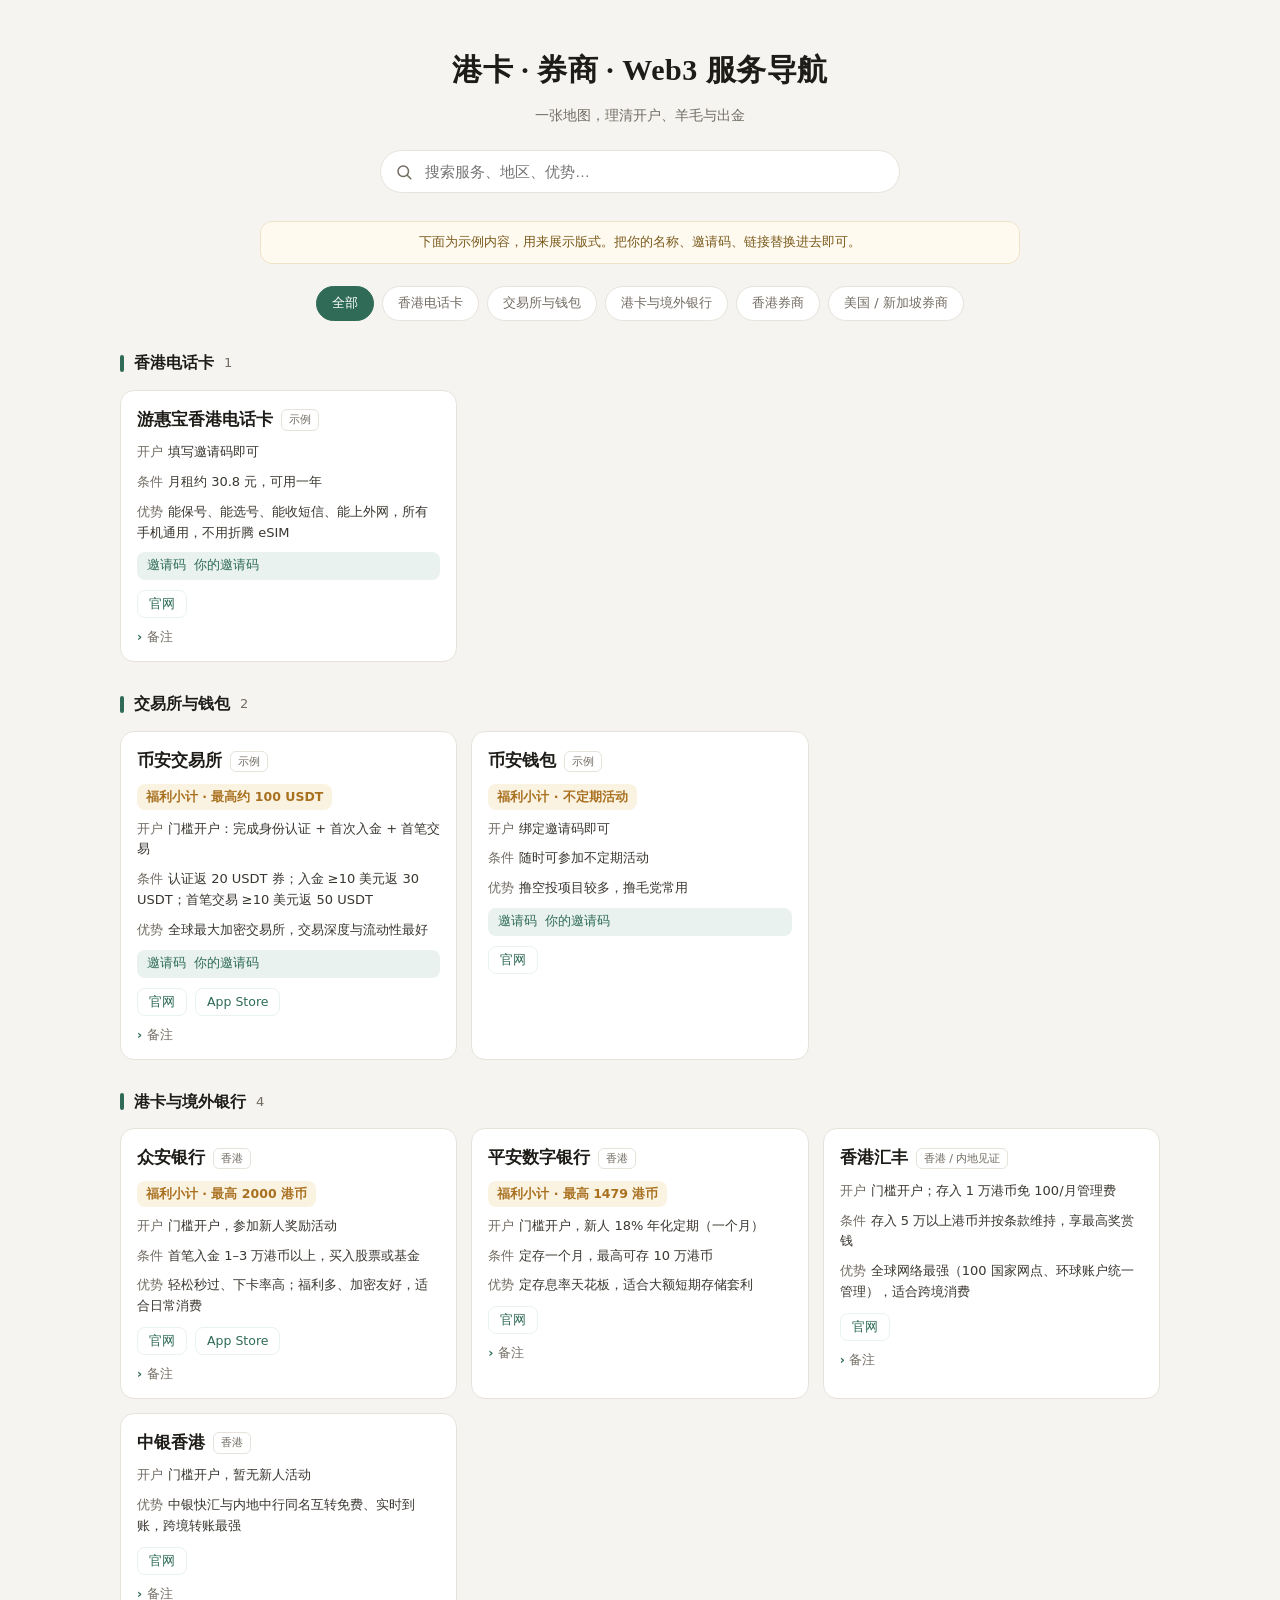
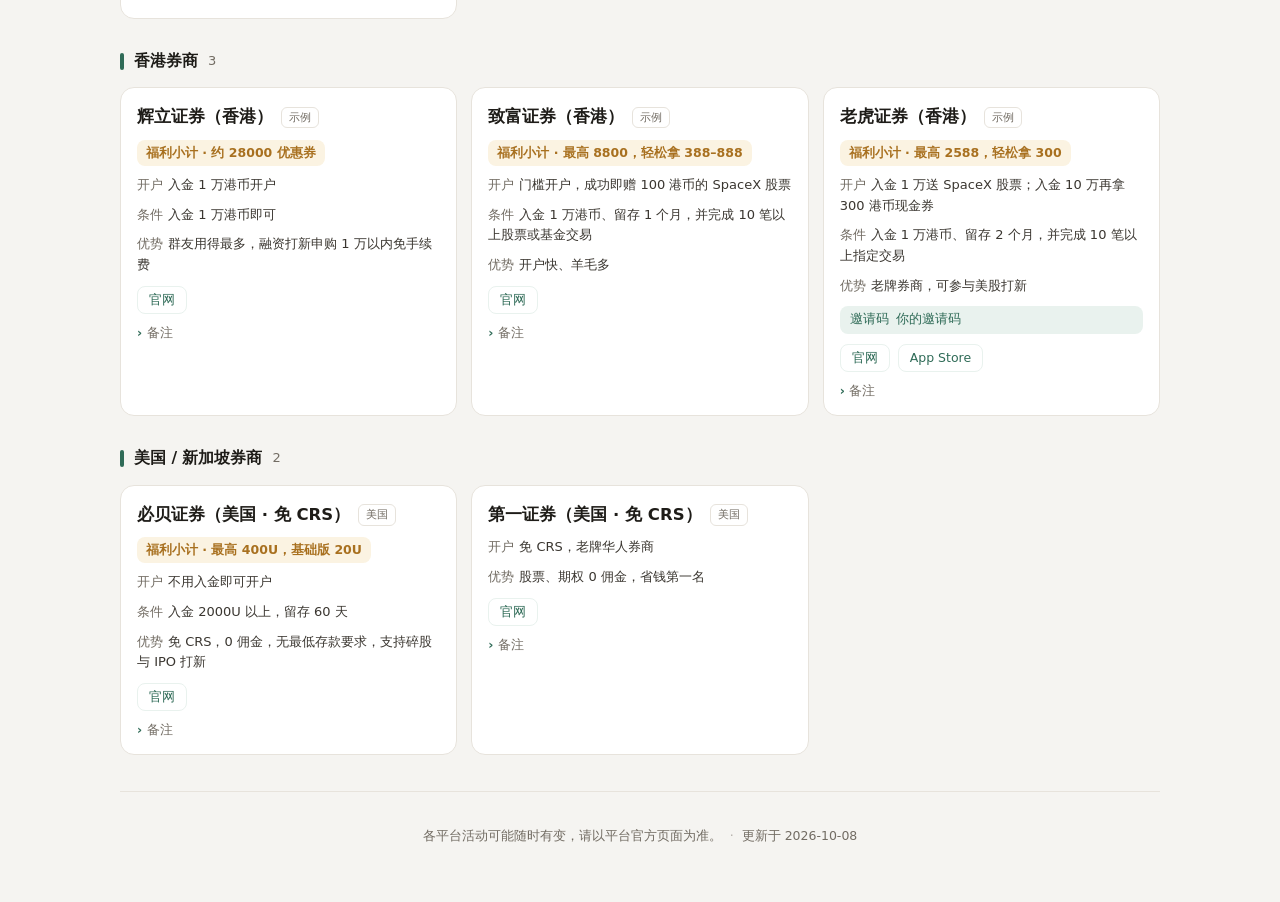
<file: 第1批/my-sites/hk-nav/index.html>
<!DOCTYPE html>
<html lang="zh-CN">
<head>
<meta charset="utf-8">
<meta name="viewport" content="width=device-width, initial-scale=1">
<title>港卡 · 券商 · Web3 服务导航</title>
<style>
  :root{
    --bg:#f5f4f1; --card:#ffffff; --ink:#1e1c18; --muted:#726c63;
    --line:#e7e3dc; --accent:#2f6b57; --accent-soft:#e9f2ee;
    --gold:#a8701f; --gold-soft:#fbf3e2; --radius:14px;
  }
  *{box-sizing:border-box}
  html{-webkit-text-size-adjust:100%}
  body{
    margin:0; background:var(--bg); color:var(--ink); line-height:1.6;
    font-family:"Noto Sans SC","PingFang SC","Microsoft YaHei",system-ui,-apple-system,"Segoe UI",sans-serif;
    -webkit-font-smoothing:antialiased;
  }
  .wrap{max-width:1080px; margin:0 auto; padding:0 20px}

  /* 顶部 */
  header.top{padding:46px 0 8px; text-align:center}
  h1.title{font-family:"Noto Serif SC",Georgia,"Songti SC",serif; font-size:30px; margin:0 0 10px; letter-spacing:.5px; font-weight:700}
  .sub{color:var(--muted); font-size:14px; margin:0}
  .searchbar{margin:24px auto 0; max-width:520px; position:relative}
  .searchbar input{
    width:100%; padding:12px 18px 12px 44px; border:1px solid var(--line);
    border-radius:999px; background:#fff; font-size:15px; color:var(--ink); outline:none;
    transition:border-color .2s, box-shadow .2s;
  }
  .searchbar input:focus{border-color:var(--accent); box-shadow:0 0 0 4px var(--accent-soft)}
  .searchbar svg{position:absolute; left:15px; top:50%; transform:translateY(-50%); color:var(--muted)}

  .banner{
    max-width:760px; margin:20px auto 0; background:#fffaf0; border:1px solid #f0e2c8;
    color:#7a5a1c; border-radius:12px; padding:10px 16px; font-size:13px; text-align:center;
  }

  /* 分类筛选 */
  .chips{display:flex; flex-wrap:wrap; gap:8px; justify-content:center; margin:22px 0 4px}
  .chip{
    border:1px solid var(--line); background:#fff; color:var(--muted);
    padding:6px 15px; border-radius:999px; font-size:13px; cursor:pointer;
    transition:all .18s; user-select:none;
  }
  .chip:hover{color:var(--ink)}
  .chip.active{background:var(--accent); color:#fff; border-color:var(--accent)}

  /* 分类区块 */
  section.cat{margin:30px 0 8px}
  .cat-title{display:flex; align-items:center; gap:10px; font-size:15.5px; font-weight:600; margin:0 0 14px}
  .cat-title::before{content:""; width:4px; height:17px; background:var(--accent); border-radius:2px}
  .cat-title .count{color:var(--muted); font-weight:400; font-size:13px}

  .grid{display:grid; grid-template-columns:repeat(auto-fill,minmax(300px,1fr)); gap:14px}

  /* 卡片 */
  .card{
    background:var(--card); border:1px solid var(--line); border-radius:var(--radius);
    padding:16px 16px 14px; display:flex; flex-direction:column; gap:9px;
    transition:box-shadow .2s, transform .2s, border-color .2s;
  }
  .card:hover{box-shadow:0 10px 26px -14px rgba(0,0,0,.20); border-color:#ddd8cf}
  .card .head{display:flex; align-items:center; gap:8px; flex-wrap:wrap}
  .card h3{margin:0; font-size:16.5px}
  .badge{font-size:11px; color:var(--muted); border:1px solid var(--line); border-radius:6px; padding:1px 7px; font-weight:400}
  .amount{align-self:flex-start; font-size:12.5px; color:var(--gold); background:var(--gold-soft); border-radius:8px; padding:3px 9px; font-weight:600}
  .row{font-size:13px; color:#3a3630}
  .row .k{color:var(--muted); font-weight:500; margin-right:5px}
  .code{
    display:inline-flex; align-items:center; gap:6px; background:var(--accent-soft);
    color:var(--accent); border-radius:8px; padding:3px 9px; font-size:12.5px;
    cursor:pointer; font-family:ui-monospace,"JetBrains Mono",Consolas,monospace;
    border:1px solid transparent; transition:border-color .15s;
  }
  .code:hover{border-color:var(--accent)}
  .links{display:flex; gap:8px; flex-wrap:wrap; margin-top:1px}
  .links a{
    font-size:12.5px; color:var(--accent); text-decoration:none;
    border:1px solid var(--accent-soft); padding:3px 11px; border-radius:8px; transition:background .15s;
  }
  .links a:hover{background:var(--accent-soft)}
  details.note{font-size:12.5px; color:var(--muted)}
  details.note summary{cursor:pointer; outline:none; list-style:none}
  details.note summary::-webkit-details-marker{display:none}
  details.note summary::before{content:"› "; color:var(--accent); font-weight:700}
  details.note[open] summary::before{content:"⌄ "}
  details.note p{margin:6px 0 0; padding-left:12px}

  .empty{text-align:center; color:var(--muted); padding:60px 0; font-size:14px}

  footer{padding:34px 0 56px; text-align:center; color:var(--muted); font-size:12.5px; border-top:1px solid var(--line); margin-top:36px}
  footer .dot{margin:0 8px; opacity:.5}
</style>
</head>
<body>
  <div class="wrap">
    <header class="top">
      <h1 class="title" id="siteTitle">港卡 · 券商 · Web3 服务导航</h1>
      <p class="sub" id="siteSub">一张地图，理清开户、羊毛与出金</p>
      <div class="searchbar">
        <svg width="18" height="18" viewBox="0 0 24 24" fill="none" stroke="currentColor" stroke-width="2" stroke-linecap="round"><circle cx="11" cy="11" r="7"></circle><line x1="21" y1="21" x2="16.65" y2="16.65"></line></svg>
        <input id="search" type="text" placeholder="搜索服务、地区、优势…">
      </div>
    </header>

    <div class="banner" id="banner">下面为示例内容，用来展示版式。把你的名称、邀请码、链接替换进去即可。</div>

    <div class="chips" id="chips"></div>
    <main id="main"></main>

    <footer id="footer"></footer>
  </div>

<script>
/* =========================================================
   ① 数据区：你只需要改这里
   ---------------------------------------------------------
   每个服务是一个 {} ，字段说明：
     name      服务名
     region    地区（角标）
     amount    福利小计，卡片上那行金色标签（可留空 ""）
     channel   开户渠道 / 要求 / 邀请码说明
     condition 完成条件
     advantage 主要优势
     code      邀请码（可留空 ""）
     note      备注 / 教程说明（可留空 ""）
     links     链接，逗号分隔，格式 {label:"按钮文字", url:"网址"}
   ========================================================= */
const SITE = {
  title: "港卡 · 券商 · Web3 服务导航",
  subtitle: "一张地图，理清开户、羊毛与出金",
  banner: "下面为示例内容，用来展示版式。把你的名称、邀请码、链接替换进去即可。",
  notice: "各平台活动可能随时有变，请以平台官方页面为准。",
  updated: "更新于 2026-10-08",

  categories: [
    {
      name: "香港电话卡",
      items: [
        {
          name: "游惠宝香港电话卡",
          region: "示例",
          amount: "",
          channel: "填写邀请码即可",
          condition: "月租约 30.8 元，可用一年",
          advantage: "能保号、能选号、能收短信、能上外网，所有手机通用，不用折腾 eSIM",
          code: "你的邀请码",
          note: "扫小程序码，或搜小程序「游惠宝」。",
          links: [ {label:"官网", url:"#"} ]
        }
      ]
    },
    {
      name: "交易所与钱包",
      items: [
        {
          name: "币安交易所",
          region: "示例",
          amount: "最高约 100 USDT",
          channel: "门槛开户：完成身份认证 + 首次入金 + 首笔交易",
          condition: "认证返 20 USDT 券；入金 ≥10 美元返 30 USDT；首笔交易 ≥10 美元返 50 USDT",
          advantage: "全球最大加密交易所，交易深度与流动性最好",
          code: "你的邀请码",
          note: "港区 App Store 搜索「Binance」。",
          links: [ {label:"官网", url:"#"}, {label:"App Store", url:"#"} ]
        },
        {
          name: "币安钱包",
          region: "示例",
          amount: "不定期活动",
          channel: "绑定邀请码即可",
          condition: "随时可参加不定期活动",
          advantage: "撸空投项目较多，撸毛党常用",
          code: "你的邀请码",
          note: "",
          links: [ {label:"官网", url:"#"} ]
        }
      ]
    },
    {
      name: "港卡与境外银行",
      items: [
        {
          name: "众安银行",
          region: "香港",
          amount: "最高 2000 港币",
          channel: "门槛开户，参加新人奖励活动",
          condition: "首笔入金 1–3 万港币以上，买入股票或基金",
          advantage: "轻松秒过、下卡率高；福利多、加密友好，适合日常消费",
          code: "",
          note: "港区 App Store 搜索「ZA Bank」。",
          links: [ {label:"官网", url:"#"}, {label:"App Store", url:"#"} ]
        },
        {
          name: "平安数字银行",
          region: "香港",
          amount: "最高 1479 港币",
          channel: "门槛开户，新人 18% 年化定期（一个月）",
          condition: "定存一个月，最高可存 10 万港币",
          advantage: "定存息率天花板，适合大额短期存储套利",
          code: "",
          note: "港区 App Store 搜索「平安数字银行」。",
          links: [ {label:"官网", url:"#"} ]
        },
        {
          name: "香港汇丰",
          region: "香港 / 内地见证",
          amount: "",
          channel: "门槛开户；存入 1 万港币免 100/月管理费",
          condition: "存入 5 万以上港币并按条款维持，享最高奖赏钱",
          advantage: "全球网络最强（100 国家网点、环球账户统一管理），适合跨境消费",
          code: "",
          note: "港区 App Store 搜索「HSBC」。",
          links: [ {label:"官网", url:"#"} ]
        },
        {
          name: "中银香港",
          region: "香港",
          amount: "",
          channel: "门槛开户，暂无新人活动",
          condition: "",
          advantage: "中银快汇与内地中行同名互转免费、实时到账，跨境转账最强",
          code: "",
          note: "港区 App Store 搜索「BOCHK」。",
          links: [ {label:"官网", url:"#"} ]
        }
      ]
    },
    {
      name: "香港券商",
      items: [
        {
          name: "辉立证券（香港）",
          region: "示例",
          amount: "约 28000 优惠券",
          channel: "入金 1 万港币开户",
          condition: "入金 1 万港币即可",
          advantage: "群友用得最多，融资打新申购 1 万以内免手续费",
          code: "",
          note: "港区 App Store 搜索「辉立香港」。",
          links: [ {label:"官网", url:"#"} ]
        },
        {
          name: "致富证券（香港）",
          region: "示例",
          amount: "最高 8800，轻松拿 388–888",
          channel: "门槛开户，成功即赠 100 港币的 SpaceX 股票",
          condition: "入金 1 万港币、留存 1 个月，并完成 10 笔以上股票或基金交易",
          advantage: "开户快、羊毛多",
          code: "",
          note: "港区 App Store 搜索「致富证券」。",
          links: [ {label:"官网", url:"#"} ]
        },
        {
          name: "老虎证券（香港）",
          region: "示例",
          amount: "最高 2588，轻松拿 300",
          channel: "入金 1 万送 SpaceX 股票；入金 10 万再拿 300 港币现金券",
          condition: "入金 1 万港币、留存 2 个月，并完成 10 笔以上指定交易",
          advantage: "老牌券商，可参与美股打新",
          code: "你的邀请码",
          note: "需提前报手机号报备。港区 App Store 搜索「Tiger Trade」。",
          links: [ {label:"官网", url:"#"}, {label:"App Store", url:"#"} ]
        }
      ]
    },
    {
      name: "美国 / 新加坡券商",
      items: [
        {
          name: "必贝证券（美国 · 免 CRS）",
          region: "美国",
          amount: "最高 400U，基础版 20U",
          channel: "不用入金即可开户",
          condition: "入金 2000U 以上，留存 60 天",
          advantage: "免 CRS，0 佣金，无最低存款要求，支持碎股与 IPO 打新",
          code: "",
          note: "港区 App Store 搜索「BBAE」。",
          links: [ {label:"官网", url:"#"} ]
        },
        {
          name: "第一证券（美国 · 免 CRS）",
          region: "美国",
          amount: "",
          channel: "免 CRS，老牌华人券商",
          condition: "",
          advantage: "股票、期权 0 佣金，省钱第一名",
          code: "",
          note: "港区 App Store 搜索「First Trade」。",
          links: [ {label:"官网", url:"#"} ]
        }
      ]
    }
  ]
};

/* =========================================================
   ② 渲染逻辑：一般不用动
   ========================================================= */
const $ = s => document.querySelector(s);
let activeCat = "全部";

function esc(s){ return (s||"").replace(/[&<>"]/g, c => ({'&':'&amp;','<':'&lt;','>':'&gt;','"':'&quot;'}[c])); }

function chipNames(){ return ["全部", ...SITE.categories.map(c => c.name)]; }

function renderChips(){
  $("#chips").innerHTML = chipNames().map(n =>
    `<span class="chip${n===activeCat?' active':''}" data-cat="${esc(n)}">${esc(n)}</span>`
  ).join("");
  document.querySelectorAll(".chip").forEach(el => {
    el.onclick = () => { activeCat = el.dataset.cat; renderChips(); render(); };
  });
}

function cardHTML(it){
  const links = (it.links||[]).map(l =>
    `<a href="${esc(l.url||'#')}" target="_blank" rel="noopener">${esc(l.label)}</a>`).join("");
  return `
    <article class="card">
      <div class="head">
        <h3>${esc(it.name)}</h3>
        ${it.region ? `<span class="badge">${esc(it.region)}</span>` : ""}
      </div>
      ${it.amount ? `<span class="amount">福利小计 · ${esc(it.amount)}</span>` : ""}
      ${it.channel ? `<div class="row"><span class="k">开户</span>${esc(it.channel)}</div>` : ""}
      ${it.condition ? `<div class="row"><span class="k">条件</span>${esc(it.condition)}</div>` : ""}
      ${it.advantage ? `<div class="row"><span class="k">优势</span>${esc(it.advantage)}</div>` : ""}
      ${it.code ? `<span class="code" data-code="${esc(it.code)}" title="点击复制">邀请码 ${esc(it.code)}</span>` : ""}
      ${links ? `<div class="links">${links}</div>` : ""}
      ${it.note ? `<details class="note"><summary>备注</summary><p>${esc(it.note)}</p></details>` : ""}
    </article>`;
}

function render(){
  const q = ($("#search").value || "").trim().toLowerCase();
  let html = "", total = 0;

  SITE.categories.forEach(cat => {
    if (activeCat !== "全部" && activeCat !== cat.name) return;
    const items = cat.items.filter(it => {
      if (!q) return true;
      const blob = [it.name,it.region,it.channel,it.condition,it.advantage,it.note,it.code].join(" ").toLowerCase();
      return blob.includes(q);
    });
    if (!items.length) return;
    total += items.length;
    html += `<section class="cat">
      <h2 class="cat-title">${esc(cat.name)}<span class="count">${items.length}</span></h2>
      <div class="grid">${items.map(cardHTML).join("")}</div>
    </section>`;
  });

  $("#main").innerHTML = html || `<div class="empty">没有匹配的结果，换个关键词试试。</div>`;

  document.querySelectorAll(".code").forEach(el => {
    el.onclick = () => {
      const t = el.dataset.code;
      navigator.clipboard && navigator.clipboard.writeText(t);
      const old = el.textContent;
      el.textContent = "已复制";
      setTimeout(() => el.textContent = old, 900);
    };
  });
}

// 初始化
$("#siteTitle").textContent = SITE.title;
$("#siteSub").textContent = SITE.subtitle;
$("#banner").textContent = SITE.banner;
$("#banner").style.display = SITE.banner ? "" : "none";
$("#footer").innerHTML = `${esc(SITE.notice)}<span class="dot">·</span>${esc(SITE.updated)}`;
$("#search").oninput = render;
renderChips();
render();
</script>
</body>
</html>
</file>
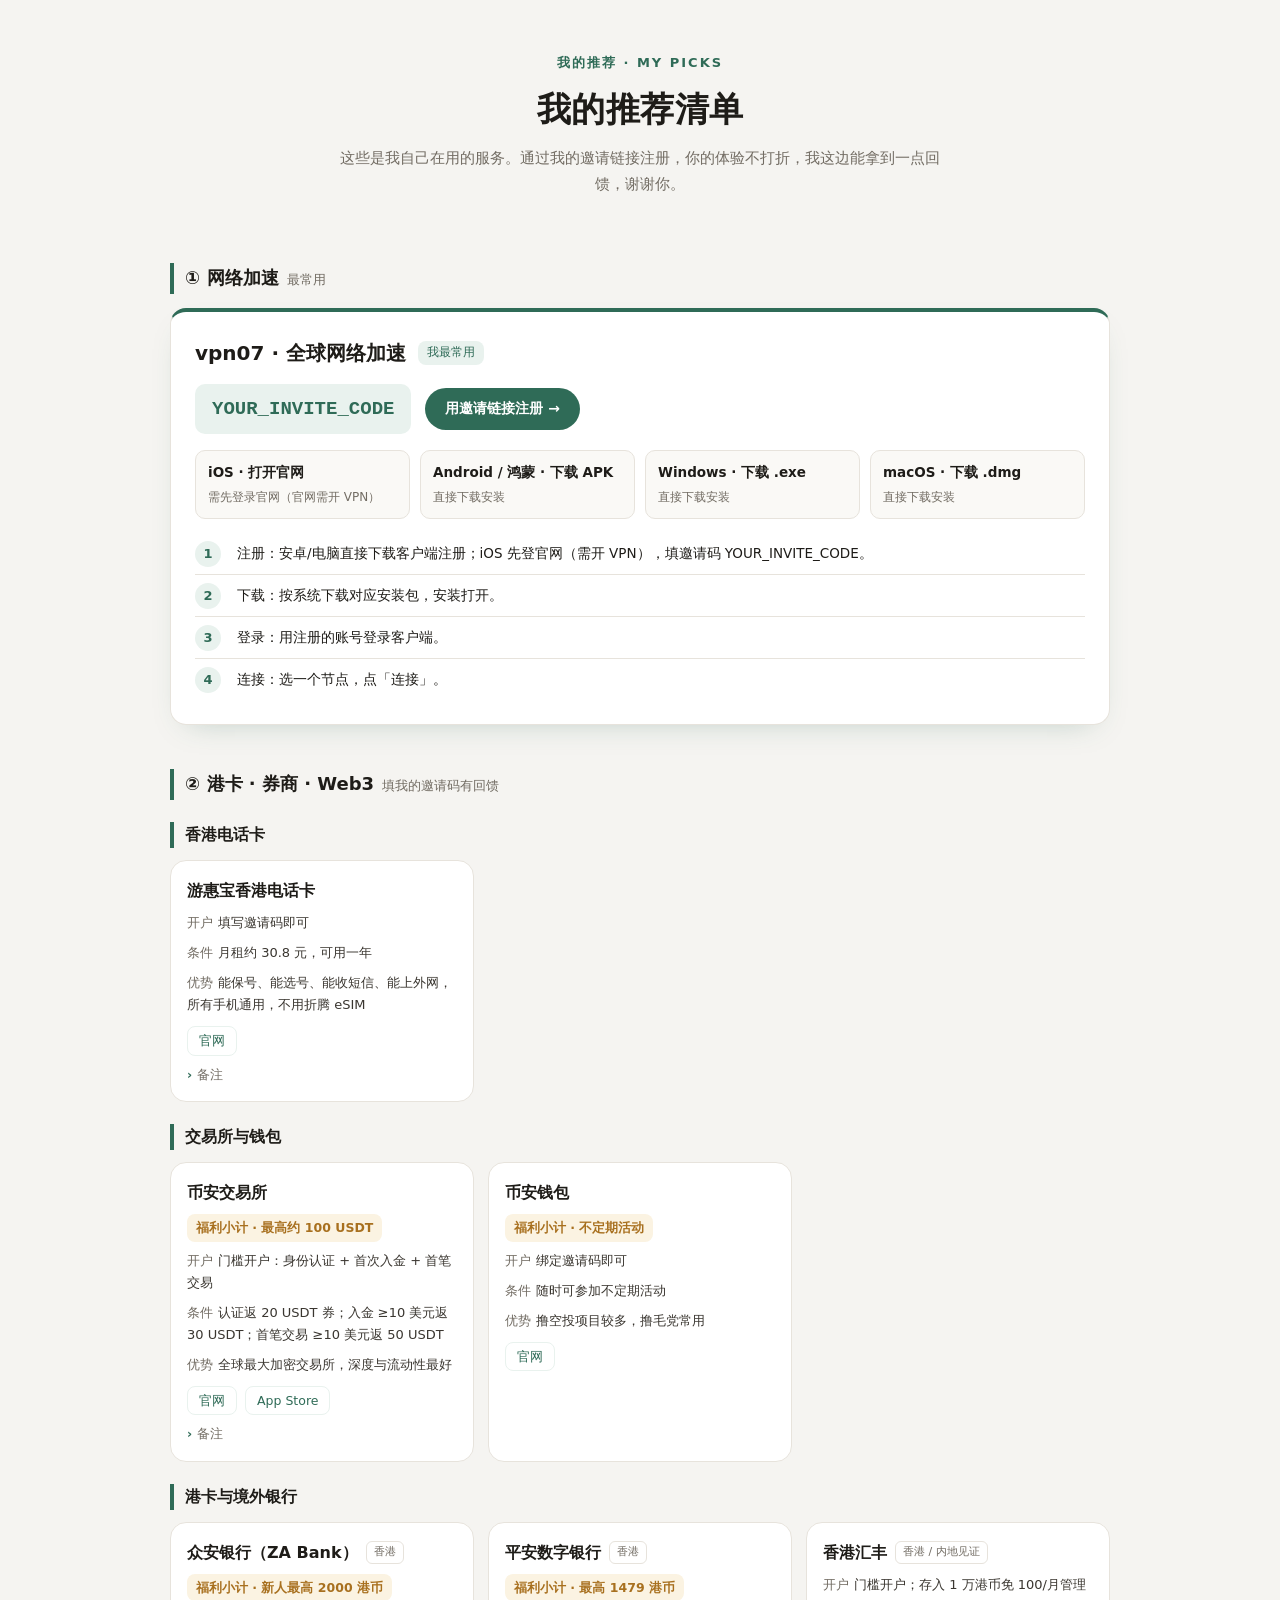
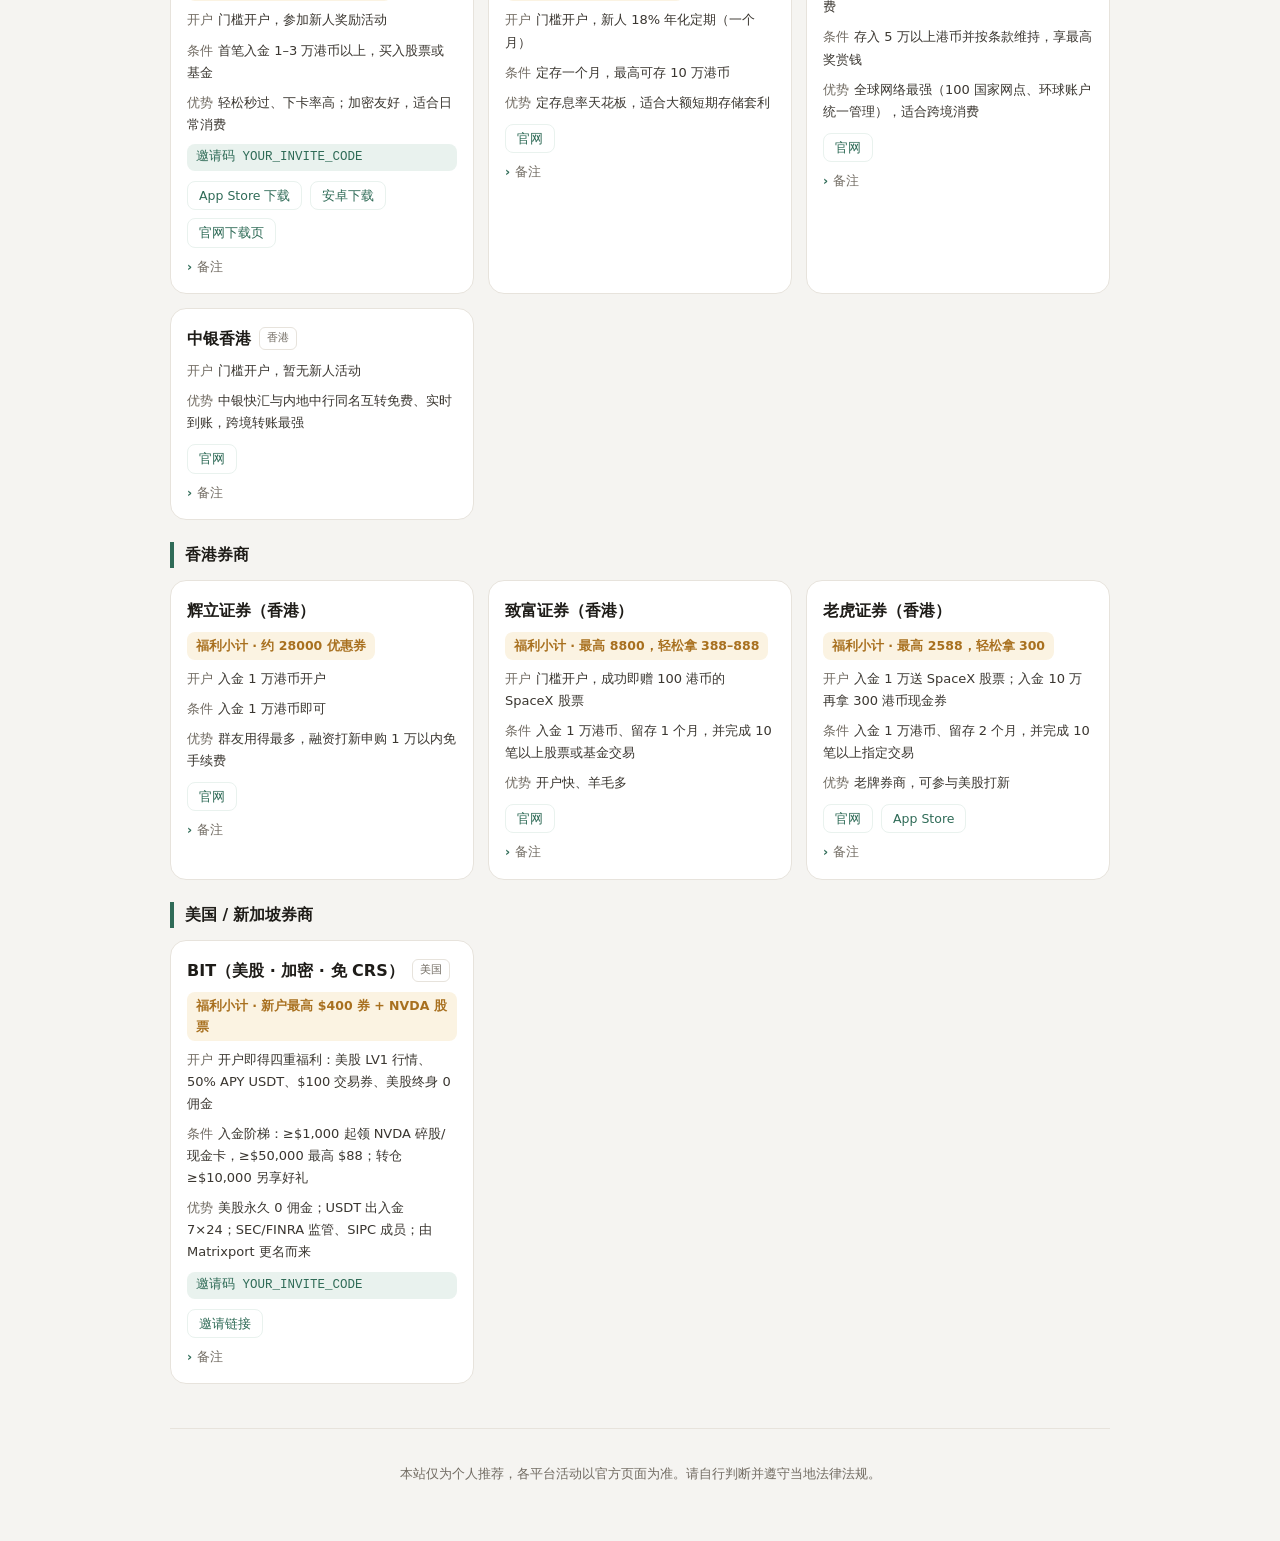
<file: 第1批/my-sites/invite-hub/index.html>
﻿<!DOCTYPE html>
<html lang="zh-CN">
<head>
<meta charset="utf-8">
<meta name="viewport" content="width=device-width, initial-scale=1">
<title>我的推荐清单 · 邀请与回馈</title>
<style>
  :root{
    --bg:#f5f4f1; --card:#ffffff; --ink:#1e1c18; --muted:#726c63;
    --line:#e7e3dc; --accent:#2f6b57; --accent-soft:#e9f2ee;
    --gold:#a8701f; --gold-soft:#fbf3e2; --radius:16px;
  }
  *{box-sizing:border-box}
  body{margin:0;background:var(--bg);color:var(--ink);line-height:1.7;
    font-family:"Noto Sans SC","PingFang SC","Microsoft YaHei",system-ui,sans-serif;-webkit-font-smoothing:antialiased}
  .wrap{max-width:980px;margin:0 auto;padding:0 20px}

  header.top{padding:52px 0 22px;text-align:center}
  .brand{font-size:13px;letter-spacing:2px;color:var(--accent);font-weight:600;margin-bottom:14px}
  h1{font-family:"Noto Serif SC",Georgia,"Songti SC",serif;font-size:34px;margin:0 0 14px;letter-spacing:.5px;line-height:1.3}
  .lead{color:var(--muted);font-size:15px;max-width:620px;margin:0 auto}

  h2{font-size:18px;margin:44px 0 14px;padding-left:11px;border-left:4px solid var(--accent)}
  h2 .n{color:var(--muted);font-weight:500;font-size:13px;margin-left:8px}

  /* VPN 高亮块 */
  .hl{background:#fff;border:1px solid var(--line);border-radius:var(--radius);padding:24px;
    box-shadow:0 12px 30px -18px rgba(47,107,87,.35);border-top:4px solid var(--accent)}
  .hl .head{display:flex;align-items:center;gap:12px;flex-wrap:wrap;margin-bottom:14px}
  .hl .head h3{margin:0;font-size:20px}
  .tag{font-size:11.5px;background:var(--accent-soft);color:var(--accent);border-radius:8px;padding:2px 9px}
  .codeline{display:flex;align-items:center;gap:14px;flex-wrap:wrap;margin:6px 0 16px}
  .code{display:inline-flex;align-items:center;gap:8px;background:var(--accent-soft);color:var(--accent);
    border-radius:10px;padding:8px 16px;font-size:19px;font-weight:700;cursor:pointer;
    font-family:ui-monospace,"JetBrains Mono",Consolas,monospace;border:1px dashed transparent}
  .code:hover{border-color:var(--accent)}
  .cta{display:inline-flex;align-items:center;gap:8px;background:var(--accent);color:#fff;text-decoration:none;
    padding:9px 20px;border-radius:999px;font-size:14px;font-weight:600}
  .dl{display:grid;grid-template-columns:repeat(auto-fit,minmax(180px,1fr));gap:10px;margin:14px 0}
  .dl a{display:block;background:#faf9f6;border:1px solid var(--line);border-radius:10px;padding:10px 12px;
    font-size:13px;color:var(--ink);text-decoration:none}
  .dl a:hover{border-color:var(--accent);color:var(--accent)}
  .dl a b{display:block;font-size:13.5px;margin-bottom:2px}
  .dl a span{color:var(--muted);font-size:12px}
  ol.steps{list-style:none;counter-reset:s;padding:0;margin:12px 0 0}
  ol.steps li{counter-increment:s;position:relative;padding:9px 0 9px 42px;border-bottom:1px solid var(--line);font-size:13.5px}
  ol.steps li:last-child{border-bottom:none}
  ol.steps li::before{content:counter(s);position:absolute;left:0;top:8px;width:26px;height:26px;border-radius:50%;
    background:var(--accent-soft);color:var(--accent);font-weight:700;display:flex;align-items:center;justify-content:center;font-size:13px}

  /* 分类卡片 */
  .grid{display:grid;grid-template-columns:repeat(auto-fill,minmax(300px,1fr));gap:14px}
  .card{background:#fff;border:1px solid var(--line);border-radius:var(--radius);padding:16px;display:flex;flex-direction:column;gap:8px}
  .card:hover{box-shadow:0 10px 26px -16px rgba(0,0,0,.18)}
  .card .hd{display:flex;align-items:center;gap:8px;flex-wrap:wrap}
  .card h4{margin:0;font-size:16px}
  .badge{font-size:11px;color:var(--muted);border:1px solid var(--line);border-radius:6px;padding:1px 7px;font-weight:400}
  .amount{align-self:flex-start;font-size:12.5px;color:var(--gold);background:var(--gold-soft);border-radius:8px;padding:3px 9px;font-weight:600}
  .row{font-size:13px;color:#3a3630}
  .row .k{color:var(--muted);margin-right:5px}
  .ccode{display:inline-flex;align-items:center;gap:6px;background:var(--accent-soft);color:var(--accent);
    border-radius:8px;padding:3px 9px;font-size:12.5px;cursor:pointer;font-family:ui-monospace,Consolas,monospace}
  .links{display:flex;gap:8px;flex-wrap:wrap;margin-top:2px}
  .links a{font-size:12.5px;color:var(--accent);text-decoration:none;border:1px solid var(--accent-soft);padding:3px 11px;border-radius:8px}
  .links a:hover{background:var(--accent-soft)}
  details{font-size:12.5px;color:var(--muted)}
  details summary{cursor:pointer;list-style:none;outline:none}
  details summary::-webkit-details-marker{display:none}
  details summary::before{content:"› ";color:var(--accent);font-weight:700}
  details[open] summary::before{content:"⌄ "}
  details p{margin:6px 0 0;padding-left:12px}

  footer{padding:34px 0 56px;text-align:center;color:var(--muted);font-size:12.5px;border-top:1px solid var(--line);margin-top:44px}
</style>
</head>
<body>

<!-- =========================================================
     ① 数据区：你只需要改这里
     ========================================================= -->
<script>
const SITE = {
  brand: "我的推荐 · MY PICKS",
  title: "我的推荐清单",
  lead: "这些是我自己在用的服务。通过我的邀请链接注册，你的体验不打折，我这边能拿到一点回馈，谢谢你。",

  vpn: {
    name: "vpn07 · 全球网络加速",
    tag: "我最常用",
    code: "YOUR_INVITE_CODE",
    url: "https://vpn07.com/index.html#/register?code=YOUR_INVITE_CODE",
    inviteText: "我在用 vpn07，邀请你一起用！注册时填写我的邀请码：YOUR_INVITE_CODE",
    downloads: [
      { os:"iOS", note:"需先登录官网（官网需开 VPN）", url:"https://vpn07.com/index.html#/register?code=YOUR_INVITE_CODE", label:"打开官网" },
      { os:"Android / 鸿蒙", note:"直接下载安装", url:"https://2.clash2.com/07anzhuo.apk", label:"下载 APK" },
      { os:"Windows", note:"直接下载安装", url:"https://2.clash2.com/07windows.exe", label:"下载 .exe" },
      { os:"macOS", note:"直接下载安装", url:"https://2.clash2.com/07macos.dmg", label:"下载 .dmg" }
    ],
    steps: [
      "注册：安卓/电脑直接下载客户端注册；iOS 先登官网（需开 VPN），填邀请码 YOUR_INVITE_CODE。",
      "下载：按系统下载对应安装包，安装打开。",
      "登录：用注册的账号登录客户端。",
      "连接：选一个节点，点「连接」。"
    ]
  },

  cats: [
    { name:"香港电话卡", items:[
      { name:"游惠宝香港电话卡", region:"", amount:"", channel:"填写邀请码即可",
        condition:"月租约 30.8 元，可用一年",
        advantage:"能保号、能选号、能收短信、能上外网，所有手机通用，不用折腾 eSIM",
        code:"", note:"搜小程序「游惠宝」。", links:[{label:"官网",url:"#"}] }
    ]},
    { name:"交易所与钱包", items:[
      { name:"币安交易所", region:"", amount:"最高约 100 USDT", channel:"门槛开户：身份认证 + 首次入金 + 首笔交易",
        condition:"认证返 20 USDT 券；入金 ≥10 美元返 30 USDT；首笔交易 ≥10 美元返 50 USDT",
        advantage:"全球最大加密交易所，深度与流动性最好", code:"", note:"港区 App Store 搜索「Binance」。",
        links:[{label:"官网",url:"#"},{label:"App Store",url:"#"}] },
      { name:"币安钱包", region:"", amount:"不定期活动", channel:"绑定邀请码即可",
        condition:"随时可参加不定期活动", advantage:"撸空投项目较多，撸毛党常用",
        code:"", note:"", links:[{label:"官网",url:"#"}] }
    ]},
    { name:"港卡与境外银行", items:[
      { name:"众安银行（ZA Bank）", region:"香港", amount:"新人最高 2000 港币", channel:"门槛开户，参加新人奖励活动",
        condition:"首笔入金 1–3 万港币以上，买入股票或基金",
        advantage:"轻松秒过、下卡率高；加密友好，适合日常消费", code:"YOUR_INVITE_CODE",
        note:"推荐活动至 2026-10-28（推荐奖赏最高 8,000）。港区 App Store 搜索「ZA Bank」。",
        links:[{label:"App Store 下载",url:"https://apps.apple.com/hk/app/za-bank/id1477150600"},{label:"安卓下载",url:"https://play.google.com/store/apps/details?id=com.zhongan.ibank"},{label:"官网下载页",url:"https://bank.za.group/hk/app-download"}] },
      { name:"平安数字银行", region:"香港", amount:"最高 1479 港币", channel:"门槛开户，新人 18% 年化定期（一个月）",
        condition:"定存一个月，最高可存 10 万港币", advantage:"定存息率天花板，适合大额短期存储套利", code:"",
        note:"港区 App Store 搜索「平安数字银行」。", links:[{label:"官网",url:"#"}] },
      { name:"香港汇丰", region:"香港 / 内地见证", amount:"", channel:"门槛开户；存入 1 万港币免 100/月管理费",
        condition:"存入 5 万以上港币并按条款维持，享最高奖赏钱",
        advantage:"全球网络最强（100 国家网点、环球账户统一管理），适合跨境消费", code:"",
        note:"港区 App Store 搜索「HSBC」。", links:[{label:"官网",url:"#"}] },
      { name:"中银香港", region:"香港", amount:"", channel:"门槛开户，暂无新人活动", condition:"",
        advantage:"中银快汇与内地中行同名互转免费、实时到账，跨境转账最强", code:"",
        note:"港区 App Store 搜索「BOCHK」。", links:[{label:"官网",url:"#"}] }
    ]},
    { name:"香港券商", items:[
      { name:"辉立证券（香港）", region:"", amount:"约 28000 优惠券", channel:"入金 1 万港币开户",
        condition:"入金 1 万港币即可", advantage:"群友用得最多，融资打新申购 1 万以内免手续费", code:"",
        note:"港区 App Store 搜索「辉立香港」。", links:[{label:"官网",url:"#"}] },
      { name:"致富证券（香港）", region:"", amount:"最高 8800，轻松拿 388–888", channel:"门槛开户，成功即赠 100 港币的 SpaceX 股票",
        condition:"入金 1 万港币、留存 1 个月，并完成 10 笔以上股票或基金交易", advantage:"开户快、羊毛多", code:"",
        note:"港区 App Store 搜索「致富证券」。", links:[{label:"官网",url:"#"}] },
      { name:"老虎证券（香港）", region:"", amount:"最高 2588，轻松拿 300", channel:"入金 1 万送 SpaceX 股票；入金 10 万再拿 300 港币现金券",
        condition:"入金 1 万港币、留存 2 个月，并完成 10 笔以上指定交易", advantage:"老牌券商，可参与美股打新", code:"",
        note:"需提前报手机号报备。港区 App Store 搜索「Tiger Trade」。",
        links:[{label:"官网",url:"#"},{label:"App Store",url:"#"}] }
    ]},
    { name:"美国 / 新加坡券商", items:[
      { name:"BIT（美股 · 加密 · 免 CRS）", region:"美国", amount:"新户最高 $400 券 + NVDA 股票", channel:"开户即得四重福利：美股 LV1 行情、50% APY USDT、$100 交易券、美股终身 0 佣金", condition:"入金阶梯：≥$1,000 起领 NVDA 碎股/现金卡，≥$50,000 最高 $88；转仓 ≥$10,000 另享好礼", advantage:"美股永久 0 佣金；USDT 出入金 7×24；SEC/FINRA 监管、SIPC 成员；由 Matrixport 更名而来", code:"YOUR_INVITE_CODE", note:"注册时填邀请码 YOUR_INVITE_CODE。教程见官网帮助中心。", links:[{label:"邀请链接",url:"https://bit-us-landing.pages.dev/?invite_code=YOUR_INVITE_CODE"}] },
    ]}
  ],

  footer: "本站仅为个人推荐，各平台活动以官方页面为准。请自行判断并遵守当地法律法规。"
};
</script>
<!-- ② 以下为渲染逻辑，一般不用动 -->

<div class="wrap">
  <header class="top">
    <div class="brand" id="brand"></div>
    <h1 id="title"></h1>
    <p class="lead" id="lead"></p>
  </header>

  <h2>① 网络加速<span class="n">最常用</span></h2>
  <section class="hl">
    <div class="head"><h3 id="vpnName"></h3><span class="tag" id="vpnTag"></span></div>
    <div class="codeline">
      <span class="code" id="vpnCode" title="点击复制邀请码"></span>
      <a class="cta" id="vpnCta" href="#" target="_blank" rel="noopener">用邀请链接注册 →</a>
    </div>
    <div class="dl" id="vpnDl"></div>
    <ol class="steps" id="vpnSteps"></ol>
  </section>

  <h2>② 港卡 · 券商 · Web3<span class="n">填我的邀请码有回馈</span></h2>
  <div id="cats"></div>

  <footer id="footer"></footer>
</div>

<script>
const $ = s => document.querySelector(s);
const esc = s => (s||"").replace(/[&<>"]/g,c=>({'&':'&amp;','<':'&lt;','>':'&gt;','"':'&quot;'}[c]));

$("#brand").textContent = SITE.brand;
$("#title").textContent = SITE.title;
$("#lead").textContent = SITE.lead;

/* VPN 块 */
const v = SITE.vpn;
$("#vpnName").textContent = v.name;
$("#vpnTag").textContent = v.tag || "";
$("#vpnCode").textContent = v.code;
$("#vpnCta").href = v.url;
$("#vpnDl").innerHTML = v.downloads.map(d=>`<a href="${esc(d.url)}" target="_blank" rel="noopener"><b>${esc(d.os)} · ${esc(d.label)}</b><span>${esc(d.note)}</span></a>`).join("");
$("#vpnSteps").innerHTML = v.steps.map(s=>`<li>${esc(s)}</li>`).join("");

/* 分类卡片 */
$("#cats").innerHTML = SITE.cats.map(cat=>`
  <section style="margin:22px 0 6px">
    <h2 style="font-size:15.5px;margin:22px 0 12px">${esc(cat.name)}</h2>
    <div class="grid">
      ${cat.items.map(it=>`
        <article class="card">
          <div class="hd"><h4>${esc(it.name)}</h4>${it.region?`<span class="badge">${esc(it.region)}</span>`:""}</div>
          ${it.amount?`<span class="amount">福利小计 · ${esc(it.amount)}</span>`:""}
          ${it.channel?`<div class="row"><span class="k">开户</span>${esc(it.channel)}</div>`:""}
          ${it.condition?`<div class="row"><span class="k">条件</span>${esc(it.condition)}</div>`:""}
          ${it.advantage?`<div class="row"><span class="k">优势</span>${esc(it.advantage)}</div>`:""}
          ${it.code?`<span class="ccode" data-code="${esc(it.code)}">邀请码 ${esc(it.code)}</span>`:""}
          ${(it.links&&it.links.length)?`<div class="links">${it.links.map(l=>`<a href="${esc(l.url)}" target="_blank" rel="noopener">${esc(l.label)}</a>`).join("")}</div>`:""}
          ${it.note?`<details><summary>备注</summary><p>${esc(it.note)}</p></details>`:""}
        </article>`).join("")}
    </div>
  </section>`).join("");

$("#footer").textContent = SITE.footer;

/* 复制 */
function flash(el,t){const o=el.textContent;el.textContent=t;setTimeout(()=>el.textContent=o,900);}
$("#vpnCode").onclick = () => { navigator.clipboard&&navigator.clipboard.writeText(v.code); flash($("#vpnCode"),"已复制"); };
document.querySelectorAll(".ccode").forEach(el=>el.onclick=()=>{navigator.clipboard&&navigator.clipboard.writeText(el.dataset.code);flash(el,"已复制");});
</script>

<!-- 本地预览自动刷新：仅本机打开时生效，上线不影响 -->
<script>
if (["127.0.0.1","localhost"].includes(location.hostname)) {
  let __lm = null;
  setInterval(async () => {
    try {
      const r = await fetch(location.pathname, { method: "HEAD", cache: "no-store" });
      const lm = r.headers.get("last-modified");
      if (__lm && lm && lm !== __lm) location.reload();
      __lm = lm;
    } catch (e) {}
  }, 1500);
}
</script>
</body>
</html>
</file>
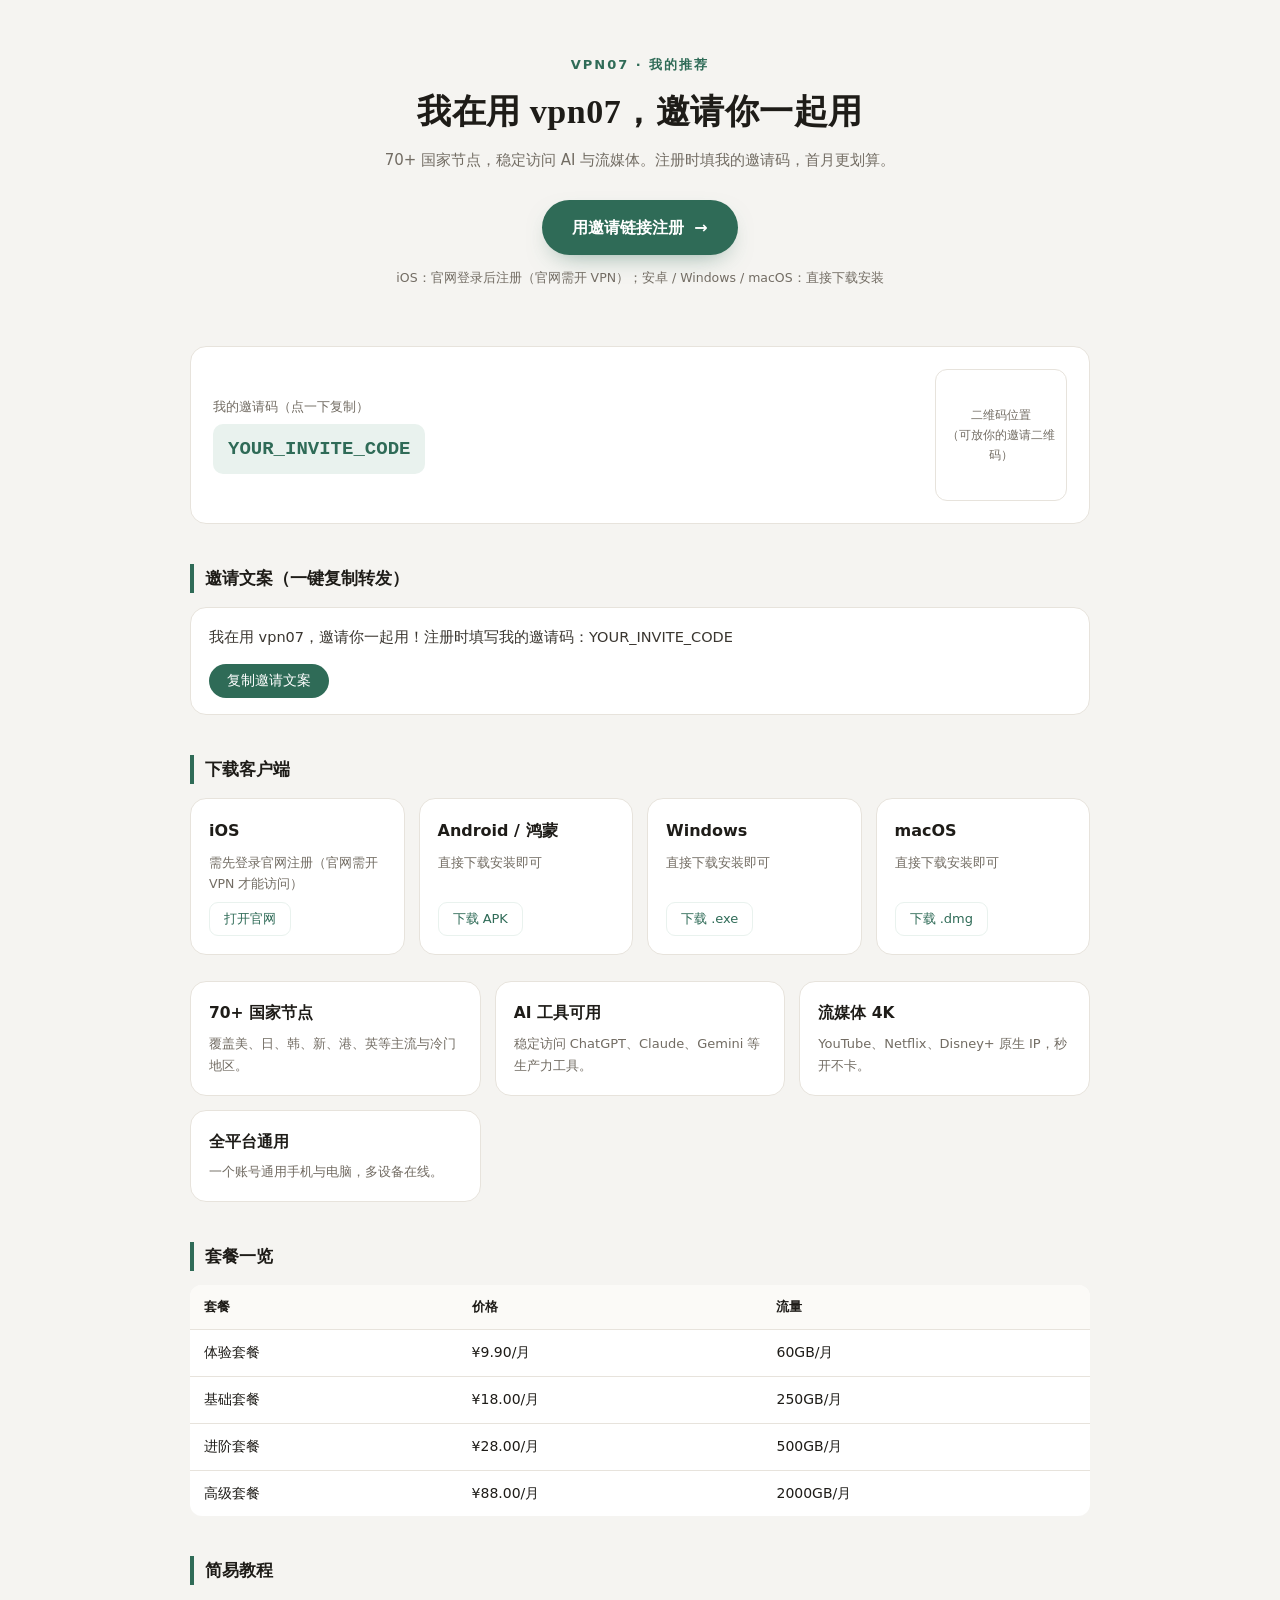
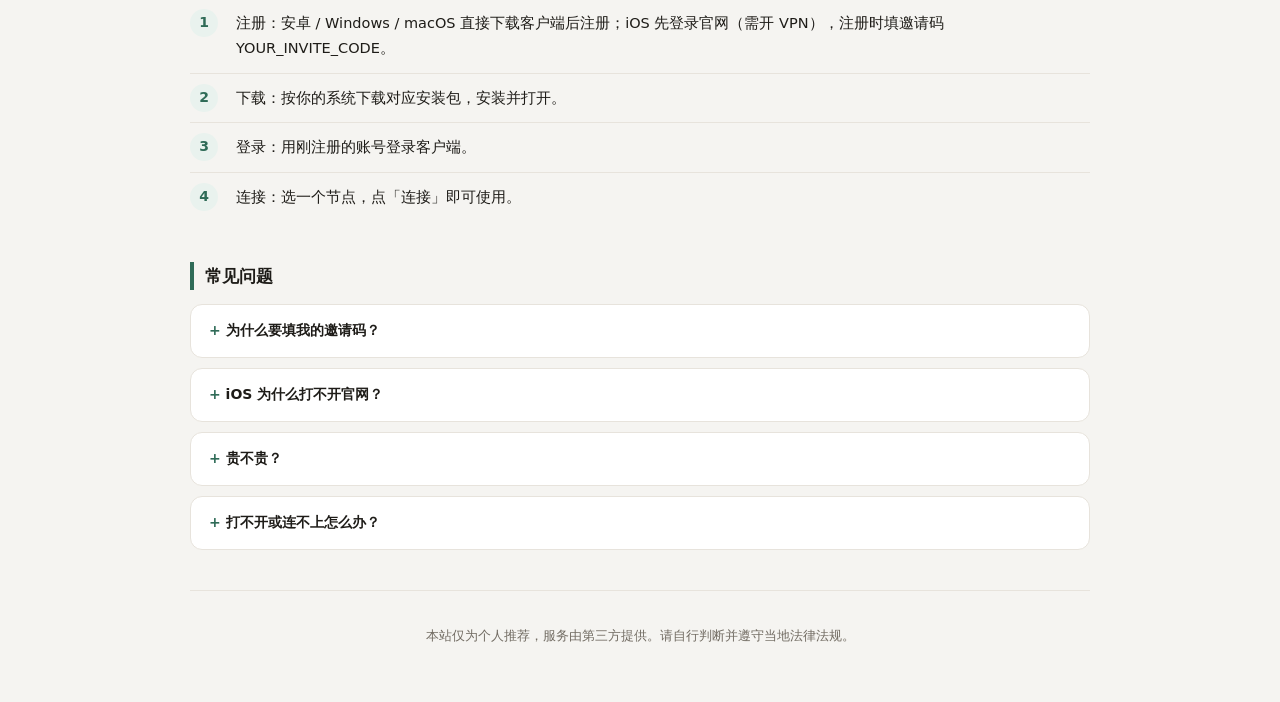
<file: 第1批/my-sites/vpn07/index.html>
﻿<!DOCTYPE html>
<html lang="zh-CN">
<head>
<meta charset="utf-8">
<meta name="viewport" content="width=device-width, initial-scale=1">
<title>vpn07 邀请 · 稳定快速的全球网络加速</title>
<style>
  :root{
    --bg:#f5f4f1; --card:#ffffff; --ink:#1e1c18; --muted:#726c63;
    --line:#e7e3dc; --accent:#2f6b57; --accent-soft:#e9f2ee;
    --gold:#a8701f; --gold-soft:#fbf3e2; --radius:16px;
  }
  *{box-sizing:border-box}
  body{margin:0;background:var(--bg);color:var(--ink);line-height:1.7;
    font-family:"Noto Sans SC","PingFang SC","Microsoft YaHei",system-ui,sans-serif;-webkit-font-smoothing:antialiased}
  .wrap{max-width:940px;margin:0 auto;padding:0 20px}

  header.top{padding:54px 0 26px;text-align:center}
  .brand{font-size:13px;letter-spacing:2px;color:var(--accent);font-weight:600;margin-bottom:14px}
  h1{font-family:"Noto Serif SC",Georgia,"Songti SC",serif;font-size:34px;margin:0 0 14px;letter-spacing:.5px;line-height:1.3}
  .lead{color:var(--muted);font-size:15px;max-width:600px;margin:0 auto 26px}
  .cta{display:inline-flex;align-items:center;gap:10px;background:var(--accent);color:#fff;
    padding:14px 30px;border-radius:999px;font-size:16px;font-weight:600;text-decoration:none;
    box-shadow:0 10px 26px -12px rgba(47,107,87,.6);transition:transform .15s, box-shadow .2s}
  .cta:hover{transform:translateY(-1px);box-shadow:0 14px 30px -12px rgba(47,107,87,.7)}
  .cta-sub{display:block;color:var(--muted);font-size:12.5px;margin-top:12px}

  .invite{background:#fff;border:1px solid var(--line);border-radius:var(--radius);padding:22px;margin:32px 0 8px;
    display:flex;gap:22px;align-items:center;justify-content:space-between;flex-wrap:wrap}
  .invite .label{font-size:12.5px;color:var(--muted);margin-bottom:6px}
  .code{display:inline-flex;align-items:center;gap:8px;background:var(--accent-soft);color:var(--accent);
    border-radius:10px;padding:8px 14px;font-size:19px;font-weight:700;cursor:pointer;
    font-family:ui-monospace,"JetBrains Mono",Consolas,monospace;border:1px dashed transparent}
  .code:hover{border-color:var(--accent)}
  .qr{width:132px;height:132px;border:1px solid var(--line);border-radius:12px;background:#fff;
    display:flex;align-items:center;justify-content:center;color:var(--muted);font-size:12px;text-align:center;padding:8px}

  h2{font-size:17px;margin:40px 0 14px;padding-left:11px;border-left:4px solid var(--accent)}

  /* 邀请文案 */
  .copybox{background:#fff;border:1px solid var(--line);border-radius:var(--radius);padding:16px 18px}
  .copybox .txt{font-size:14.5px;color:#3a3630;white-space:pre-wrap;line-height:1.9;margin-bottom:12px}
  .btn-copy{display:inline-flex;align-items:center;gap:6px;background:var(--accent);color:#fff;border:none;
    padding:8px 18px;border-radius:999px;font-size:13.5px;cursor:pointer;font-family:inherit}
  .btn-copy:hover{opacity:.92}

  /* 下载 */
  .dl{display:grid;grid-template-columns:repeat(auto-fit,minmax(210px,1fr));gap:14px}
  .dlcard{background:#fff;border:1px solid var(--line);border-radius:var(--radius);padding:18px;display:flex;flex-direction:column;gap:8px}
  .dlcard h3{margin:0;font-size:16px}
  .dlcard p{margin:0;font-size:12.5px;color:var(--muted);flex:1}
  .dlcard a{align-self:flex-start;font-size:13px;color:var(--accent);text-decoration:none;
    border:1px solid var(--accent-soft);padding:5px 14px;border-radius:9px}
  .dlcard a:hover{background:var(--accent-soft)}

  .grid{display:grid;grid-template-columns:repeat(auto-fit,minmax(220px,1fr));gap:14px;margin:8px 0}
  .feat{background:#fff;border:1px solid var(--line);border-radius:var(--radius);padding:18px}
  .feat h3{margin:0 0 6px;font-size:15.5px}
  .feat p{margin:0;font-size:13px;color:var(--muted)}

  table{width:100%;border-collapse:collapse;font-size:14px;background:#fff;border-radius:12px;overflow:hidden}
  th,td{border-bottom:1px solid var(--line);padding:11px 14px;text-align:left}
  th{background:#fbfaf7;font-weight:600;font-size:13px}
  td .price{color:var(--gold);font-weight:700}
  tr:last-child td{border-bottom:none}

  ol.steps{list-style:none;counter-reset:s;padding:0;margin:10px 0}
  ol.steps li{counter-increment:s;position:relative;padding:12px 0 12px 46px;border-bottom:1px solid var(--line);font-size:14.5px}
  ol.steps li:last-child{border-bottom:none}
  ol.steps li::before{content:counter(s);position:absolute;left:0;top:10px;width:28px;height:28px;border-radius:50%;
    background:var(--accent-soft);color:var(--accent);font-weight:700;display:flex;align-items:center;justify-content:center;font-size:14px}

  details{background:#fff;border:1px solid var(--line);border-radius:12px;padding:14px 18px;margin:10px 0;font-size:14px}
  details summary{cursor:pointer;font-weight:600;outline:none;list-style:none}
  details summary::-webkit-details-marker{display:none}
  details summary::before{content:"+ ";color:var(--accent);font-weight:800}
  details[open] summary::before{content:"– "}
  details p{margin:8px 0 0;color:var(--muted);font-size:13.5px}

  footer{padding:34px 0 56px;text-align:center;color:var(--muted);font-size:12.5px;border-top:1px solid var(--line);margin-top:40px}
</style>
</head>
<body>

<!-- =========================================================
     ① 数据区：你只需要改这里
     ========================================================= -->
<script>
const SITE = {
  brand: "VPN07 · 我的推荐",
  title: "我在用 vpn07，邀请你一起用",
  lead: "70+ 国家节点，稳定访问 AI 与流媒体。注册时填我的邀请码，首月更划算。",
  ctaText: "用邀请链接注册",
  inviteUrl: "https://vpn07.com/index.html#/register?code=YOUR_INVITE_CODE",
  inviteCode: "YOUR_INVITE_CODE",
  inviteText: "我在用 vpn07，邀请你一起用！注册时填写我的邀请码：YOUR_INVITE_CODE",
  ctaSub: "iOS：官网登录后注册（官网需开 VPN）；安卓 / Windows / macOS：直接下载安装",

  features: [
    { h:"70+ 国家节点", p:"覆盖美、日、韩、新、港、英等主流与冷门地区。" },
    { h:"AI 工具可用", p:"稳定访问 ChatGPT、Claude、Gemini 等生产力工具。" },
    { h:"流媒体 4K", p:"YouTube、Netflix、Disney+ 原生 IP，秒开不卡。" },
    { h:"全平台通用", p:"一个账号通用手机与电脑，多设备在线。" }
  ],

  downloads: [
    { os:"iOS", note:"需先登录官网注册（官网需开 VPN 才能访问）",
      url:"https://vpn07.com/index.html#/register?code=YOUR_INVITE_CODE", label:"打开官网" },
    { os:"Android / 鸿蒙", note:"直接下载安装即可",
      url:"https://2.clash2.com/07anzhuo.apk", label:"下载 APK" },
    { os:"Windows", note:"直接下载安装即可",
      url:"https://2.clash2.com/07windows.exe", label:"下载 .exe" },
    { os:"macOS", note:"直接下载安装即可",
      url:"https://2.clash2.com/07macos.dmg", label:"下载 .dmg" }
  ],

  plans: [
    { name:"体验套餐", price:"¥9.90/月", flow:"60GB/月" },
    { name:"基础套餐", price:"¥18.00/月", flow:"250GB/月" },
    { name:"进阶套餐", price:"¥28.00/月", flow:"500GB/月" },
    { name:"高级套餐", price:"¥88.00/月", flow:"2000GB/月" }
  ],

  steps: [
    "注册：安卓 / Windows / macOS 直接下载客户端后注册；iOS 先登录官网（需开 VPN），注册时填邀请码 YOUR_INVITE_CODE。",
    "下载：按你的系统下载对应安装包，安装并打开。",
    "登录：用刚注册的账号登录客户端。",
    "连接：选一个节点，点「连接」即可使用。"
  ],

  faqs: [
    { q:"为什么要填我的邀请码？", a:"对你没有任何额外费用，只是我这边会有一点老用户回馈，谢谢你。" },
    { q:"iOS 为什么打不开官网？", a:"官网在境外，需要先在别的设备上开 VPN 才能访问；或先注册再回来填。" },
    { q:"贵不贵？", a:"入门档每月不到 10 元，长期用选年付更省。" },
    { q:"打不开或连不上怎么办？", a:"换个节点、重启客户端再试；仍不行可联系服务方客服。" }
  ],

  footer: "本站仅为个人推荐，服务由第三方提供。请自行判断并遵守当地法律法规。"
};
</script>
<!-- ② 以下为渲染逻辑，一般不用动 -->

<div class="wrap">
  <header class="top">
    <div class="brand" id="brand"></div>
    <h1 id="title"></h1>
    <p class="lead" id="lead"></p>
    <a class="cta" id="cta" href="#"><span id="ctaText"></span> →</a>
    <span class="cta-sub" id="ctaSub"></span>
  </header>

  <section class="invite">
    <div>
      <div class="label">我的邀请码（点一下复制）</div>
      <span class="code" id="code"></span>
    </div>
    <div class="qr">二维码位置<br>（可放你的邀请二维码）</div>
  </section>

  <h2>邀请文案（一键复制转发）</h2>
  <div class="copybox">
    <div class="txt" id="inviteText"></div>
    <button class="btn-copy" id="copyBtn">复制邀请文案</button>
  </div>

  <h2>下载客户端</h2>
  <div class="dl" id="downloads"></div>

  <div class="grid" id="features" style="margin-top:26px"></div>

  <h2>套餐一览</h2>
  <table id="plans"></table>

  <h2>简易教程</h2>
  <ol class="steps" id="steps"></ol>

  <h2>常见问题</h2>
  <div id="faqs"></div>

  <footer id="footer"></footer>
</div>

<script>
const $ = s => document.querySelector(s);
$("#brand").textContent = SITE.brand;
$("#title").textContent = SITE.title;
$("#lead").textContent = SITE.lead;
$("#ctaText").textContent = SITE.ctaText;
$("#cta").href = SITE.inviteUrl;
$("#ctaSub").textContent = SITE.ctaSub;
$("#code").textContent = SITE.inviteCode;
$("#inviteText").textContent = SITE.inviteText;
$("#downloads").innerHTML = SITE.downloads.map(d=>`
  <div class="dlcard"><h3>${d.os}</h3><p>${d.note}</p><a href="${d.url}" target="_blank" rel="noopener">${d.label}</a></div>`).join("");
$("#features").innerHTML = SITE.features.map(f=>`<div class="feat"><h3>${f.h}</h3><p>${f.p}</p></div>`).join("");
$("#plans").innerHTML = `<tr><th>套餐</th><th>价格</th><th>流量</th></tr>` +
  SITE.plans.map(p=>`<tr><td>${p.name}</td><td class="price">${p.price}</td><td>${p.flow}</td></tr>`).join("");
$("#steps").innerHTML = SITE.steps.map(s=>`<li>${s}</li>`).join("");
$("#faqs").innerHTML = SITE.faqs.map(f=>`<details><summary>${f.q}</summary><p>${f.a}</p></details>`).join("");
$("#footer").textContent = SITE.footer;

function flash(el, text){ const old=el.textContent; el.textContent=text; setTimeout(()=>el.textContent=old,900); }
$("#code").onclick = () => { navigator.clipboard && navigator.clipboard.writeText(SITE.inviteCode); flash($("#code"),"已复制"); };
$("#copyBtn").onclick = (e) => { navigator.clipboard && navigator.clipboard.writeText(SITE.inviteText); flash(e.target,"已复制 ✓"); };
</script>

<!-- 本地预览自动刷新：仅在本机打开时生效，上线后不影响 -->
<script>
if (["127.0.0.1","localhost"].includes(location.hostname)) {
  let __lm = null;
  setInterval(async () => {
    try {
      const r = await fetch(location.pathname, { method: "HEAD", cache: "no-store" });
      const lm = r.headers.get("last-modified");
      if (__lm && lm && lm !== __lm) location.reload();
      __lm = lm;
    } catch (e) {}
  }, 1500);
}
</script>
</body>
</html>
</file>
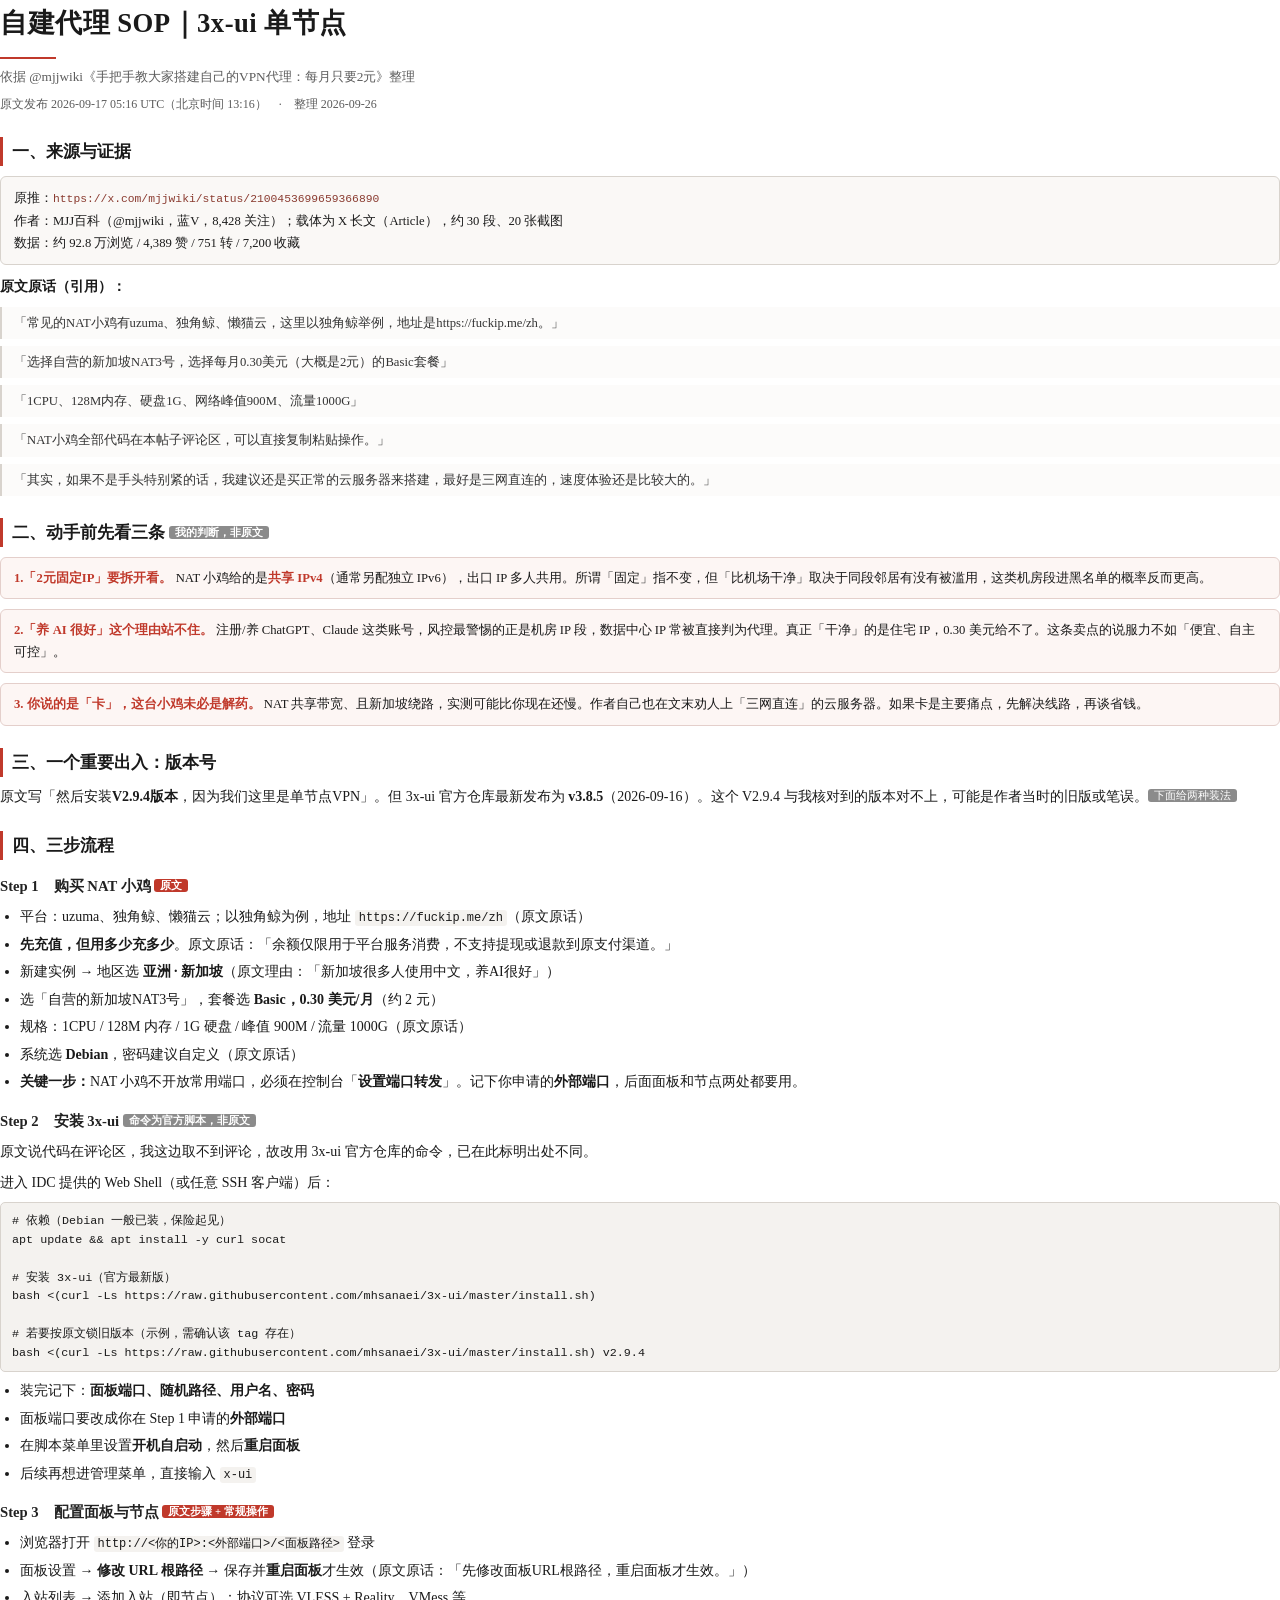
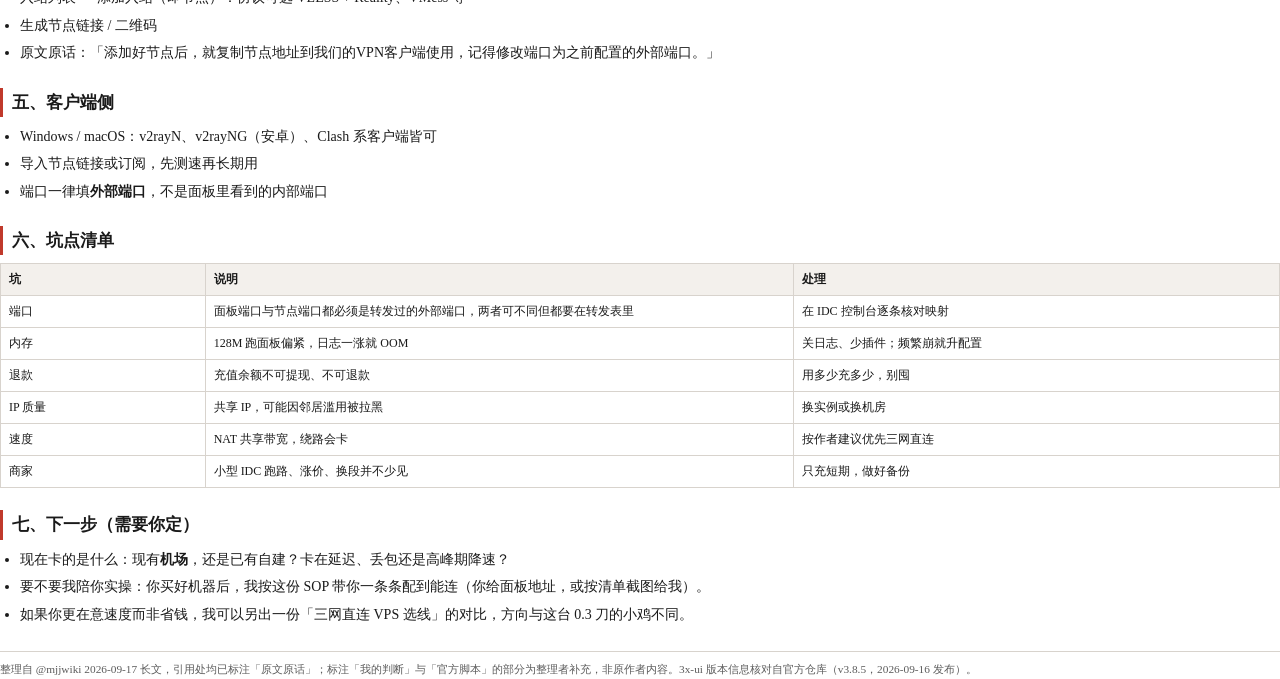
<file: 第1批/自建代理SOP_3x-ui.html>
<!DOCTYPE html>
<html lang="zh-CN">
<head>
<meta charset="utf-8">
<title>自建代理 SOP｜3x-ui 单节点</title>
<style>
  @page { size: A4; margin: 16mm 15mm 16mm 15mm; }
  :root{
    --ink:#1a1a1a; --sub:#5c5c5c; --line:#d8d3cd; --accent:#c0392b;
    --wash:#faf8f6; --code:#f4f2ef;
  }
  *{ box-sizing:border-box; }
  body{
    font-family:"Noto Serif SC","EB Garamond",serif;
    color:var(--ink); font-size:10.5pt; line-height:1.75; margin:0;
    -webkit-font-smoothing:antialiased;
  }
  h1{ font-size:20pt; margin:0 0 4px; letter-spacing:.5px; font-weight:700; }
  h2{
    font-size:12.5pt; margin:22px 0 8px; padding-left:9px;
    border-left:3px solid var(--accent); font-weight:700;
  }
  h3{ font-size:11pt; margin:14px 0 5px; font-weight:700; color:#222; }
  p{ margin:6px 0; }
  .lead{ color:var(--sub); font-size:10pt; margin-bottom:2px; }
  .rule{ height:2px; background:var(--accent); width:56px; margin:10px 0 6px; }
  .meta{ color:var(--sub); font-size:9pt; }
  .src{
    background:var(--wash); border:1px solid var(--line); border-radius:6px;
    padding:10px 13px; margin:10px 0; font-size:9.5pt;
  }
  .src .url{ font-family:"JetBrains Mono",monospace; font-size:8.5pt; word-break:break-all; color:#8a3b30; }
  blockquote{
    margin:7px 0; padding:5px 12px; border-left:2px solid var(--line);
    color:#333; background:#fcfbfa; font-size:9.5pt;
  }
  .note{
    border:1px solid #e4cfcb; background:#fdf6f4; border-radius:6px;
    padding:9px 13px; margin:10px 0; font-size:9.5pt;
  }
  .note b{ color:var(--accent); }
  code{
    font-family:"JetBrains Mono",monospace; font-size:9pt;
    background:var(--code); padding:1px 4px; border-radius:3px;
  }
  pre{
    font-family:"JetBrains Mono",monospace; font-size:8.8pt; line-height:1.6;
    background:var(--code); border:1px solid var(--line); border-radius:5px;
    padding:9px 11px; margin:7px 0; white-space:pre-wrap; word-break:break-all;
  }
  ul,ol{ margin:5px 0 5px 0; padding-left:20px; }
  li{ margin:3px 0; }
  table{ width:100%; border-collapse:collapse; margin:8px 0; font-size:9pt; }
  th,td{ border:1px solid var(--line); padding:5px 8px; text-align:left; vertical-align:top; }
  th{ background:#f3f0ec; font-weight:700; }
  .tag{ font-size:8pt; color:#fff; background:var(--accent); padding:1px 6px; border-radius:3px; vertical-align:2px; }
  .tag.gray{ background:#8b8b8b; }
  footer{ margin-top:24px; border-top:1px solid var(--line); padding-top:8px; color:var(--sub); font-size:8.5pt; }
</style>
</head>
<body>

<h1>自建代理 SOP｜3x-ui 单节点</h1>
<div class="rule"></div>
<p class="lead">依据 @mjjwiki《手把手教大家搭建自己的VPN代理：每月只要2元》整理</p>
<p class="meta">原文发布 2026-09-17 05:16 UTC（北京时间 13:16）　·　整理 2026-09-26</p>

<h2>一、来源与证据</h2>
<div class="src">
  <div>原推：<span class="url">https://x.com/mjjwiki/status/2100453699659366890</span></div>
  <div>作者：MJJ百科（@mjjwiki，蓝V，8,428 关注）；载体为 X 长文（Article），约 30 段、20 张截图</div>
  <div>数据：约 92.8 万浏览 / 4,389 赞 / 751 转 / 7,200 收藏</div>
</div>
<p><b>原文原话（引用）：</b></p>
<blockquote>「常见的NAT小鸡有uzuma、独角鲸、懒猫云，这里以独角鲸举例，地址是https://fuckip.me/zh。」</blockquote>
<blockquote>「选择自营的新加坡NAT3号，选择每月0.30美元（大概是2元）的Basic套餐」</blockquote>
<blockquote>「1CPU、128M内存、硬盘1G、网络峰值900M、流量1000G」</blockquote>
<blockquote>「NAT小鸡全部代码在本帖子评论区，可以直接复制粘贴操作。」</blockquote>
<blockquote>「其实，如果不是手头特别紧的话，我建议还是买正常的云服务器来搭建，最好是三网直连的，速度体验还是比较大的。」</blockquote>

<h2>二、动手前先看三条 <span class="tag gray">我的判断，非原文</span></h2>
<div class="note">
  <b>1.「2元固定IP」要拆开看。</b> NAT 小鸡给的是<b>共享 IPv4</b>（通常另配独立 IPv6），出口 IP 多人共用。所谓「固定」指不变，但「比机场干净」取决于同段邻居有没有被滥用，这类机房段进黑名单的概率反而更高。
</div>
<div class="note">
  <b>2.「养 AI 很好」这个理由站不住。</b> 注册/养 ChatGPT、Claude 这类账号，风控最警惕的正是机房 IP 段，数据中心 IP 常被直接判为代理。真正「干净」的是住宅 IP，0.30 美元给不了。这条卖点的说服力不如「便宜、自主可控」。
</div>
<div class="note">
  <b>3. 你说的是「卡」，这台小鸡未必是解药。</b> NAT 共享带宽、且新加坡绕路，实测可能比你现在还慢。作者自己也在文末劝人上「三网直连」的云服务器。如果卡是主要痛点，先解决线路，再谈省钱。
</div>

<h2>三、一个重要出入：版本号</h2>
<p>原文写「然后安装<b>V2.9.4版本</b>，因为我们这里是单节点VPN」。但 3x-ui 官方仓库最新发布为 <b>v3.8.5</b>（2026-09-16）。这个 V2.9.4 与我核对到的版本对不上，可能是作者当时的旧版或笔误。<span class="tag gray">下面给两种装法</span></p>

<h2>四、三步流程</h2>

<h3>Step 1　购买 NAT 小鸡 <span class="tag">原文</span></h3>
<ul>
  <li>平台：uzuma、独角鲸、懒猫云；以独角鲸为例，地址 <code>https://fuckip.me/zh</code>（原文原话）</li>
  <li><b>先充值，但用多少充多少</b>。原文原话：「余额仅限用于平台服务消费，不支持提现或退款到原支付渠道。」</li>
  <li>新建实例 → 地区选 <b>亚洲 · 新加坡</b>（原文理由：「新加坡很多人使用中文，养AI很好」）</li>
  <li>选「自营的新加坡NAT3号」，套餐选 <b>Basic，0.30 美元/月</b>（约 2 元）</li>
  <li>规格：1CPU / 128M 内存 / 1G 硬盘 / 峰值 900M / 流量 1000G（原文原话）</li>
  <li>系统选 <b>Debian</b>，密码建议自定义（原文原话）</li>
  <li><b>关键一步：</b>NAT 小鸡不开放常用端口，必须在控制台「<b>设置端口转发</b>」。记下你申请的<b>外部端口</b>，后面面板和节点两处都要用。</li>
</ul>

<h3>Step 2　安装 3x-ui <span class="tag gray">命令为官方脚本，非原文</span></h3>
<p>原文说代码在评论区，我这边取不到评论，故改用 3x-ui 官方仓库的命令，已在此标明出处不同。</p>
<p>进入 IDC 提供的 Web Shell（或任意 SSH 客户端）后：</p>
<pre># 依赖（Debian 一般已装，保险起见）
apt update &amp;&amp; apt install -y curl socat

# 安装 3x-ui（官方最新版）
bash &lt;(curl -Ls https://raw.githubusercontent.com/mhsanaei/3x-ui/master/install.sh)

# 若要按原文锁旧版本（示例，需确认该 tag 存在）
bash &lt;(curl -Ls https://raw.githubusercontent.com/mhsanaei/3x-ui/master/install.sh) v2.9.4</pre>
<ul>
  <li>装完记下：<b>面板端口、随机路径、用户名、密码</b></li>
  <li>面板端口要改成你在 Step 1 申请的<b>外部端口</b></li>
  <li>在脚本菜单里设置<b>开机自启动</b>，然后<b>重启面板</b></li>
  <li>后续再想进管理菜单，直接输入 <code>x-ui</code></li>
</ul>

<h3>Step 3　配置面板与节点 <span class="tag">原文步骤 + 常规操作</span></h3>
<ul>
  <li>浏览器打开 <code>http://&lt;你的IP&gt;:&lt;外部端口&gt;/&lt;面板路径&gt;</code> 登录</li>
  <li>面板设置 → <b>修改 URL 根路径</b> → 保存并<b>重启面板</b>才生效（原文原话：「先修改面板URL根路径，重启面板才生效。」）</li>
  <li>入站列表 → 添加入站（即节点）：协议可选 VLESS + Reality、VMess 等</li>
  <li>生成节点链接 / 二维码</li>
  <li>原文原话：「添加好节点后，就复制节点地址到我们的VPN客户端使用，记得修改端口为之前配置的外部端口。」</li>
</ul>

<h2>五、客户端侧</h2>
<ul>
  <li>Windows / macOS：v2rayN、v2rayNG（安卓）、Clash 系客户端皆可</li>
  <li>导入节点链接或订阅，先测速再长期用</li>
  <li>端口一律填<b>外部端口</b>，不是面板里看到的内部端口</li>
</ul>

<h2>六、坑点清单</h2>
<table>
  <tr><th style="width:16%">坑</th><th style="width:46%">说明</th><th>处理</th></tr>
  <tr><td>端口</td><td>面板端口与节点端口都必须是转发过的外部端口，两者可不同但都要在转发表里</td><td>在 IDC 控制台逐条核对映射</td></tr>
  <tr><td>内存</td><td>128M 跑面板偏紧，日志一涨就 OOM</td><td>关日志、少插件；频繁崩就升配置</td></tr>
  <tr><td>退款</td><td>充值余额不可提现、不可退款</td><td>用多少充多少，别囤</td></tr>
  <tr><td>IP 质量</td><td>共享 IP，可能因邻居滥用被拉黑</td><td>换实例或换机房</td></tr>
  <tr><td>速度</td><td>NAT 共享带宽，绕路会卡</td><td>按作者建议优先三网直连</td></tr>
  <tr><td>商家</td><td>小型 IDC 跑路、涨价、换段并不少见</td><td>只充短期，做好备份</td></tr>
</table>

<h2>七、下一步（需要你定）</h2>
<ul>
  <li>现在卡的是什么：现有<b>机场</b>，还是已有自建？卡在延迟、丢包还是高峰期降速？</li>
  <li>要不要我陪你实操：你买好机器后，我按这份 SOP 带你一条条配到能连（你给面板地址，或按清单截图给我）。</li>
  <li>如果你更在意速度而非省钱，我可以另出一份「三网直连 VPS 选线」的对比，方向与这台 0.3 刀的小鸡不同。</li>
</ul>

<footer>
整理自 @mjjwiki 2026-09-17 长文，引用处均已标注「原文原话」；标注「我的判断」与「官方脚本」的部分为整理者补充，非原作者内容。3x-ui 版本信息核对自官方仓库（v3.8.5，2026-09-16 发布）。
</footer>

</body>
</html>
</file>
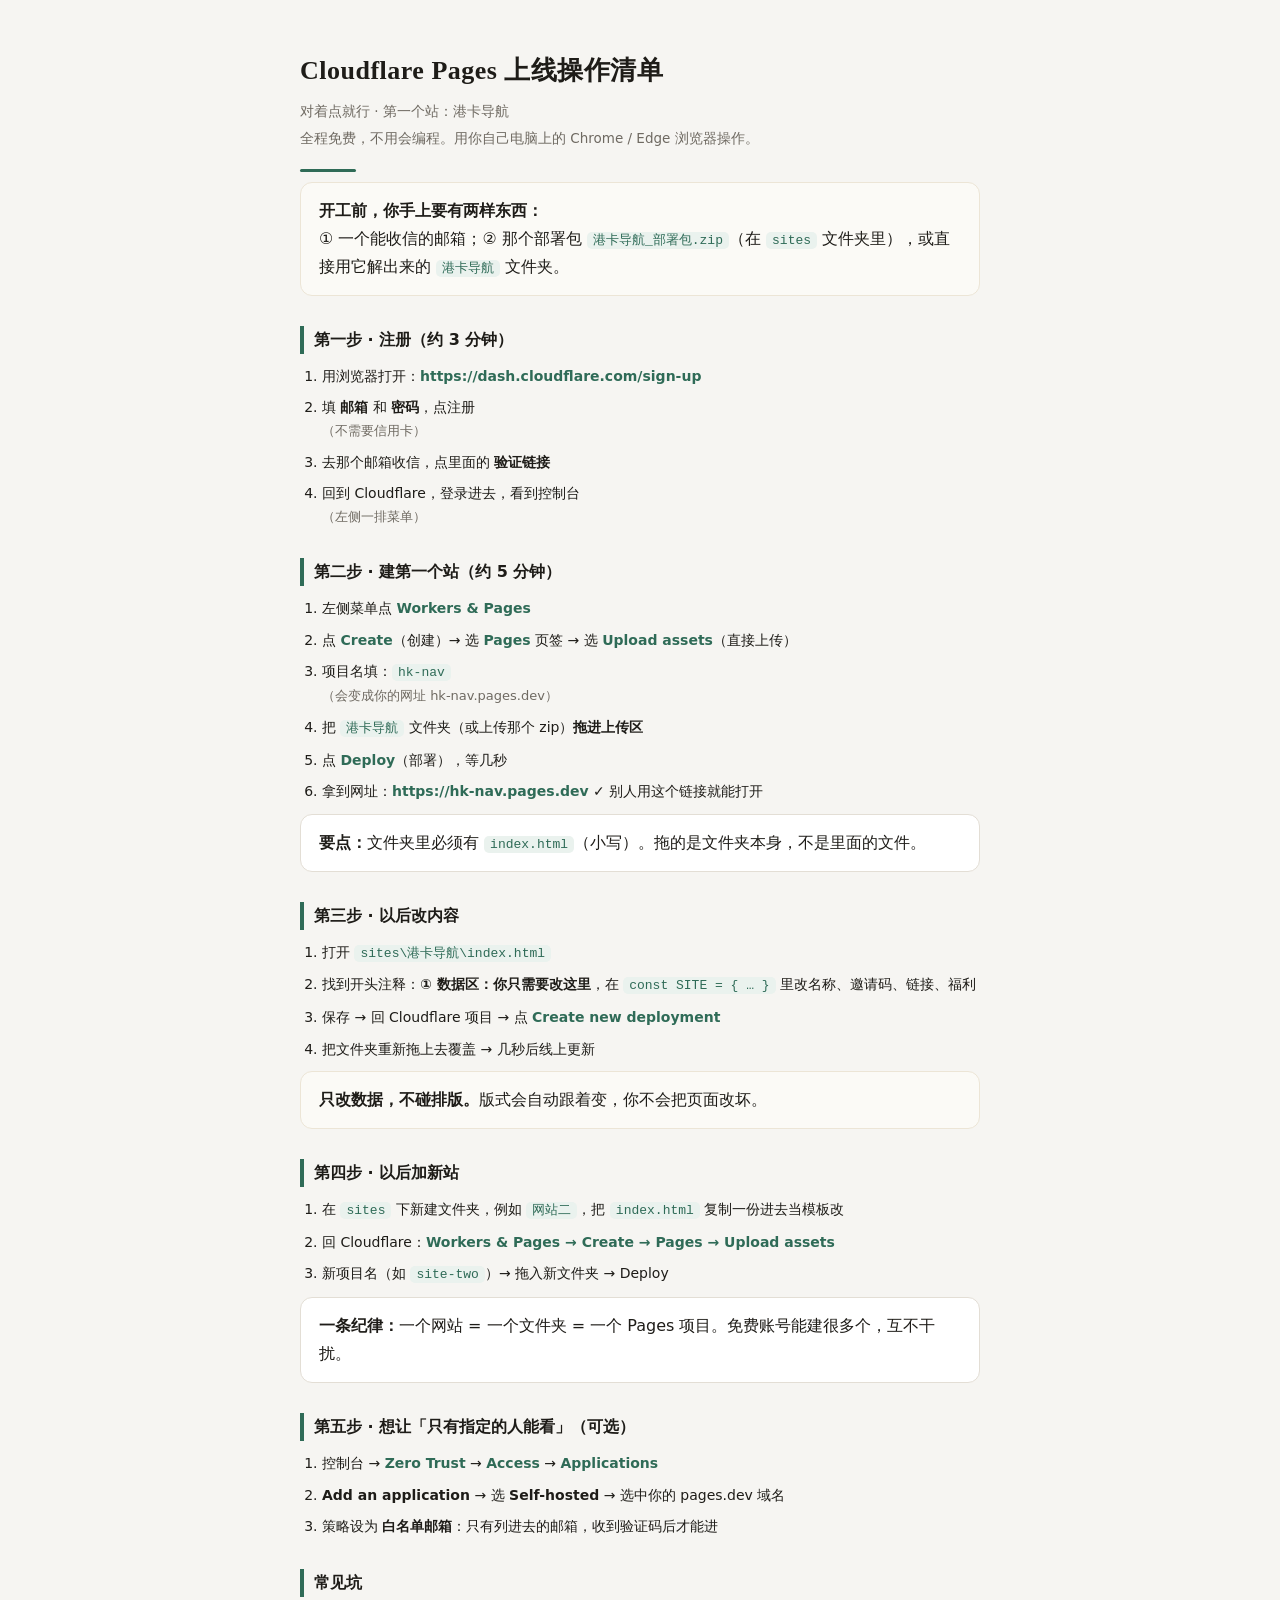
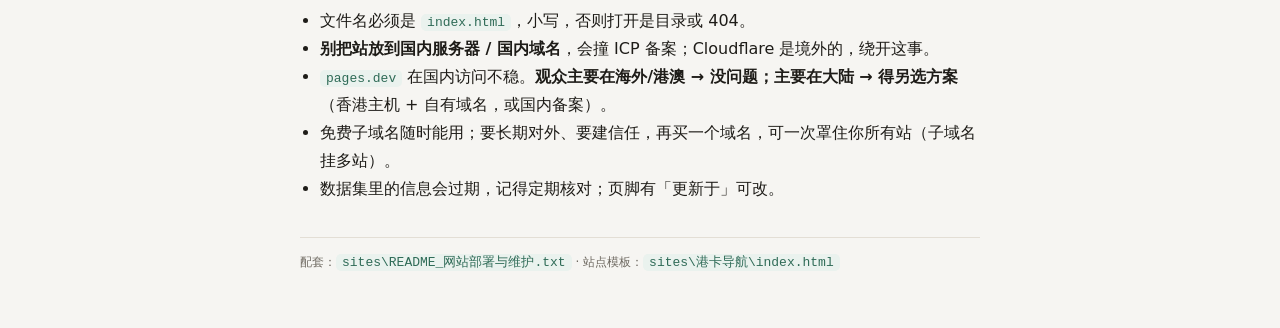
<file: 第1批/sites/Cloudflare_Pages_操作清单.html>
<!DOCTYPE html>
<html lang="zh-CN">
<head>
<meta charset="utf-8">
<title>Cloudflare Pages 上线操作清单</title>
<style>
  :root{ --bg:#f6f5f2; --ink:#1e1c18; --muted:#6f6a62; --line:#e3ded5; --accent:#2f6b57; --accent-soft:#eaf2ee; --gold:#a8701f; }
  *{box-sizing:border-box}
  body{margin:0;background:var(--bg);color:var(--ink);line-height:1.75;
    font-family:"Noto Sans SC","PingFang SC","Microsoft YaHei",system-ui,sans-serif;}
  .page{max-width:760px;margin:0 auto;padding:48px 40px 60px;}
  h1{font-family:"Noto Serif SC",Georgia,serif;font-size:26px;margin:0 0 6px;letter-spacing:.5px;}
  .sub{color:var(--muted);font-size:13.5px;margin:0 0 4px;}
  .rule{height:3px;width:56px;background:var(--accent);border-radius:2px;margin:18px 0 8px;}
  h2{font-size:16px;margin:30px 0 10px;padding-left:10px;border-left:4px solid var(--accent);}
  ol{counter-reset:none;padding-left:22px;margin:8px 0}
  ol li{margin:7px 0;font-size:14px}
  .k{color:var(--accent);font-weight:600}
  .box{background:#fff;border:1px solid var(--line);border-radius:12px;padding:14px 18px;margin:10px 0}
  .box.tip{background:#fbfaf6;border-color:#ece5d6}
  .box.warn{background:#fdf4f2;border-color:#f0d9d2}
  code{background:var(--accent-soft);color:var(--accent);border-radius:5px;padding:1px 6px;font-size:13px;font-family:ui-monospace,Consolas,monospace}
  .muted{color:var(--muted);font-size:13px}
  ul{padding-left:20px;margin:8px 0}
  li .muted{display:block}
  footer{margin-top:34px;padding-top:14px;border-top:1px solid var(--line);color:var(--muted);font-size:12px}
</style>
</head>
<body>
<div class="page">
  <h1>Cloudflare Pages 上线操作清单</h1>
  <p class="sub">对着点就行 · 第一个站：港卡导航</p>
  <p class="sub">全程免费，不用会编程。用你自己电脑上的 Chrome / Edge 浏览器操作。</p>
  <div class="rule"></div>

  <div class="box tip">
    <b>开工前，你手上要有两样东西：</b><br>
    ① 一个能收信的邮箱；② 那个部署包 <code>港卡导航_部署包.zip</code>（在 <code>sites</code> 文件夹里），或直接用它解出来的 <code>港卡导航</code> 文件夹。
  </div>

  <h2>第一步 · 注册（约 3 分钟）</h2>
  <ol>
    <li>用浏览器打开：<span class="k">https://dash.cloudflare.com/sign-up</span></li>
    <li>填 <b>邮箱</b> 和 <b>密码</b>，点注册 <span class="muted">（不需要信用卡）</span></li>
    <li>去那个邮箱收信，点里面的 <b>验证链接</b></li>
    <li>回到 Cloudflare，登录进去，看到控制台 <span class="muted">（左侧一排菜单）</span></li>
  </ol>

  <h2>第二步 · 建第一个站（约 5 分钟）</h2>
  <ol>
    <li>左侧菜单点 <span class="k">Workers &amp; Pages</span></li>
    <li>点 <span class="k">Create</span>（创建）→ 选 <span class="k">Pages</span> 页签 → 选 <span class="k">Upload assets</span>（直接上传）</li>
    <li>项目名填：<code>hk-nav</code>　<span class="muted">（会变成你的网址 hk-nav.pages.dev）</span></li>
    <li>把 <code>港卡导航</code> 文件夹（或上传那个 zip）<b>拖进上传区</b></li>
    <li>点 <span class="k">Deploy</span>（部署），等几秒</li>
    <li>拿到网址：<span class="k">https://hk-nav.pages.dev</span> ✓ 别人用这个链接就能打开</li>
  </ol>
  <div class="box">
    <b>要点：</b>文件夹里必须有 <code>index.html</code>（小写）。拖的是文件夹本身，不是里面的文件。
  </div>

  <h2>第三步 · 以后改内容</h2>
  <ol>
    <li>打开 <code>sites\港卡导航\index.html</code></li>
    <li>找到开头注释：<b>① 数据区：你只需要改这里</b>，在 <code>const SITE = { … }</code> 里改名称、邀请码、链接、福利</li>
    <li>保存 → 回 Cloudflare 项目 → 点 <span class="k">Create new deployment</span></li>
    <li>把文件夹重新拖上去覆盖 → 几秒后线上更新</li>
  </ol>
  <div class="box tip"><b>只改数据，不碰排版。</b>版式会自动跟着变，你不会把页面改坏。</div>

  <h2>第四步 · 以后加新站</h2>
  <ol>
    <li>在 <code>sites</code> 下新建文件夹，例如 <code>网站二</code>，把 <code>index.html</code> 复制一份进去当模板改</li>
    <li>回 Cloudflare：<span class="k">Workers &amp; Pages → Create → Pages → Upload assets</span></li>
    <li>新项目名（如 <code>site-two</code>）→ 拖入新文件夹 → Deploy</li>
  </ol>
  <div class="box"><b>一条纪律：</b>一个网站 = 一个文件夹 = 一个 Pages 项目。免费账号能建很多个，互不干扰。</div>

  <h2>第五步 · 想让「只有指定的人能看」（可选）</h2>
  <ol>
    <li>控制台 → <span class="k">Zero Trust</span> → <span class="k">Access</span> → <span class="k">Applications</span></li>
    <li><b>Add an application</b> → 选 <b>Self-hosted</b> → 选中你的 pages.dev 域名</li>
    <li>策略设为 <b>白名单邮箱</b>：只有列进去的邮箱，收到验证码后才能进</li>
  </ol>

  <h2>常见坑</h2>
  <ul>
    <li>文件名必须是 <code>index.html</code>，小写，否则打开是目录或 404。</li>
    <li><b>别把站放到国内服务器 / 国内域名</b>，会撞 ICP 备案；Cloudflare 是境外的，绕开这事。</li>
    <li><code>pages.dev</code> 在国内访问不稳。<b>观众主要在海外/港澳 → 没问题；主要在大陆 → 得另选方案</b>（香港主机 + 自有域名，或国内备案）。</li>
    <li>免费子域名随时能用；要长期对外、要建信任，再买一个域名，可一次罩住你所有站（子域名挂多站）。</li>
    <li>数据集里的信息会过期，记得定期核对；页脚有「更新于」可改。</li>
  </ul>

  <footer>配套：<code>sites\README_网站部署与维护.txt</code> · 站点模板：<code>sites\港卡导航\index.html</code></footer>
</div>
</body>
</html>
</file>
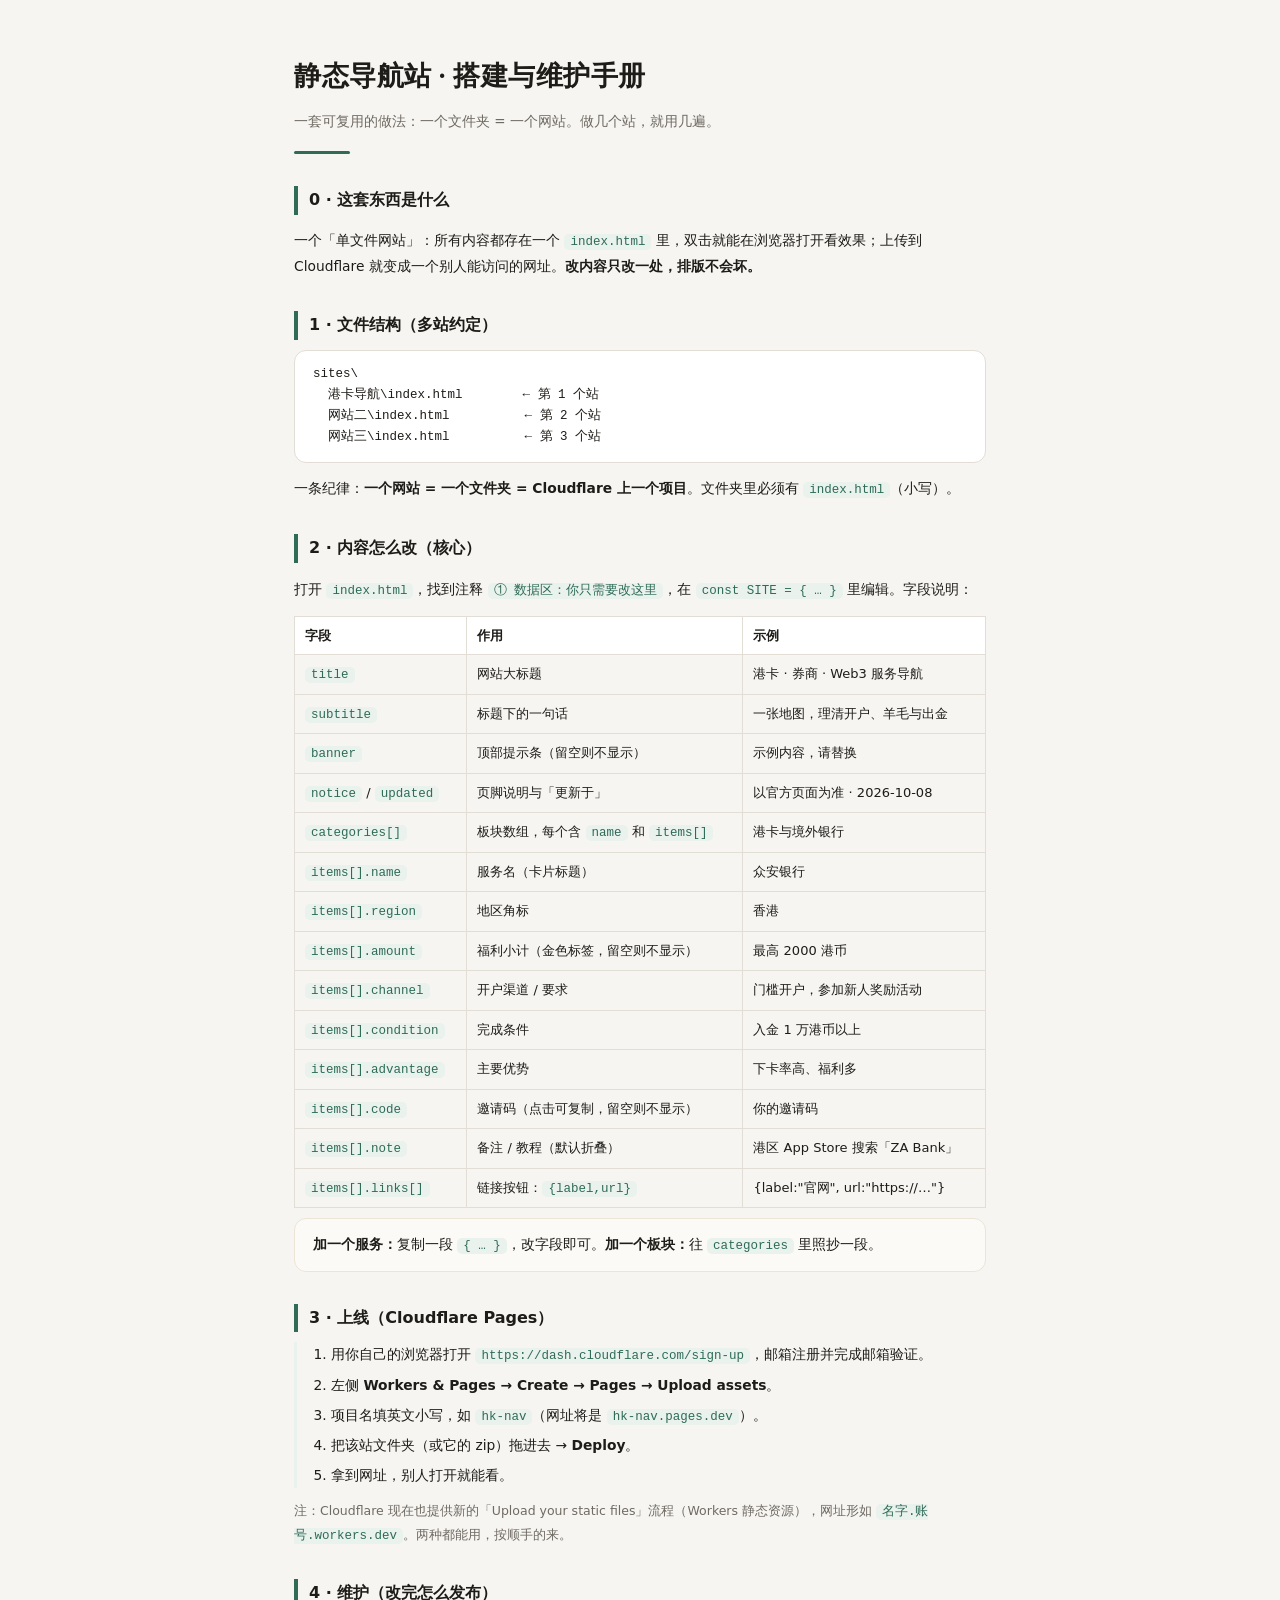
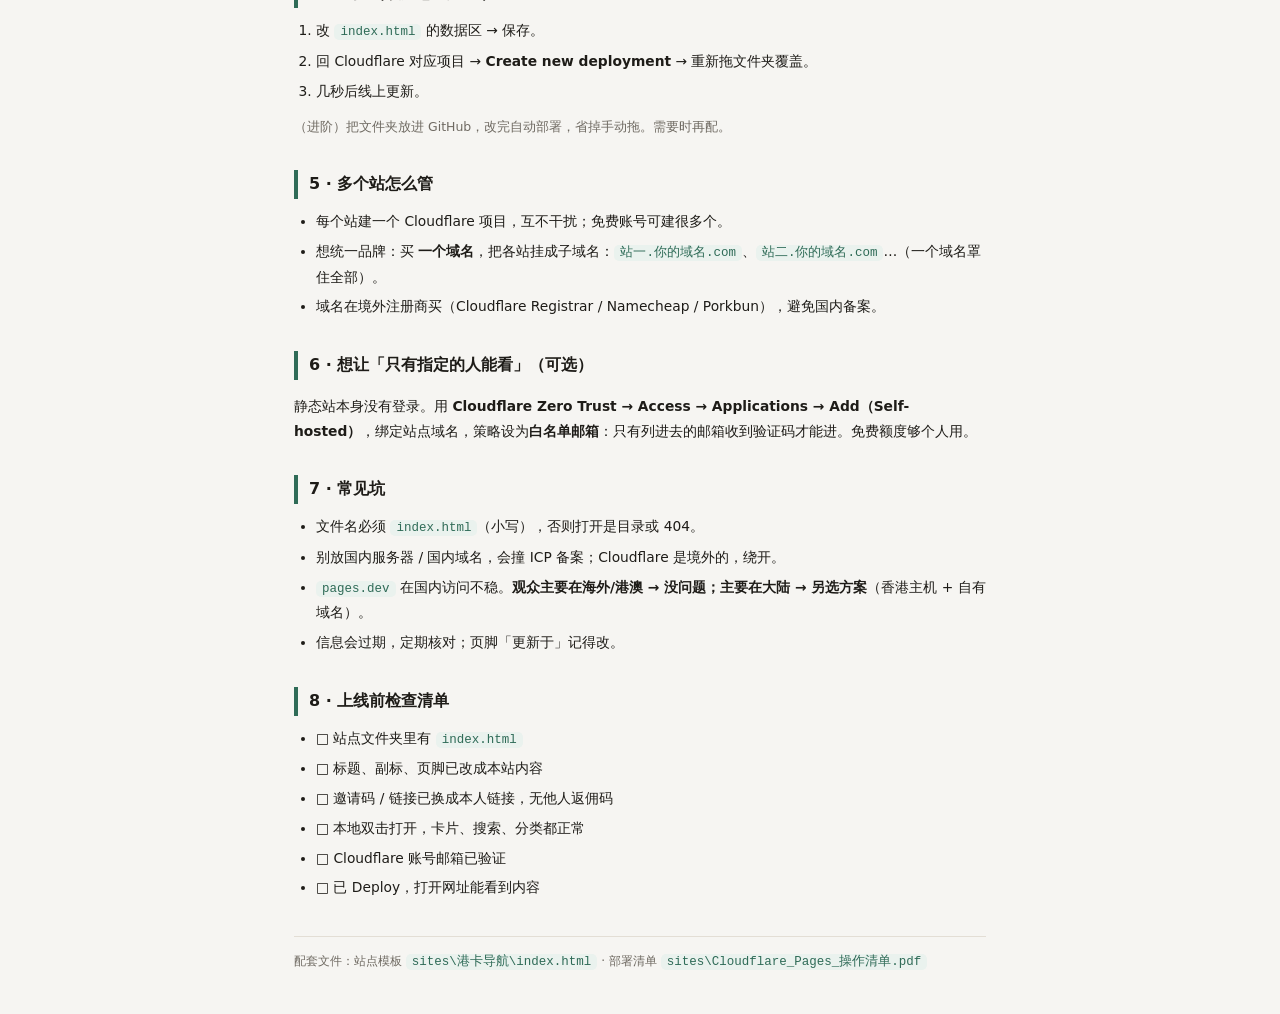
<file: 第1批/sites/静态导航站_搭建与维护手册.html>
<!DOCTYPE html>
<html lang="zh-CN">
<head>
<meta charset="utf-8">
<title>静态导航站 · 搭建与维护手册</title>
<style>
  :root{ --ink:#1e1c18; --muted:#6f6a62; --line:#e3ded5; --accent:#2f6b57; --accent-soft:#eaf2ee; --bg:#f6f5f2; --gold:#a8701f; }
  *{box-sizing:border-box}
  body{margin:0;background:var(--bg);color:var(--ink);line-height:1.8;
    font-family:"Noto Sans SC","PingFang SC","Microsoft YaHei",system-ui,sans-serif;}
  .page{max-width:780px;margin:0 auto;padding:52px 44px 64px;background:var(--bg);}
  h1{font-family:"Noto Serif SC",Georgia,serif;font-size:27px;margin:0 0 8px;letter-spacing:.5px;}
  .sub{color:var(--muted);font-size:13.5px;margin:0;}
  .rule{height:3px;width:56px;background:var(--accent);border-radius:2px;margin:18px 0 4px;}
  h2{font-size:16px;margin:32px 0 10px;padding-left:11px;border-left:4px solid var(--accent);}
  h3{font-size:14px;margin:18px 0 6px;color:var(--ink);}
  p,li{font-size:13.8px;}
  ol,ul{padding-left:22px;margin:6px 0;}
  li{margin:5px 0;}
  code{background:var(--accent-soft);color:var(--accent);border-radius:5px;padding:1px 6px;font-size:12.5px;font-family:ui-monospace,Consolas,monospace;}
  table{width:100%;border-collapse:collapse;margin:10px 0;font-size:13px;}
  th,td{border:1px solid var(--line);padding:7px 10px;text-align:left;vertical-align:top;}
  th{background:#fff;font-weight:600;}
  td code{white-space:nowrap;}
  .box{background:#fff;border:1px solid var(--line);border-radius:12px;padding:13px 18px;margin:10px 0;font-size:13.5px;}
  .box.tip{background:#fbfaf6;border-color:#ece5d6;}
  .muted{color:var(--muted);font-size:12.5px;}
  .step{border-left:3px solid var(--accent-soft);padding-left:12px;margin:10px 0;}
  footer{margin-top:36px;padding-top:14px;border-top:1px solid var(--line);color:var(--muted);font-size:12px;}
</style>
</head>
<body>
<div class="page">
  <h1>静态导航站 · 搭建与维护手册</h1>
  <p class="sub">一套可复用的做法：一个文件夹 = 一个网站。做几个站，就用几遍。</p>
  <div class="rule"></div>

  <h2>0 · 这套东西是什么</h2>
  <p>一个「单文件网站」：所有内容都存在一个 <code>index.html</code> 里，双击就能在浏览器打开看效果；上传到 Cloudflare 就变成一个别人能访问的网址。<b>改内容只改一处，排版不会坏。</b></p>

  <h2>1 · 文件结构（多站约定）</h2>
  <div class="box">
<pre style="margin:0;font-size:12.5px;line-height:1.7;">sites\
  港卡导航\index.html        ← 第 1 个站
  网站二\index.html          ← 第 2 个站
  网站三\index.html          ← 第 3 个站</pre>
  </div>
  <p>一条纪律：<b>一个网站 = 一个文件夹 = Cloudflare 上一个项目</b>。文件夹里必须有 <code>index.html</code>（小写）。</p>

  <h2>2 · 内容怎么改（核心）</h2>
  <p>打开 <code>index.html</code>，找到注释 <code>① 数据区：你只需要改这里</code>，在 <code>const SITE = { … }</code> 里编辑。字段说明：</p>
  <table>
    <tr><th>字段</th><th>作用</th><th>示例</th></tr>
    <tr><td><code>title</code></td><td>网站大标题</td><td>港卡 · 券商 · Web3 服务导航</td></tr>
    <tr><td><code>subtitle</code></td><td>标题下的一句话</td><td>一张地图，理清开户、羊毛与出金</td></tr>
    <tr><td><code>banner</code></td><td>顶部提示条（留空则不显示）</td><td>示例内容，请替换</td></tr>
    <tr><td><code>notice</code> / <code>updated</code></td><td>页脚说明与「更新于」</td><td>以官方页面为准 · 2026-10-08</td></tr>
    <tr><td><code>categories[]</code></td><td>板块数组，每个含 <code>name</code> 和 <code>items[]</code></td><td>港卡与境外银行</td></tr>
    <tr><td><code>items[].name</code></td><td>服务名（卡片标题）</td><td>众安银行</td></tr>
    <tr><td><code>items[].region</code></td><td>地区角标</td><td>香港</td></tr>
    <tr><td><code>items[].amount</code></td><td>福利小计（金色标签，留空则不显示）</td><td>最高 2000 港币</td></tr>
    <tr><td><code>items[].channel</code></td><td>开户渠道 / 要求</td><td>门槛开户，参加新人奖励活动</td></tr>
    <tr><td><code>items[].condition</code></td><td>完成条件</td><td>入金 1 万港币以上</td></tr>
    <tr><td><code>items[].advantage</code></td><td>主要优势</td><td>下卡率高、福利多</td></tr>
    <tr><td><code>items[].code</code></td><td>邀请码（点击可复制，留空则不显示）</td><td>你的邀请码</td></tr>
    <tr><td><code>items[].note</code></td><td>备注 / 教程（默认折叠）</td><td>港区 App Store 搜索「ZA Bank」</td></tr>
    <tr><td><code>items[].links[]</code></td><td>链接按钮：<code>{label,url}</code></td><td>{label:"官网", url:"https://…"}</td></tr>
  </table>
  <div class="box tip"><b>加一个服务：</b>复制一段 <code>{ … }</code>，改字段即可。<b>加一个板块：</b>往 <code>categories</code> 里照抄一段。</div>

  <h2>3 · 上线（Cloudflare Pages）</h2>
  <div class="step">
    <ol>
      <li>用你自己的浏览器打开 <code>https://dash.cloudflare.com/sign-up</code>，邮箱注册并完成邮箱验证。</li>
      <li>左侧 <b>Workers &amp; Pages → Create → Pages → Upload assets</b>。</li>
      <li>项目名填英文小写，如 <code>hk-nav</code>（网址将是 <code>hk-nav.pages.dev</code>）。</li>
      <li>把该站文件夹（或它的 zip）拖进去 → <b>Deploy</b>。</li>
      <li>拿到网址，别人打开就能看。</li>
    </ol>
  </div>
  <p class="muted">注：Cloudflare 现在也提供新的「Upload your static files」流程（Workers 静态资源），网址形如 <code>名字.账号.workers.dev</code>。两种都能用，按顺手的来。</p>

  <h2>4 · 维护（改完怎么发布）</h2>
  <ol>
    <li>改 <code>index.html</code> 的数据区 → 保存。</li>
    <li>回 Cloudflare 对应项目 → <b>Create new deployment</b> → 重新拖文件夹覆盖。</li>
    <li>几秒后线上更新。</li>
  </ol>
  <p class="muted">（进阶）把文件夹放进 GitHub，改完自动部署，省掉手动拖。需要时再配。</p>

  <h2>5 · 多个站怎么管</h2>
  <ul>
    <li>每个站建一个 Cloudflare 项目，互不干扰；免费账号可建很多个。</li>
    <li>想统一品牌：买 <b>一个域名</b>，把各站挂成子域名：<code>站一.你的域名.com</code>、<code>站二.你的域名.com</code>…（一个域名罩住全部）。</li>
    <li>域名在境外注册商买（Cloudflare Registrar / Namecheap / Porkbun），避免国内备案。</li>
  </ul>

  <h2>6 · 想让「只有指定的人能看」（可选）</h2>
  <p>静态站本身没有登录。用 <b>Cloudflare Zero Trust → Access → Applications → Add（Self-hosted）</b>，绑定站点域名，策略设为<b>白名单邮箱</b>：只有列进去的邮箱收到验证码才能进。免费额度够个人用。</p>

  <h2>7 · 常见坑</h2>
  <ul>
    <li>文件名必须 <code>index.html</code>（小写），否则打开是目录或 404。</li>
    <li>别放国内服务器 / 国内域名，会撞 ICP 备案；Cloudflare 是境外的，绕开。</li>
    <li><code>pages.dev</code> 在国内访问不稳。<b>观众主要在海外/港澳 → 没问题；主要在大陆 → 另选方案</b>（香港主机 + 自有域名）。</li>
    <li>信息会过期，定期核对；页脚「更新于」记得改。</li>
  </ul>

  <h2>8 · 上线前检查清单</h2>
  <ul>
    <li>□ 站点文件夹里有 <code>index.html</code></li>
    <li>□ 标题、副标、页脚已改成本站内容</li>
    <li>□ 邀请码 / 链接已换成本人链接，无他人返佣码</li>
    <li>□ 本地双击打开，卡片、搜索、分类都正常</li>
    <li>□ Cloudflare 账号邮箱已验证</li>
    <li>□ 已 Deploy，打开网址能看到内容</li>
  </ul>

  <footer>配套文件：站点模板 <code>sites\港卡导航\index.html</code> · 部署清单 <code>sites\Cloudflare_Pages_操作清单.pdf</code></footer>
</div>
</body>
</html>
</file>
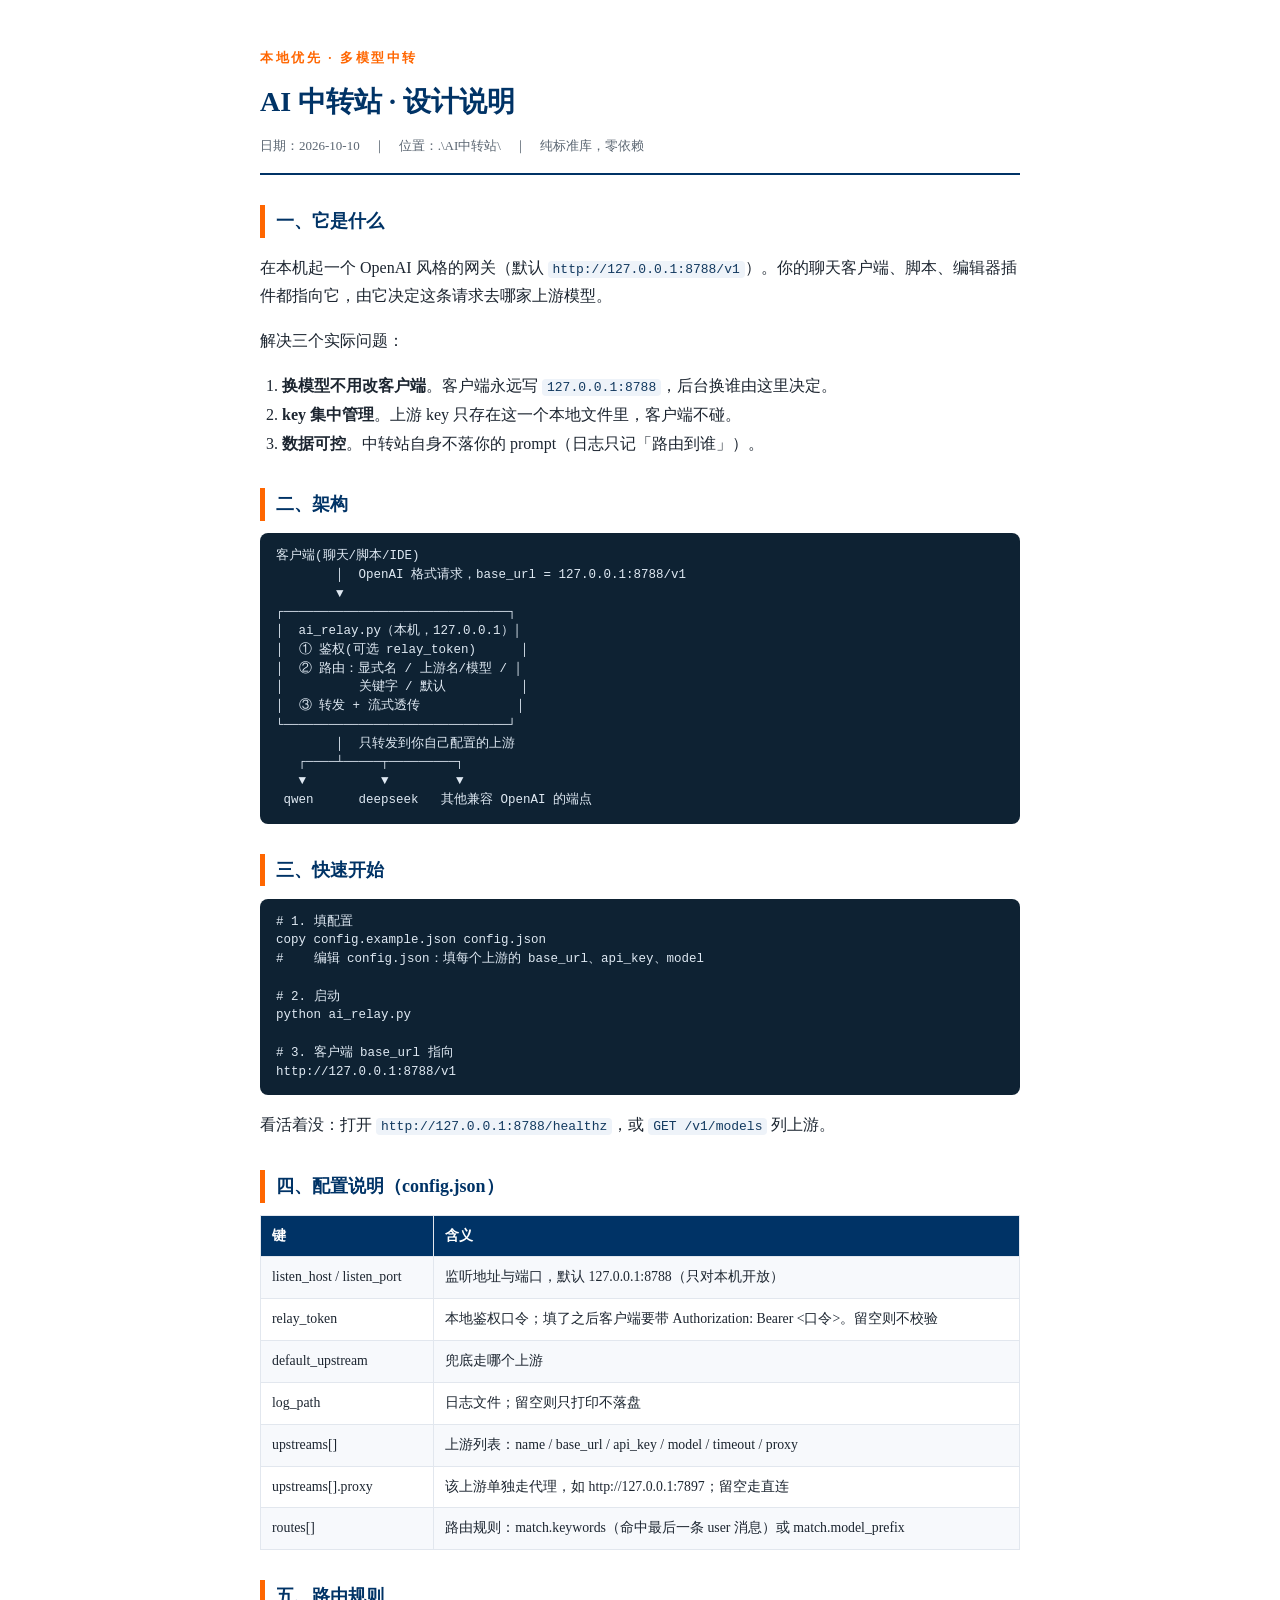
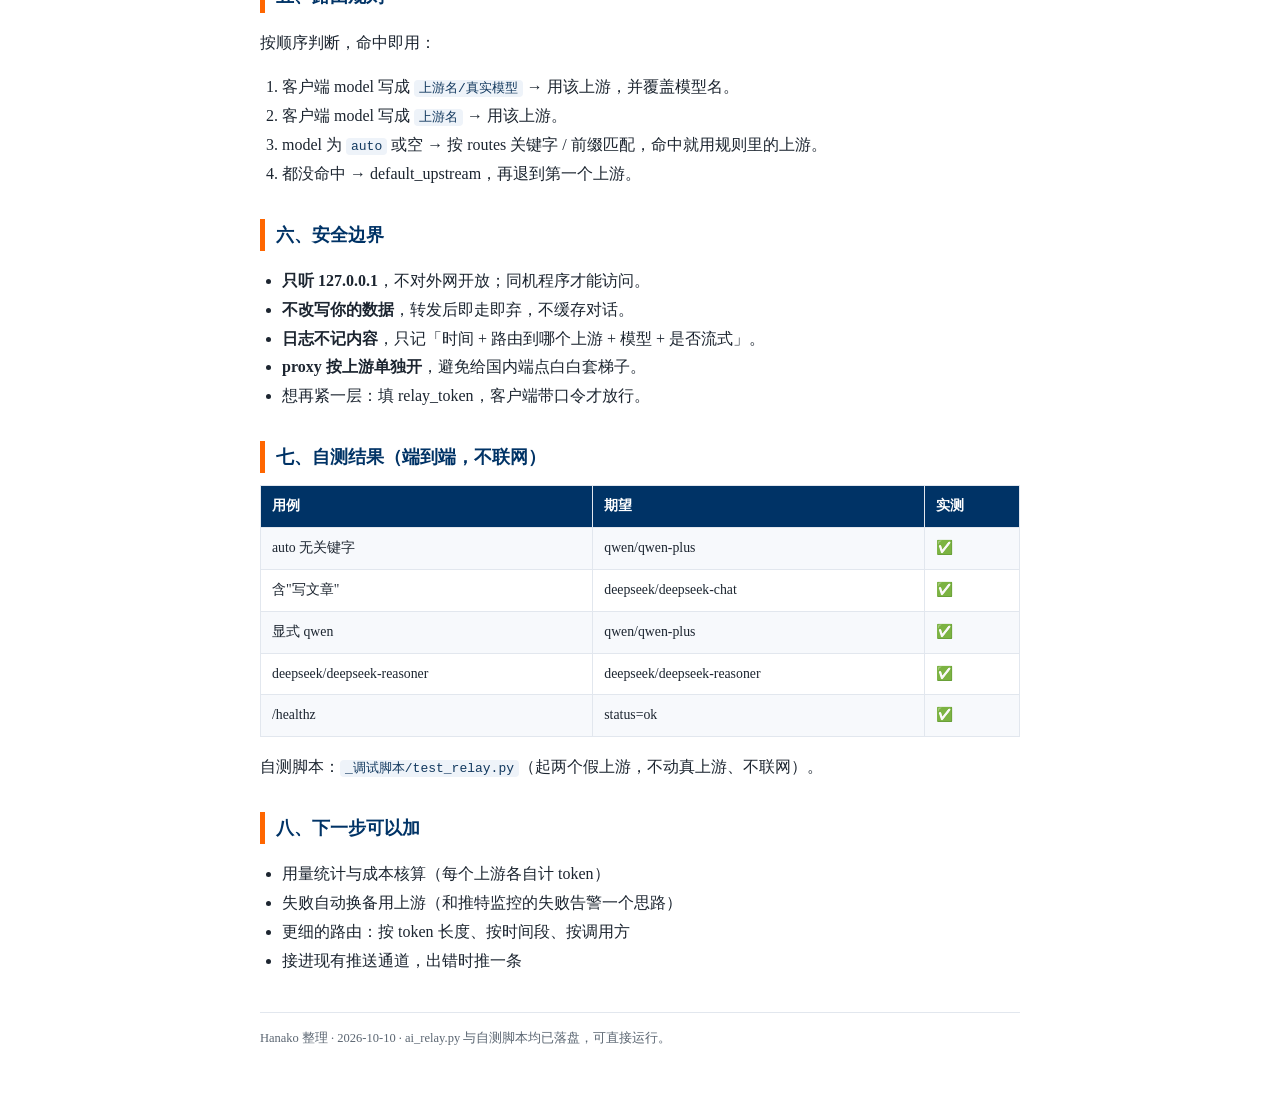
<file: 第2批/AI中转站/AI中转站设计说明_20261010.html>
﻿<!DOCTYPE html>
<html lang="zh-CN"><head><meta charset="UTF-8"><title>AI 中转站 · 设计说明</title>
<style>
:root{--navy:#003366;--orange:#FF6600;--ink:#1c2530;--muted:#5b6672;--line:#e2e7ee;--bg:#f7f9fc}
*{box-sizing:border-box}
body{font-family:"Noto Serif SC","Source Han Serif SC",Georgia,serif;color:var(--ink);background:#fff;margin:0;line-height:1.8}
.wrap{max-width:840px;margin:0 auto;padding:46px 40px 60px}
.kicker{color:var(--orange);font-size:13px;letter-spacing:.2em;font-weight:700}
h1{color:var(--navy);font-size:28px;margin:8px 0 6px}
.meta{color:var(--muted);font-size:13px;border-bottom:2px solid var(--navy);padding-bottom:16px;margin-bottom:24px}
h2{color:var(--navy);font-size:18px;margin:30px 0 10px;padding-left:11px;border-left:5px solid var(--orange)}
code{background:#eef3f9;color:#12395f;padding:1px 5px;border-radius:4px;font-family:Consolas,monospace;font-size:13px}
pre{background:#0e2233;color:#dfe9f3;padding:14px 16px;border-radius:8px;overflow:auto;font-size:12.5px;line-height:1.5;white-space:pre}
table{width:100%;border-collapse:collapse;margin:12px 0;font-size:13.8px}
th,td{border:1px solid var(--line);padding:8px 11px;text-align:left;vertical-align:top}
th{background:var(--navy);color:#fff}
tr:nth-child(even) td{background:var(--bg)}
ol,ul{padding-left:22px}
.foot{margin-top:36px;padding-top:14px;border-top:1px solid var(--line);color:var(--muted);font-size:12.5px}
</style></head><body><div class="wrap">
<div class="kicker">本地优先 · 多模型中转</div>
<h1>AI 中转站 · 设计说明</h1>
<div class="meta">日期：2026-10-10　｜　位置：.\AI中转站\　｜　纯标准库，零依赖</div>

<h2>一、它是什么</h2>
<p>在本机起一个 OpenAI 风格的网关（默认 <code>http://127.0.0.1:8788/v1</code>）。你的聊天客户端、脚本、编辑器插件都指向它，由它决定这条请求去哪家上游模型。</p>
<p>解决三个实际问题：</p>
<ol>
<li><b>换模型不用改客户端</b>。客户端永远写 <code>127.0.0.1:8788</code>，后台换谁由这里决定。</li>
<li><b>key 集中管理</b>。上游 key 只存在这一个本地文件里，客户端不碰。</li>
<li><b>数据可控</b>。中转站自身不落你的 prompt（日志只记「路由到谁」）。</li>
</ol>

<h2>二、架构</h2>
<pre>客户端(聊天/脚本/IDE)
        │  OpenAI 格式请求，base_url = 127.0.0.1:8788/v1
        ▼
┌──────────────────────────────┐
│  ai_relay.py（本机，127.0.0.1）│
│  ① 鉴权(可选 relay_token)      │
│  ② 路由：显式名 / 上游名/模型 / │
│          关键字 / 默认          │
│  ③ 转发 + 流式透传             │
└──────────────────────────────┘
        │  只转发到你自己配置的上游
   ┌────┴─────┬─────────┐
   ▼          ▼         ▼
 qwen      deepseek   其他兼容 OpenAI 的端点</pre>

<h2>三、快速开始</h2>
<pre># 1. 填配置
copy config.example.json config.json
#    编辑 config.json：填每个上游的 base_url、api_key、model

# 2. 启动
python ai_relay.py

# 3. 客户端 base_url 指向
http://127.0.0.1:8788/v1</pre>
<p>看活着没：打开 <code>http://127.0.0.1:8788/healthz</code>，或 <code>GET /v1/models</code> 列上游。</p>

<h2>四、配置说明（config.json）</h2>
<table>
<tr><th>键</th><th>含义</th></tr>
<tr><td>listen_host / listen_port</td><td>监听地址与端口，默认 127.0.0.1:8788（只对本机开放）</td></tr>
<tr><td>relay_token</td><td>本地鉴权口令；填了之后客户端要带 Authorization: Bearer &lt;口令&gt;。留空则不校验</td></tr>
<tr><td>default_upstream</td><td>兜底走哪个上游</td></tr>
<tr><td>log_path</td><td>日志文件；留空则只打印不落盘</td></tr>
<tr><td>upstreams[]</td><td>上游列表：name / base_url / api_key / model / timeout / proxy</td></tr>
<tr><td>upstreams[].proxy</td><td>该上游单独走代理，如 http://127.0.0.1:7897；留空走直连</td></tr>
<tr><td>routes[]</td><td>路由规则：match.keywords（命中最后一条 user 消息）或 match.model_prefix</td></tr>
</table>

<h2>五、路由规则</h2>
<p>按顺序判断，命中即用：</p>
<ol>
<li>客户端 model 写成 <code>上游名/真实模型</code> → 用该上游，并覆盖模型名。</li>
<li>客户端 model 写成 <code>上游名</code> → 用该上游。</li>
<li>model 为 <code>auto</code> 或空 → 按 routes 关键字 / 前缀匹配，命中就用规则里的上游。</li>
<li>都没命中 → default_upstream，再退到第一个上游。</li>
</ol>

<h2>六、安全边界</h2>
<ul>
<li><b>只听 127.0.0.1</b>，不对外网开放；同机程序才能访问。</li>
<li><b>不改写你的数据</b>，转发后即走即弃，不缓存对话。</li>
<li><b>日志不记内容</b>，只记「时间 + 路由到哪个上游 + 模型 + 是否流式」。</li>
<li><b>proxy 按上游单独开</b>，避免给国内端点白白套梯子。</li>
<li>想再紧一层：填 relay_token，客户端带口令才放行。</li>
</ul>

<h2>七、自测结果（端到端，不联网）</h2>
<table>
<tr><th>用例</th><th>期望</th><th>实测</th></tr>
<tr><td>auto 无关键字</td><td>qwen/qwen-plus</td><td>✅</td></tr>
<tr><td>含"写文章"</td><td>deepseek/deepseek-chat</td><td>✅</td></tr>
<tr><td>显式 qwen</td><td>qwen/qwen-plus</td><td>✅</td></tr>
<tr><td>deepseek/deepseek-reasoner</td><td>deepseek/deepseek-reasoner</td><td>✅</td></tr>
<tr><td>/healthz</td><td>status=ok</td><td>✅</td></tr>
</table>
<p>自测脚本：<code>_调试脚本/test_relay.py</code>（起两个假上游，不动真上游、不联网）。</p>

<h2>八、下一步可以加</h2>
<ul>
<li>用量统计与成本核算（每个上游各自计 token）</li>
<li>失败自动换备用上游（和推特监控的失败告警一个思路）</li>
<li>更细的路由：按 token 长度、按时间段、按调用方</li>
<li>接进现有推送通道，出错时推一条</li>
</ul>

<div class="foot">Hanako 整理 · 2026-10-10 · ai_relay.py 与自测脚本均已落盘，可直接运行。</div>
</div></body></html>
</file>
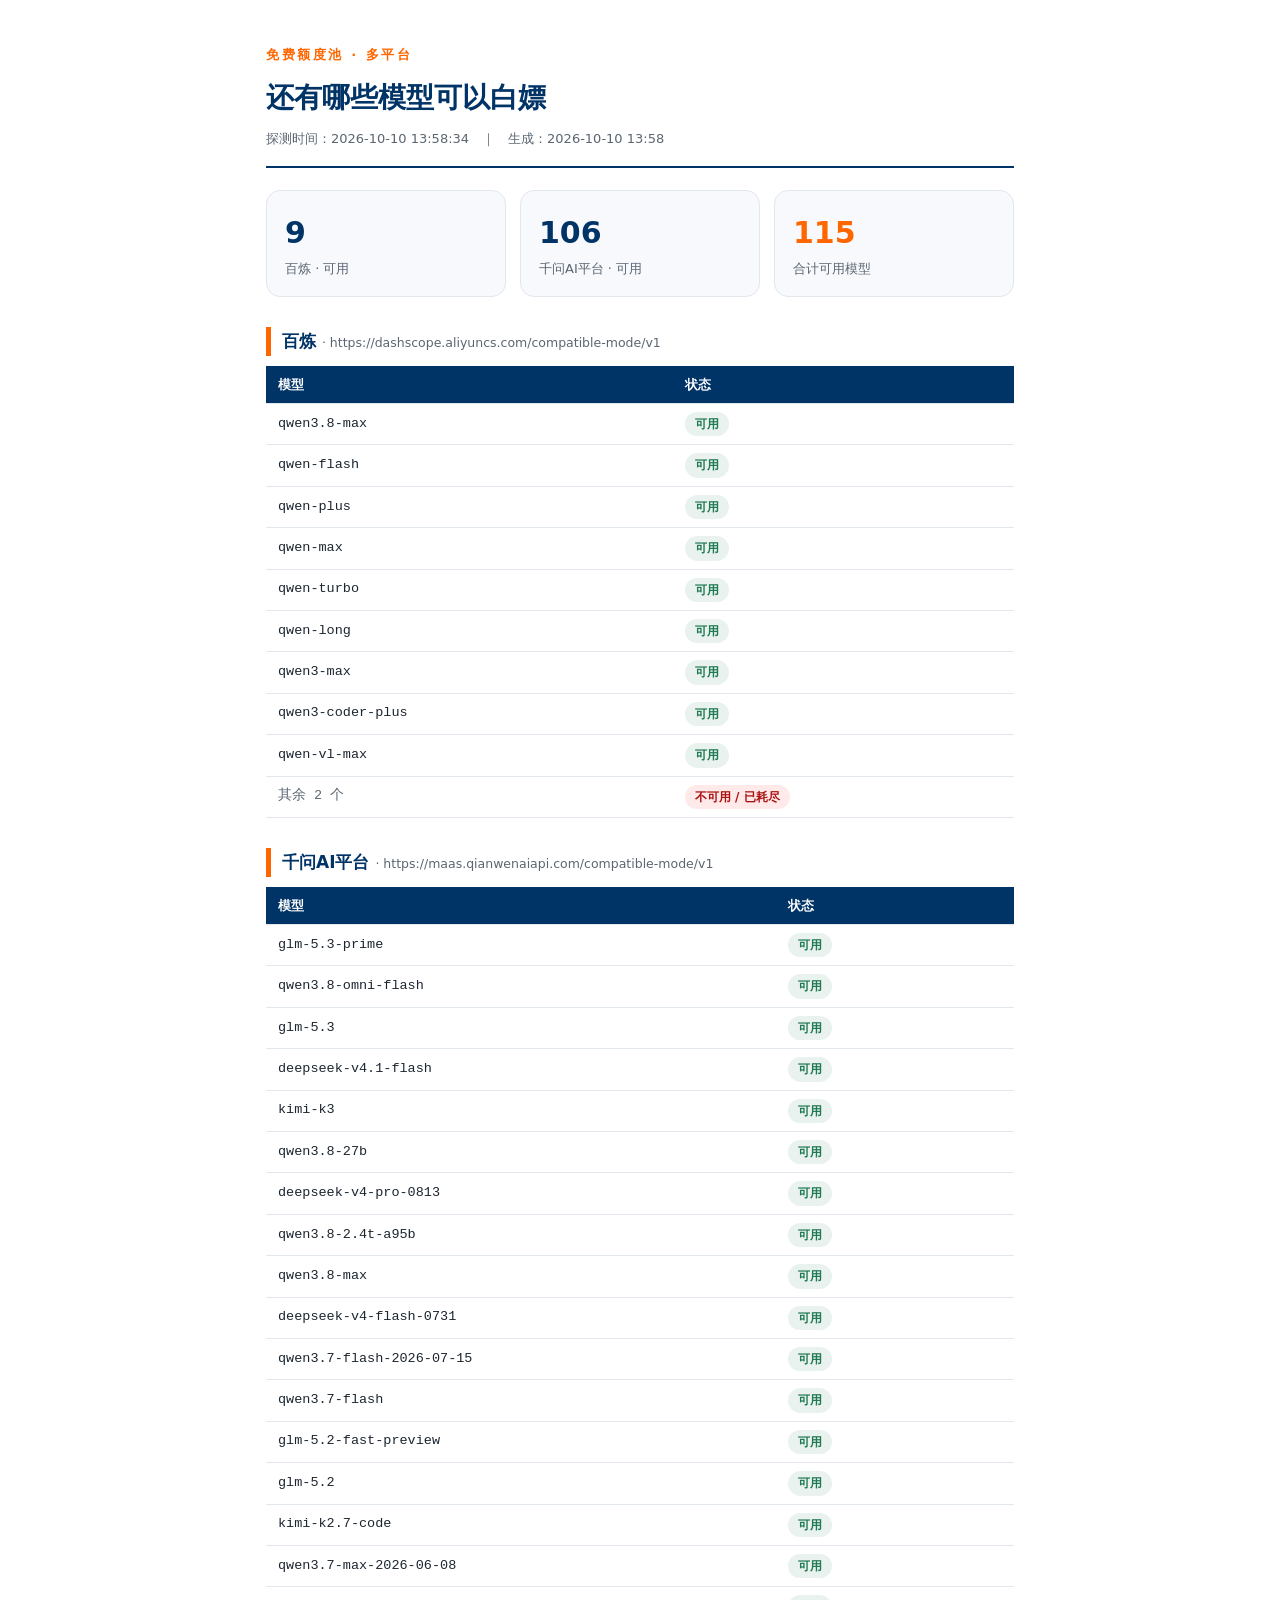
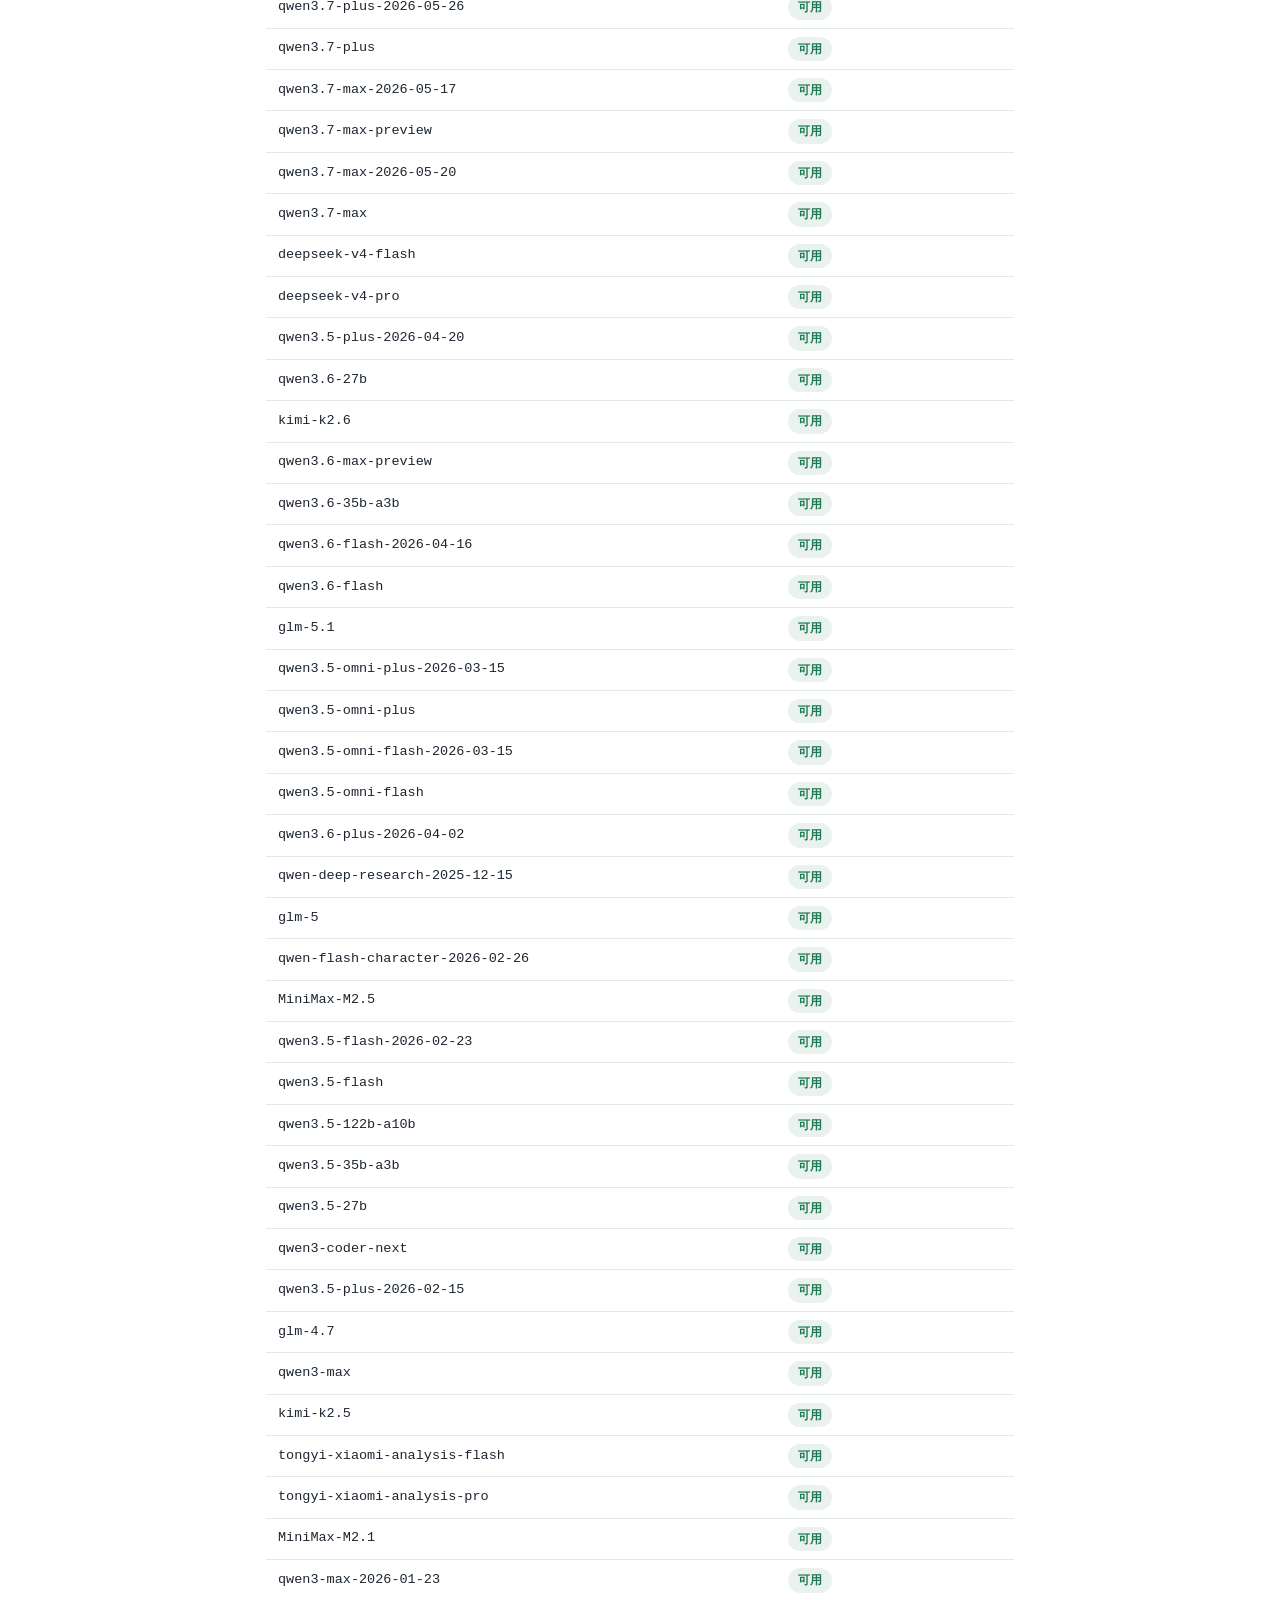
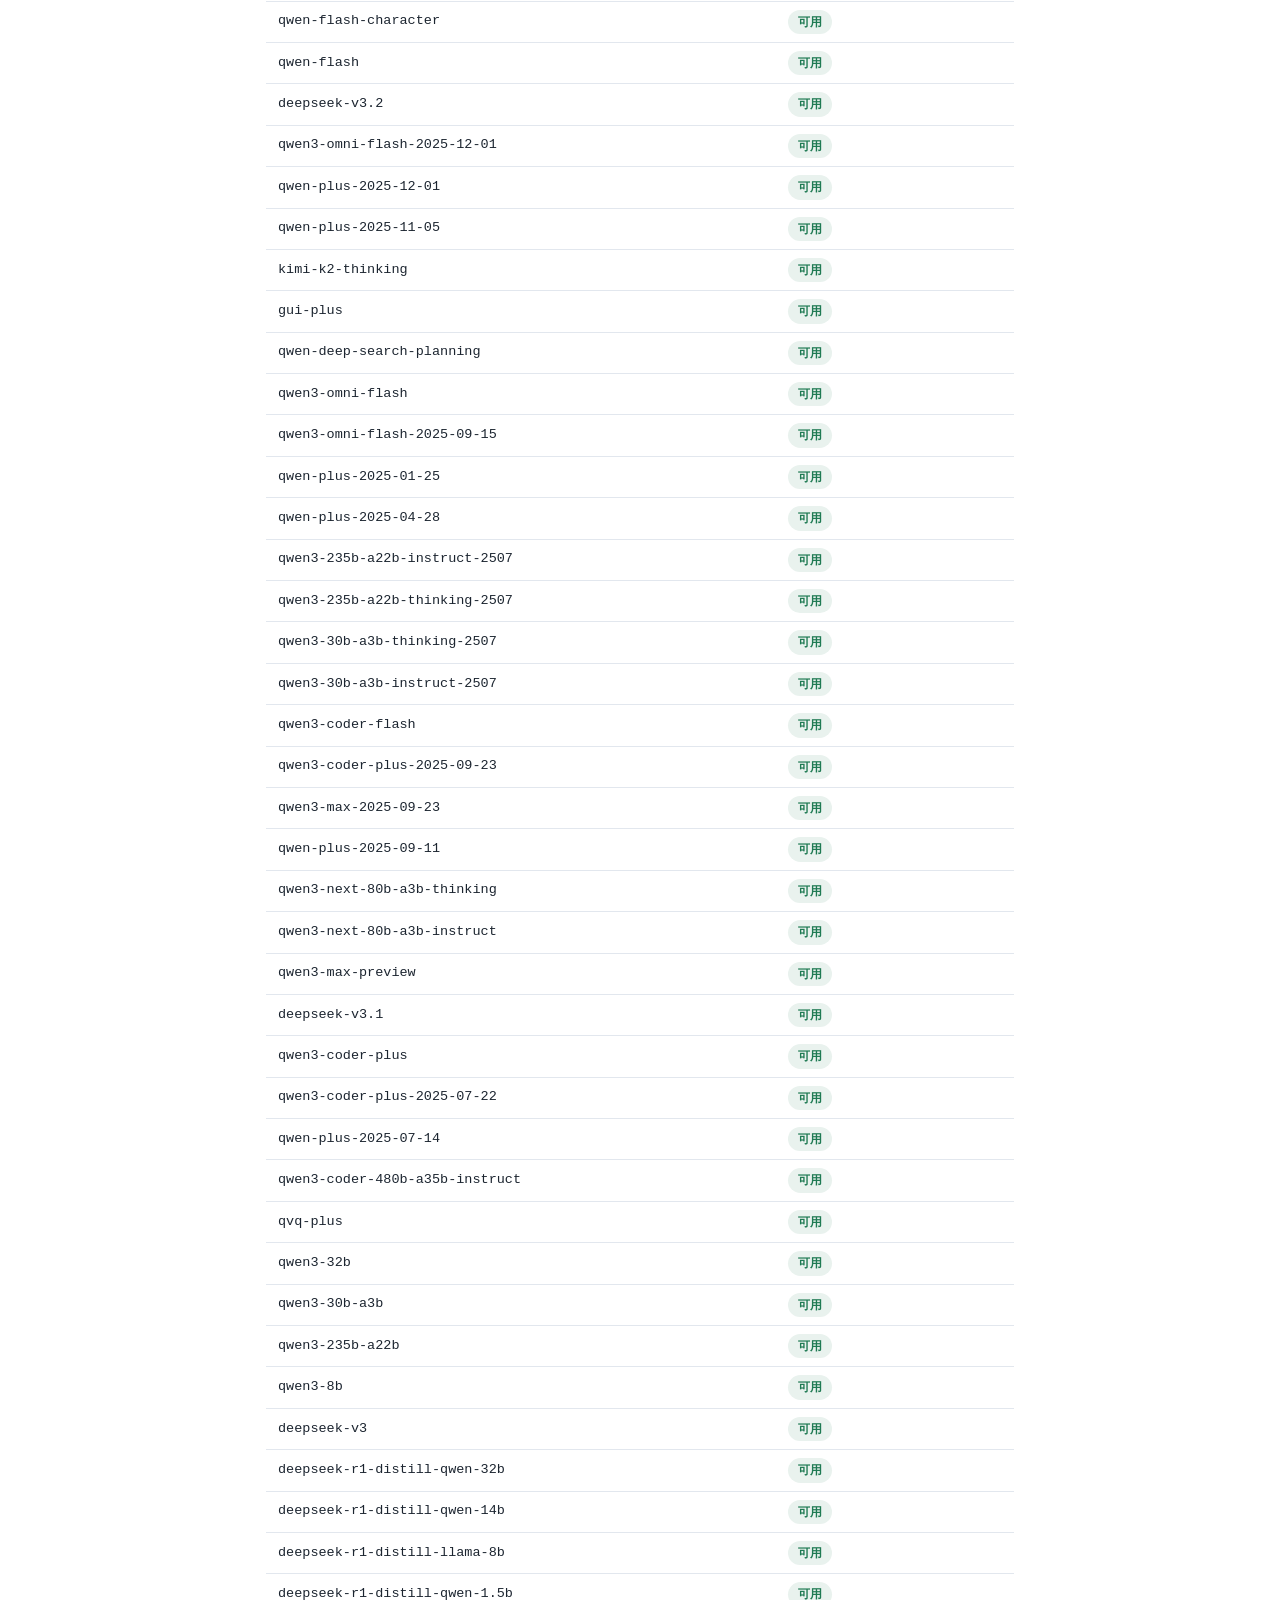
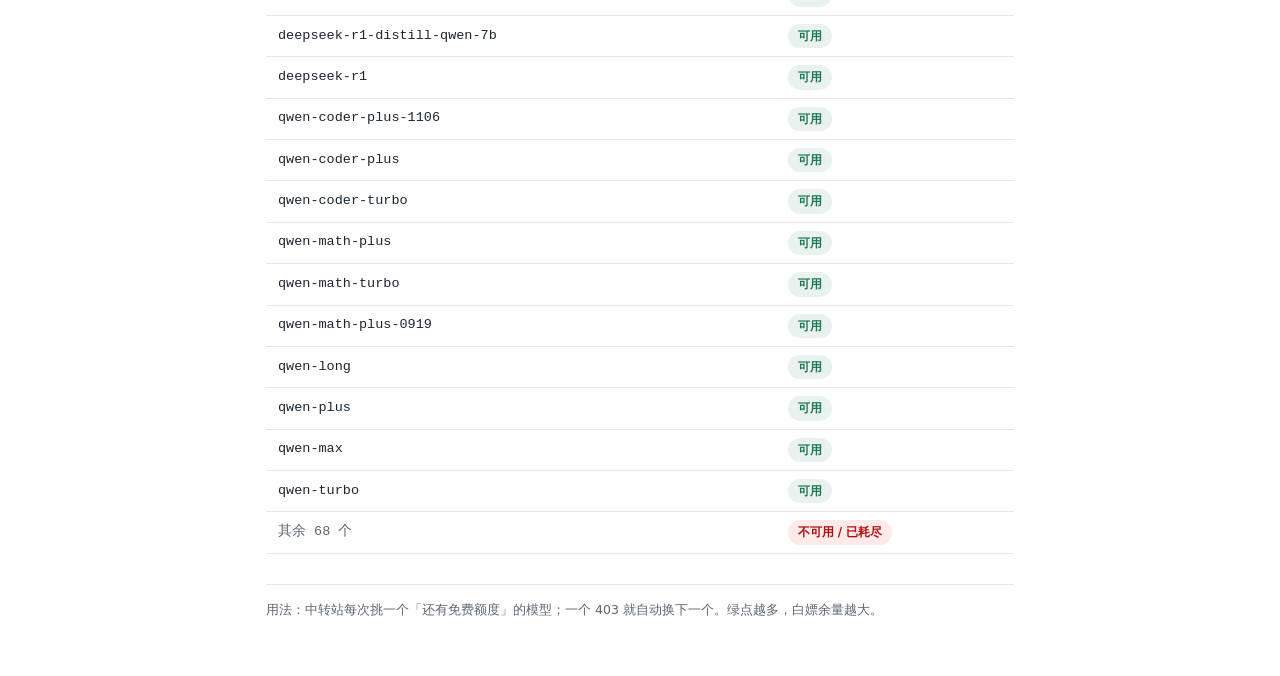
<file: 第2批/AI中转站/额度池看板.html>
<!DOCTYPE html>
<html lang="zh-CN"><head><meta charset="UTF-8"><title>AI 免费额度池</title>
<style>
:root{--navy:#003366;--orange:#FF6600;--ink:#1c2530;--muted:#5b6672;--line:#e2e7ee;--bg:#f7f9fc}
*{box-sizing:border-box}
body{font-family:"Noto Sans SC","Microsoft YaHei",system-ui,sans-serif;color:var(--ink);background:#fff;margin:0;line-height:1.7}
.wrap{max-width:820px;margin:0 auto;padding:44px 36px 56px}
.kicker{color:var(--orange);font-size:13px;letter-spacing:.2em;font-weight:700}
h1{color:var(--navy);font-size:28px;margin:8px 0 6px}
.meta{color:var(--muted);font-size:13px;border-bottom:2px solid var(--navy);padding-bottom:16px;margin-bottom:22px}
.cards{display:flex;gap:14px;margin-bottom:8px;flex-wrap:wrap}
.card{flex:1;min-width:150px;border:1px solid var(--line);border-radius:14px;padding:16px 18px;background:var(--bg)}
.card .n{font-size:30px;font-weight:800;color:var(--navy)}
.card .t{font-size:13px;color:var(--muted)}
h2{color:var(--navy);font-size:17px;margin:30px 0 10px;padding-left:11px;border-left:5px solid var(--orange)}
h2 .muted{color:var(--muted);font-weight:400;font-size:12.5px}
table{width:100%;border-collapse:collapse;font-size:13.5px}
th,td{border-bottom:1px solid var(--line);padding:8px 12px;text-align:left}
th{background:var(--navy);color:#fff;font-weight:600;font-size:12.5px}
.mono{font-family:Consolas,"JetBrains Mono",monospace}
.mute{color:var(--muted)}
.pill{display:inline-block;font-size:12px;padding:2px 10px;border-radius:999px;font-weight:700}
.pill.ok{background:#e9f2ee;color:#1f7a53}
.pill.dead{background:#ffe9e9;color:#a11}
.pill.warn{background:#fff0e6;color:#b34700}
.pill.mute{background:#eef1f5;color:#5b6672}
.foot{margin-top:30px;padding-top:14px;border-top:1px solid var(--line);color:var(--muted);font-size:12.5px}
</style></head><body><div class="wrap">
<div class="kicker">免费额度池 · 多平台</div>
<h1>还有哪些模型可以白嫖</h1>
<div class="meta">探测时间：2026-10-10 13:58:34　｜　生成：2026-10-10 13:58</div>
<div class="cards"><div class="card"><div class="n">9</div><div class="t">百炼 · 可用</div></div><div class="card"><div class="n">106</div><div class="t">千问AI平台 · 可用</div></div><div class="card"><div class="n" style="color:var(--orange)">115</div><div class="t">合计可用模型</div></div></div>
<h2>百炼 <span class="muted">· https://dashscope.aliyuncs.com/compatible-mode/v1</span></h2><table><tr><th>模型</th><th>状态</th></tr><tr><td class="mono">qwen3.8-max</td><td><span class="pill ok">可用</span></td></tr><tr><td class="mono">qwen-flash</td><td><span class="pill ok">可用</span></td></tr><tr><td class="mono">qwen-plus</td><td><span class="pill ok">可用</span></td></tr><tr><td class="mono">qwen-max</td><td><span class="pill ok">可用</span></td></tr><tr><td class="mono">qwen-turbo</td><td><span class="pill ok">可用</span></td></tr><tr><td class="mono">qwen-long</td><td><span class="pill ok">可用</span></td></tr><tr><td class="mono">qwen3-max</td><td><span class="pill ok">可用</span></td></tr><tr><td class="mono">qwen3-coder-plus</td><td><span class="pill ok">可用</span></td></tr><tr><td class="mono">qwen-vl-max</td><td><span class="pill ok">可用</span></td></tr><tr><td class="mono mute">其余 2 个</td><td><span class="pill dead">不可用 / 已耗尽</span></td></tr></table><h2>千问AI平台 <span class="muted">· https://maas.qianwenaiapi.com/compatible-mode/v1</span></h2><table><tr><th>模型</th><th>状态</th></tr><tr><td class="mono">glm-5.3-prime</td><td><span class="pill ok">可用</span></td></tr><tr><td class="mono">qwen3.8-omni-flash</td><td><span class="pill ok">可用</span></td></tr><tr><td class="mono">glm-5.3</td><td><span class="pill ok">可用</span></td></tr><tr><td class="mono">deepseek-v4.1-flash</td><td><span class="pill ok">可用</span></td></tr><tr><td class="mono">kimi-k3</td><td><span class="pill ok">可用</span></td></tr><tr><td class="mono">qwen3.8-27b</td><td><span class="pill ok">可用</span></td></tr><tr><td class="mono">deepseek-v4-pro-0813</td><td><span class="pill ok">可用</span></td></tr><tr><td class="mono">qwen3.8-2.4t-a95b</td><td><span class="pill ok">可用</span></td></tr><tr><td class="mono">qwen3.8-max</td><td><span class="pill ok">可用</span></td></tr><tr><td class="mono">deepseek-v4-flash-0731</td><td><span class="pill ok">可用</span></td></tr><tr><td class="mono">qwen3.7-flash-2026-07-15</td><td><span class="pill ok">可用</span></td></tr><tr><td class="mono">qwen3.7-flash</td><td><span class="pill ok">可用</span></td></tr><tr><td class="mono">glm-5.2-fast-preview</td><td><span class="pill ok">可用</span></td></tr><tr><td class="mono">glm-5.2</td><td><span class="pill ok">可用</span></td></tr><tr><td class="mono">kimi-k2.7-code</td><td><span class="pill ok">可用</span></td></tr><tr><td class="mono">qwen3.7-max-2026-06-08</td><td><span class="pill ok">可用</span></td></tr><tr><td class="mono">qwen3.7-plus-2026-05-26</td><td><span class="pill ok">可用</span></td></tr><tr><td class="mono">qwen3.7-plus</td><td><span class="pill ok">可用</span></td></tr><tr><td class="mono">qwen3.7-max-2026-05-17</td><td><span class="pill ok">可用</span></td></tr><tr><td class="mono">qwen3.7-max-preview</td><td><span class="pill ok">可用</span></td></tr><tr><td class="mono">qwen3.7-max-2026-05-20</td><td><span class="pill ok">可用</span></td></tr><tr><td class="mono">qwen3.7-max</td><td><span class="pill ok">可用</span></td></tr><tr><td class="mono">deepseek-v4-flash</td><td><span class="pill ok">可用</span></td></tr><tr><td class="mono">deepseek-v4-pro</td><td><span class="pill ok">可用</span></td></tr><tr><td class="mono">qwen3.5-plus-2026-04-20</td><td><span class="pill ok">可用</span></td></tr><tr><td class="mono">qwen3.6-27b</td><td><span class="pill ok">可用</span></td></tr><tr><td class="mono">kimi-k2.6</td><td><span class="pill ok">可用</span></td></tr><tr><td class="mono">qwen3.6-max-preview</td><td><span class="pill ok">可用</span></td></tr><tr><td class="mono">qwen3.6-35b-a3b</td><td><span class="pill ok">可用</span></td></tr><tr><td class="mono">qwen3.6-flash-2026-04-16</td><td><span class="pill ok">可用</span></td></tr><tr><td class="mono">qwen3.6-flash</td><td><span class="pill ok">可用</span></td></tr><tr><td class="mono">glm-5.1</td><td><span class="pill ok">可用</span></td></tr><tr><td class="mono">qwen3.5-omni-plus-2026-03-15</td><td><span class="pill ok">可用</span></td></tr><tr><td class="mono">qwen3.5-omni-plus</td><td><span class="pill ok">可用</span></td></tr><tr><td class="mono">qwen3.5-omni-flash-2026-03-15</td><td><span class="pill ok">可用</span></td></tr><tr><td class="mono">qwen3.5-omni-flash</td><td><span class="pill ok">可用</span></td></tr><tr><td class="mono">qwen3.6-plus-2026-04-02</td><td><span class="pill ok">可用</span></td></tr><tr><td class="mono">qwen-deep-research-2025-12-15</td><td><span class="pill ok">可用</span></td></tr><tr><td class="mono">glm-5</td><td><span class="pill ok">可用</span></td></tr><tr><td class="mono">qwen-flash-character-2026-02-26</td><td><span class="pill ok">可用</span></td></tr><tr><td class="mono">MiniMax-M2.5</td><td><span class="pill ok">可用</span></td></tr><tr><td class="mono">qwen3.5-flash-2026-02-23</td><td><span class="pill ok">可用</span></td></tr><tr><td class="mono">qwen3.5-flash</td><td><span class="pill ok">可用</span></td></tr><tr><td class="mono">qwen3.5-122b-a10b</td><td><span class="pill ok">可用</span></td></tr><tr><td class="mono">qwen3.5-35b-a3b</td><td><span class="pill ok">可用</span></td></tr><tr><td class="mono">qwen3.5-27b</td><td><span class="pill ok">可用</span></td></tr><tr><td class="mono">qwen3-coder-next</td><td><span class="pill ok">可用</span></td></tr><tr><td class="mono">qwen3.5-plus-2026-02-15</td><td><span class="pill ok">可用</span></td></tr><tr><td class="mono">glm-4.7</td><td><span class="pill ok">可用</span></td></tr><tr><td class="mono">qwen3-max</td><td><span class="pill ok">可用</span></td></tr><tr><td class="mono">kimi-k2.5</td><td><span class="pill ok">可用</span></td></tr><tr><td class="mono">tongyi-xiaomi-analysis-flash</td><td><span class="pill ok">可用</span></td></tr><tr><td class="mono">tongyi-xiaomi-analysis-pro</td><td><span class="pill ok">可用</span></td></tr><tr><td class="mono">MiniMax-M2.1</td><td><span class="pill ok">可用</span></td></tr><tr><td class="mono">qwen3-max-2026-01-23</td><td><span class="pill ok">可用</span></td></tr><tr><td class="mono">qwen-flash-character</td><td><span class="pill ok">可用</span></td></tr><tr><td class="mono">qwen-flash</td><td><span class="pill ok">可用</span></td></tr><tr><td class="mono">deepseek-v3.2</td><td><span class="pill ok">可用</span></td></tr><tr><td class="mono">qwen3-omni-flash-2025-12-01</td><td><span class="pill ok">可用</span></td></tr><tr><td class="mono">qwen-plus-2025-12-01</td><td><span class="pill ok">可用</span></td></tr><tr><td class="mono">qwen-plus-2025-11-05</td><td><span class="pill ok">可用</span></td></tr><tr><td class="mono">kimi-k2-thinking</td><td><span class="pill ok">可用</span></td></tr><tr><td class="mono">gui-plus</td><td><span class="pill ok">可用</span></td></tr><tr><td class="mono">qwen-deep-search-planning</td><td><span class="pill ok">可用</span></td></tr><tr><td class="mono">qwen3-omni-flash</td><td><span class="pill ok">可用</span></td></tr><tr><td class="mono">qwen3-omni-flash-2025-09-15</td><td><span class="pill ok">可用</span></td></tr><tr><td class="mono">qwen-plus-2025-01-25</td><td><span class="pill ok">可用</span></td></tr><tr><td class="mono">qwen-plus-2025-04-28</td><td><span class="pill ok">可用</span></td></tr><tr><td class="mono">qwen3-235b-a22b-instruct-2507</td><td><span class="pill ok">可用</span></td></tr><tr><td class="mono">qwen3-235b-a22b-thinking-2507</td><td><span class="pill ok">可用</span></td></tr><tr><td class="mono">qwen3-30b-a3b-thinking-2507</td><td><span class="pill ok">可用</span></td></tr><tr><td class="mono">qwen3-30b-a3b-instruct-2507</td><td><span class="pill ok">可用</span></td></tr><tr><td class="mono">qwen3-coder-flash</td><td><span class="pill ok">可用</span></td></tr><tr><td class="mono">qwen3-coder-plus-2025-09-23</td><td><span class="pill ok">可用</span></td></tr><tr><td class="mono">qwen3-max-2025-09-23</td><td><span class="pill ok">可用</span></td></tr><tr><td class="mono">qwen-plus-2025-09-11</td><td><span class="pill ok">可用</span></td></tr><tr><td class="mono">qwen3-next-80b-a3b-thinking</td><td><span class="pill ok">可用</span></td></tr><tr><td class="mono">qwen3-next-80b-a3b-instruct</td><td><span class="pill ok">可用</span></td></tr><tr><td class="mono">qwen3-max-preview</td><td><span class="pill ok">可用</span></td></tr><tr><td class="mono">deepseek-v3.1</td><td><span class="pill ok">可用</span></td></tr><tr><td class="mono">qwen3-coder-plus</td><td><span class="pill ok">可用</span></td></tr><tr><td class="mono">qwen3-coder-plus-2025-07-22</td><td><span class="pill ok">可用</span></td></tr><tr><td class="mono">qwen-plus-2025-07-14</td><td><span class="pill ok">可用</span></td></tr><tr><td class="mono">qwen3-coder-480b-a35b-instruct</td><td><span class="pill ok">可用</span></td></tr><tr><td class="mono">qvq-plus</td><td><span class="pill ok">可用</span></td></tr><tr><td class="mono">qwen3-32b</td><td><span class="pill ok">可用</span></td></tr><tr><td class="mono">qwen3-30b-a3b</td><td><span class="pill ok">可用</span></td></tr><tr><td class="mono">qwen3-235b-a22b</td><td><span class="pill ok">可用</span></td></tr><tr><td class="mono">qwen3-8b</td><td><span class="pill ok">可用</span></td></tr><tr><td class="mono">deepseek-v3</td><td><span class="pill ok">可用</span></td></tr><tr><td class="mono">deepseek-r1-distill-qwen-32b</td><td><span class="pill ok">可用</span></td></tr><tr><td class="mono">deepseek-r1-distill-qwen-14b</td><td><span class="pill ok">可用</span></td></tr><tr><td class="mono">deepseek-r1-distill-llama-8b</td><td><span class="pill ok">可用</span></td></tr><tr><td class="mono">deepseek-r1-distill-qwen-1.5b</td><td><span class="pill ok">可用</span></td></tr><tr><td class="mono">deepseek-r1-distill-qwen-7b</td><td><span class="pill ok">可用</span></td></tr><tr><td class="mono">deepseek-r1</td><td><span class="pill ok">可用</span></td></tr><tr><td class="mono">qwen-coder-plus-1106</td><td><span class="pill ok">可用</span></td></tr><tr><td class="mono">qwen-coder-plus</td><td><span class="pill ok">可用</span></td></tr><tr><td class="mono">qwen-coder-turbo</td><td><span class="pill ok">可用</span></td></tr><tr><td class="mono">qwen-math-plus</td><td><span class="pill ok">可用</span></td></tr><tr><td class="mono">qwen-math-turbo</td><td><span class="pill ok">可用</span></td></tr><tr><td class="mono">qwen-math-plus-0919</td><td><span class="pill ok">可用</span></td></tr><tr><td class="mono">qwen-long</td><td><span class="pill ok">可用</span></td></tr><tr><td class="mono">qwen-plus</td><td><span class="pill ok">可用</span></td></tr><tr><td class="mono">qwen-max</td><td><span class="pill ok">可用</span></td></tr><tr><td class="mono">qwen-turbo</td><td><span class="pill ok">可用</span></td></tr><tr><td class="mono mute">其余 68 个</td><td><span class="pill dead">不可用 / 已耗尽</span></td></tr></table>
<div class="foot">用法：中转站每次挑一个「还有免费额度」的模型；一个 403 就自动换下一个。绿点越多，白嫖余量越大。</div>
</div></body></html>
</file>
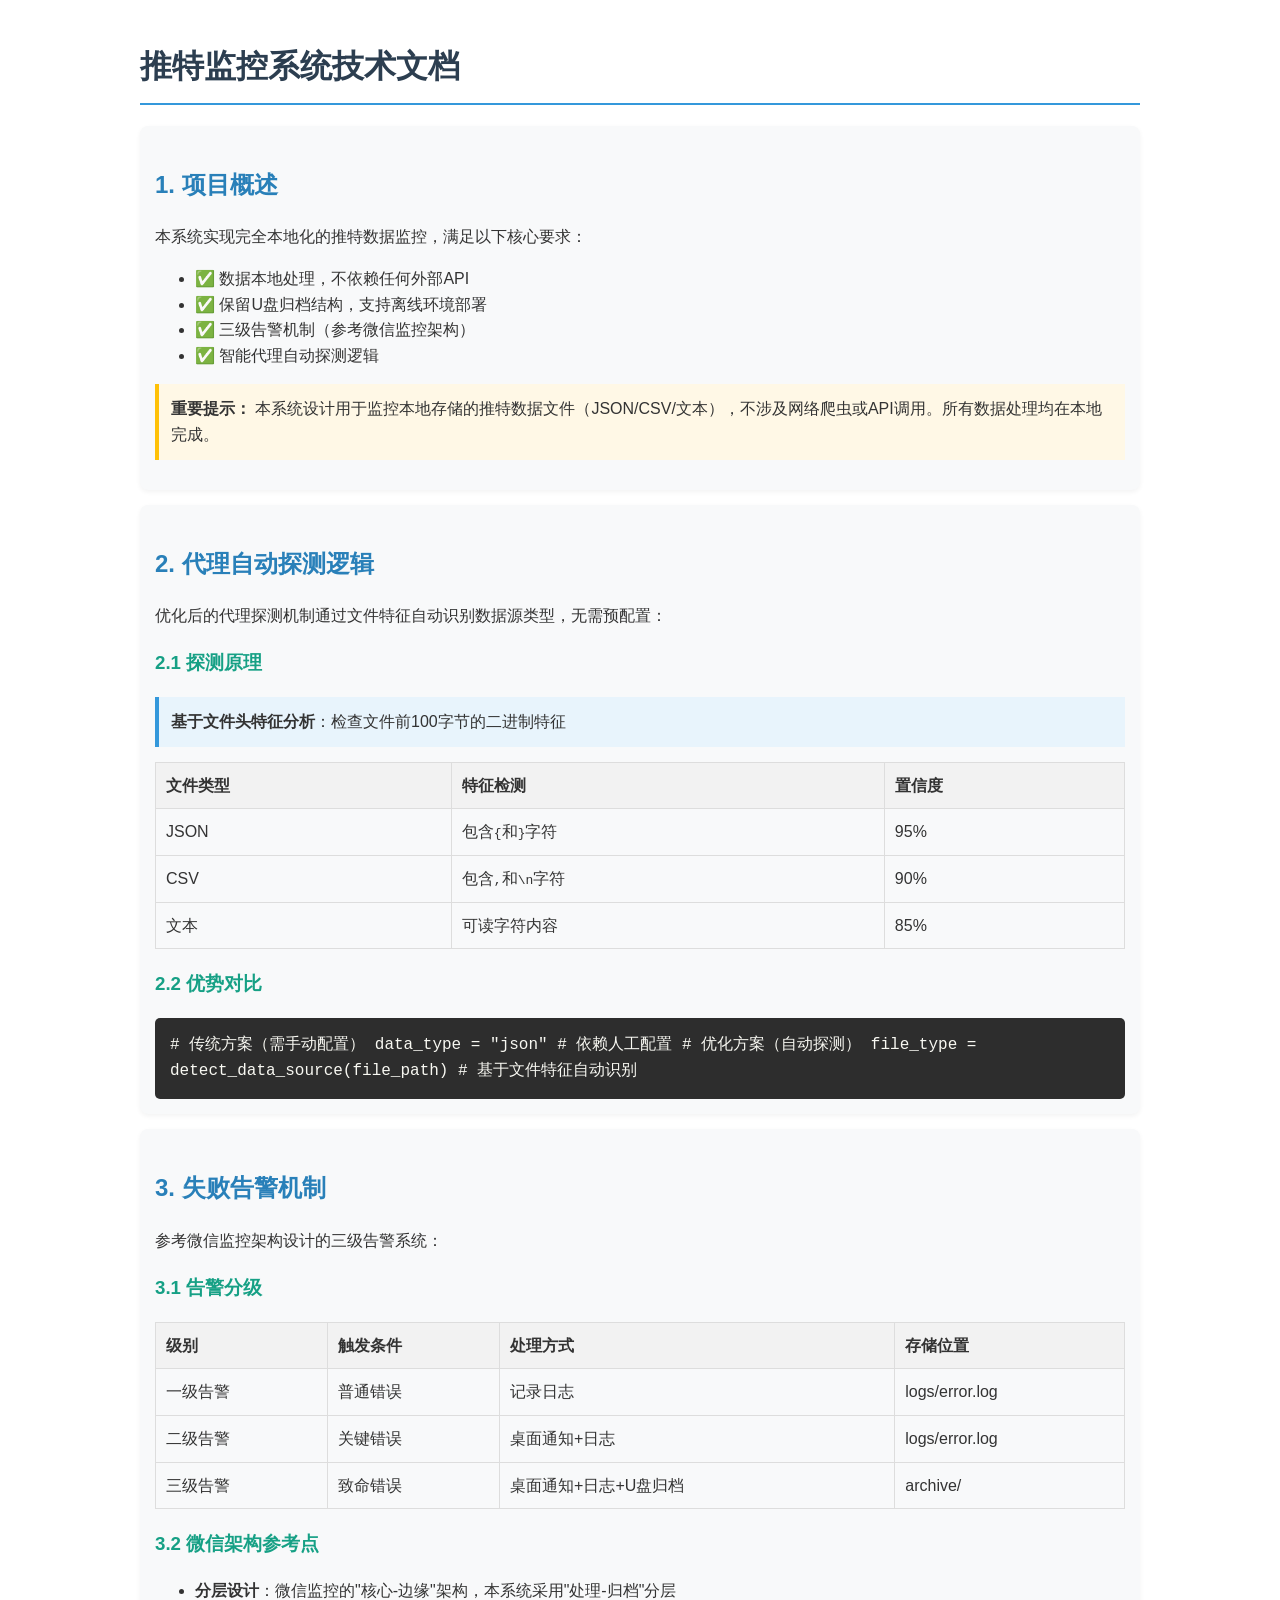
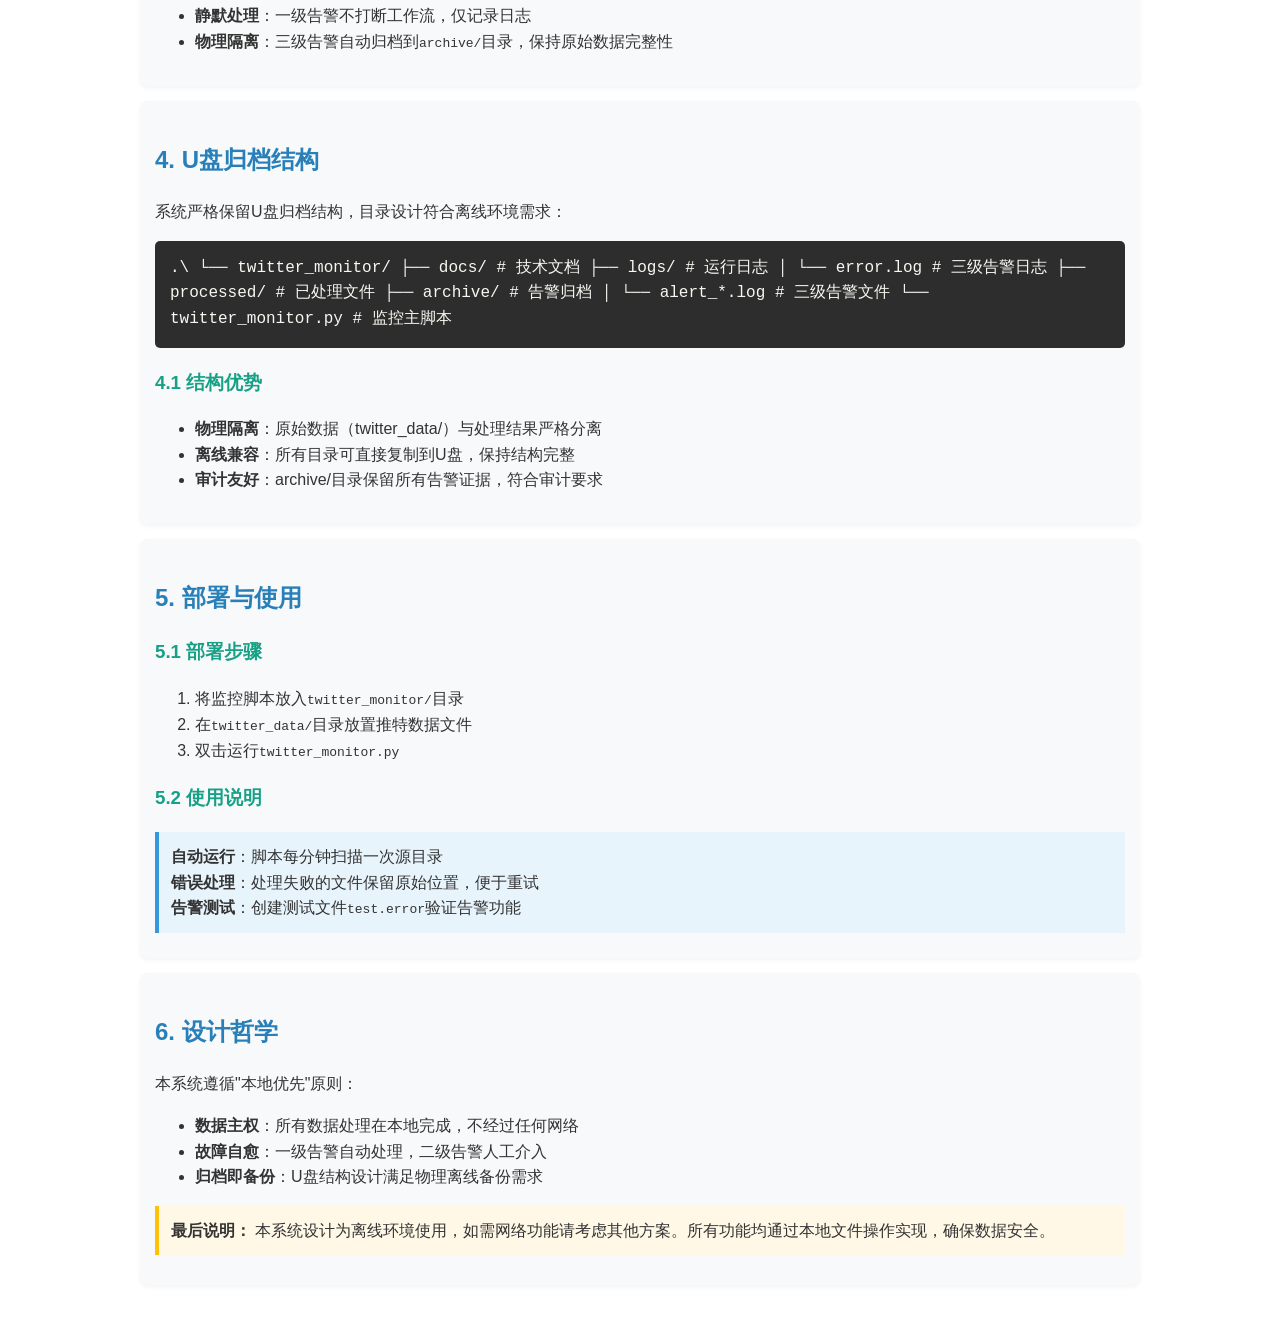
<file: 第1批/twitter_monitor/docs/tech_doc.html>
﻿<!DOCTYPE html>
<html lang="zh-CN">
<head>
    <meta charset="UTF-8">
    <title>推特监控系统技术文档</title>
    <style>
        body { font-family: 'Segoe UI', 'Microsoft YaHei', sans-serif; line-height: 1.6; color: #333; max-width: 1000px; margin: 0 auto; padding: 20px; }
        h1 { color: #2c3e50; border-bottom: 2px solid #3498db; padding-bottom: 10px; }
        h2 { color: #2980b9; margin-top: 25px; }
        h3 { color: #16a085; margin-top: 20px; }
        .section { background: #f8f9fa; border-radius: 8px; padding: 15px; margin: 15px 0; box-shadow: 0 2px 5px rgba(0,0,0,0.05); }
        .warning { background: #fff8e6; border-left: 4px solid #ffc107; padding: 12px; margin: 15px 0; }
        .code-block { background: #2d2d2d; color: #f8f8f2; padding: 15px; border-radius: 5px; font-family: 'Courier New', monospace; overflow-x: auto; }
        .key-point { background: #e8f4fc; border-left: 4px solid #3498db; padding: 12px; margin: 10px 0; }
        table { width: 100%; border-collapse: collapse; margin: 15px 0; }
        th, td { border: 1px solid #ddd; padding: 10px; text-align: left; }
        th { background-color: #f2f2f2; }
        .highlight { background-color: #fffde7; padding: 2px 5px; border-radius: 3px; }
    </style>
</head>
<body>
    <h1>推特监控系统技术文档</h1>
    
    <div class="section">
        <h2>1. 项目概述</h2>
        <p>本系统实现完全本地化的推特数据监控，满足以下核心要求：</p>
        <ul>
            <li>✅ 数据本地处理，不依赖任何外部API</li>
            <li>✅ 保留U盘归档结构，支持离线环境部署</li>
            <li>✅ 三级告警机制（参考微信监控架构）</li>
            <li>✅ 智能代理自动探测逻辑</li>
        </ul>
        <div class="warning">
            <strong>重要提示：</strong> 本系统设计用于监控本地存储的推特数据文件（JSON/CSV/文本），不涉及网络爬虫或API调用。所有数据处理均在本地完成。
        </div>
    </div>

    <div class="section">
        <h2>2. 代理自动探测逻辑</h2>
        <p>优化后的代理探测机制通过文件特征自动识别数据源类型，无需预配置：</p>
        
        <h3>2.1 探测原理</h3>
        <div class="key-point">
            <strong>基于文件头特征分析</strong>：检查文件前100字节的二进制特征
        </div>
        <table>
            <tr>
                <th>文件类型</th>
                <th>特征检测</th>
                <th>置信度</th>
            </tr>
            <tr>
                <td>JSON</td>
                <td>包含<code>{</code>和<code>}</code>字符</td>
                <td>95%</td>
            </tr>
            <tr>
                <td>CSV</td>
                <td>包含<code>,</code>和<code>\n</code>字符</td>
                <td>90%</td>
            </tr>
            <tr>
                <td>文本</td>
                <td>可读字符内容</td>
                <td>85%</td>
            </tr>
        </table>
        
        <h3>2.2 优势对比</h3>
        <div class="code-block">
# 传统方案（需手动配置）
data_type = "json"  # 依赖人工配置

# 优化方案（自动探测）
file_type = detect_data_source(file_path)  # 基于文件特征自动识别
        </div>
    </div>

    <div class="section">
        <h2>3. 失败告警机制</h2>
        <p>参考微信监控架构设计的三级告警系统：</p>
        
        <h3>3.1 告警分级</h3>
        <table>
            <tr>
                <th>级别</th>
                <th>触发条件</th>
                <th>处理方式</th>
                <th>存储位置</th>
            </tr>
            <tr>
                <td>一级告警</td>
                <td>普通错误</td>
                <td>记录日志</td>
                <td>logs/error.log</td>
            </tr>
            <tr>
                <td>二级告警</td>
                <td>关键错误</td>
                <td>桌面通知+日志</td>
                <td>logs/error.log</td>
            </tr>
            <tr>
                <td>三级告警</td>
                <td>致命错误</td>
                <td>桌面通知+日志+U盘归档</td>
                <td>archive/</td>
            </tr>
        </table>
        
        <h3>3.2 微信架构参考点</h3>
        <ul>
            <li><strong>分层设计</strong>：微信监控的"核心-边缘"架构，本系统采用"处理-归档"分层</li>
            <li><strong>静默处理</strong>：一级告警不打断工作流，仅记录日志</li>
            <li><strong>物理隔离</strong>：三级告警自动归档到<code>archive/</code>目录，保持原始数据完整性</li>
        </ul>
    </div>

    <div class="section">
        <h2>4. U盘归档结构</h2>
        <p>系统严格保留U盘归档结构，目录设计符合离线环境需求：</p>
        
        <div class="code-block">
.\
└── twitter_monitor/
    ├── docs/               # 技术文档
    ├── logs/               # 运行日志
    │   └── error.log       # 三级告警日志
    ├── processed/          # 已处理文件
    ├── archive/            # 告警归档
    │   └── alert_*.log     # 三级告警文件
    └── twitter_monitor.py  # 监控主脚本
        </div>
        
        <h3>4.1 结构优势</h3>
        <ul>
            <li><strong>物理隔离</strong>：原始数据（twitter_data/）与处理结果严格分离</li>
            <li><strong>离线兼容</strong>：所有目录可直接复制到U盘，保持结构完整</li>
            <li><strong>审计友好</strong>：archive/目录保留所有告警证据，符合审计要求</li>
        </ul>
    </div>

    <div class="section">
        <h2>5. 部署与使用</h2>
        <h3>5.1 部署步骤</h3>
        <ol>
            <li>将监控脚本放入<code>twitter_monitor/</code>目录</li>
            <li>在<code>twitter_data/</code>目录放置推特数据文件</li>
            <li>双击运行<code>twitter_monitor.py</code></li>
        </ol>
        
        <h3>5.2 使用说明</h3>
        <div class="key-point">
            <strong>自动运行</strong>：脚本每分钟扫描一次源目录<br>
            <strong>错误处理</strong>：处理失败的文件保留原始位置，便于重试<br>
            <strong>告警测试</strong>：创建测试文件<code>test.error</code>验证告警功能
        </div>
    </div>

    <div class="section">
        <h2>6. 设计哲学</h2>
        <p>本系统遵循"本地优先"原则：</p>
        <ul>
            <li><strong>数据主权</strong>：所有数据处理在本地完成，不经过任何网络</li>
            <li><strong>故障自愈</strong>：一级告警自动处理，二级告警人工介入</li>
            <li><strong>归档即备份</strong>：U盘结构设计满足物理离线备份需求</li>
        </ul>
        <div class="warning">
            <strong>最后说明：</strong> 本系统设计为离线环境使用，如需网络功能请考虑其他方案。所有功能均通过本地文件操作实现，确保数据安全。
        </div>
    </div>
</body>
</html>
</file>
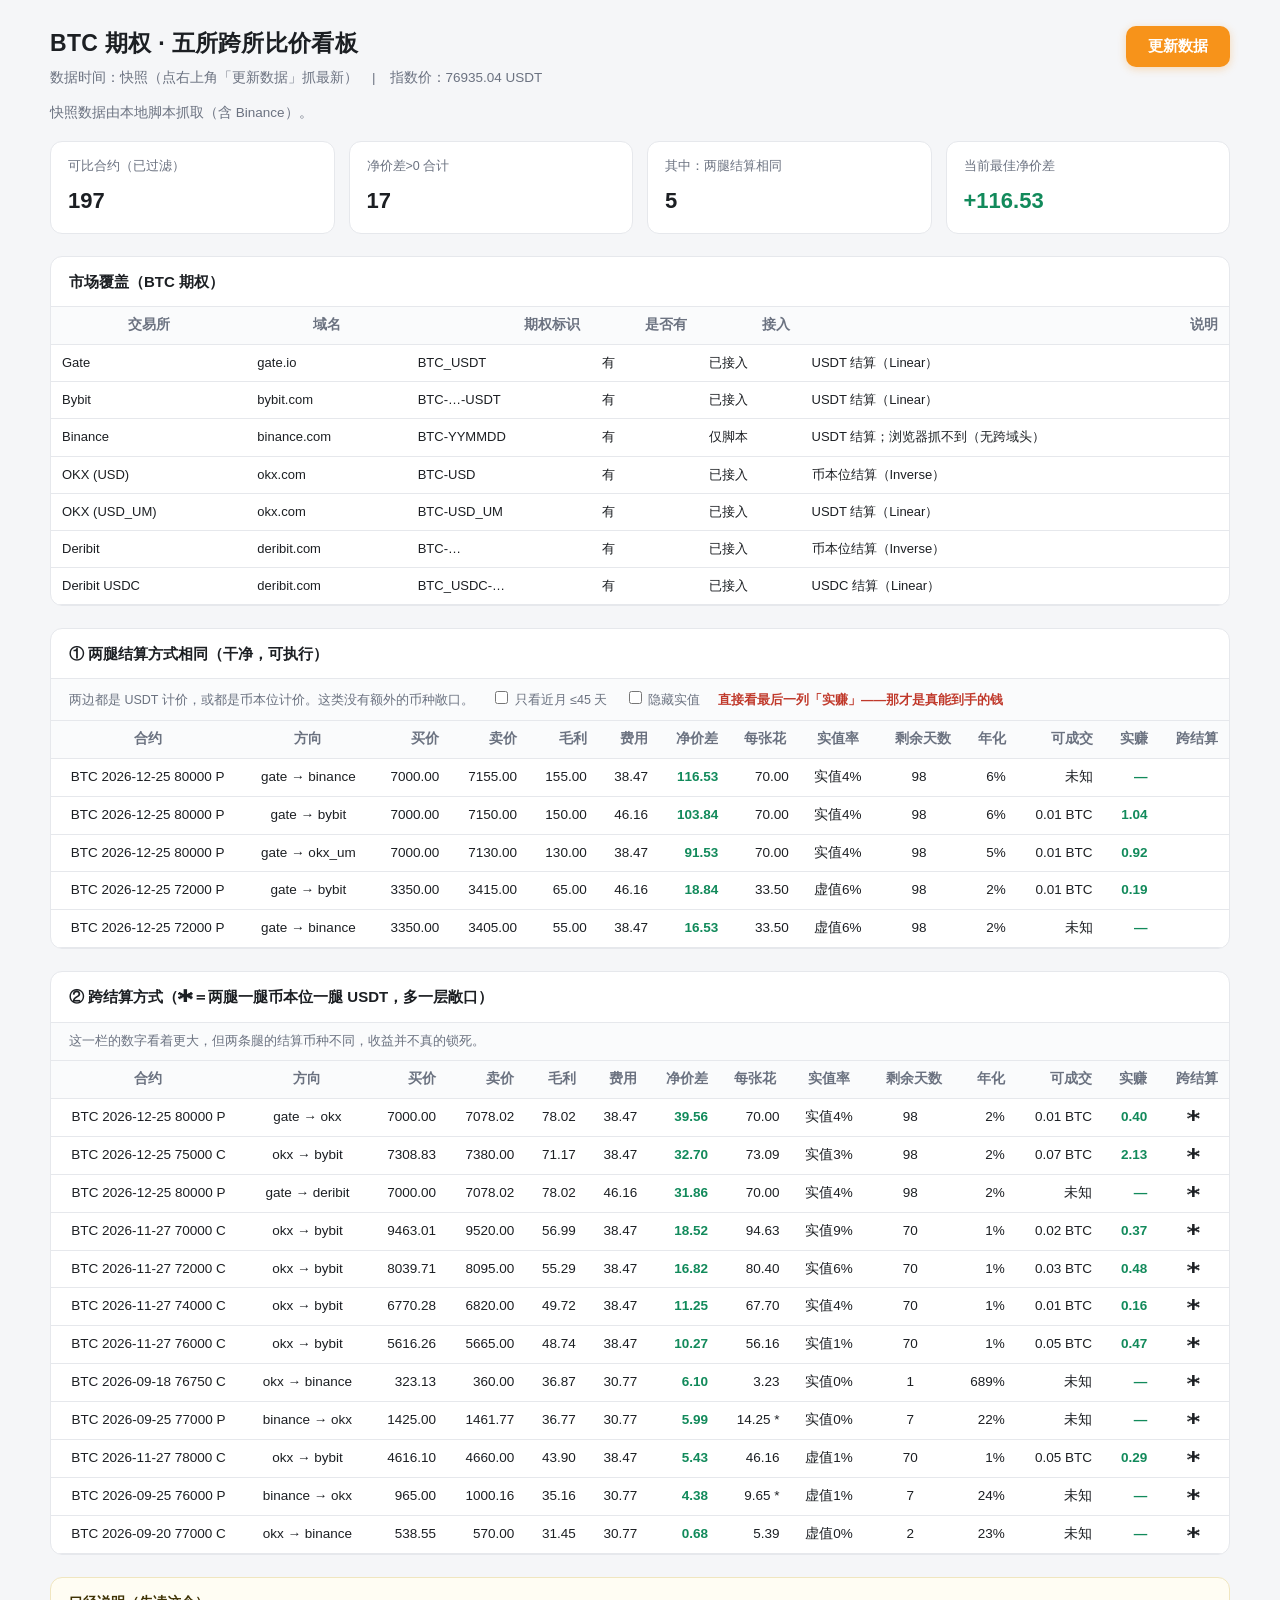
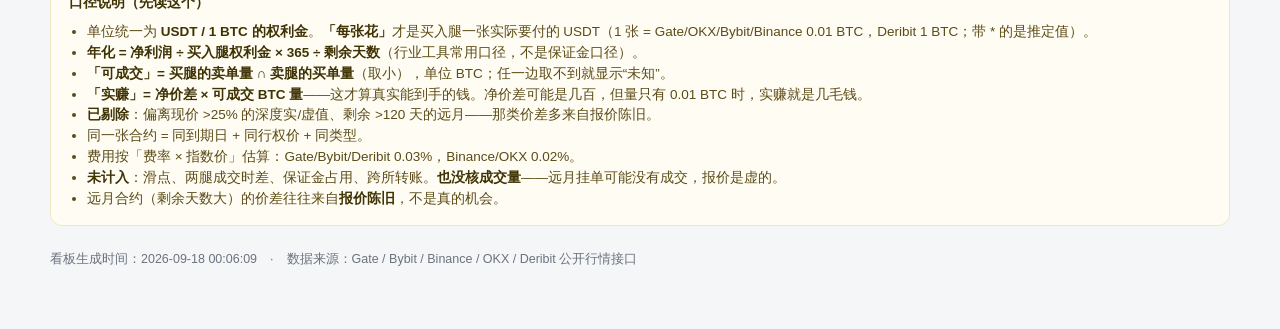
<file: 第2批/期权看板/看板/BTC期权比价看板.html>
<!DOCTYPE html>
<html lang="zh-CN">
<head><meta charset="utf-8"><meta name="viewport" content="width=device-width, initial-scale=1">
<title>BTC 期权五所比价 · 看板</title><style>
:root{--bg:#f5f6f8;--card:#fff;--ink:#1c1f23;--sub:#6b7280;--line:#e6e8ec;
      --pos:#128a5b;--neg:#c0392b;--accent:#f7931a;}
*{box-sizing:border-box;}
body{margin:0;background:var(--bg);color:var(--ink);
     font:15px/1.55 "Segoe UI","PingFang SC","Microsoft YaHei",sans-serif;}
.wrap{max-width:1220px;margin:0 auto;padding:26px 20px 60px;}
.top{display:flex;align-items:flex-start;justify-content:space-between;gap:20px;flex-wrap:wrap;}
h1{font-size:23px;margin:0 0 6px;letter-spacing:.3px;}
.meta{color:var(--sub);font-size:13.5px;}
#upd{background:var(--accent);color:#fff;border:0;border-radius:10px;padding:11px 22px;
     font-size:15px;font-weight:600;cursor:pointer;box-shadow:0 2px 8px rgba(247,147,26,.3);white-space:nowrap;}
#upd:hover{filter:brightness(1.06);} #upd:disabled{opacity:.6;cursor:default;}
.msg{margin:14px 0 0;font-size:13.5px;min-height:20px;color:var(--sub);}
.msg.ok{color:var(--pos);} .msg.warn{color:#a8620a;}
.cards{display:grid;grid-template-columns:repeat(auto-fit,minmax(185px,1fr));gap:14px;margin:18px 0 22px;}
.card{background:var(--card);border:1px solid var(--line);border-radius:12px;padding:15px 17px;}
.card .k{color:var(--sub);font-size:12.5px;margin-bottom:7px;}
.card .v{font-size:22px;font-weight:650;}
.panel{background:var(--card);border:1px solid var(--line);border-radius:12px;overflow:hidden;margin-bottom:22px;}
.panel h2{font-size:15px;margin:0;padding:13px 18px;border-bottom:1px solid var(--line);font-weight:600;}
.panel .hint{padding:9px 18px;font-size:12.5px;color:var(--sub);background:#fafbfc;border-bottom:1px solid var(--line);}
table{width:100%;border-collapse:collapse;font-size:13.5px;}
th,td{padding:8px 11px;border-bottom:1px solid var(--line);white-space:nowrap;}
th{background:#fafbfc;color:var(--sub);font-weight:600;text-align:right;position:sticky;top:0;}
th:first-child,th:nth-child(2),th:nth-child(8),th:nth-child(9){text-align:center;}
td.c{text-align:center;} td.n{text-align:right;font-variant-numeric:tabular-nums;}
td.strong{font-weight:700;} tr.pos td.strong{color:var(--pos);} tr.neg td.strong{color:var(--neg);}
tr:hover td{background:#fafcff;} td.empty{text-align:center;color:var(--sub);padding:22px;}
.vt td{font-size:13px;}
.note{margin-top:6px;background:#fffdf3;border:1px solid #f0e6c0;border-radius:12px;padding:15px 18px;
      font-size:13.5px;color:#5c4b17;} .note b{color:#3f3305;} .note ul{margin:8px 0 0;padding-left:18px;}
footer{margin-top:24px;color:var(--sub);font-size:12.5px;}
</style></head>
<body><div class="wrap">
  <div class="top">
    <div><h1>BTC 期权 · 五所跨所比价看板</h1>
      <div class="meta">数据时间：<span id="when">—</span>　|　指数价：<span id="idx">—</span> USDT</div></div>
    <button id="upd">更新数据</button>
  </div>
  <div class="msg" id="msg"></div>

  <div class="cards">
    <div class="card"><div class="k">可比合约（已过滤）</div><div class="v" id="npair">—</div></div>
    <div class="card"><div class="k">净价差&gt;0 合计</div><div class="v" id="nall">—</div></div>
    <div class="card"><div class="k">其中：两腿结算相同</div><div class="v" id="nsame">—</div></div>
    <div class="card"><div class="k">当前最佳净价差</div><div class="v" id="best">—</div></div>
  </div>

  <div class="panel"><h2>市场覆盖（BTC 期权）</h2>
    <table class="vt"><thead><tr><th>交易所</th><th>域名</th><th>期权标识</th>
      <th>是否有</th><th>接入</th><th>说明</th></tr></thead><tbody>
<tr><td>Gate</td><td>gate.io</td><td>BTC_USDT</td><td class="yes">有</td><td>已接入</td><td>USDT 结算（Linear）</td></tr>
<tr><td>Bybit</td><td>bybit.com</td><td>BTC-…-USDT</td><td class="yes">有</td><td>已接入</td><td>USDT 结算（Linear）</td></tr>
<tr><td>Binance</td><td>binance.com</td><td>BTC-YYMMDD</td><td class="yes">有</td><td>仅脚本</td><td>USDT 结算；浏览器抓不到（无跨域头）</td></tr>
<tr><td>OKX (USD)</td><td>okx.com</td><td>BTC-USD</td><td class="yes">有</td><td>已接入</td><td>币本位结算（Inverse）</td></tr>
<tr><td>OKX (USD_UM)</td><td>okx.com</td><td>BTC-USD_UM</td><td class="yes">有</td><td>已接入</td><td>USDT 结算（Linear）</td></tr>
<tr><td>Deribit</td><td>deribit.com</td><td>BTC-…</td><td class="yes">有</td><td>已接入</td><td>币本位结算（Inverse）</td></tr>
<tr><td>Deribit USDC</td><td>deribit.com</td><td>BTC_USDC-…</td><td class="yes">有</td><td>已接入</td><td>USDC 结算（Linear）</td></tr>
    </tbody></table></div>

  <div class="panel"><h2>① 两腿结算方式相同（干净，可执行）</h2>
    <div class="hint">两边都是 USDT 计价，或都是币本位计价。这类没有额外的币种敞口。
      <label style="margin-left:14px"><input type="checkbox" id="fNear"> 只看近月 ≤45 天</label>
      <label style="margin-left:14px"><input type="checkbox" id="fItm"> 隐藏实值</label>
      <b style="margin-left:14px;color:#c0392b">直接看最后一列「实赚」——那才是真能到手的钱</b>
    </div>
    <table><thead><tr><th>合约</th><th>方向</th><th>买价</th><th>卖价</th><th>毛利</th>
      <th>费用</th><th>净价差</th><th>每张花</th><th>实值率</th><th>剩余天数</th><th>年化</th><th>可成交</th><th>实赚</th><th>跨结算</th></tr></thead>
      <tbody id="tb1"><tr><td colspan="14" class="empty">加载中…</td></tr></tbody></table></div>

  <div class="panel"><h2>② 跨结算方式（✱＝两腿一腿币本位一腿 USDT，多一层敞口）</h2>
    <div class="hint">这一栏的数字看着更大，但两条腿的结算币种不同，收益并不真的锁死。</div>
    <table><thead><tr><th>合约</th><th>方向</th><th>买价</th><th>卖价</th><th>毛利</th>
      <th>费用</th><th>净价差</th><th>每张花</th><th>实值率</th><th>剩余天数</th><th>年化</th><th>可成交</th><th>实赚</th><th>跨结算</th></tr></thead>
      <tbody id="tb2"><tr><td colspan="14" class="empty">加载中…</td></tr></tbody></table></div>

  <div class="note"><b>口径说明（先读这个）</b>
    <ul>
      <li>单位统一为 <b>USDT / 1 BTC 的权利金</b>。<b>「每张花」</b>才是买入腿一张实际要付的 USDT（1 张 = Gate/OKX/Bybit/Binance 0.01 BTC，Deribit 1 BTC；带 * 的是推定值）。</li>
      <li><b>年化 = 净利润 ÷ 买入腿权利金 × 365 ÷ 剩余天数</b>（行业工具常用口径，不是保证金口径）。</li>
      <li><b>「可成交」= 买腿的卖单量 ∩ 卖腿的买单量</b>（取小），单位 BTC；任一边取不到就显示“未知”。</li>
      <li><b>「实赚」= 净价差 × 可成交 BTC 量</b>——这才算真实能到手的钱。净价差可能是几百，但量只有 0.01 BTC 时，实赚就是几毛钱。</li>
      <li><b>已剔除</b>：偏离现价 >25% 的深度实/虚值、剩余 >120 天的远月——那类价差多来自报价陈旧。</li>
      <li>同一张合约 = 同到期日 + 同行权价 + 同类型。</li>
      <li>费用按「费率 × 指数价」估算：Gate/Bybit/Deribit 0.03%，Binance/OKX 0.02%。</li>
      <li><b>未计入</b>：滑点、两腿成交时差、保证金占用、跨所转账。<b>也没核成交量</b>——远月挂单可能没有成交，报价是虚的。</li>
      <li>远月合约（剩余天数大）的价差往往来自<b>报价陈旧</b>，不是真的机会。</li>
    </ul>
  </div>
  <footer>看板生成时间：2026-09-18 00:06:09　·　数据来源：Gate / Bybit / Binance / OKX / Deribit 公开行情接口</footer>
</div>
<script>
const SNAP = {"ts": 1789661131, "symbol": "BTC", "index": 76935.04, "venue_counts": {"gate": 646, "bybit": 612, "binance": 678, "okx": 656, "okx_um": 648, "deribit": 862, "deribit_usdc": 0}, "n_common": 1238, "n_pairs": 7960, "n_pos": 17, "n_same": 5, "filters": {"max_moneyness": 25.0, "max_days": 120}, "rows": [{"contract": "BTC 2026-12-25 80000 P", "buy_at": "gate", "sell_at": "binance", "buy": 7000.0, "sell": 7155.0, "gross": 155.0, "fee": 38.47, "net": 116.53, "days": 98, "mixed": false, "moneyness_pct": 4.0, "per_contract": 70.0, "mult": 0.01, "mult_guess": false, "usable_btc": null, "real_profit": null, "apr": 6.2}, {"contract": "BTC 2026-12-25 80000 P", "buy_at": "gate", "sell_at": "bybit", "buy": 7000.0, "sell": 7150.0, "gross": 150.0, "fee": 46.16, "net": 103.84, "days": 98, "mixed": false, "moneyness_pct": 4.0, "per_contract": 70.0, "mult": 0.01, "mult_guess": false, "usable_btc": 0.01, "real_profit": 1.04, "apr": 5.5}, {"contract": "BTC 2026-12-25 80000 P", "buy_at": "gate", "sell_at": "okx_um", "buy": 7000.0, "sell": 7130.0, "gross": 130.0, "fee": 38.47, "net": 91.53, "days": 98, "mixed": false, "moneyness_pct": 4.0, "per_contract": 70.0, "mult": 0.01, "mult_guess": false, "usable_btc": 0.01, "real_profit": 0.92, "apr": 4.9}, {"contract": "BTC 2026-12-25 80000 P", "buy_at": "gate", "sell_at": "okx", "buy": 7000.0, "sell": 7078.02, "gross": 78.02, "fee": 38.47, "net": 39.56, "days": 98, "mixed": true, "moneyness_pct": 4.0, "per_contract": 70.0, "mult": 0.01, "mult_guess": false, "usable_btc": 0.01, "real_profit": 0.4, "apr": 2.1}, {"contract": "BTC 2026-12-25 75000 C", "buy_at": "okx", "sell_at": "bybit", "buy": 7308.83, "sell": 7380.0, "gross": 71.17, "fee": 38.47, "net": 32.7, "days": 98, "mixed": true, "moneyness_pct": 2.5, "per_contract": 73.09, "mult": 0.01, "mult_guess": false, "usable_btc": 0.0652, "real_profit": 2.13, "apr": 1.7}, {"contract": "BTC 2026-12-25 80000 P", "buy_at": "gate", "sell_at": "deribit", "buy": 7000.0, "sell": 7078.02, "gross": 78.02, "fee": 46.16, "net": 31.86, "days": 98, "mixed": true, "moneyness_pct": 4.0, "per_contract": 70.0, "mult": 0.01, "mult_guess": false, "usable_btc": null, "real_profit": null, "apr": 1.7}, {"contract": "BTC 2026-12-25 72000 P", "buy_at": "gate", "sell_at": "bybit", "buy": 3350.0, "sell": 3415.0, "gross": 65.0, "fee": 46.16, "net": 18.84, "days": 98, "mixed": false, "moneyness_pct": -6.4, "per_contract": 33.5, "mult": 0.01, "mult_guess": false, "usable_btc": 0.01, "real_profit": 0.19, "apr": 2.1}, {"contract": "BTC 2026-11-27 70000 C", "buy_at": "okx", "sell_at": "bybit", "buy": 9463.01, "sell": 9520.0, "gross": 56.99, "fee": 38.47, "net": 18.52, "days": 70, "mixed": true, "moneyness_pct": 9.0, "per_contract": 94.63, "mult": 0.01, "mult_guess": false, "usable_btc": 0.02, "real_profit": 0.37, "apr": 1.0}, {"contract": "BTC 2026-11-27 72000 C", "buy_at": "okx", "sell_at": "bybit", "buy": 8039.71, "sell": 8095.0, "gross": 55.29, "fee": 38.47, "net": 16.82, "days": 70, "mixed": true, "moneyness_pct": 6.4, "per_contract": 80.4, "mult": 0.01, "mult_guess": false, "usable_btc": 0.0285, "real_profit": 0.48, "apr": 1.1}, {"contract": "BTC 2026-12-25 72000 P", "buy_at": "gate", "sell_at": "binance", "buy": 3350.0, "sell": 3405.0, "gross": 55.0, "fee": 38.47, "net": 16.53, "days": 98, "mixed": false, "moneyness_pct": -6.4, "per_contract": 33.5, "mult": 0.01, "mult_guess": false, "usable_btc": null, "real_profit": null, "apr": 1.8}, {"contract": "BTC 2026-11-27 74000 C", "buy_at": "okx", "sell_at": "bybit", "buy": 6770.28, "sell": 6820.0, "gross": 49.72, "fee": 38.47, "net": 11.25, "days": 70, "mixed": true, "moneyness_pct": 3.8, "per_contract": 67.7, "mult": 0.01, "mult_guess": false, "usable_btc": 0.0138, "real_profit": 0.16, "apr": 0.9}, {"contract": "BTC 2026-11-27 76000 C", "buy_at": "okx", "sell_at": "bybit", "buy": 5616.26, "sell": 5665.0, "gross": 48.74, "fee": 38.47, "net": 10.27, "days": 70, "mixed": true, "moneyness_pct": 1.2, "per_contract": 56.16, "mult": 0.01, "mult_guess": false, "usable_btc": 0.0458, "real_profit": 0.47, "apr": 1.0}, {"contract": "BTC 2026-09-18 76750 C", "buy_at": "okx", "sell_at": "binance", "buy": 323.13, "sell": 360.0, "gross": 36.87, "fee": 30.77, "net": 6.1, "days": 1, "mixed": true, "moneyness_pct": 0.2, "per_contract": 3.23, "mult": 0.01, "mult_guess": false, "usable_btc": null, "real_profit": null, "apr": 688.9}, {"contract": "BTC 2026-09-25 77000 P", "buy_at": "binance", "sell_at": "okx", "buy": 1425.0, "sell": 1461.77, "gross": 36.77, "fee": 30.77, "net": 5.99, "days": 7, "mixed": true, "moneyness_pct": 0.1, "per_contract": 14.25, "mult": 0.01, "mult_guess": true, "usable_btc": null, "real_profit": null, "apr": 21.9}, {"contract": "BTC 2026-11-27 78000 C", "buy_at": "okx", "sell_at": "bybit", "buy": 4616.1, "sell": 4660.0, "gross": 43.9, "fee": 38.47, "net": 5.43, "days": 70, "mixed": true, "moneyness_pct": -1.4, "per_contract": 46.16, "mult": 0.01, "mult_guess": false, "usable_btc": 0.0527, "real_profit": 0.29, "apr": 0.6}, {"contract": "BTC 2026-09-25 76000 P", "buy_at": "binance", "sell_at": "okx", "buy": 965.0, "sell": 1000.16, "gross": 35.16, "fee": 30.77, "net": 4.38, "days": 7, "mixed": true, "moneyness_pct": -1.2, "per_contract": 9.65, "mult": 0.01, "mult_guess": true, "usable_btc": null, "real_profit": null, "apr": 23.7}, {"contract": "BTC 2026-09-20 77000 C", "buy_at": "okx", "sell_at": "binance", "buy": 538.55, "sell": 570.0, "gross": 31.45, "fee": 30.77, "net": 0.68, "days": 2, "mixed": true, "moneyness_pct": -0.1, "per_contract": 5.39, "mult": 0.01, "mult_guess": false, "usable_btc": null, "real_profit": null, "apr": 23.1}, {"contract": "BTC 2026-12-25 58000 C", "buy_at": "okx", "sell_at": "okx_um", "buy": 20349.32, "sell": 20380.0, "gross": 30.68, "fee": 30.77, "net": -0.09, "days": 98, "mixed": true, "moneyness_pct": 24.6, "per_contract": 203.49, "mult": 0.01, "mult_guess": false, "usable_btc": 0.99, "real_profit": -0.09, "apr": -0.0}, {"contract": "BTC 2026-11-27 66000 C", "buy_at": "okx", "sell_at": "bybit", "buy": 12617.35, "sell": 12655.0, "gross": 37.65, "fee": 38.47, "net": -0.81, "days": 70, "mixed": true, "moneyness_pct": 14.2, "per_contract": 126.17, "mult": 0.01, "mult_guess": false, "usable_btc": 0.04, "real_profit": -0.03, "apr": -0.0}, {"contract": "BTC 2026-09-25 75000 P", "buy_at": "binance", "sell_at": "okx", "buy": 625.0, "sell": 653.95, "gross": 28.95, "fee": 30.77, "net": -1.83, "days": 7, "mixed": true, "moneyness_pct": -2.5, "per_contract": 6.25, "mult": 0.01, "mult_guess": true, "usable_btc": null, "real_profit": null, "apr": -15.2}, {"contract": "BTC 2026-11-27 76000 C", "buy_at": "okx", "sell_at": "binance", "buy": 5616.26, "sell": 5645.0, "gross": 28.74, "fee": 30.77, "net": -2.03, "days": 70, "mixed": true, "moneyness_pct": 1.2, "per_contract": 56.16, "mult": 0.01, "mult_guess": false, "usable_btc": null, "real_profit": null, "apr": -0.2}, {"contract": "BTC 2026-11-27 78000 C", "buy_at": "deribit", "sell_at": "bybit", "buy": 4616.1, "sell": 4660.0, "gross": 43.9, "fee": 46.16, "net": -2.26, "days": 70, "mixed": true, "moneyness_pct": -1.4, "per_contract": 4616.1, "mult": 1.0, "mult_guess": false, "usable_btc": null, "real_profit": null, "apr": -0.3}, {"contract": "BTC 2026-12-25 80000 C", "buy_at": "okx", "sell_at": "bybit", "buy": 4923.84, "sell": 4960.0, "gross": 36.16, "fee": 38.47, "net": -2.31, "days": 98, "mixed": true, "moneyness_pct": -4.0, "per_contract": 49.24, "mult": 0.01, "mult_guess": false, "usable_btc": 0.0102, "real_profit": -0.02, "apr": -0.2}, {"contract": "BTC 2026-09-18 76500 C", "buy_at": "okx", "sell_at": "binance", "buy": 461.61, "sell": 490.0, "gross": 28.39, "fee": 30.77, "net": -2.38, "days": 1, "mixed": true, "moneyness_pct": 0.6, "per_contract": 4.62, "mult": 0.01, "mult_guess": false, "usable_btc": null, "real_profit": null, "apr": -188.5}, {"contract": "BTC 2026-09-19 77250 C", "buy_at": "okx", "sell_at": "binance", "buy": 376.98, "sell": 405.0, "gross": 28.02, "fee": 30.77, "net": -2.76, "days": 1, "mixed": true, "moneyness_pct": -0.4, "per_contract": 3.77, "mult": 0.01, "mult_guess": false, "usable_btc": null, "real_profit": null, "apr": -266.8}, {"contract": "BTC 2026-10-30 76000 C", "buy_at": "okx", "sell_at": "bybit", "buy": 4154.49, "sell": 4190.0, "gross": 35.51, "fee": 38.47, "net": -2.96, "days": 42, "mixed": true, "moneyness_pct": 1.2, "per_contract": 41.54, "mult": 0.01, "mult_guess": false, "usable_btc": 0.0439, "real_profit": -0.13, "apr": -0.6}, {"contract": "BTC 2026-12-25 82000 C", "buy_at": "okx", "sell_at": "bybit", "buy": 4154.49, "sell": 4190.0, "gross": 35.51, "fee": 38.47, "net": -2.96, "days": 98, "mixed": true, "moneyness_pct": -6.6, "per_contract": 41.54, "mult": 0.01, "mult_guess": false, "usable_btc": 0.0601, "real_profit": -0.18, "apr": -0.3}, {"contract": "BTC 2026-12-25 72000 P", "buy_at": "gate", "sell_at": "okx", "buy": 3350.0, "sell": 3385.14, "gross": 35.14, "fee": 38.47, "net": -3.33, "days": 98, "mixed": true, "moneyness_pct": -6.4, "per_contract": 33.5, "mult": 0.01, "mult_guess": false, "usable_btc": 0.01, "real_profit": -0.03, "apr": -0.4}, {"contract": "BTC 2026-09-18 77000 C", "buy_at": "okx", "sell_at": "binance", "buy": 223.11, "sell": 250.0, "gross": 26.89, "fee": 30.77, "net": -3.89, "days": 1, "mixed": true, "moneyness_pct": -0.1, "per_contract": 2.23, "mult": 0.01, "mult_guess": false, "usable_btc": null, "real_profit": null, "apr": -635.7}, {"contract": "BTC 2026-12-25 85000 C", "buy_at": "okx", "sell_at": "bybit", "buy": 3192.8, "sell": 3225.0, "gross": 32.2, "fee": 38.47, "net": -6.27, "days": 98, "mixed": true, "moneyness_pct": -10.5, "per_contract": 31.93, "mult": 0.01, "mult_guess": false, "usable_btc": 0.0613, "real_profit": -0.38, "apr": -0.7}, {"contract": "BTC 2026-09-18 76750 P", "buy_at": "binance", "sell_at": "okx", "buy": 330.0, "sell": 353.9, "gross": 23.9, "fee": 30.77, "net": -6.87, "days": 1, "mixed": true, "moneyness_pct": -0.2, "per_contract": 3.3, "mult": 0.01, "mult_guess": true, "usable_btc": null, "real_profit": null, "apr": -760.2}, {"contract": "BTC 2026-11-27 78000 C", "buy_at": "okx", "sell_at": "binance", "buy": 4616.1, "sell": 4640.0, "gross": 23.9, "fee": 30.77, "net": -6.88, "days": 70, "mixed": true, "moneyness_pct": -1.4, "per_contract": 46.16, "mult": 0.01, "mult_guess": false, "usable_btc": null, "real_profit": null, "apr": -0.8}, {"contract": "BTC 2026-11-27 80000 C", "buy_at": "okx", "sell_at": "bybit", "buy": 3769.82, "sell": 3800.0, "gross": 30.18, "fee": 38.47, "net": -8.28, "days": 70, "mixed": true, "moneyness_pct": -4.0, "per_contract": 37.7, "mult": 0.01, "mult_guess": false, "usable_btc": 0.0221, "real_profit": -0.18, "apr": -1.1}, {"contract": "BTC 2026-09-25 76000 P", "buy_at": "bybit", "sell_at": "okx", "buy": 970.0, "sell": 1000.16, "gross": 30.16, "fee": 38.47, "net": -8.31, "days": 7, "mixed": true, "moneyness_pct": -1.2, "per_contract": 9.7, "mult": 0.01, "mult_guess": true, "usable_btc": 0.0308, "real_profit": -0.26, "apr": -44.7}, {"contract": "BTC 2026-10-02 78000 P", "buy_at": "binance", "sell_at": "okx", "buy": 2555.0, "sell": 2577.32, "gross": 22.32, "fee": 30.77, "net": -8.45, "days": 14, "mixed": true, "moneyness_pct": 1.4, "per_contract": 25.55, "mult": 0.01, "mult_guess": true, "usable_btc": null, "real_profit": null, "apr": -8.6}, {"contract": "BTC 2026-11-27 82000 C", "buy_at": "okx", "sell_at": "binance", "buy": 3038.93, "sell": 3060.0, "gross": 21.07, "fee": 30.77, "net": -9.71, "days": 70, "mixed": true, "moneyness_pct": -6.6, "per_contract": 30.39, "mult": 0.01, "mult_guess": false, "usable_btc": null, "real_profit": null, "apr": -1.7}, {"contract": "BTC 2026-09-25 78000 C", "buy_at": "deribit", "sell_at": "binance", "buy": 846.29, "sell": 875.0, "gross": 28.71, "fee": 38.47, "net": -9.75, "days": 7, "mixed": true, "moneyness_pct": -1.4, "per_contract": 846.29, "mult": 1.0, "mult_guess": false, "usable_btc": null, "real_profit": null, "apr": -60.1}, {"contract": "BTC 2026-12-25 80000 C", "buy_at": "deribit", "sell_at": "bybit", "buy": 4923.84, "sell": 4960.0, "gross": 36.16, "fee": 46.16, "net": -10.0, "days": 98, "mixed": true, "moneyness_pct": -4.0, "per_contract": 4923.84, "mult": 1.0, "mult_guess": false, "usable_btc": null, "real_profit": null, "apr": -0.8}, {"contract": "BTC 2026-11-27 72000 C", "buy_at": "okx", "sell_at": "binance", "buy": 8039.71, "sell": 8060.0, "gross": 20.29, "fee": 30.77, "net": -10.49, "days": 70, "mixed": true, "moneyness_pct": 6.4, "per_contract": 80.4, "mult": 0.01, "mult_guess": false, "usable_btc": null, "real_profit": null, "apr": -0.7}, {"contract": "BTC 2026-10-02 77000 C", "buy_at": "okx", "sell_at": "binance", "buy": 1884.91, "sell": 1905.0, "gross": 20.09, "fee": 30.77, "net": -10.68, "days": 14, "mixed": true, "moneyness_pct": -0.1, "per_contract": 18.85, "mult": 0.01, "mult_guess": false, "usable_btc": null, "real_profit": null, "apr": -14.8}, {"contract": "BTC 2026-09-19 76500 C", "buy_at": "okx_um", "sell_at": "binance", "buy": 725.0, "sell": 745.0, "gross": 20.0, "fee": 30.77, "net": -10.77, "days": 1, "mixed": false, "moneyness_pct": 0.6, "per_contract": 7.25, "mult": 0.01, "mult_guess": false, "usable_btc": null, "real_profit": null, "apr": -542.4}, {"contract": "BTC 2026-09-18 77500 C", "buy_at": "okx", "sell_at": "binance", "buy": 100.02, "sell": 120.0, "gross": 19.98, "fee": 30.77, "net": -10.79, "days": 1, "mixed": true, "moneyness_pct": -0.7, "per_contract": 1.0, "mult": 0.01, "mult_guess": false, "usable_btc": null, "real_profit": null, "apr": -3937.6}, {"contract": "BTC 2026-09-25 77000 P", "buy_at": "bybit", "sell_at": "okx", "buy": 1435.0, "sell": 1461.77, "gross": 26.77, "fee": 38.47, "net": -11.7, "days": 7, "mixed": true, "moneyness_pct": 0.1, "per_contract": 14.35, "mult": 0.01, "mult_guess": true, "usable_btc": 0.1309, "real_profit": -1.53, "apr": -42.5}, {"contract": "BTC 2026-09-20 77000 C", "buy_at": "okx", "sell_at": "bybit", "buy": 538.55, "sell": 565.0, "gross": 26.45, "fee": 38.47, "net": -12.01, "days": 2, "mixed": true, "moneyness_pct": -0.1, "per_contract": 5.39, "mult": 0.01, "mult_guess": false, "usable_btc": 0.1066, "real_profit": -1.28, "apr": -407.1}, {"contract": "BTC 2026-09-20 76500 P", "buy_at": "binance", "sell_at": "okx", "buy": 520.0, "sell": 538.55, "gross": 18.55, "fee": 30.77, "net": -12.23, "days": 2, "mixed": true, "moneyness_pct": -0.6, "per_contract": 5.2, "mult": 0.01, "mult_guess": true, "usable_btc": null, "real_profit": null, "apr": -429.2}, {"contract": "BTC 2026-09-20 76750 C", "buy_at": "okx", "sell_at": "bybit", "buy": 653.95, "sell": 680.0, "gross": 26.05, "fee": 38.47, "net": -12.42, "days": 2, "mixed": true, "moneyness_pct": 0.2, "per_contract": 6.54, "mult": 0.01, "mult_guess": false, "usable_btc": 0.1059, "real_profit": -1.31, "apr": -346.5}, {"contract": "BTC 2026-10-30 78000 C", "buy_at": "okx", "sell_at": "bybit", "buy": 3154.34, "sell": 3180.0, "gross": 25.66, "fee": 38.47, "net": -12.8, "days": 42, "mixed": true, "moneyness_pct": -1.4, "per_contract": 31.54, "mult": 0.01, "mult_guess": false, "usable_btc": 0.0312, "real_profit": -0.4, "apr": -3.5}, {"contract": "BTC 2026-12-25 75000 C", "buy_at": "deribit", "sell_at": "bybit", "buy": 7347.3, "sell": 7380.0, "gross": 32.7, "fee": 46.16, "net": -13.46, "days": 98, "mixed": true, "moneyness_pct": 2.5, "per_contract": 7347.3, "mult": 1.0, "mult_guess": false, "usable_btc": null, "real_profit": null, "apr": -0.7}, {"contract": "BTC 2026-09-19 77500 C", "buy_at": "okx", "sell_at": "binance", "buy": 307.74, "sell": 325.0, "gross": 17.26, "fee": 30.77, "net": -13.51, "days": 1, "mixed": true, "moneyness_pct": -0.7, "per_contract": 3.08, "mult": 0.01, "mult_guess": false, "usable_btc": null, "real_profit": null, "apr": -1602.9}, {"contract": "BTC 2026-12-25 85000 C", "buy_at": "okx", "sell_at": "binance", "buy": 3192.8, "sell": 3210.0, "gross": 17.2, "fee": 30.77, "net": -13.58, "days": 98, "mixed": true, "moneyness_pct": -10.5, "per_contract": 31.93, "mult": 0.01, "mult_guess": false, "usable_btc": null, "real_profit": null, "apr": -1.6}, {"contract": "BTC 2026-09-25 75000 P", "buy_at": "bybit", "sell_at": "okx", "buy": 630.0, "sell": 653.95, "gross": 23.95, "fee": 38.47, "net": -14.52, "days": 7, "mixed": true, "moneyness_pct": -2.5, "per_contract": 6.3, "mult": 0.01, "mult_guess": true, "usable_btc": 0.1716, "real_profit": -2.49, "apr": -120.2}, {"contract": "BTC 2026-12-25 90000 C", "buy_at": "okx", "sell_at": "binance", "buy": 2038.78, "sell": 2055.0, "gross": 16.22, "fee": 30.77, "net": -14.55, "days": 98, "mixed": true, "moneyness_pct": -17.0, "per_contract": 20.39, "mult": 0.01, "mult_guess": false, "usable_btc": null, "real_profit": null, "apr": -2.7}, {"contract": "BTC 2026-11-27 78000 C", "buy_at": "deribit", "sell_at": "binance", "buy": 4616.1, "sell": 4640.0, "gross": 23.9, "fee": 38.47, "net": -14.57, "days": 70, "mixed": true, "moneyness_pct": -1.4, "per_contract": 4616.1, "mult": 1.0, "mult_guess": false, "usable_btc": null, "real_profit": null, "apr": -1.6}, {"contract": "BTC 2026-10-30 58000 P", "buy_at": "okx", "sell_at": "binance", "buy": 184.64, "sell": 200.0, "gross": 15.36, "fee": 30.77, "net": -15.42, "days": 42, "mixed": true, "moneyness_pct": -24.6, "per_contract": 1.85, "mult": 0.01, "mult_guess": false, "usable_btc": null, "real_profit": null, "apr": -72.6}, {"contract": "BTC 2026-09-19 77250 C", "buy_at": "okx", "sell_at": "bybit", "buy": 376.98, "sell": 400.0, "gross": 23.02, "fee": 38.47, "net": -15.45, "days": 1, "mixed": true, "moneyness_pct": -0.4, "per_contract": 3.77, "mult": 0.01, "mult_guess": false, "usable_btc": 0.1284, "real_profit": -1.98, "apr": -1495.8}, {"contract": "BTC 2026-09-25 75500 P", "buy_at": "bybit", "sell_at": "okx", "buy": 785.0, "sell": 807.82, "gross": 22.82, "fee": 38.47, "net": -15.65, "days": 7, "mixed": true, "moneyness_pct": -1.9, "per_contract": 7.85, "mult": 0.01, "mult_guess": true, "usable_btc": 0.1905, "real_profit": -2.98, "apr": -104.0}, {"contract": "BTC 2026-10-30 64000 P", "buy_at": "okx_um", "sell_at": "binance", "buy": 405.0, "sell": 420.0, "gross": 15.0, "fee": 30.77, "net": -15.77, "days": 42, "mixed": false, "moneyness_pct": -16.8, "per_contract": 4.05, "mult": 0.01, "mult_guess": false, "usable_btc": null, "real_profit": null, "apr": -33.8}, {"contract": "BTC 2026-11-27 80000 C", "buy_at": "deribit", "sell_at": "bybit", "buy": 3769.82, "sell": 3800.0, "gross": 30.18, "fee": 46.16, "net": -15.98, "days": 70, "mixed": true, "moneyness_pct": -4.0, "per_contract": 3769.82, "mult": 1.0, "mult_guess": false, "usable_btc": null, "real_profit": null, "apr": -2.2}, {"contract": "BTC 2026-11-27 81000 C", "buy_at": "deribit", "sell_at": "bybit", "buy": 3385.14, "sell": 3415.0, "gross": 29.86, "fee": 46.16, "net": -16.3, "days": 70, "mixed": true, "moneyness_pct": -5.3, "per_contract": 3385.14, "mult": 1.0, "mult_guess": false, "usable_btc": null, "real_profit": null, "apr": -2.5}, {"contract": "BTC 2026-09-18 76750 C", "buy_at": "okx", "sell_at": "bybit", "buy": 323.13, "sell": 345.0, "gross": 21.87, "fee": 38.47, "net": -16.59, "days": 1, "mixed": true, "moneyness_pct": 0.2, "per_contract": 3.23, "mult": 0.01, "mult_guess": false, "usable_btc": 0.0105, "real_profit": -0.17, "apr": -1874.5}, {"contract": "BTC 2026-09-19 76500 C", "buy_at": "okx", "sell_at": "binance", "buy": 730.88, "sell": 745.0, "gross": 14.12, "fee": 30.77, "net": -16.66, "days": 1, "mixed": true, "moneyness_pct": 0.6, "per_contract": 7.31, "mult": 0.01, "mult_guess": false, "usable_btc": null, "real_profit": null, "apr": -831.8}, {"contract": "BTC 2026-10-02 76000 P", "buy_at": "binance", "sell_at": "okx", "buy": 1525.0, "sell": 1538.7, "gross": 13.7, "fee": 30.77, "net": -17.07, "days": 14, "mixed": true, "moneyness_pct": -1.2, "per_contract": 15.25, "mult": 0.01, "mult_guess": true, "usable_btc": null, "real_profit": null, "apr": -29.2}, {"contract": "BTC 2026-11-27 82000 C", "buy_at": "okx", "sell_at": "bybit", "buy": 3038.93, "sell": 3060.0, "gross": 21.07, "fee": 38.47, "net": -17.4, "days": 70, "mixed": true, "moneyness_pct": -6.6, "per_contract": 30.39, "mult": 0.01, "mult_guess": false, "usable_btc": 0.0486, "real_profit": -0.85, "apr": -3.0}, {"contract": "BTC 2026-11-27 82000 C", "buy_at": "deribit", "sell_at": "binance", "buy": 3038.93, "sell": 3060.0, "gross": 21.07, "fee": 38.47, "net": -17.4, "days": 70, "mixed": true, "moneyness_pct": -6.6, "per_contract": 3038.93, "mult": 1.0, "mult_guess": false, "usable_btc": null, "real_profit": null, "apr": -3.0}, {"contract": "BTC 2026-10-30 90000 C", "buy_at": "binance", "sell_at": "okx", "buy": 410.0, "sell": 423.14, "gross": 13.14, "fee": 30.77, "net": -17.63, "days": 42, "mixed": true, "moneyness_pct": -17.0, "per_contract": 4.1, "mult": 0.01, "mult_guess": true, "usable_btc": null, "real_profit": null, "apr": -37.4}, {"contract": "BTC 2026-09-19 78000 C", "buy_at": "okx", "sell_at": "binance", "buy": 192.34, "sell": 205.0, "gross": 12.66, "fee": 30.77, "net": -18.11, "days": 1, "mixed": true, "moneyness_pct": -1.4, "per_contract": 1.92, "mult": 0.01, "mult_guess": false, "usable_btc": null, "real_profit": null, "apr": -3437.1}, {"contract": "BTC 2026-10-30 95000 C", "buy_at": "binance", "sell_at": "okx", "buy": 180.0, "sell": 192.34, "gross": 12.34, "fee": 30.77, "net": -18.44, "days": 42, "mixed": true, "moneyness_pct": -23.5, "per_contract": 1.8, "mult": 0.01, "mult_guess": true, "usable_btc": null, "real_profit": null, "apr": -89.0}, {"contract": "BTC 2026-10-30 90000 C", "buy_at": "binance", "sell_at": "bybit", "buy": 410.0, "sell": 430.0, "gross": 20.0, "fee": 38.47, "net": -18.47, "days": 42, "mixed": false, "moneyness_pct": -17.0, "per_contract": 4.1, "mult": 0.01, "mult_guess": true, "usable_btc": null, "real_profit": null, "apr": -39.1}, {"contract": "BTC 2026-10-30 88000 C", "buy_at": "binance", "sell_at": "bybit", "buy": 585.0, "sell": 605.0, "gross": 20.0, "fee": 38.47, "net": -18.47, "days": 42, "mixed": false, "moneyness_pct": -14.4, "per_contract": 5.85, "mult": 0.01, "mult_guess": true, "usable_btc": null, "real_profit": null, "apr": -27.4}, {"contract": "BTC 2026-12-25 95000 C", "buy_at": "okx", "sell_at": "binance", "buy": 1307.9, "sell": 1320.0, "gross": 12.1, "fee": 30.77, "net": -18.67, "days": 98, "mixed": true, "moneyness_pct": -23.5, "per_contract": 13.08, "mult": 0.01, "mult_guess": false, "usable_btc": null, "real_profit": null, "apr": -5.3}, {"contract": "BTC 2026-09-19 76250 P", "buy_at": "binance", "sell_at": "okx", "buy": 365.0, "sell": 376.98, "gross": 11.98, "fee": 30.77, "net": -18.79, "days": 1, "mixed": true, "moneyness_pct": -0.9, "per_contract": 3.65, "mult": 0.01, "mult_guess": true, "usable_btc": null, "real_profit": null, "apr": -1879.2}, {"contract": "BTC 2026-11-27 64000 P", "buy_at": "okx", "sell_at": "binance", "buy": 923.22, "sell": 935.0, "gross": 11.78, "fee": 30.77, "net": -18.99, "days": 70, "mixed": true, "moneyness_pct": -16.8, "per_contract": 9.23, "mult": 0.01, "mult_guess": false, "usable_btc": null, "real_profit": null, "apr": -10.7}, {"contract": "BTC 2026-10-02 78000 P", "buy_at": "gate", "sell_at": "okx", "buy": 2558.0, "sell": 2577.32, "gross": 19.32, "fee": 38.47, "net": -19.14, "days": 14, "mixed": true, "moneyness_pct": 1.4, "per_contract": 25.58, "mult": 0.01, "mult_guess": false, "usable_btc": 3.47, "real_profit": -66.43, "apr": -19.5}, {"contract": "BTC 2026-10-02 76000 C", "buy_at": "okx", "sell_at": "binance", "buy": 2423.45, "sell": 2435.0, "gross": 11.55, "fee": 30.77, "net": -19.23, "days": 14, "mixed": true, "moneyness_pct": 1.2, "per_contract": 24.23, "mult": 0.01, "mult_guess": false, "usable_btc": null, "real_profit": null, "apr": -20.7}, {"contract": "BTC 2026-09-20 76000 P", "buy_at": "binance", "sell_at": "okx", "buy": 335.0, "sell": 346.21, "gross": 11.21, "fee": 30.77, "net": -19.57, "days": 2, "mixed": true, "moneyness_pct": -1.2, "per_contract": 3.35, "mult": 0.01, "mult_guess": true, "usable_btc": null, "real_profit": null, "apr": -1065.9}, {"contract": "BTC 2026-12-25 75000 C", "buy_at": "okx", "sell_at": "binance", "buy": 7308.83, "sell": 7320.0, "gross": 11.17, "fee": 30.77, "net": -19.6, "days": 98, "mixed": true, "moneyness_pct": 2.5, "per_contract": 73.09, "mult": 0.01, "mult_guess": false, "usable_btc": null, "real_profit": null, "apr": -1.0}, {"contract": "BTC 2026-09-20 77500 C", "buy_at": "okx", "sell_at": "binance", "buy": 369.29, "sell": 380.0, "gross": 10.71, "fee": 30.77, "net": -20.06, "days": 2, "mixed": true, "moneyness_pct": -0.7, "per_contract": 3.69, "mult": 0.01, "mult_guess": false, "usable_btc": null, "real_profit": null, "apr": -991.5}, {"contract": "BTC 2026-09-25 77000 C", "buy_at": "okx", "sell_at": "binance", "buy": 1269.43, "sell": 1280.0, "gross": 10.57, "fee": 30.77, "net": -20.2, "days": 7, "mixed": true, "moneyness_pct": -0.1, "per_contract": 12.69, "mult": 0.01, "mult_guess": false, "usable_btc": null, "real_profit": null, "apr": -83.0}, {"contract": "BTC 2026-12-25 82000 C", "buy_at": "okx", "sell_at": "binance", "buy": 4154.49, "sell": 4165.0, "gross": 10.51, "fee": 30.77, "net": -20.27, "days": 98, "mixed": true, "moneyness_pct": -6.6, "per_contract": 41.54, "mult": 0.01, "mult_guess": false, "usable_btc": null, "real_profit": null, "apr": -1.8}, {"contract": "BTC 2026-09-20 75500 P", "buy_at": "binance", "sell_at": "okx", "buy": 205.0, "sell": 215.42, "gross": 10.42, "fee": 30.77, "net": -20.36, "days": 2, "mixed": true, "moneyness_pct": -1.9, "per_contract": 2.05, "mult": 0.01, "mult_guess": true, "usable_btc": null, "real_profit": null, "apr": -1812.2}, {"contract": "BTC 2026-10-02 77000 P", "buy_at": "binance", "sell_at": "okx", "buy": 1990.0, "sell": 2000.31, "gross": 10.31, "fee": 30.77, "net": -20.46, "days": 14, "mixed": true, "moneyness_pct": 0.1, "per_contract": 19.9, "mult": 0.01, "mult_guess": true, "usable_btc": null, "real_profit": null, "apr": -26.8}, {"contract": "BTC 2026-11-27 80000 C", "buy_at": "okx", "sell_at": "binance", "buy": 3769.82, "sell": 3780.0, "gross": 10.18, "fee": 30.77, "net": -20.59, "days": 70, "mixed": true, "moneyness_pct": -4.0, "per_contract": 37.7, "mult": 0.01, "mult_guess": false, "usable_btc": null, "real_profit": null, "apr": -2.8}, {"contract": "BTC 2026-09-19 77000 C", "buy_at": "okx_um", "sell_at": "binance", "buy": 495.0, "sell": 505.0, "gross": 10.0, "fee": 30.77, "net": -20.77, "days": 1, "mixed": false, "moneyness_pct": -0.1, "per_contract": 4.95, "mult": 0.01, "mult_guess": false, "usable_btc": null, "real_profit": null, "apr": -1531.8}, {"contract": "BTC 2026-10-02 76000 P", "buy_at": "binance", "sell_at": "okx_um", "buy": 1525.0, "sell": 1535.0, "gross": 10.0, "fee": 30.77, "net": -20.77, "days": 14, "mixed": false, "moneyness_pct": -1.2, "per_contract": 15.25, "mult": 0.01, "mult_guess": true, "usable_btc": null, "real_profit": null, "apr": -35.5}, {"contract": "BTC 2026-09-25 77000 P", "buy_at": "binance", "sell_at": "okx_um", "buy": 1425.0, "sell": 1435.0, "gross": 10.0, "fee": 30.77, "net": -20.77, "days": 7, "mixed": false, "moneyness_pct": 0.1, "per_contract": 14.25, "mult": 0.01, "mult_guess": true, "usable_btc": null, "real_profit": null, "apr": -76.0}, {"contract": "BTC 2026-09-18 75500 C", "buy_at": "okx", "sell_at": "gate", "buy": 1269.43, "sell": 1287.0, "gross": 17.57, "fee": 38.47, "net": -20.9, "days": 1, "mixed": true, "moneyness_pct": 1.9, "per_contract": 12.69, "mult": 0.01, "mult_guess": false, "usable_btc": 0.55, "real_profit": -11.49, "apr": -600.8}, {"contract": "BTC 2026-09-19 77500 C", "buy_at": "okx", "sell_at": "bybit", "buy": 307.74, "sell": 325.0, "gross": 17.26, "fee": 38.47, "net": -21.21, "days": 1, "mixed": true, "moneyness_pct": -0.7, "per_contract": 3.08, "mult": 0.01, "mult_guess": false, "usable_btc": 0.0282, "real_profit": -0.6, "apr": -2515.4}, {"contract": "BTC 2026-09-18 83000 P", "buy_at": "gate", "sell_at": "okx", "buy": 6253.0, "sell": 6270.21, "gross": 17.21, "fee": 38.47, "net": -21.26, "days": 1, "mixed": true, "moneyness_pct": 7.9, "per_contract": 62.53, "mult": 0.01, "mult_guess": false, "usable_btc": 1.53, "real_profit": -32.53, "apr": -124.1}, {"contract": "BTC 2026-09-18 82000 P", "buy_at": "gate", "sell_at": "okx", "buy": 5253.0, "sell": 5270.05, "gross": 17.05, "fee": 38.47, "net": -21.42, "days": 1, "mixed": true, "moneyness_pct": 6.6, "per_contract": 52.53, "mult": 0.01, "mult_guess": false, "usable_btc": 1.39, "real_profit": -29.77, "apr": -148.8}, {"contract": "BTC 2026-09-18 77000 C", "buy_at": "okx", "sell_at": "bybit", "buy": 223.11, "sell": 240.0, "gross": 16.89, "fee": 38.47, "net": -21.58, "days": 1, "mixed": true, "moneyness_pct": -0.1, "per_contract": 2.23, "mult": 0.01, "mult_guess": false, "usable_btc": 0.0489, "real_profit": -1.06, "apr": -3530.2}, {"contract": "BTC 2026-10-02 75000 P", "buy_at": "binance", "sell_at": "okx", "buy": 1145.0, "sell": 1154.03, "gross": 9.03, "fee": 30.77, "net": -21.75, "days": 14, "mixed": true, "moneyness_pct": -2.5, "per_contract": 11.45, "mult": 0.01, "mult_guess": true, "usable_btc": null, "real_profit": null, "apr": -49.5}, {"contract": "BTC 2026-09-18 78000 C", "buy_at": "okx", "sell_at": "binance", "buy": 46.16, "sell": 55.0, "gross": 8.84, "fee": 30.77, "net": -21.94, "days": 1, "mixed": true, "moneyness_pct": -1.4, "per_contract": 0.46, "mult": 0.01, "mult_guess": false, "usable_btc": null, "real_profit": null, "apr": -17344.3}, {"contract": "BTC 2026-12-25 90000 C", "buy_at": "okx", "sell_at": "bybit", "buy": 2038.78, "sell": 2055.0, "gross": 16.22, "fee": 38.47, "net": -22.25, "days": 98, "mixed": true, "moneyness_pct": -17.0, "per_contract": 20.39, "mult": 0.01, "mult_guess": false, "usable_btc": 0.0684, "real_profit": -1.52, "apr": -4.1}, {"contract": "BTC 2026-11-27 77000 C", "buy_at": "deribit", "sell_at": "bybit", "buy": 5116.18, "sell": 5140.0, "gross": 23.82, "fee": 46.16, "net": -22.34, "days": 70, "mixed": true, "moneyness_pct": -0.1, "per_contract": 5116.18, "mult": 1.0, "mult_guess": false, "usable_btc": null, "real_profit": null, "apr": -2.3}, {"contract": "BTC 2026-10-02 78000 C", "buy_at": "okx", "sell_at": "binance", "buy": 1461.77, "sell": 1470.0, "gross": 8.23, "fee": 30.77, "net": -22.54, "days": 14, "mixed": true, "moneyness_pct": -1.4, "per_contract": 14.62, "mult": 0.01, "mult_guess": false, "usable_btc": null, "real_profit": null, "apr": -40.2}, {"contract": "BTC 2026-12-25 60000 P", "buy_at": "binance", "sell_at": "bybit", "buy": 905.0, "sell": 920.0, "gross": 15.0, "fee": 38.47, "net": -23.47, "days": 98, "mixed": false, "moneyness_pct": -22.0, "per_contract": 9.05, "mult": 0.01, "mult_guess": true, "usable_btc": null, "real_profit": null, "apr": -9.7}, {"contract": "BTC 2026-10-30 76000 C", "buy_at": "okx_um", "sell_at": "bybit", "buy": 4175.0, "sell": 4190.0, "gross": 15.0, "fee": 38.47, "net": -23.47, "days": 42, "mixed": false, "moneyness_pct": 1.2, "per_contract": 41.75, "mult": 0.01, "mult_guess": false, "usable_btc": 0.0439, "real_profit": -1.03, "apr": -4.9}, {"contract": "BTC 2026-10-30 58000 P", "buy_at": "bybit", "sell_at": "binance", "buy": 185.0, "sell": 200.0, "gross": 15.0, "fee": 38.47, "net": -23.47, "days": 42, "mixed": false, "moneyness_pct": -24.6, "per_contract": 1.85, "mult": 0.01, "mult_guess": true, "usable_btc": null, "real_profit": null, "apr": -110.2}, {"contract": "BTC 2026-10-30 86000 C", "buy_at": "binance", "sell_at": "bybit", "buy": 845.0, "sell": 860.0, "gross": 15.0, "fee": 38.47, "net": -23.47, "days": 42, "mixed": false, "moneyness_pct": -11.8, "per_contract": 8.45, "mult": 0.01, "mult_guess": true, "usable_btc": null, "real_profit": null, "apr": -24.1}, {"contract": "BTC 2026-10-30 61000 P", "buy_at": "bybit", "sell_at": "binance", "buy": 265.0, "sell": 280.0, "gross": 15.0, "fee": 38.47, "net": -23.47, "days": 42, "mixed": false, "moneyness_pct": -20.7, "per_contract": 2.65, "mult": 0.01, "mult_guess": true, "usable_btc": null, "real_profit": null, "apr": -77.0}, {"contract": "BTC 2026-10-30 63000 P", "buy_at": "bybit", "sell_at": "binance", "buy": 350.0, "sell": 365.0, "gross": 15.0, "fee": 38.47, "net": -23.47, "days": 42, "mixed": false, "moneyness_pct": -18.1, "per_contract": 3.5, "mult": 0.01, "mult_guess": true, "usable_btc": null, "real_profit": null, "apr": -58.3}, {"contract": "BTC 2026-10-30 94000 C", "buy_at": "binance", "sell_at": "bybit", "buy": 210.0, "sell": 225.0, "gross": 15.0, "fee": 38.47, "net": -23.47, "days": 42, "mixed": false, "moneyness_pct": -22.2, "per_contract": 2.1, "mult": 0.01, "mult_guess": true, "usable_btc": null, "real_profit": null, "apr": -97.1}, {"contract": "BTC 2026-10-30 62000 P", "buy_at": "okx", "sell_at": "binance", "buy": 307.74, "sell": 315.0, "gross": 7.26, "fee": 30.77, "net": -23.51, "days": 42, "mixed": true, "moneyness_pct": -19.4, "per_contract": 3.08, "mult": 0.01, "mult_guess": false, "usable_btc": null, "real_profit": null, "apr": -66.4}, {"contract": "BTC 2026-11-27 79000 C", "buy_at": "deribit", "sell_at": "bybit", "buy": 4192.96, "sell": 4215.0, "gross": 22.04, "fee": 46.16, "net": -24.12, "days": 70, "mixed": true, "moneyness_pct": -2.7, "per_contract": 4192.96, "mult": 1.0, "mult_guess": false, "usable_btc": null, "real_profit": null, "apr": -3.0}, {"contract": "BTC 2026-09-19 77500 C", "buy_at": "okx", "sell_at": "gate", "buy": 307.74, "sell": 322.0, "gross": 14.26, "fee": 38.47, "net": -24.21, "days": 1, "mixed": true, "moneyness_pct": -0.7, "per_contract": 3.08, "mult": 0.01, "mult_guess": false, "usable_btc": 1.56, "real_profit": -37.76, "apr": -2871.2}, {"contract": "BTC 2026-10-30 60000 P", "buy_at": "okx", "sell_at": "binance", "buy": 238.5, "sell": 245.0, "gross": 6.5, "fee": 30.77, "net": -24.27, "days": 42, "mixed": true, "moneyness_pct": -22.0, "per_contract": 2.38, "mult": 0.01, "mult_guess": false, "usable_btc": null, "real_profit": null, "apr": -88.4}, {"contract": "BTC 2026-09-19 76500 C", "buy_at": "deribit", "sell_at": "binance", "buy": 730.88, "sell": 745.0, "gross": 14.12, "fee": 38.47, "net": -24.35, "days": 1, "mixed": true, "moneyness_pct": 0.6, "per_contract": 730.88, "mult": 1.0, "mult_guess": false, "usable_btc": null, "real_profit": null, "apr": -1216.0}, {"contract": "BTC 2026-09-18 76750 P", "buy_at": "bybit", "sell_at": "okx", "buy": 340.0, "sell": 353.9, "gross": 13.9, "fee": 38.47, "net": -24.57, "days": 1, "mixed": true, "moneyness_pct": -0.2, "per_contract": 3.4, "mult": 0.01, "mult_guess": true, "usable_btc": 0.0388, "real_profit": -0.95, "apr": -2637.3}, {"contract": "BTC 2026-12-25 80000 C", "buy_at": "okx", "sell_at": "binance", "buy": 4923.84, "sell": 4930.0, "gross": 6.16, "fee": 30.77, "net": -24.62, "days": 98, "mixed": true, "moneyness_pct": -4.0, "per_contract": 49.24, "mult": 0.01, "mult_guess": false, "usable_btc": null, "real_profit": null, "apr": -1.9}, {"contract": "BTC 2026-09-19 77000 P", "buy_at": "binance", "sell_at": "okx", "buy": 725.0, "sell": 730.88, "gross": 5.88, "fee": 30.77, "net": -24.89, "days": 1, "mixed": true, "moneyness_pct": 0.1, "per_contract": 7.25, "mult": 0.01, "mult_guess": true, "usable_btc": null, "real_profit": null, "apr": -1253.1}, {"contract": "BTC 2026-09-18 76500 P", "buy_at": "binance", "sell_at": "okx", "buy": 225.0, "sell": 230.81, "gross": 5.81, "fee": 30.77, "net": -24.97, "days": 1, "mixed": true, "moneyness_pct": -0.6, "per_contract": 2.25, "mult": 0.01, "mult_guess": true, "usable_btc": null, "real_profit": null, "apr": -4050.5}, {"contract": "BTC 2026-09-20 75000 P", "buy_at": "binance", "sell_at": "okx", "buy": 125.0, "sell": 130.79, "gross": 5.79, "fee": 30.77, "net": -24.98, "days": 2, "mixed": true, "moneyness_pct": -2.5, "per_contract": 1.25, "mult": 0.01, "mult_guess": true, "usable_btc": null, "real_profit": null, "apr": -3647.7}, {"contract": "BTC 2026-09-18 76500 C", "buy_at": "okx", "sell_at": "bybit", "buy": 461.61, "sell": 475.0, "gross": 13.39, "fee": 38.47, "net": -25.08, "days": 1, "mixed": true, "moneyness_pct": 0.6, "per_contract": 4.62, "mult": 0.01, "mult_guess": false, "usable_btc": 0.0079, "real_profit": -0.2, "apr": -1982.9}, {"contract": "BTC 2026-11-27 82000 C", "buy_at": "deribit", "sell_at": "bybit", "buy": 3038.93, "sell": 3060.0, "gross": 21.07, "fee": 46.16, "net": -25.1, "days": 70, "mixed": true, "moneyness_pct": -6.6, "per_contract": 3038.93, "mult": 1.0, "mult_guess": false, "usable_btc": null, "real_profit": null, "apr": -4.3}, {"contract": "BTC 2026-10-30 76000 C", "buy_at": "okx", "sell_at": "binance", "buy": 4154.49, "sell": 4160.0, "gross": 5.51, "fee": 30.77, "net": -25.27, "days": 42, "mixed": true, "moneyness_pct": 1.2, "per_contract": 41.54, "mult": 0.01, "mult_guess": false, "usable_btc": null, "real_profit": null, "apr": -5.3}, {"contract": "BTC 2026-10-30 92000 C", "buy_at": "binance", "sell_at": "okx", "buy": 295.0, "sell": 300.05, "gross": 5.05, "fee": 30.77, "net": -25.73, "days": 42, "mixed": true, "moneyness_pct": -19.6, "per_contract": 2.95, "mult": 0.01, "mult_guess": true, "usable_btc": null, "real_profit": null, "apr": -75.8}, {"contract": "BTC 2026-09-20 79000 C", "buy_at": "okx", "sell_at": "binance", "buy": 100.02, "sell": 105.0, "gross": 4.98, "fee": 30.77, "net": -25.79, "days": 2, "mixed": true, "moneyness_pct": -2.7, "per_contract": 1.0, "mult": 0.01, "mult_guess": false, "usable_btc": null, "real_profit": null, "apr": -4705.9}, {"contract": "BTC 2026-09-19 77000 C", "buy_at": "okx", "sell_at": "binance", "buy": 500.08, "sell": 505.0, "gross": 4.92, "fee": 30.77, "net": -25.85, "days": 1, "mixed": true, "moneyness_pct": -0.1, "per_contract": 5.0, "mult": 0.01, "mult_guess": false, "usable_btc": null, "real_profit": null, "apr": -1886.9}, {"contract": "BTC 2026-10-30 82000 C", "buy_at": "okx", "sell_at": "bybit", "buy": 1692.57, "sell": 1705.0, "gross": 12.43, "fee": 38.47, "net": -26.04, "days": 42, "mixed": true, "moneyness_pct": -6.6, "per_contract": 16.93, "mult": 0.01, "mult_guess": false, "usable_btc": 0.059, "real_profit": -1.54, "apr": -13.4}, {"contract": "BTC 2026-09-19 76000 P", "buy_at": "binance", "sell_at": "okx", "buy": 280.0, "sell": 284.66, "gross": 4.66, "fee": 30.77, "net": -26.11, "days": 1, "mixed": true, "moneyness_pct": -1.2, "per_contract": 2.8, "mult": 0.01, "mult_guess": true, "usable_btc": null, "real_profit": null, "apr": -3404.2}, {"contract": "BTC 2026-09-18 77500 C", "buy_at": "deribit", "sell_at": "binance", "buy": 107.71, "sell": 120.0, "gross": 12.29, "fee": 38.47, "net": -26.18, "days": 1, "mixed": true, "moneyness_pct": -0.7, "per_contract": 107.71, "mult": 1.0, "mult_guess": false, "usable_btc": null, "real_profit": null, "apr": -8870.6}, {"contract": "BTC 2026-12-25 95000 C", "buy_at": "okx", "sell_at": "bybit", "buy": 1307.9, "sell": 1320.0, "gross": 12.1, "fee": 38.47, "net": -26.36, "days": 98, "mixed": true, "moneyness_pct": -23.5, "per_contract": 13.08, "mult": 0.01, "mult_guess": false, "usable_btc": 0.0998, "real_profit": -2.63, "apr": -7.5}, {"contract": "BTC 2026-09-19 76500 C", "buy_at": "okx_um", "sell_at": "gate", "buy": 725.0, "sell": 737.0, "gross": 12.0, "fee": 38.47, "net": -26.47, "days": 1, "mixed": false, "moneyness_pct": 0.6, "per_contract": 7.25, "mult": 0.01, "mult_guess": false, "usable_btc": 2.45, "real_profit": -64.85, "apr": -1332.5}, {"contract": "BTC 2026-11-27 64000 P", "buy_at": "okx", "sell_at": "bybit", "buy": 923.22, "sell": 935.0, "gross": 11.78, "fee": 38.47, "net": -26.69, "days": 70, "mixed": true, "moneyness_pct": -16.8, "per_contract": 9.23, "mult": 0.01, "mult_guess": false, "usable_btc": 0.0202, "real_profit": -0.54, "apr": -15.1}, {"contract": "BTC 2026-09-18 80000 P", "buy_at": "gate", "sell_at": "okx", "buy": 3258.0, "sell": 3269.74, "gross": 11.74, "fee": 38.47, "net": -26.73, "days": 1, "mixed": true, "moneyness_pct": 4.0, "per_contract": 32.58, "mult": 0.01, "mult_guess": false, "usable_btc": 1.1, "real_profit": -29.4, "apr": -299.4}, {"contract": "BTC 2026-11-27 64000 C", "buy_at": "okx", "sell_at": "bybit", "buy": 14348.38, "sell": 14360.0, "gross": 11.62, "fee": 38.47, "net": -26.85, "days": 70, "mixed": true, "moneyness_pct": 16.8, "per_contract": 143.48, "mult": 0.01, "mult_guess": false, "usable_btc": 0.04, "real_profit": -1.07, "apr": -1.0}, {"contract": "BTC 2026-09-25 72000 P", "buy_at": "binance", "sell_at": "okx", "buy": 150.0, "sell": 153.87, "gross": 3.87, "fee": 30.77, "net": -26.9, "days": 7, "mixed": true, "moneyness_pct": -6.4, "per_contract": 1.5, "mult": 0.01, "mult_guess": true, "usable_btc": null, "real_profit": null, "apr": -935.2}, {"contract": "BTC 2026-09-20 78000 C", "buy_at": "okx", "sell_at": "binance", "buy": 246.19, "sell": 250.0, "gross": 3.81, "fee": 30.77, "net": -26.97, "days": 2, "mixed": true, "moneyness_pct": -1.4, "per_contract": 2.46, "mult": 0.01, "mult_guess": false, "usable_btc": null, "real_profit": null, "apr": -1999.0}, {"contract": "BTC 2026-09-18 77000 C", "buy_at": "deribit", "sell_at": "binance", "buy": 238.5, "sell": 250.0, "gross": 11.5, "fee": 38.47, "net": -26.97, "days": 1, "mixed": true, "moneyness_pct": -0.1, "per_contract": 238.5, "mult": 1.0, "mult_guess": false, "usable_btc": null, "real_profit": null, "apr": -4126.9}, {"contract": "BTC 2026-12-25 60000 C", "buy_at": "okx", "sell_at": "okx_um", "buy": 18541.34, "sell": 18545.0, "gross": 3.66, "fee": 30.77, "net": -27.12, "days": 98, "mixed": true, "moneyness_pct": 22.0, "per_contract": 185.41, "mult": 0.01, "mult_guess": false, "usable_btc": 0.99, "real_profit": -26.85, "apr": -0.5}, {"contract": "BTC 2026-09-25 82000 C", "buy_at": "okx", "sell_at": "binance", "buy": 161.56, "sell": 165.0, "gross": 3.44, "fee": 30.77, "net": -27.34, "days": 7, "mixed": true, "moneyness_pct": -6.6, "per_contract": 1.62, "mult": 0.01, "mult_guess": false, "usable_btc": null, "real_profit": null, "apr": -882.3}, {"contract": "BTC 2026-09-25 78000 C", "buy_at": "deribit", "sell_at": "bybit", "buy": 846.29, "sell": 865.0, "gross": 18.71, "fee": 46.16, "net": -27.45, "days": 7, "mixed": true, "moneyness_pct": -1.4, "per_contract": 846.29, "mult": 1.0, "mult_guess": false, "usable_btc": null, "real_profit": null, "apr": -169.1}, {"contract": "BTC 2026-11-27 70000 C", "buy_at": "deribit", "sell_at": "bybit", "buy": 9501.48, "sell": 9520.0, "gross": 18.52, "fee": 46.16, "net": -27.64, "days": 70, "mixed": true, "moneyness_pct": 9.0, "per_contract": 9501.48, "mult": 1.0, "mult_guess": false, "usable_btc": null, "real_profit": null, "apr": -1.5}, {"contract": "BTC 2026-09-20 77500 C", "buy_at": "okx", "sell_at": "bybit", "buy": 369.29, "sell": 380.0, "gross": 10.71, "fee": 38.47, "net": -27.76, "days": 2, "mixed": true, "moneyness_pct": -0.7, "per_contract": 3.69, "mult": 0.01, "mult_guess": false, "usable_btc": 0.0281, "real_profit": -0.78, "apr": -1371.7}, {"contract": "BTC 2026-09-20 77500 C", "buy_at": "deribit", "sell_at": "binance", "buy": 369.29, "sell": 380.0, "gross": 10.71, "fee": 38.47, "net": -27.76, "days": 2, "mixed": true, "moneyness_pct": -0.7, "per_contract": 369.29, "mult": 1.0, "mult_guess": false, "usable_btc": null, "real_profit": null, "apr": -1371.7}, {"contract": "BTC 2026-09-25 80000 C", "buy_at": "deribit", "sell_at": "binance", "buy": 369.29, "sell": 380.0, "gross": 10.71, "fee": 38.47, "net": -27.76, "days": 7, "mixed": true, "moneyness_pct": -4.0, "per_contract": 369.29, "mult": 1.0, "mult_guess": false, "usable_btc": null, "real_profit": null, "apr": -391.9}, {"contract": "BTC 2026-09-18 75500 C", "buy_at": "okx", "sell_at": "bybit", "buy": 1269.43, "sell": 1280.0, "gross": 10.57, "fee": 38.47, "net": -27.9, "days": 1, "mixed": true, "moneyness_pct": 1.9, "per_contract": 12.69, "mult": 0.01, "mult_guess": false, "usable_btc": 0.0128, "real_profit": -0.36, "apr": -802.1}, {"contract": "BTC 2026-09-25 77000 C", "buy_at": "deribit", "sell_at": "binance", "buy": 1269.43, "sell": 1280.0, "gross": 10.57, "fee": 38.47, "net": -27.9, "days": 7, "mixed": true, "moneyness_pct": -0.1, "per_contract": 1269.43, "mult": 1.0, "mult_guess": false, "usable_btc": null, "real_profit": null, "apr": -114.6}, {"contract": "BTC 2026-09-20 75500 P", "buy_at": "bybit", "sell_at": "okx", "buy": 205.0, "sell": 215.42, "gross": 10.42, "fee": 38.47, "net": -28.05, "days": 2, "mixed": true, "moneyness_pct": -1.9, "per_contract": 2.05, "mult": 0.01, "mult_guess": true, "usable_btc": 0.3282, "real_profit": -9.21, "apr": -2497.1}, {"contract": "BTC 2026-11-27 80000 C", "buy_at": "deribit", "sell_at": "binance", "buy": 3769.82, "sell": 3780.0, "gross": 10.18, "fee": 38.47, "net": -28.28, "days": 70, "mixed": true, "moneyness_pct": -4.0, "per_contract": 3769.82, "mult": 1.0, "mult_guess": false, "usable_btc": null, "real_profit": null, "apr": -3.9}, {"contract": "BTC 2026-09-19 76500 C", "buy_at": "okx_um", "sell_at": "bybit", "buy": 725.0, "sell": 735.0, "gross": 10.0, "fee": 38.47, "net": -28.47, "days": 1, "mixed": false, "moneyness_pct": 0.6, "per_contract": 7.25, "mult": 0.01, "mult_guess": false, "usable_btc": 0.0245, "real_profit": -0.7, "apr": -1433.2}, {"contract": "BTC 2026-10-30 78000 C", "buy_at": "okx_um", "sell_at": "bybit", "buy": 3170.0, "sell": 3180.0, "gross": 10.0, "fee": 38.47, "net": -28.47, "days": 42, "mixed": false, "moneyness_pct": -1.4, "per_contract": 31.7, "mult": 0.01, "mult_guess": false, "usable_btc": 0.0312, "real_profit": -0.89, "apr": -7.8}, {"contract": "BTC 2026-10-30 62000 P", "buy_at": "bybit", "sell_at": "binance", "buy": 305.0, "sell": 315.0, "gross": 10.0, "fee": 38.47, "net": -28.47, "days": 42, "mixed": false, "moneyness_pct": -19.4, "per_contract": 3.05, "mult": 0.01, "mult_guess": true, "usable_btc": null, "real_profit": null, "apr": -81.1}, {"contract": "BTC 2026-10-30 84000 C", "buy_at": "binance", "sell_at": "bybit", "buy": 1210.0, "sell": 1220.0, "gross": 10.0, "fee": 38.47, "net": -28.47, "days": 42, "mixed": false, "moneyness_pct": -9.2, "per_contract": 12.1, "mult": 0.01, "mult_guess": true, "usable_btc": null, "real_profit": null, "apr": -20.4}, {"contract": "BTC 2026-10-30 66000 P", "buy_at": "bybit", "sell_at": "binance", "buy": 565.0, "sell": 575.0, "gross": 10.0, "fee": 38.47, "net": -28.47, "days": 42, "mixed": false, "moneyness_pct": -14.2, "per_contract": 5.65, "mult": 0.01, "mult_guess": true, "usable_btc": null, "real_profit": null, "apr": -43.8}, {"contract": "BTC 2026-10-30 60000 P", "buy_at": "bybit", "sell_at": "binance", "buy": 235.0, "sell": 245.0, "gross": 10.0, "fee": 38.47, "net": -28.47, "days": 42, "mixed": false, "moneyness_pct": -22.0, "per_contract": 2.35, "mult": 0.01, "mult_guess": true, "usable_btc": null, "real_profit": null, "apr": -105.3}, {"contract": "BTC 2026-10-30 64000 P", "buy_at": "bybit", "sell_at": "binance", "buy": 410.0, "sell": 420.0, "gross": 10.0, "fee": 38.47, "net": -28.47, "days": 42, "mixed": false, "moneyness_pct": -16.8, "per_contract": 4.1, "mult": 0.01, "mult_guess": true, "usable_btc": null, "real_profit": null, "apr": -60.3}, {"contract": "BTC 2026-10-30 65000 P", "buy_at": "bybit", "sell_at": "binance", "buy": 480.0, "sell": 490.0, "gross": 10.0, "fee": 38.47, "net": -28.47, "days": 42, "mixed": false, "moneyness_pct": -15.5, "per_contract": 4.8, "mult": 0.01, "mult_guess": true, "usable_btc": null, "real_profit": null, "apr": -51.5}, {"contract": "BTC 2026-10-30 59000 P", "buy_at": "bybit", "sell_at": "binance", "buy": 210.0, "sell": 220.0, "gross": 10.0, "fee": 38.47, "net": -28.47, "days": 42, "mixed": false, "moneyness_pct": -23.3, "per_contract": 2.1, "mult": 0.01, "mult_guess": true, "usable_btc": null, "real_profit": null, "apr": -117.8}, {"contract": "BTC 2026-09-18 77500 C", "buy_at": "okx", "sell_at": "bybit", "buy": 100.02, "sell": 110.0, "gross": 9.98, "fee": 38.47, "net": -28.48, "days": 1, "mixed": true, "moneyness_pct": -0.7, "per_contract": 1.0, "mult": 0.01, "mult_guess": false, "usable_btc": 0.1297, "real_profit": -3.69, "apr": -10394.7}, {"contract": "BTC 2026-11-27 81000 C", "buy_at": "deribit", "sell_at": "binance", "buy": 3385.14, "sell": 3395.0, "gross": 9.86, "fee": 38.47, "net": -28.61, "days": 70, "mixed": true, "moneyness_pct": -5.3, "per_contract": 3385.14, "mult": 1.0, "mult_guess": false, "usable_btc": null, "real_profit": null, "apr": -4.4}, {"contract": "BTC 2026-09-25 76000 C", "buy_at": "okx", "sell_at": "binance", "buy": 1807.97, "sell": 1810.0, "gross": 2.03, "fee": 30.77, "net": -28.75, "days": 7, "mixed": true, "moneyness_pct": 1.2, "per_contract": 18.08, "mult": 0.01, "mult_guess": false, "usable_btc": null, "real_profit": null, "apr": -82.9}, {"contract": "BTC 2026-09-20 74500 P", "buy_at": "binance", "sell_at": "okx", "buy": 75.0, "sell": 76.94, "gross": 1.94, "fee": 30.77, "net": -28.84, "days": 2, "mixed": true, "moneyness_pct": -3.2, "per_contract": 0.75, "mult": 0.01, "mult_guess": true, "usable_btc": null, "real_profit": null, "apr": -7017.5}, {"contract": "BTC 2026-09-19 78500 C", "buy_at": "okx", "sell_at": "binance", "buy": 123.1, "sell": 125.0, "gross": 1.9, "fee": 30.77, "net": -28.87, "days": 1, "mixed": true, "moneyness_pct": -2.0, "per_contract": 1.23, "mult": 0.01, "mult_guess": false, "usable_btc": null, "real_profit": null, "apr": -8560.5}, {"contract": "BTC 2026-09-19 77500 C", "buy_at": "deribit", "sell_at": "binance", "buy": 315.43, "sell": 325.0, "gross": 9.57, "fee": 38.47, "net": -28.9, "days": 1, "mixed": true, "moneyness_pct": -0.7, "per_contract": 315.43, "mult": 1.0, "mult_guess": false, "usable_btc": null, "real_profit": null, "apr": -3344.3}, {"contract": "BTC 2026-09-19 75500 P", "buy_at": "binance", "sell_at": "okx", "buy": 160.0, "sell": 161.56, "gross": 1.56, "fee": 30.77, "net": -29.21, "days": 1, "mixed": true, "moneyness_pct": -1.9, "per_contract": 1.6, "mult": 0.01, "mult_guess": true, "usable_btc": null, "real_profit": null, "apr": -6663.6}, {"contract": "BTC 2026-10-02 86000 C", "buy_at": "okx", "sell_at": "binance", "buy": 138.48, "sell": 140.0, "gross": 1.52, "fee": 30.77, "net": -29.26, "days": 14, "mixed": true, "moneyness_pct": -11.8, "per_contract": 1.38, "mult": 0.01, "mult_guess": false, "usable_btc": null, "real_profit": null, "apr": -550.8}, {"contract": "BTC 2026-11-27 72000 C", "buy_at": "deribit", "sell_at": "bybit", "buy": 8078.18, "sell": 8095.0, "gross": 16.82, "fee": 46.16, "net": -29.34, "days": 70, "mixed": true, "moneyness_pct": 6.4, "per_contract": 8078.18, "mult": 1.0, "mult_guess": false, "usable_btc": null, "real_profit": null, "apr": -1.9}, {"contract": "BTC 2026-10-02 74000 P", "buy_at": "binance", "sell_at": "okx", "buy": 845.0, "sell": 846.29, "gross": 1.29, "fee": 30.77, "net": -29.49, "days": 14, "mixed": true, "moneyness_pct": -3.8, "per_contract": 8.45, "mult": 0.01, "mult_guess": true, "usable_btc": null, "real_profit": null, "apr": -91.0}, {"contract": "BTC 2026-09-25 73000 P", "buy_at": "binance", "sell_at": "okx", "buy": 245.0, "sell": 246.19, "gross": 1.19, "fee": 30.77, "net": -29.58, "days": 7, "mixed": true, "moneyness_pct": -5.1, "per_contract": 2.45, "mult": 0.01, "mult_guess": true, "usable_btc": null, "real_profit": null, "apr": -629.6}, {"contract": "BTC 2026-09-18 76250 P", "buy_at": "binance", "sell_at": "okx", "buy": 145.0, "sell": 146.18, "gross": 1.18, "fee": 30.77, "net": -29.6, "days": 1, "mixed": true, "moneyness_pct": -0.9, "per_contract": 1.45, "mult": 0.01, "mult_guess": true, "usable_btc": null, "real_profit": null, "apr": -7450.4}, {"contract": "BTC 2026-09-25 78000 P", "buy_at": "bybit", "sell_at": "okx", "buy": 2030.0, "sell": 2038.78, "gross": 8.78, "fee": 38.47, "net": -29.69, "days": 7, "mixed": true, "moneyness_pct": 1.4, "per_contract": 20.3, "mult": 0.01, "mult_guess": true, "usable_btc": 0.0331, "real_profit": -0.98, "apr": -76.3}, {"contract": "BTC 2026-09-20 76500 P", "buy_at": "bybit", "sell_at": "okx", "buy": 530.0, "sell": 538.55, "gross": 8.55, "fee": 38.47, "net": -29.92, "days": 2, "mixed": true, "moneyness_pct": -0.6, "per_contract": 5.3, "mult": 0.01, "mult_guess": true, "usable_btc": 0.0257, "real_profit": -0.77, "apr": -1030.3}, {"contract": "BTC 2026-09-19 75750 P", "buy_at": "binance", "sell_at": "okx", "buy": 215.0, "sell": 215.42, "gross": 0.42, "fee": 30.77, "net": -30.36, "days": 1, "mixed": true, "moneyness_pct": -1.5, "per_contract": 2.15, "mult": 0.01, "mult_guess": true, "usable_btc": null, "real_profit": null, "apr": -5153.4}, {"contract": "BTC 2026-09-18 76500 P", "buy_at": "gate", "sell_at": "okx", "buy": 223.0, "sell": 230.81, "gross": 7.81, "fee": 38.47, "net": -30.66, "days": 1, "mixed": true, "moneyness_pct": -0.6, "per_contract": 2.23, "mult": 0.01, "mult_guess": false, "usable_btc": 0.71, "real_profit": -21.77, "apr": -5018.7}, {"contract": "BTC 2026-09-20 77000 P", "buy_at": "binance", "sell_at": "okx_um", "buy": 780.0, "sell": 780.0, "gross": 0.0, "fee": 30.77, "net": -30.77, "days": 2, "mixed": false, "moneyness_pct": 0.1, "per_contract": 7.8, "mult": 0.01, "mult_guess": true, "usable_btc": null, "real_profit": null, "apr": -720.0}, {"contract": "BTC 2026-10-02 79000 C", "buy_at": "okx_um", "sell_at": "binance", "buy": 1115.0, "sell": 1115.0, "gross": 0.0, "fee": 30.77, "net": -30.77, "days": 14, "mixed": false, "moneyness_pct": -2.7, "per_contract": 11.15, "mult": 0.01, "mult_guess": false, "usable_btc": null, "real_profit": null, "apr": -72.0}, {"contract": "BTC 2026-10-02 78000 C", "buy_at": "okx_um", "sell_at": "binance", "buy": 1470.0, "sell": 1470.0, "gross": 0.0, "fee": 30.77, "net": -30.77, "days": 14, "mixed": false, "moneyness_pct": -1.4, "per_contract": 14.7, "mult": 0.01, "mult_guess": false, "usable_btc": null, "real_profit": null, "apr": -54.6}, {"contract": "BTC 2026-10-02 77000 P", "buy_at": "binance", "sell_at": "okx_um", "buy": 1990.0, "sell": 1990.0, "gross": 0.0, "fee": 30.77, "net": -30.77, "days": 14, "mixed": false, "moneyness_pct": 0.1, "per_contract": 19.9, "mult": 0.01, "mult_guess": true, "usable_btc": null, "real_profit": null, "apr": -40.3}, {"contract": "BTC 2026-10-30 58000 P", "buy_at": "okx", "sell_at": "deribit", "buy": 184.64, "sell": 192.34, "gross": 7.69, "fee": 38.47, "net": -30.77, "days": 42, "mixed": false, "moneyness_pct": -24.6, "per_contract": 1.85, "mult": 0.01, "mult_guess": false, "usable_btc": null, "real_profit": null, "apr": -144.8}, {"contract": "BTC 2026-09-25 76000 P", "buy_at": "binance", "sell_at": "okx_um", "buy": 965.0, "sell": 965.0, "gross": 0.0, "fee": 30.77, "net": -30.77, "days": 7, "mixed": false, "moneyness_pct": -1.2, "per_contract": 9.65, "mult": 0.01, "mult_guess": true, "usable_btc": null, "real_profit": null, "apr": -166.3}, {"contract": "BTC 2026-09-25 74000 P", "buy_at": "binance", "sell_at": "okx_um", "buy": 395.0, "sell": 395.0, "gross": 0.0, "fee": 30.77, "net": -30.77, "days": 7, "mixed": false, "moneyness_pct": -3.8, "per_contract": 3.95, "mult": 0.01, "mult_guess": true, "usable_btc": null, "real_profit": null, "apr": -406.2}, {"contract": "BTC 2026-09-25 80000 C", "buy_at": "deribit", "sell_at": "okx", "buy": 369.29, "sell": 376.98, "gross": 7.69, "fee": 38.47, "net": -30.77, "days": 7, "mixed": false, "moneyness_pct": -4.0, "per_contract": 369.29, "mult": 1.0, "mult_guess": false, "usable_btc": null, "real_profit": null, "apr": -434.5}, {"contract": "BTC 2026-12-25 96000 C", "buy_at": "okx_um", "sell_at": "binance", "buy": 1210.0, "sell": 1210.0, "gross": 0.0, "fee": 30.77, "net": -30.77, "days": 98, "mixed": false, "moneyness_pct": -24.8, "per_contract": 12.1, "mult": 0.01, "mult_guess": false, "usable_btc": null, "real_profit": null, "apr": -9.5}, {"contract": "BTC 2026-09-19 78000 C", "buy_at": "okx", "sell_at": "bybit", "buy": 192.34, "sell": 200.0, "gross": 7.66, "fee": 38.47, "net": -30.81, "days": 1, "mixed": true, "moneyness_pct": -1.4, "per_contract": 1.92, "mult": 0.01, "mult_guess": false, "usable_btc": 0.268, "real_profit": -8.26, "apr": -5845.9}, {"contract": "BTC 2026-09-25 76500 P", "buy_at": "bybit", "sell_at": "okx", "buy": 1185.0, "sell": 1192.49, "gross": 7.49, "fee": 38.47, "net": -30.97, "days": 7, "mixed": true, "moneyness_pct": -0.6, "per_contract": 11.85, "mult": 0.01, "mult_guess": true, "usable_btc": 0.0498, "real_profit": -1.54, "apr": -136.3}, {"contract": "BTC 2026-09-18 79000 C", "buy_at": "okx", "sell_at": "binance", "buy": 15.39, "sell": 15.0, "gross": -0.39, "fee": 30.77, "net": -31.16, "days": 1, "mixed": true, "moneyness_pct": -2.7, "per_contract": 0.15, "mult": 0.01, "mult_guess": false, "usable_btc": null, "real_profit": null, "apr": -73918.0}, {"contract": "BTC 2026-10-02 81000 C", "buy_at": "okx", "sell_at": "binance", "buy": 615.48, "sell": 615.0, "gross": -0.48, "fee": 30.77, "net": -31.25, "days": 14, "mixed": true, "moneyness_pct": -5.3, "per_contract": 6.15, "mult": 0.01, "mult_guess": false, "usable_btc": null, "real_profit": null, "apr": -132.4}, {"contract": "BTC 2026-09-19 76750 C", "buy_at": "okx", "sell_at": "binance", "buy": 615.48, "sell": 615.0, "gross": -0.48, "fee": 30.77, "net": -31.25, "days": 1, "mixed": true, "moneyness_pct": 0.2, "per_contract": 6.15, "mult": 0.01, "mult_guess": false, "usable_btc": null, "real_profit": null, "apr": -1853.5}, {"contract": "BTC 2026-10-02 79000 C", "buy_at": "okx", "sell_at": "binance", "buy": 1115.56, "sell": 1115.0, "gross": -0.56, "fee": 30.77, "net": -31.33, "days": 14, "mixed": true, "moneyness_pct": -2.7, "per_contract": 11.16, "mult": 0.01, "mult_guess": false, "usable_btc": null, "real_profit": null, "apr": -73.2}, {"contract": "BTC 2026-09-19 76250 P", "buy_at": "bybit", "sell_at": "okx", "buy": 370.0, "sell": 376.98, "gross": 6.98, "fee": 38.47, "net": -31.49, "days": 1, "mixed": true, "moneyness_pct": -0.9, "per_contract": 3.7, "mult": 0.01, "mult_guess": true, "usable_btc": 0.0734, "real_profit": -2.31, "apr": -3106.0}, {"contract": "BTC 2026-09-20 80000 C", "buy_at": "okx", "sell_at": "binance", "buy": 46.16, "sell": 45.0, "gross": -1.16, "fee": 30.77, "net": -31.94, "days": 2, "mixed": true, "moneyness_pct": -4.0, "per_contract": 0.46, "mult": 0.01, "mult_guess": false, "usable_btc": null, "real_profit": null, "apr": -12625.7}, {"contract": "BTC 2026-09-25 86000 C", "buy_at": "okx", "sell_at": "binance", "buy": 46.16, "sell": 45.0, "gross": -1.16, "fee": 30.77, "net": -31.94, "days": 7, "mixed": true, "moneyness_pct": -11.8, "per_contract": 0.46, "mult": 0.01, "mult_guess": false, "usable_btc": null, "real_profit": null, "apr": -3607.3}, {"contract": "BTC 2026-09-20 76000 P", "buy_at": "bybit", "sell_at": "okx", "buy": 340.0, "sell": 346.21, "gross": 6.21, "fee": 38.47, "net": -32.26, "days": 2, "mixed": true, "moneyness_pct": -1.2, "per_contract": 3.4, "mult": 0.01, "mult_guess": true, "usable_btc": 0.3613, "real_profit": -11.66, "apr": -1731.6}, {"contract": "BTC 2026-09-25 73000 P", "buy_at": "bybit", "sell_at": "okx", "buy": 240.0, "sell": 246.19, "gross": 6.19, "fee": 38.47, "net": -32.28, "days": 7, "mixed": true, "moneyness_pct": -5.1, "per_contract": 2.4, "mult": 0.01, "mult_guess": true, "usable_btc": 0.2653, "real_profit": -8.56, "apr": -701.2}, {"contract": "BTC 2026-10-30 80000 C", "buy_at": "okx", "sell_at": "binance", "buy": 2346.52, "sell": 2345.0, "gross": -1.52, "fee": 30.77, "net": -32.29, "days": 42, "mixed": true, "moneyness_pct": -4.0, "per_contract": 23.47, "mult": 0.01, "mult_guess": false, "usable_btc": null, "real_profit": null, "apr": -12.0}, {"contract": "BTC 2026-12-25 80000 C", "buy_at": "deribit", "sell_at": "binance", "buy": 4923.84, "sell": 4930.0, "gross": 6.16, "fee": 38.47, "net": -32.31, "days": 98, "mixed": true, "moneyness_pct": -4.0, "per_contract": 4923.84, "mult": 1.0, "mult_guess": false, "usable_btc": null, "real_profit": null, "apr": -2.4}, {"contract": "BTC 2026-10-02 90000 C", "buy_at": "okx", "sell_at": "binance", "buy": 61.55, "sell": 60.0, "gross": -1.55, "fee": 30.77, "net": -32.32, "days": 14, "mixed": true, "moneyness_pct": -17.0, "per_contract": 0.62, "mult": 0.01, "mult_guess": false, "usable_btc": null, "real_profit": null, "apr": -1369.1}, {"contract": "BTC 2026-09-25 85000 C", "buy_at": "okx", "sell_at": "binance", "buy": 61.55, "sell": 60.0, "gross": -1.55, "fee": 30.77, "net": -32.32, "days": 7, "mixed": true, "moneyness_pct": -10.5, "per_contract": 0.62, "mult": 0.01, "mult_guess": false, "usable_btc": null, "real_profit": null, "apr": -2738.3}, {"contract": "BTC 2026-09-20 78500 C", "buy_at": "okx", "sell_at": "binance", "buy": 161.56, "sell": 160.0, "gross": -1.56, "fee": 30.77, "net": -32.34, "days": 2, "mixed": true, "moneyness_pct": -2.0, "per_contract": 1.62, "mult": 0.01, "mult_guess": false, "usable_btc": null, "real_profit": null, "apr": -3652.8}, {"contract": "BTC 2026-09-19 76500 C", "buy_at": "okx", "sell_at": "gate", "buy": 730.88, "sell": 737.0, "gross": 6.12, "fee": 38.47, "net": -32.35, "days": 1, "mixed": true, "moneyness_pct": 0.6, "per_contract": 7.31, "mult": 0.01, "mult_guess": false, "usable_btc": 2.45, "real_profit": -79.26, "apr": -1615.6}, {"contract": "BTC 2026-11-27 83000 C", "buy_at": "deribit", "sell_at": "bybit", "buy": 2731.19, "sell": 2745.0, "gross": 13.81, "fee": 46.16, "net": -32.35, "days": 70, "mixed": true, "moneyness_pct": -7.9, "per_contract": 2731.19, "mult": 1.0, "mult_guess": false, "usable_btc": null, "real_profit": null, "apr": -6.2}, {"contract": "BTC 2026-09-25 77500 P", "buy_at": "bybit", "sell_at": "okx", "buy": 1725.0, "sell": 1731.04, "gross": 6.04, "fee": 38.47, "net": -32.43, "days": 7, "mixed": true, "moneyness_pct": 0.7, "per_contract": 17.25, "mult": 0.01, "mult_guess": true, "usable_btc": 0.05, "real_profit": -1.62, "apr": -98.0}, {"contract": "BTC 2026-09-19 77000 P", "buy_at": "binance", "sell_at": "deribit", "buy": 725.0, "sell": 730.88, "gross": 5.88, "fee": 38.47, "net": -32.58, "days": 1, "mixed": true, "moneyness_pct": 0.1, "per_contract": 7.25, "mult": 0.01, "mult_guess": true, "usable_btc": null, "real_profit": null, "apr": -1640.5}, {"contract": "BTC 2026-09-18 76500 P", "buy_at": "bybit", "sell_at": "okx", "buy": 225.0, "sell": 230.81, "gross": 5.81, "fee": 38.47, "net": -32.66, "days": 1, "mixed": true, "moneyness_pct": -0.6, "per_contract": 2.25, "mult": 0.01, "mult_guess": true, "usable_btc": 0.0103, "real_profit": -0.34, "apr": -5298.6}, {"contract": "BTC 2026-09-18 76500 P", "buy_at": "binance", "sell_at": "deribit", "buy": 225.0, "sell": 230.81, "gross": 5.81, "fee": 38.47, "net": -32.66, "days": 1, "mixed": true, "moneyness_pct": -0.6, "per_contract": 2.25, "mult": 0.01, "mult_guess": true, "usable_btc": null, "real_profit": null, "apr": -5298.6}, {"contract": "BTC 2026-09-20 75000 P", "buy_at": "bybit", "sell_at": "okx", "buy": 125.0, "sell": 130.79, "gross": 5.79, "fee": 38.47, "net": -32.68, "days": 2, "mixed": true, "moneyness_pct": -2.5, "per_contract": 1.25, "mult": 0.01, "mult_guess": true, "usable_btc": 0.405, "real_profit": -13.23, "apr": -4771.0}, {"contract": "BTC 2026-09-20 73000 P", "buy_at": "binance", "sell_at": "okx", "buy": 25.0, "sell": 23.08, "gross": -1.92, "fee": 30.77, "net": -32.69, "days": 2, "mixed": true, "moneyness_pct": -5.1, "per_contract": 0.25, "mult": 0.01, "mult_guess": true, "usable_btc": null, "real_profit": null, "apr": -23866.3}, {"contract": "BTC 2026-12-25 88000 C", "buy_at": "okx", "sell_at": "binance", "buy": 2461.92, "sell": 2460.0, "gross": -1.92, "fee": 30.77, "net": -32.7, "days": 98, "mixed": true, "moneyness_pct": -14.4, "per_contract": 24.62, "mult": 0.01, "mult_guess": false, "usable_btc": null, "real_profit": null, "apr": -4.9}, {"contract": "BTC 2026-09-19 79000 C", "buy_at": "okx", "sell_at": "binance", "buy": 76.94, "sell": 75.0, "gross": -1.94, "fee": 30.77, "net": -32.71, "days": 1, "mixed": true, "moneyness_pct": -2.7, "per_contract": 0.77, "mult": 0.01, "mult_guess": false, "usable_btc": null, "real_profit": null, "apr": -15518.0}, {"contract": "BTC 2026-10-30 66000 P", "buy_at": "okx", "sell_at": "binance", "buy": 577.01, "sell": 575.0, "gross": -2.01, "fee": 30.77, "net": -32.79, "days": 42, "mixed": true, "moneyness_pct": -14.2, "per_contract": 5.77, "mult": 0.01, "mult_guess": false, "usable_btc": null, "real_profit": null, "apr": -49.4}, {"contract": "BTC 2026-09-25 79000 C", "buy_at": "okx", "sell_at": "binance", "buy": 577.01, "sell": 575.0, "gross": -2.01, "fee": 30.77, "net": -32.79, "days": 7, "mixed": true, "moneyness_pct": -2.7, "per_contract": 5.77, "mult": 0.01, "mult_guess": false, "usable_btc": null, "real_profit": null, "apr": -296.3}, {"contract": "BTC 2026-09-19 72000 P", "buy_at": "binance", "sell_at": "okx", "buy": 10.0, "sell": 7.69, "gross": -2.31, "fee": 30.77, "net": -33.08, "days": 1, "mixed": true, "moneyness_pct": -6.4, "per_contract": 0.1, "mult": 0.01, "mult_guess": true, "usable_btc": null, "real_profit": null, "apr": -120743.9}, {"contract": "BTC 2026-09-18 80000 C", "buy_at": "binance", "sell_at": "okx", "buy": 10.0, "sell": 7.69, "gross": -2.31, "fee": 30.77, "net": -33.08, "days": 1, "mixed": true, "moneyness_pct": -4.0, "per_contract": 0.1, "mult": 0.01, "mult_guess": true, "usable_btc": null, "real_profit": null, "apr": -120743.9}, {"contract": "BTC 2026-09-25 60000 P", "buy_at": "binance", "sell_at": "okx", "buy": 10.0, "sell": 7.69, "gross": -2.31, "fee": 30.77, "net": -33.08, "days": 7, "mixed": true, "moneyness_pct": -22.0, "per_contract": 0.1, "mult": 0.01, "mult_guess": true, "usable_btc": null, "real_profit": null, "apr": -17249.1}, {"contract": "BTC 2026-09-25 95000 C", "buy_at": "binance", "sell_at": "okx", "buy": 10.0, "sell": 7.69, "gross": -2.31, "fee": 30.77, "net": -33.08, "days": 7, "mixed": true, "moneyness_pct": -23.5, "per_contract": 0.1, "mult": 0.01, "mult_guess": true, "usable_btc": null, "real_profit": null, "apr": -17249.1}, {"contract": "BTC 2026-09-25 62000 P", "buy_at": "binance", "sell_at": "okx", "buy": 10.0, "sell": 7.69, "gross": -2.31, "fee": 30.77, "net": -33.08, "days": 7, "mixed": true, "moneyness_pct": -19.4, "per_contract": 0.1, "mult": 0.01, "mult_guess": true, "usable_btc": null, "real_profit": null, "apr": -17249.1}, {"contract": "BTC 2026-10-30 82000 C", "buy_at": "okx", "sell_at": "binance", "buy": 1692.57, "sell": 1690.0, "gross": -2.57, "fee": 30.77, "net": -33.34, "days": 42, "mixed": true, "moneyness_pct": -6.6, "per_contract": 16.93, "mult": 0.01, "mult_guess": false, "usable_btc": null, "real_profit": null, "apr": -17.1}, {"contract": "BTC 2026-09-18 77000 P", "buy_at": "binance", "sell_at": "deribit", "buy": 495.0, "sell": 500.08, "gross": 5.08, "fee": 38.47, "net": -33.39, "days": 1, "mixed": true, "moneyness_pct": 0.1, "per_contract": 4.95, "mult": 0.01, "mult_guess": true, "usable_btc": null, "real_profit": null, "apr": -2462.1}, {"contract": "BTC 2026-09-18 82000 P", "buy_at": "bybit", "sell_at": "okx", "buy": 5265.0, "sell": 5270.05, "gross": 5.05, "fee": 38.47, "net": -33.42, "days": 1, "mixed": true, "moneyness_pct": 6.6, "per_contract": 52.65, "mult": 0.01, "mult_guess": true, "usable_btc": 0.0419, "real_profit": -1.4, "apr": -231.7}, {"contract": "BTC 2026-09-25 71000 P", "buy_at": "bybit", "sell_at": "okx", "buy": 95.0, "sell": 100.02, "gross": 5.02, "fee": 38.47, "net": -33.45, "days": 7, "mixed": true, "moneyness_pct": -7.7, "per_contract": 0.95, "mult": 0.01, "mult_guess": true, "usable_btc": 0.6591, "real_profit": -22.05, "apr": -1836.1}, {"contract": "BTC 2026-09-20 76500 P", "buy_at": "binance", "sell_at": "bybit", "buy": 520.0, "sell": 525.0, "gross": 5.0, "fee": 38.47, "net": -33.47, "days": 2, "mixed": false, "moneyness_pct": -0.6, "per_contract": 5.2, "mult": 0.01, "mult_guess": true, "usable_btc": null, "real_profit": null, "apr": -1174.6}, {"contract": "BTC 2026-09-19 76500 P", "buy_at": "binance", "sell_at": "bybit", "buy": 465.0, "sell": 470.0, "gross": 5.0, "fee": 38.47, "net": -33.47, "days": 1, "mixed": false, "moneyness_pct": -0.6, "per_contract": 4.65, "mult": 0.01, "mult_guess": true, "usable_btc": null, "real_profit": null, "apr": -2627.0}, {"contract": "BTC 2026-09-18 77500 C", "buy_at": "bybit", "sell_at": "binance", "buy": 115.0, "sell": 120.0, "gross": 5.0, "fee": 38.47, "net": -33.47, "days": 1, "mixed": false, "moneyness_pct": -0.7, "per_contract": 1.15, "mult": 0.01, "mult_guess": true, "usable_btc": null, "real_profit": null, "apr": -10622.3}, {"contract": "BTC 2026-09-18 77000 C", "buy_at": "bybit", "sell_at": "binance", "buy": 245.0, "sell": 250.0, "gross": 5.0, "fee": 38.47, "net": -33.47, "days": 1, "mixed": false, "moneyness_pct": -0.1, "per_contract": 2.45, "mult": 0.01, "mult_guess": true, "usable_btc": null, "real_profit": null, "apr": -4986.0}, {"contract": "BTC 2026-11-27 70000 C", "buy_at": "okx_um", "sell_at": "bybit", "buy": 9515.0, "sell": 9520.0, "gross": 5.0, "fee": 38.47, "net": -33.47, "days": 70, "mixed": false, "moneyness_pct": 9.0, "per_contract": 95.15, "mult": 0.01, "mult_guess": false, "usable_btc": 0.02, "real_profit": -0.67, "apr": -1.8}, {"contract": "BTC 2026-11-27 74000 C", "buy_at": "okx_um", "sell_at": "bybit", "buy": 6815.0, "sell": 6820.0, "gross": 5.0, "fee": 38.47, "net": -33.47, "days": 70, "mixed": false, "moneyness_pct": 3.8, "per_contract": 68.15, "mult": 0.01, "mult_guess": false, "usable_btc": 0.0138, "real_profit": -0.46, "apr": -2.6}, {"contract": "BTC 2026-10-30 68000 P", "buy_at": "bybit", "sell_at": "binance", "buy": 795.0, "sell": 800.0, "gross": 5.0, "fee": 38.47, "net": -33.47, "days": 42, "mixed": false, "moneyness_pct": -11.6, "per_contract": 7.95, "mult": 0.01, "mult_guess": true, "usable_btc": null, "real_profit": null, "apr": -36.6}, {"contract": "BTC 2026-09-25 80000 C", "buy_at": "bybit", "sell_at": "binance", "buy": 375.0, "sell": 380.0, "gross": 5.0, "fee": 38.47, "net": -33.47, "days": 7, "mixed": false, "moneyness_pct": -4.0, "per_contract": 3.75, "mult": 0.01, "mult_guess": true, "usable_btc": null, "real_profit": null, "apr": -465.4}, {"contract": "BTC 2026-09-25 78000 P", "buy_at": "bybit", "sell_at": "okx_um", "buy": 2030.0, "sell": 2035.0, "gross": 5.0, "fee": 38.47, "net": -33.47, "days": 7, "mixed": false, "moneyness_pct": 1.4, "per_contract": 20.3, "mult": 0.01, "mult_guess": true, "usable_btc": 0.0331, "real_profit": -1.11, "apr": -86.0}, {"contract": "BTC 2026-09-25 78000 C", "buy_at": "bybit", "sell_at": "binance", "buy": 870.0, "sell": 875.0, "gross": 5.0, "fee": 38.47, "net": -33.47, "days": 7, "mixed": false, "moneyness_pct": -1.4, "per_contract": 8.7, "mult": 0.01, "mult_guess": true, "usable_btc": null, "real_profit": null, "apr": -200.6}, {"contract": "BTC 2026-09-18 76750 P", "buy_at": "binance", "sell_at": "bybit", "buy": 330.0, "sell": 335.0, "gross": 5.0, "fee": 38.47, "net": -33.47, "days": 1, "mixed": false, "moneyness_pct": -0.2, "per_contract": 3.3, "mult": 0.01, "mult_guess": true, "usable_btc": null, "real_profit": null, "apr": -3701.7}, {"contract": "BTC 2026-09-18 77250 C", "buy_at": "bybit", "sell_at": "binance", "buy": 170.0, "sell": 175.0, "gross": 5.0, "fee": 38.47, "net": -33.47, "days": 1, "mixed": false, "moneyness_pct": -0.4, "per_contract": 1.7, "mult": 0.01, "mult_guess": true, "usable_btc": null, "real_profit": null, "apr": -7185.7}, {"contract": "BTC 2026-10-30 67000 P", "buy_at": "bybit", "sell_at": "binance", "buy": 670.0, "sell": 675.0, "gross": 5.0, "fee": 38.47, "net": -33.47, "days": 42, "mixed": false, "moneyness_pct": -12.9, "per_contract": 6.7, "mult": 0.01, "mult_guess": true, "usable_btc": null, "real_profit": null, "apr": -43.4}, {"contract": "BTC 2026-10-30 69000 P", "buy_at": "bybit", "sell_at": "binance", "buy": 945.0, "sell": 950.0, "gross": 5.0, "fee": 38.47, "net": -33.47, "days": 42, "mixed": false, "moneyness_pct": -10.3, "per_contract": 9.45, "mult": 0.01, "mult_guess": true, "usable_btc": null, "real_profit": null, "apr": -30.8}, {"contract": "BTC 2026-09-20 79000 C", "buy_at": "deribit", "sell_at": "binance", "buy": 100.02, "sell": 105.0, "gross": 4.98, "fee": 38.47, "net": -33.48, "days": 2, "mixed": true, "moneyness_pct": -2.7, "per_contract": 100.02, "mult": 1.0, "mult_guess": false, "usable_btc": null, "real_profit": null, "apr": -6109.7}, {"contract": "BTC 2026-09-19 78000 C", "buy_at": "deribit", "sell_at": "binance", "buy": 200.03, "sell": 205.0, "gross": 4.97, "fee": 38.47, "net": -33.5, "days": 1, "mixed": true, "moneyness_pct": -1.4, "per_contract": 200.03, "mult": 1.0, "mult_guess": false, "usable_btc": null, "real_profit": null, "apr": -6112.5}, {"contract": "BTC 2026-09-19 77000 C", "buy_at": "deribit", "sell_at": "binance", "buy": 500.08, "sell": 505.0, "gross": 4.92, "fee": 38.47, "net": -33.55, "days": 1, "mixed": true, "moneyness_pct": -0.1, "per_contract": 500.08, "mult": 1.0, "mult_guess": false, "usable_btc": null, "real_profit": null, "apr": -2448.4}, {"contract": "BTC 2026-09-20 76500 C", "buy_at": "okx", "sell_at": "binance", "buy": 807.82, "sell": 805.0, "gross": -2.82, "fee": 30.77, "net": -33.59, "days": 2, "mixed": true, "moneyness_pct": 0.6, "per_contract": 8.08, "mult": 0.01, "mult_guess": false, "usable_btc": null, "real_profit": null, "apr": -758.9}, {"contract": "BTC 2026-10-30 95000 C", "buy_at": "binance", "sell_at": "deribit", "buy": 180.0, "sell": 184.64, "gross": 4.64, "fee": 38.47, "net": -33.82, "days": 42, "mixed": true, "moneyness_pct": -23.5, "per_contract": 1.8, "mult": 0.01, "mult_guess": true, "usable_btc": null, "real_profit": null, "apr": -163.3}, {"contract": "BTC 2026-10-30 64000 P", "buy_at": "okx", "sell_at": "binance", "buy": 423.14, "sell": 420.0, "gross": -3.14, "fee": 30.77, "net": -33.92, "days": 42, "mixed": true, "moneyness_pct": -16.8, "per_contract": 4.23, "mult": 0.01, "mult_guess": false, "usable_btc": null, "real_profit": null, "apr": -69.7}, {"contract": "BTC 2026-12-25 84000 C", "buy_at": "deribit", "sell_at": "binance", "buy": 3500.54, "sell": 3505.0, "gross": 4.46, "fee": 38.47, "net": -34.01, "days": 98, "mixed": true, "moneyness_pct": -9.2, "per_contract": 3500.54, "mult": 1.0, "mult_guess": false, "usable_btc": null, "real_profit": null, "apr": -3.6}, {"contract": "BTC 2026-09-18 77000 P", "buy_at": "gate", "sell_at": "deribit", "buy": 488.0, "sell": 500.08, "gross": 12.08, "fee": 46.16, "net": -34.08, "days": 1, "mixed": true, "moneyness_pct": 0.1, "per_contract": 4.88, "mult": 0.01, "mult_guess": false, "usable_btc": null, "real_profit": null, "apr": -2549.3}, {"contract": "BTC 2026-09-19 76500 P", "buy_at": "binance", "sell_at": "okx", "buy": 465.0, "sell": 461.61, "gross": -3.39, "fee": 30.77, "net": -34.16, "days": 1, "mixed": true, "moneyness_pct": -0.6, "per_contract": 4.65, "mult": 0.01, "mult_guess": true, "usable_btc": null, "real_profit": null, "apr": -2681.7}, {"contract": "BTC 2026-09-20 75750 P", "buy_at": "bybit", "sell_at": "okx", "buy": 265.0, "sell": 269.27, "gross": 4.27, "fee": 38.47, "net": -34.19, "days": 2, "mixed": true, "moneyness_pct": -1.5, "per_contract": 2.65, "mult": 0.01, "mult_guess": true, "usable_btc": 0.0772, "real_profit": -2.64, "apr": -2354.9}, {"contract": "BTC 2026-09-25 70000 P", "buy_at": "binance", "sell_at": "okx", "buy": 65.0, "sell": 61.55, "gross": -3.45, "fee": 30.77, "net": -34.23, "days": 7, "mixed": true, "moneyness_pct": -9.0, "per_contract": 0.65, "mult": 0.01, "mult_guess": true, "usable_btc": null, "real_profit": null, "apr": -2745.6}, {"contract": "BTC 2026-09-18 75500 P", "buy_at": "okx", "sell_at": "binance", "buy": 38.47, "sell": 35.0, "gross": -3.47, "fee": 30.77, "net": -34.24, "days": 1, "mixed": true, "moneyness_pct": -1.9, "per_contract": 0.38, "mult": 0.01, "mult_guess": false, "usable_btc": null, "real_profit": null, "apr": -32490.2}, {"contract": "BTC 2026-09-19 76500 C", "buy_at": "okx", "sell_at": "bybit", "buy": 730.88, "sell": 735.0, "gross": 4.12, "fee": 38.47, "net": -34.35, "days": 1, "mixed": true, "moneyness_pct": 0.6, "per_contract": 7.31, "mult": 0.01, "mult_guess": false, "usable_btc": 0.0245, "real_profit": -0.84, "apr": -1715.4}, {"contract": "BTC 2026-12-25 78000 C", "buy_at": "okx", "sell_at": "binance", "buy": 5808.6, "sell": 5805.0, "gross": -3.6, "fee": 30.77, "net": -34.37, "days": 98, "mixed": true, "moneyness_pct": -1.4, "per_contract": 58.09, "mult": 0.01, "mult_guess": false, "usable_btc": null, "real_profit": null, "apr": -2.2}, {"contract": "BTC 2026-09-25 81000 C", "buy_at": "binance", "sell_at": "okx", "buy": 250.0, "sell": 246.19, "gross": -3.81, "fee": 30.77, "net": -34.58, "days": 7, "mixed": true, "moneyness_pct": -5.3, "per_contract": 2.5, "mult": 0.01, "mult_guess": true, "usable_btc": null, "real_profit": null, "apr": -721.3}, {"contract": "BTC 2026-09-25 72000 P", "buy_at": "bybit", "sell_at": "okx", "buy": 150.0, "sell": 153.87, "gross": 3.87, "fee": 38.47, "net": -34.6, "days": 7, "mixed": true, "moneyness_pct": -6.4, "per_contract": 1.5, "mult": 0.01, "mult_guess": true, "usable_btc": 0.683, "real_profit": -23.63, "apr": -1202.7}, {"contract": "BTC 2026-09-20 74000 P", "buy_at": "binance", "sell_at": "okx", "buy": 50.0, "sell": 46.16, "gross": -3.84, "fee": 30.77, "net": -34.61, "days": 2, "mixed": true, "moneyness_pct": -3.8, "per_contract": 0.5, "mult": 0.01, "mult_guess": true, "usable_btc": null, "real_profit": null, "apr": -12633.7}, {"contract": "BTC 2026-09-18 78000 C", "buy_at": "okx", "sell_at": "bybit", "buy": 46.16, "sell": 50.0, "gross": 3.84, "fee": 38.47, "net": -34.63, "days": 1, "mixed": true, "moneyness_pct": -1.4, "per_contract": 0.46, "mult": 0.01, "mult_guess": false, "usable_btc": 0.1702, "real_profit": -5.89, "apr": -27381.1}, {"contract": "BTC 2026-09-20 78000 C", "buy_at": "okx", "sell_at": "bybit", "buy": 246.19, "sell": 250.0, "gross": 3.81, "fee": 38.47, "net": -34.66, "days": 2, "mixed": true, "moneyness_pct": -1.4, "per_contract": 2.46, "mult": 0.01, "mult_guess": false, "usable_btc": 0.0282, "real_profit": -0.98, "apr": -2569.3}, {"contract": "BTC 2026-09-20 78000 C", "buy_at": "deribit", "sell_at": "binance", "buy": 246.19, "sell": 250.0, "gross": 3.81, "fee": 38.47, "net": -34.66, "days": 2, "mixed": true, "moneyness_pct": -1.4, "per_contract": 246.19, "mult": 1.0, "mult_guess": false, "usable_btc": null, "real_profit": null, "apr": -2569.3}, {"contract": "BTC 2026-11-27 83000 C", "buy_at": "deribit", "sell_at": "binance", "buy": 2731.19, "sell": 2735.0, "gross": 3.81, "fee": 38.47, "net": -34.66, "days": 70, "mixed": true, "moneyness_pct": -7.9, "per_contract": 2731.19, "mult": 1.0, "mult_guess": false, "usable_btc": null, "real_profit": null, "apr": -6.6}, {"contract": "BTC 2026-11-27 74000 C", "buy_at": "deribit", "sell_at": "bybit", "buy": 6808.75, "sell": 6820.0, "gross": 11.25, "fee": 46.16, "net": -34.91, "days": 70, "mixed": true, "moneyness_pct": 3.8, "per_contract": 6808.75, "mult": 1.0, "mult_guess": false, "usable_btc": null, "real_profit": null, "apr": -2.7}, {"contract": "BTC 2026-10-02 70000 P", "buy_at": "binance", "sell_at": "okx", "buy": 235.0, "sell": 230.81, "gross": -4.19, "fee": 30.77, "net": -34.97, "days": 14, "mixed": true, "moneyness_pct": -9.0, "per_contract": 2.35, "mult": 0.01, "mult_guess": true, "usable_btc": null, "real_profit": null, "apr": -388.0}, {"contract": "BTC 2026-10-30 80000 C", "buy_at": "okx", "sell_at": "bybit", "buy": 2346.52, "sell": 2350.0, "gross": 3.48, "fee": 38.47, "net": -34.99, "days": 42, "mixed": true, "moneyness_pct": -4.0, "per_contract": 23.47, "mult": 0.01, "mult_guess": false, "usable_btc": 0.0521, "real_profit": -1.82, "apr": -13.0}, {"contract": "BTC 2026-09-19 80000 C", "buy_at": "binance", "sell_at": "okx", "buy": 35.0, "sell": 30.77, "gross": -4.23, "fee": 30.77, "net": -35.0, "days": 1, "mixed": true, "moneyness_pct": -4.0, "per_contract": 0.35, "mult": 0.01, "mult_guess": true, "usable_btc": null, "real_profit": null, "apr": -36500.0}, {"contract": "BTC 2026-09-25 68000 P", "buy_at": "binance", "sell_at": "okx", "buy": 35.0, "sell": 30.77, "gross": -4.23, "fee": 30.77, "net": -35.0, "days": 7, "mixed": true, "moneyness_pct": -11.6, "per_contract": 0.35, "mult": 0.01, "mult_guess": true, "usable_btc": null, "real_profit": null, "apr": -5214.3}, {"contract": "BTC 2026-09-25 82000 C", "buy_at": "okx", "sell_at": "bybit", "buy": 161.56, "sell": 165.0, "gross": 3.44, "fee": 38.47, "net": -35.03, "days": 7, "mixed": true, "moneyness_pct": -6.6, "per_contract": 1.62, "mult": 0.01, "mult_guess": false, "usable_btc": 0.02, "real_profit": -0.7, "apr": -1130.6}, {"contract": "BTC 2026-09-20 77250 C", "buy_at": "okx", "sell_at": "bybit", "buy": 461.61, "sell": 465.0, "gross": 3.39, "fee": 38.47, "net": -35.08, "days": 2, "mixed": true, "moneyness_pct": -0.4, "per_contract": 4.62, "mult": 0.01, "mult_guess": false, "usable_btc": 0.1095, "real_profit": -3.84, "apr": -1386.8}, {"contract": "BTC 2026-10-30 78000 C", "buy_at": "okx", "sell_at": "binance", "buy": 3154.34, "sell": 3150.0, "gross": -4.34, "fee": 30.77, "net": -35.11, "days": 42, "mixed": true, "moneyness_pct": -1.4, "per_contract": 31.54, "mult": 0.01, "mult_guess": false, "usable_btc": null, "real_profit": null, "apr": -9.7}, {"contract": "BTC 2026-09-20 72000 P", "buy_at": "binance", "sell_at": "okx", "buy": 20.0, "sell": 15.39, "gross": -4.61, "fee": 30.77, "net": -35.39, "days": 2, "mixed": true, "moneyness_pct": -6.4, "per_contract": 0.2, "mult": 0.01, "mult_guess": true, "usable_btc": null, "real_profit": null, "apr": -32290.6}, {"contract": "BTC 2026-09-19 73000 P", "buy_at": "binance", "sell_at": "okx", "buy": 20.0, "sell": 15.39, "gross": -4.61, "fee": 30.77, "net": -35.39, "days": 1, "mixed": true, "moneyness_pct": -5.1, "per_contract": 0.2, "mult": 0.01, "mult_guess": true, "usable_btc": null, "real_profit": null, "apr": -64581.3}, {"contract": "BTC 2026-09-18 75000 P", "buy_at": "binance", "sell_at": "okx", "buy": 20.0, "sell": 15.39, "gross": -4.61, "fee": 30.77, "net": -35.39, "days": 1, "mixed": true, "moneyness_pct": -2.5, "per_contract": 0.2, "mult": 0.01, "mult_guess": true, "usable_btc": null, "real_profit": null, "apr": -64581.3}, {"contract": "BTC 2026-09-25 65000 P", "buy_at": "binance", "sell_at": "okx", "buy": 20.0, "sell": 15.39, "gross": -4.61, "fee": 30.77, "net": -35.39, "days": 7, "mixed": true, "moneyness_pct": -15.5, "per_contract": 0.2, "mult": 0.01, "mult_guess": true, "usable_btc": null, "real_profit": null, "apr": -9225.9}, {"contract": "BTC 2026-09-25 66000 P", "buy_at": "binance", "sell_at": "okx", "buy": 20.0, "sell": 15.39, "gross": -4.61, "fee": 30.77, "net": -35.39, "days": 7, "mixed": true, "moneyness_pct": -14.2, "per_contract": 0.2, "mult": 0.01, "mult_guess": true, "usable_btc": null, "real_profit": null, "apr": -9225.9}, {"contract": "BTC 2026-09-25 84000 C", "buy_at": "okx", "sell_at": "binance", "buy": 84.63, "sell": 80.0, "gross": -4.63, "fee": 30.77, "net": -35.4, "days": 7, "mixed": true, "moneyness_pct": -9.2, "per_contract": 0.85, "mult": 0.01, "mult_guess": false, "usable_btc": null, "real_profit": null, "apr": -2181.3}, {"contract": "BTC 2026-10-02 85000 C", "buy_at": "okx", "sell_at": "binance", "buy": 184.64, "sell": 180.0, "gross": -4.64, "fee": 30.77, "net": -35.42, "days": 14, "mixed": true, "moneyness_pct": -10.5, "per_contract": 1.85, "mult": 0.01, "mult_guess": false, "usable_btc": null, "real_profit": null, "apr": -500.1}, {"contract": "BTC 2026-09-20 77500 C", "buy_at": "deribit", "sell_at": "bybit", "buy": 369.29, "sell": 380.0, "gross": 10.71, "fee": 46.16, "net": -35.45, "days": 2, "mixed": true, "moneyness_pct": -0.7, "per_contract": 369.29, "mult": 1.0, "mult_guess": false, "usable_btc": null, "real_profit": null, "apr": -1751.9}, {"contract": "BTC 2026-09-25 80000 C", "buy_at": "okx", "sell_at": "binance", "buy": 384.68, "sell": 380.0, "gross": -4.68, "fee": 30.77, "net": -35.45, "days": 7, "mixed": true, "moneyness_pct": -4.0, "per_contract": 3.85, "mult": 0.01, "mult_guess": false, "usable_btc": null, "real_profit": null, "apr": -480.5}, {"contract": "BTC 2026-09-20 76500 P", "buy_at": "binance", "sell_at": "okx_um", "buy": 520.0, "sell": 515.0, "gross": -5.0, "fee": 30.77, "net": -35.77, "days": 2, "mixed": false, "moneyness_pct": -0.6, "per_contract": 5.2, "mult": 0.01, "mult_guess": true, "usable_btc": null, "real_profit": null, "apr": -1255.5}, {"contract": "BTC 2026-09-19 77500 C", "buy_at": "okx_um", "sell_at": "binance", "buy": 330.0, "sell": 325.0, "gross": -5.0, "fee": 30.77, "net": -35.77, "days": 1, "mixed": false, "moneyness_pct": -0.7, "per_contract": 3.3, "mult": 0.01, "mult_guess": false, "usable_btc": null, "real_profit": null, "apr": -3956.8}, {"contract": "BTC 2026-10-02 78000 P", "buy_at": "binance", "sell_at": "okx_um", "buy": 2555.0, "sell": 2550.0, "gross": -5.0, "fee": 30.77, "net": -35.77, "days": 14, "mixed": false, "moneyness_pct": 1.4, "per_contract": 25.55, "mult": 0.01, "mult_guess": true, "usable_btc": null, "real_profit": null, "apr": -36.5}, {"contract": "BTC 2026-10-02 77000 C", "buy_at": "okx_um", "sell_at": "binance", "buy": 1910.0, "sell": 1905.0, "gross": -5.0, "fee": 30.77, "net": -35.77, "days": 14, "mixed": false, "moneyness_pct": -0.1, "per_contract": 19.1, "mult": 0.01, "mult_guess": false, "usable_btc": null, "real_profit": null, "apr": -48.8}, {"contract": "BTC 2026-10-02 76000 C", "buy_at": "okx_um", "sell_at": "binance", "buy": 2440.0, "sell": 2435.0, "gross": -5.0, "fee": 30.77, "net": -35.77, "days": 14, "mixed": false, "moneyness_pct": 1.2, "per_contract": 24.4, "mult": 0.01, "mult_guess": false, "usable_btc": null, "real_profit": null, "apr": -38.2}, {"contract": "BTC 2026-09-18 77500 C", "buy_at": "okx_um", "sell_at": "binance", "buy": 125.0, "sell": 120.0, "gross": -5.0, "fee": 30.77, "net": -35.77, "days": 1, "mixed": false, "moneyness_pct": -0.7, "per_contract": 1.25, "mult": 0.01, "mult_guess": false, "usable_btc": null, "real_profit": null, "apr": -10446.0}, {"contract": "BTC 2026-12-25 60000 P", "buy_at": "binance", "sell_at": "okx_um", "buy": 905.0, "sell": 900.0, "gross": -5.0, "fee": 30.77, "net": -35.77, "days": 98, "mixed": false, "moneyness_pct": -22.0, "per_contract": 9.05, "mult": 0.01, "mult_guess": true, "usable_btc": null, "real_profit": null, "apr": -14.7}, {"contract": "BTC 2026-10-30 78000 P", "buy_at": "binance", "sell_at": "okx_um", "buy": 3985.0, "sell": 3980.0, "gross": -5.0, "fee": 30.77, "net": -35.77, "days": 42, "mixed": false, "moneyness_pct": 1.4, "per_contract": 39.85, "mult": 0.01, "mult_guess": true, "usable_btc": null, "real_profit": null, "apr": -7.8}, {"contract": "BTC 2026-10-30 58000 P", "buy_at": "okx_um", "sell_at": "binance", "buy": 205.0, "sell": 200.0, "gross": -5.0, "fee": 30.77, "net": -35.77, "days": 42, "mixed": false, "moneyness_pct": -24.6, "per_contract": 2.05, "mult": 0.01, "mult_guess": false, "usable_btc": null, "real_profit": null, "apr": -151.7}, {"contract": "BTC 2026-09-25 76000 C", "buy_at": "okx_um", "sell_at": "binance", "buy": 1815.0, "sell": 1810.0, "gross": -5.0, "fee": 30.77, "net": -35.77, "days": 7, "mixed": false, "moneyness_pct": 1.2, "per_contract": 18.15, "mult": 0.01, "mult_guess": false, "usable_btc": null, "real_profit": null, "apr": -102.8}, {"contract": "BTC 2026-09-25 77000 C", "buy_at": "okx_um", "sell_at": "binance", "buy": 1285.0, "sell": 1280.0, "gross": -5.0, "fee": 30.77, "net": -35.77, "days": 7, "mixed": false, "moneyness_pct": -0.1, "per_contract": 12.85, "mult": 0.01, "mult_guess": false, "usable_btc": null, "real_profit": null, "apr": -145.2}, {"contract": "BTC 2026-09-25 75000 P", "buy_at": "binance", "sell_at": "okx_um", "buy": 625.0, "sell": 620.0, "gross": -5.0, "fee": 30.77, "net": -35.77, "days": 7, "mixed": false, "moneyness_pct": -2.5, "per_contract": 6.25, "mult": 0.01, "mult_guess": true, "usable_btc": null, "real_profit": null, "apr": -298.5}, {"contract": "BTC 2026-10-30 74000 P", "buy_at": "binance", "sell_at": "deribit", "buy": 2190.0, "sell": 2192.65, "gross": 2.65, "fee": 38.47, "net": -35.82, "days": 42, "mixed": true, "moneyness_pct": -3.8, "per_contract": 21.9, "mult": 0.01, "mult_guess": true, "usable_btc": null, "real_profit": null, "apr": -14.2}, {"contract": "BTC 2026-11-27 76000 C", "buy_at": "deribit", "sell_at": "bybit", "buy": 5654.73, "sell": 5665.0, "gross": 10.27, "fee": 46.16, "net": -35.89, "days": 70, "mixed": true, "moneyness_pct": 1.2, "per_contract": 5654.73, "mult": 1.0, "mult_guess": false, "usable_btc": null, "real_profit": null, "apr": -3.3}, {"contract": "BTC 2026-09-19 75000 P", "buy_at": "binance", "sell_at": "okx", "buy": 90.0, "sell": 84.63, "gross": -5.37, "fee": 30.77, "net": -36.15, "days": 1, "mixed": true, "moneyness_pct": -2.5, "per_contract": 0.9, "mult": 0.01, "mult_guess": true, "usable_btc": null, "real_profit": null, "apr": -14659.0}, {"contract": "BTC 2026-09-18 76000 P", "buy_at": "binance", "sell_at": "okx", "buy": 90.0, "sell": 84.63, "gross": -5.37, "fee": 30.77, "net": -36.15, "days": 1, "mixed": true, "moneyness_pct": -1.2, "per_contract": 0.9, "mult": 0.01, "mult_guess": true, "usable_btc": null, "real_profit": null, "apr": -14659.0}, {"contract": "BTC 2026-09-25 64000 P", "buy_at": "okx", "sell_at": "binance", "buy": 15.39, "sell": 10.0, "gross": -5.39, "fee": 30.77, "net": -36.16, "days": 7, "mixed": true, "moneyness_pct": -16.8, "per_contract": 0.15, "mult": 0.01, "mult_guess": false, "usable_btc": null, "real_profit": null, "apr": -12254.1}, {"contract": "BTC 2026-09-25 92000 C", "buy_at": "okx", "sell_at": "binance", "buy": 15.39, "sell": 10.0, "gross": -5.39, "fee": 30.77, "net": -36.16, "days": 7, "mixed": true, "moneyness_pct": -19.6, "per_contract": 0.15, "mult": 0.01, "mult_guess": false, "usable_btc": null, "real_profit": null, "apr": -12254.1}, {"contract": "BTC 2026-09-25 83000 C", "buy_at": "okx", "sell_at": "binance", "buy": 115.4, "sell": 110.0, "gross": -5.4, "fee": 30.77, "net": -36.18, "days": 7, "mixed": true, "moneyness_pct": -7.9, "per_contract": 1.15, "mult": 0.01, "mult_guess": false, "usable_btc": null, "real_profit": null, "apr": -1634.6}, {"contract": "BTC 2026-11-27 79000 C", "buy_at": "deribit", "sell_at": "binance", "buy": 4192.96, "sell": 4195.0, "gross": 2.04, "fee": 38.47, "net": -36.43, "days": 70, "mixed": true, "moneyness_pct": -2.7, "per_contract": 4192.96, "mult": 1.0, "mult_guess": false, "usable_btc": null, "real_profit": null, "apr": -4.5}, {"contract": "BTC 2026-09-25 76000 C", "buy_at": "okx", "sell_at": "bybit", "buy": 1807.97, "sell": 1810.0, "gross": 2.03, "fee": 38.47, "net": -36.44, "days": 7, "mixed": true, "moneyness_pct": 1.2, "per_contract": 18.08, "mult": 0.01, "mult_guess": false, "usable_btc": 0.0598, "real_profit": -2.18, "apr": -105.1}, {"contract": "BTC 2026-09-25 76000 C", "buy_at": "deribit", "sell_at": "binance", "buy": 1807.97, "sell": 1810.0, "gross": 2.03, "fee": 38.47, "net": -36.44, "days": 7, "mixed": true, "moneyness_pct": 1.2, "per_contract": 1807.97, "mult": 1.0, "mult_guess": false, "usable_btc": null, "real_profit": null, "apr": -105.1}, {"contract": "BTC 2026-09-19 77000 C", "buy_at": "okx_um", "sell_at": "gate", "buy": 495.0, "sell": 497.0, "gross": 2.0, "fee": 38.47, "net": -36.47, "days": 1, "mixed": false, "moneyness_pct": -0.1, "per_contract": 4.95, "mult": 0.01, "mult_guess": false, "usable_btc": 5.17, "real_profit": -188.54, "apr": -2689.0}, {"contract": "BTC 2026-09-25 80000 C", "buy_at": "bybit", "sell_at": "okx", "buy": 375.0, "sell": 376.98, "gross": 1.98, "fee": 38.47, "net": -36.49, "days": 7, "mixed": true, "moneyness_pct": -4.0, "per_contract": 3.75, "mult": 0.01, "mult_guess": true, "usable_btc": 0.4907, "real_profit": -17.9, "apr": -507.3}, {"contract": "BTC 2026-09-25 88000 C", "buy_at": "okx", "sell_at": "binance", "buy": 30.77, "sell": 25.0, "gross": -5.77, "fee": 30.77, "net": -36.55, "days": 7, "mixed": true, "moneyness_pct": -14.4, "per_contract": 0.31, "mult": 0.01, "mult_guess": false, "usable_btc": null, "real_profit": null, "apr": -6192.6}, {"contract": "BTC 2026-09-19 78500 C", "buy_at": "okx", "sell_at": "bybit", "buy": 123.1, "sell": 125.0, "gross": 1.9, "fee": 38.47, "net": -36.56, "days": 1, "mixed": true, "moneyness_pct": -2.0, "per_contract": 1.23, "mult": 0.01, "mult_guess": false, "usable_btc": 0.113, "real_profit": -4.13, "apr": -10841.7}, {"contract": "BTC 2026-09-19 78500 C", "buy_at": "deribit", "sell_at": "binance", "buy": 123.1, "sell": 125.0, "gross": 1.9, "fee": 38.47, "net": -36.56, "days": 1, "mixed": true, "moneyness_pct": -2.0, "per_contract": 123.1, "mult": 1.0, "mult_guess": false, "usable_btc": null, "real_profit": null, "apr": -10841.7}, {"contract": "BTC 2026-09-19 77500 C", "buy_at": "deribit", "sell_at": "bybit", "buy": 315.43, "sell": 325.0, "gross": 9.57, "fee": 46.16, "net": -36.59, "days": 1, "mixed": true, "moneyness_pct": -0.7, "per_contract": 315.43, "mult": 1.0, "mult_guess": false, "usable_btc": null, "real_profit": null, "apr": -4234.5}, {"contract": "BTC 2026-12-25 82000 P", "buy_at": "okx", "sell_at": "binance", "buy": 8385.92, "sell": 8380.0, "gross": -5.92, "fee": 30.77, "net": -36.69, "days": 98, "mixed": true, "moneyness_pct": 6.6, "per_contract": 83.86, "mult": 0.01, "mult_guess": false, "usable_btc": null, "real_profit": null, "apr": -1.6}, {"contract": "BTC 2026-11-27 90000 C", "buy_at": "okx", "sell_at": "binance", "buy": 1230.96, "sell": 1225.0, "gross": -5.96, "fee": 30.77, "net": -36.73, "days": 70, "mixed": true, "moneyness_pct": -17.0, "per_contract": 12.31, "mult": 0.01, "mult_guess": false, "usable_btc": null, "real_profit": null, "apr": -15.6}, {"contract": "BTC 2026-09-19 75500 P", "buy_at": "bybit", "sell_at": "okx", "buy": 160.0, "sell": 161.56, "gross": 1.56, "fee": 38.47, "net": -36.9, "days": 1, "mixed": true, "moneyness_pct": -1.9, "per_contract": 1.6, "mult": 0.01, "mult_guess": true, "usable_btc": 0.0611, "real_profit": -2.25, "apr": -8418.7}, {"contract": "BTC 2026-09-18 75750 P", "buy_at": "binance", "sell_at": "okx", "buy": 60.0, "sell": 53.85, "gross": -6.15, "fee": 30.77, "net": -36.92, "days": 1, "mixed": true, "moneyness_pct": -1.5, "per_contract": 0.6, "mult": 0.01, "mult_guess": true, "usable_btc": null, "real_profit": null, "apr": -22459.4}, {"contract": "BTC 2026-10-02 84000 C", "buy_at": "okx", "sell_at": "binance", "buy": 246.19, "sell": 240.0, "gross": -6.19, "fee": 30.77, "net": -36.97, "days": 14, "mixed": true, "moneyness_pct": -9.2, "per_contract": 2.46, "mult": 0.01, "mult_guess": false, "usable_btc": null, "real_profit": null, "apr": -391.5}, {"contract": "BTC 2026-09-25 78000 P", "buy_at": "binance", "sell_at": "okx", "buy": 2045.0, "sell": 2038.78, "gross": -6.22, "fee": 30.77, "net": -37.0, "days": 7, "mixed": true, "moneyness_pct": 1.4, "per_contract": 20.45, "mult": 0.01, "mult_guess": true, "usable_btc": null, "real_profit": null, "apr": -94.3}, {"contract": "BTC 2026-10-02 84000 C", "buy_at": "binance", "sell_at": "okx", "buy": 245.0, "sell": 238.5, "gross": -6.5, "fee": 30.77, "net": -37.28, "days": 14, "mixed": true, "moneyness_pct": -9.2, "per_contract": 2.45, "mult": 0.01, "mult_guess": true, "usable_btc": null, "real_profit": null, "apr": -396.7}, {"contract": "BTC 2026-09-25 73000 P", "buy_at": "binance", "sell_at": "deribit", "buy": 245.0, "sell": 246.19, "gross": 1.19, "fee": 38.47, "net": -37.28, "days": 7, "mixed": true, "moneyness_pct": -5.1, "per_contract": 2.45, "mult": 0.01, "mult_guess": true, "usable_btc": null, "real_profit": null, "apr": -793.3}, {"contract": "BTC 2026-09-18 76250 P", "buy_at": "bybit", "sell_at": "okx", "buy": 145.0, "sell": 146.18, "gross": 1.18, "fee": 38.47, "net": -37.29, "days": 1, "mixed": true, "moneyness_pct": -0.9, "per_contract": 1.45, "mult": 0.01, "mult_guess": true, "usable_btc": 0.0961, "real_profit": -3.58, "apr": -9387.0}, {"contract": "BTC 2026-09-25 69000 P", "buy_at": "bybit", "sell_at": "okx", "buy": 45.0, "sell": 46.16, "gross": 1.16, "fee": 38.47, "net": -37.31, "days": 7, "mixed": true, "moneyness_pct": -10.3, "per_contract": 0.45, "mult": 0.01, "mult_guess": true, "usable_btc": 0.05, "real_profit": -1.87, "apr": -4322.8}, {"contract": "BTC 2026-09-18 78000 C", "buy_at": "deribit", "sell_at": "binance", "buy": 53.85, "sell": 55.0, "gross": 1.15, "fee": 38.47, "net": -37.32, "days": 1, "mixed": true, "moneyness_pct": -1.4, "per_contract": 53.85, "mult": 1.0, "mult_guess": false, "usable_btc": null, "real_profit": null, "apr": -25295.1}, {"contract": "BTC 2026-09-18 75750 P", "buy_at": "okx", "sell_at": "binance", "buy": 61.55, "sell": 55.0, "gross": -6.55, "fee": 30.77, "net": -37.32, "days": 1, "mixed": true, "moneyness_pct": -1.5, "per_contract": 0.62, "mult": 0.01, "mult_guess": false, "usable_btc": null, "real_profit": null, "apr": -22133.2}, {"contract": "BTC 2026-09-25 68000 P", "buy_at": "bybit", "sell_at": "okx", "buy": 30.0, "sell": 30.77, "gross": 0.77, "fee": 38.47, "net": -37.69, "days": 7, "mixed": true, "moneyness_pct": -11.6, "per_contract": 0.3, "mult": 0.01, "mult_guess": true, "usable_btc": 0.003, "real_profit": -0.11, "apr": -6551.5}, {"contract": "BTC 2026-09-25 88000 C", "buy_at": "binance", "sell_at": "okx", "buy": 30.0, "sell": 23.08, "gross": -6.92, "fee": 30.77, "net": -37.69, "days": 7, "mixed": true, "moneyness_pct": -14.4, "per_contract": 0.3, "mult": 0.01, "mult_guess": true, "usable_btc": null, "real_profit": null, "apr": -6551.5}, {"contract": "BTC 2026-09-25 77000 C", "buy_at": "okx", "sell_at": "bybit", "buy": 1269.43, "sell": 1270.0, "gross": 0.57, "fee": 38.47, "net": -37.9, "days": 7, "mixed": true, "moneyness_pct": -0.1, "per_contract": 12.69, "mult": 0.01, "mult_guess": false, "usable_btc": 0.1589, "real_profit": -6.02, "apr": -155.7}, {"contract": "BTC 2026-11-27 68000 P", "buy_at": "okx", "sell_at": "binance", "buy": 1577.17, "sell": 1570.0, "gross": -7.17, "fee": 30.77, "net": -37.94, "days": 70, "mixed": true, "moneyness_pct": -11.6, "per_contract": 15.77, "mult": 0.01, "mult_guess": false, "usable_btc": null, "real_profit": null, "apr": -12.5}, {"contract": "BTC 2026-09-19 75750 P", "buy_at": "bybit", "sell_at": "okx", "buy": 215.0, "sell": 215.42, "gross": 0.42, "fee": 38.47, "net": -38.05, "days": 1, "mixed": true, "moneyness_pct": -1.5, "per_contract": 2.15, "mult": 0.01, "mult_guess": true, "usable_btc": 0.142, "real_profit": -5.4, "apr": -6459.6}, {"contract": "BTC 2026-09-25 83000 C", "buy_at": "binance", "sell_at": "okx", "buy": 115.0, "sell": 107.71, "gross": -7.29, "fee": 30.77, "net": -38.06, "days": 7, "mixed": true, "moneyness_pct": -7.9, "per_contract": 1.15, "mult": 0.01, "mult_guess": true, "usable_btc": null, "real_profit": null, "apr": -1725.9}, {"contract": "BTC 2026-09-25 64000 P", "buy_at": "binance", "sell_at": "okx", "buy": 15.0, "sell": 7.69, "gross": -7.31, "fee": 30.77, "net": -38.08, "days": 7, "mixed": true, "moneyness_pct": -16.8, "per_contract": 0.15, "mult": 0.01, "mult_guess": true, "usable_btc": null, "real_profit": null, "apr": -13237.5}, {"contract": "BTC 2026-09-19 75000 P", "buy_at": "okx", "sell_at": "binance", "buy": 92.32, "sell": 85.0, "gross": -7.32, "fee": 30.77, "net": -38.1, "days": 1, "mixed": true, "moneyness_pct": -2.5, "per_contract": 0.92, "mult": 0.01, "mult_guess": false, "usable_btc": null, "real_profit": null, "apr": -15061.5}, {"contract": "BTC 2026-09-18 76000 P", "buy_at": "okx", "sell_at": "binance", "buy": 92.32, "sell": 85.0, "gross": -7.32, "fee": 30.77, "net": -38.1, "days": 1, "mixed": true, "moneyness_pct": -1.2, "per_contract": 0.92, "mult": 0.01, "mult_guess": false, "usable_btc": null, "real_profit": null, "apr": -15061.5}, {"contract": "BTC 2026-09-18 83000 P", "buy_at": "bybit", "sell_at": "okx", "buy": 6270.0, "sell": 6270.21, "gross": 0.21, "fee": 38.47, "net": -38.26, "days": 1, "mixed": true, "moneyness_pct": 7.9, "per_contract": 62.7, "mult": 0.01, "mult_guess": true, "usable_btc": 0.0104, "real_profit": -0.4, "apr": -222.7}, {"contract": "BTC 2026-09-18 76500 P", "buy_at": "gate", "sell_at": "deribit", "buy": 223.0, "sell": 230.81, "gross": 7.81, "fee": 46.16, "net": -38.36, "days": 1, "mixed": true, "moneyness_pct": -0.6, "per_contract": 2.23, "mult": 0.01, "mult_guess": false, "usable_btc": null, "real_profit": null, "apr": -6278.0}, {"contract": "BTC 2026-11-27 85000 C", "buy_at": "okx", "sell_at": "binance", "buy": 2192.65, "sell": 2185.0, "gross": -7.65, "fee": 30.77, "net": -38.42, "days": 70, "mixed": true, "moneyness_pct": -10.5, "per_contract": 21.93, "mult": 0.01, "mult_guess": false, "usable_btc": null, "real_profit": null, "apr": -9.1}, {"contract": "BTC 2026-09-20 77000 C", "buy_at": "bybit", "sell_at": "binance", "buy": 570.0, "sell": 570.0, "gross": 0.0, "fee": 38.47, "net": -38.47, "days": 2, "mixed": false, "moneyness_pct": -0.1, "per_contract": 5.7, "mult": 0.01, "mult_guess": true, "usable_btc": null, "real_profit": null, "apr": -1231.6}, {"contract": "BTC 2026-09-20 76000 P", "buy_at": "binance", "sell_at": "bybit", "buy": 335.0, "sell": 335.0, "gross": 0.0, "fee": 38.47, "net": -38.47, "days": 2, "mixed": false, "moneyness_pct": -1.2, "per_contract": 3.35, "mult": 0.01, "mult_guess": true, "usable_btc": null, "real_profit": null, "apr": -2095.6}, {"contract": "BTC 2026-09-20 74500 P", "buy_at": "binance", "sell_at": "bybit", "buy": 75.0, "sell": 75.0, "gross": 0.0, "fee": 38.47, "net": -38.47, "days": 2, "mixed": false, "moneyness_pct": -3.2, "per_contract": 0.75, "mult": 0.01, "mult_guess": true, "usable_btc": null, "real_profit": null, "apr": -9360.4}, {"contract": "BTC 2026-09-20 73000 P", "buy_at": "binance", "sell_at": "bybit", "buy": 25.0, "sell": 25.0, "gross": 0.0, "fee": 38.47, "net": -38.47, "days": 2, "mixed": false, "moneyness_pct": -5.1, "per_contract": 0.25, "mult": 0.01, "mult_guess": true, "usable_btc": null, "real_profit": null, "apr": -28081.3}, {"contract": "BTC 2026-09-19 80000 C", "buy_at": "deribit", "sell_at": "okx", "buy": 30.77, "sell": 30.77, "gross": 0.0, "fee": 38.47, "net": -38.47, "days": 1, "mixed": false, "moneyness_pct": -4.0, "per_contract": 30.77, "mult": 1.0, "mult_guess": false, "usable_btc": null, "real_profit": null, "apr": -45625.0}, {"contract": "BTC 2026-09-19 78000 C", "buy_at": "bybit", "sell_at": "binance", "buy": 205.0, "sell": 205.0, "gross": 0.0, "fee": 38.47, "net": -38.47, "days": 1, "mixed": false, "moneyness_pct": -1.4, "per_contract": 2.05, "mult": 0.01, "mult_guess": true, "usable_btc": null, "real_profit": null, "apr": -6849.1}, {"contract": "BTC 2026-09-19 77000 P", "buy_at": "binance", "sell_at": "bybit", "buy": 725.0, "sell": 725.0, "gross": 0.0, "fee": 38.47, "net": -38.47, "days": 1, "mixed": false, "moneyness_pct": 0.1, "per_contract": 7.25, "mult": 0.01, "mult_guess": true, "usable_btc": null, "real_profit": null, "apr": -1936.6}, {"contract": "BTC 2026-09-19 77000 C", "buy_at": "bybit", "sell_at": "binance", "buy": 505.0, "sell": 505.0, "gross": 0.0, "fee": 38.47, "net": -38.47, "days": 1, "mixed": false, "moneyness_pct": -0.1, "per_contract": 5.05, "mult": 0.01, "mult_guess": true, "usable_btc": null, "real_profit": null, "apr": -2780.3}, {"contract": "BTC 2026-09-19 77000 C", "buy_at": "okx_um", "sell_at": "bybit", "buy": 495.0, "sell": 495.0, "gross": 0.0, "fee": 38.47, "net": -38.47, "days": 1, "mixed": false, "moneyness_pct": -0.1, "per_contract": 4.95, "mult": 0.01, "mult_guess": false, "usable_btc": 0.075, "real_profit": -2.89, "apr": -2836.5}, {"contract": "BTC 2026-09-19 76500 C", "buy_at": "bybit", "sell_at": "binance", "buy": 745.0, "sell": 745.0, "gross": 0.0, "fee": 38.47, "net": -38.47, "days": 1, "mixed": false, "moneyness_pct": 0.6, "per_contract": 7.45, "mult": 0.01, "mult_guess": true, "usable_btc": null, "real_profit": null, "apr": -1884.7}, {"contract": "BTC 2026-09-19 74000 P", "buy_at": "binance", "sell_at": "bybit", "buy": 35.0, "sell": 35.0, "gross": 0.0, "fee": 38.47, "net": -38.47, "days": 1, "mixed": false, "moneyness_pct": -3.8, "per_contract": 0.35, "mult": 0.01, "mult_guess": true, "usable_btc": null, "real_profit": null, "apr": -40116.1}, {"contract": "BTC 2026-09-19 73000 P", "buy_at": "deribit", "sell_at": "okx", "buy": 15.39, "sell": 15.39, "gross": 0.0, "fee": 38.47, "net": -38.47, "days": 1, "mixed": false, "moneyness_pct": -5.1, "per_contract": 15.39, "mult": 1.0, "mult_guess": false, "usable_btc": null, "real_profit": null, "apr": -91250.0}, {"contract": "BTC 2026-09-18 76500 C", "buy_at": "bybit", "sell_at": "binance", "buy": 490.0, "sell": 490.0, "gross": 0.0, "fee": 38.47, "net": -38.47, "days": 1, "mixed": false, "moneyness_pct": 0.6, "per_contract": 4.9, "mult": 0.01, "mult_guess": true, "usable_btc": null, "real_profit": null, "apr": -2865.4}, {"contract": "BTC 2026-09-18 78000 C", "buy_at": "bybit", "sell_at": "binance", "buy": 55.0, "sell": 55.0, "gross": 0.0, "fee": 38.47, "net": -38.47, "days": 1, "mixed": false, "moneyness_pct": -1.4, "per_contract": 0.55, "mult": 0.01, "mult_guess": true, "usable_btc": null, "real_profit": null, "apr": -25528.4}, {"contract": "BTC 2026-09-18 75000 P", "buy_at": "binance", "sell_at": "bybit", "buy": 20.0, "sell": 20.0, "gross": 0.0, "fee": 38.47, "net": -38.47, "days": 1, "mixed": false, "moneyness_pct": -2.5, "per_contract": 0.2, "mult": 0.01, "mult_guess": true, "usable_btc": null, "real_profit": null, "apr": -70203.2}, {"contract": "BTC 2026-11-27 74000 P", "buy_at": "binance", "sell_at": "bybit", "buy": 3330.0, "sell": 3330.0, "gross": 0.0, "fee": 38.47, "net": -38.47, "days": 70, "mixed": false, "moneyness_pct": -3.8, "per_contract": 33.3, "mult": 0.01, "mult_guess": true, "usable_btc": null, "real_profit": null, "apr": -6.0}, {"contract": "BTC 2026-11-27 76000 P", "buy_at": "binance", "sell_at": "bybit", "buy": 4185.0, "sell": 4185.0, "gross": 0.0, "fee": 38.47, "net": -38.47, "days": 70, "mixed": false, "moneyness_pct": -1.2, "per_contract": 41.85, "mult": 0.01, "mult_guess": true, "usable_btc": null, "real_profit": null, "apr": -4.8}, {"contract": "BTC 2026-12-25 65000 P", "buy_at": "binance", "sell_at": "bybit", "buy": 1595.0, "sell": 1595.0, "gross": 0.0, "fee": 38.47, "net": -38.47, "days": 98, "mixed": false, "moneyness_pct": -15.5, "per_contract": 15.95, "mult": 0.01, "mult_guess": true, "usable_btc": null, "real_profit": null, "apr": -9.0}, {"contract": "BTC 2026-10-30 76000 P", "buy_at": "binance", "sell_at": "bybit", "buy": 2985.0, "sell": 2985.0, "gross": 0.0, "fee": 38.47, "net": -38.47, "days": 42, "mixed": false, "moneyness_pct": -1.2, "per_contract": 29.85, "mult": 0.01, "mult_guess": true, "usable_btc": null, "real_profit": null, "apr": -11.2}, {"contract": "BTC 2026-10-30 62000 P", "buy_at": "okx", "sell_at": "deribit", "buy": 307.74, "sell": 307.74, "gross": 0.0, "fee": 38.47, "net": -38.47, "days": 42, "mixed": false, "moneyness_pct": -19.4, "per_contract": 3.08, "mult": 0.01, "mult_guess": false, "usable_btc": null, "real_profit": null, "apr": -108.6}, {"contract": "BTC 2026-10-30 64000 P", "buy_at": "okx_um", "sell_at": "bybit", "buy": 405.0, "sell": 405.0, "gross": 0.0, "fee": 38.47, "net": -38.47, "days": 42, "mixed": false, "moneyness_pct": -16.8, "per_contract": 4.05, "mult": 0.01, "mult_guess": false, "usable_btc": 0.06, "real_profit": -2.31, "apr": -82.5}, {"contract": "BTC 2026-10-30 74000 P", "buy_at": "binance", "sell_at": "bybit", "buy": 2190.0, "sell": 2190.0, "gross": 0.0, "fee": 38.47, "net": -38.47, "days": 42, "mixed": false, "moneyness_pct": -3.8, "per_contract": 21.9, "mult": 0.01, "mult_guess": true, "usable_btc": null, "real_profit": null, "apr": -15.3}, {"contract": "BTC 2026-09-25 85000 C", "buy_at": "bybit", "sell_at": "binance", "buy": 60.0, "sell": 60.0, "gross": 0.0, "fee": 38.47, "net": -38.47, "days": 7, "mixed": false, "moneyness_pct": -10.5, "per_contract": 0.6, "mult": 0.01, "mult_guess": true, "usable_btc": null, "real_profit": null, "apr": -3343.0}, {"contract": "BTC 2026-09-25 76000 P", "buy_at": "binance", "sell_at": "bybit", "buy": 965.0, "sell": 965.0, "gross": 0.0, "fee": 38.47, "net": -38.47, "days": 7, "mixed": false, "moneyness_pct": -1.2, "per_contract": 9.65, "mult": 0.01, "mult_guess": true, "usable_btc": null, "real_profit": null, "apr": -207.9}, {"contract": "BTC 2026-09-25 73000 P", "buy_at": "bybit", "sell_at": "binance", "buy": 240.0, "sell": 240.0, "gross": 0.0, "fee": 38.47, "net": -38.47, "days": 7, "mixed": false, "moneyness_pct": -5.1, "per_contract": 2.4, "mult": 0.01, "mult_guess": true, "usable_btc": null, "real_profit": null, "apr": -835.8}, {"contract": "BTC 2026-09-25 77000 P", "buy_at": "bybit", "sell_at": "okx_um", "buy": 1435.0, "sell": 1435.0, "gross": 0.0, "fee": 38.47, "net": -38.47, "days": 7, "mixed": false, "moneyness_pct": 0.1, "per_contract": 14.35, "mult": 0.01, "mult_guess": true, "usable_btc": 0.1309, "real_profit": -5.04, "apr": -139.8}, {"contract": "BTC 2026-09-25 77000 P", "buy_at": "binance", "sell_at": "bybit", "buy": 1425.0, "sell": 1425.0, "gross": 0.0, "fee": 38.47, "net": -38.47, "days": 7, "mixed": false, "moneyness_pct": 0.1, "per_contract": 14.25, "mult": 0.01, "mult_guess": true, "usable_btc": null, "real_profit": null, "apr": -140.8}, {"contract": "BTC 2026-09-25 77000 C", "buy_at": "bybit", "sell_at": "binance", "buy": 1280.0, "sell": 1280.0, "gross": 0.0, "fee": 38.47, "net": -38.47, "days": 7, "mixed": false, "moneyness_pct": -0.1, "per_contract": 12.8, "mult": 0.01, "mult_guess": true, "usable_btc": null, "real_profit": null, "apr": -156.7}, {"contract": "BTC 2026-09-25 68000 P", "buy_at": "bybit", "sell_at": "binance", "buy": 30.0, "sell": 30.0, "gross": 0.0, "fee": 38.47, "net": -38.47, "days": 7, "mixed": false, "moneyness_pct": -11.6, "per_contract": 0.3, "mult": 0.01, "mult_guess": true, "usable_btc": null, "real_profit": null, "apr": -6686.0}, {"contract": "BTC 2026-09-25 74000 P", "buy_at": "bybit", "sell_at": "okx_um", "buy": 395.0, "sell": 395.0, "gross": 0.0, "fee": 38.47, "net": -38.47, "days": 7, "mixed": false, "moneyness_pct": -3.8, "per_contract": 3.95, "mult": 0.01, "mult_guess": true, "usable_btc": 0.2151, "real_profit": -8.27, "apr": -507.8}, {"contract": "BTC 2026-09-25 78000 C", "buy_at": "deribit", "sell_at": "okx", "buy": 846.29, "sell": 846.29, "gross": 0.0, "fee": 38.47, "net": -38.47, "days": 7, "mixed": false, "moneyness_pct": -1.4, "per_contract": 846.29, "mult": 1.0, "mult_guess": false, "usable_btc": null, "real_profit": null, "apr": -237.0}, {"contract": "BTC 2026-09-25 75000 P", "buy_at": "binance", "sell_at": "bybit", "buy": 625.0, "sell": 625.0, "gross": 0.0, "fee": 38.47, "net": -38.47, "days": 7, "mixed": false, "moneyness_pct": -2.5, "per_contract": 6.25, "mult": 0.01, "mult_guess": true, "usable_btc": null, "real_profit": null, "apr": -320.9}, {"contract": "BTC 2026-09-25 81000 C", "buy_at": "deribit", "sell_at": "okx", "buy": 246.19, "sell": 246.19, "gross": 0.0, "fee": 38.47, "net": -38.47, "days": 7, "mixed": false, "moneyness_pct": -5.3, "per_contract": 246.19, "mult": 1.0, "mult_guess": false, "usable_btc": null, "real_profit": null, "apr": -814.7}, {"contract": "BTC 2026-11-27 94000 C", "buy_at": "binance", "sell_at": "bybit", "buy": 775.0, "sell": 775.0, "gross": 0.0, "fee": 38.47, "net": -38.47, "days": 70, "mixed": false, "moneyness_pct": -22.2, "per_contract": 7.75, "mult": 0.01, "mult_guess": true, "usable_btc": null, "real_profit": null, "apr": -25.9}, {"contract": "BTC 2026-09-18 75750 P", "buy_at": "bybit", "sell_at": "binance", "buy": 55.0, "sell": 55.0, "gross": 0.0, "fee": 38.47, "net": -38.47, "days": 1, "mixed": false, "moneyness_pct": -1.5, "per_contract": 0.55, "mult": 0.01, "mult_guess": true, "usable_btc": null, "real_profit": null, "apr": -25528.4}, {"contract": "BTC 2026-09-18 76750 C", "buy_at": "bybit", "sell_at": "binance", "buy": 360.0, "sell": 360.0, "gross": 0.0, "fee": 38.47, "net": -38.47, "days": 1, "mixed": false, "moneyness_pct": 0.2, "per_contract": 3.6, "mult": 0.01, "mult_guess": true, "usable_btc": null, "real_profit": null, "apr": -3900.2}, {"contract": "BTC 2026-09-19 76250 P", "buy_at": "binance", "sell_at": "bybit", "buy": 365.0, "sell": 365.0, "gross": 0.0, "fee": 38.47, "net": -38.47, "days": 1, "mixed": false, "moneyness_pct": -0.9, "per_contract": 3.65, "mult": 0.01, "mult_guess": true, "usable_btc": null, "real_profit": null, "apr": -3846.8}, {"contract": "BTC 2026-10-30 58000 P", "buy_at": "deribit", "sell_at": "binance", "buy": 200.03, "sell": 200.0, "gross": -0.03, "fee": 38.47, "net": -38.5, "days": 42, "mixed": true, "moneyness_pct": -24.6, "per_contract": 200.03, "mult": 1.0, "mult_guess": false, "usable_btc": null, "real_profit": null, "apr": -167.3}, {"contract": "BTC 2026-10-30 68000 P", "buy_at": "okx", "sell_at": "binance", "buy": 807.82, "sell": 800.0, "gross": -7.82, "fee": 30.77, "net": -38.59, "days": 42, "mixed": true, "moneyness_pct": -11.6, "per_contract": 8.08, "mult": 0.01, "mult_guess": false, "usable_btc": null, "real_profit": null, "apr": -41.5}, {"contract": "BTC 2026-10-30 88000 C", "buy_at": "binance", "sell_at": "okx", "buy": 585.0, "sell": 577.01, "gross": -7.99, "fee": 30.77, "net": -38.76, "days": 42, "mixed": true, "moneyness_pct": -14.4, "per_contract": 5.85, "mult": 0.01, "mult_guess": true, "usable_btc": null, "real_profit": null, "apr": -57.6}, {"contract": "BTC 2026-09-25 80000 C", "buy_at": "binance", "sell_at": "okx", "buy": 385.0, "sell": 376.98, "gross": -8.02, "fee": 30.77, "net": -38.79, "days": 7, "mixed": true, "moneyness_pct": -4.0, "per_contract": 3.85, "mult": 0.01, "mult_guess": true, "usable_btc": null, "real_profit": null, "apr": -525.4}, {"contract": "BTC 2026-09-19 78000 C", "buy_at": "okx", "sell_at": "gate", "buy": 192.34, "sell": 192.0, "gross": -0.34, "fee": 38.47, "net": -38.81, "days": 1, "mixed": true, "moneyness_pct": -1.4, "per_contract": 1.92, "mult": 0.01, "mult_guess": false, "usable_btc": 20.0, "real_profit": -776.1, "apr": -7364.1}, {"contract": "BTC 2026-09-19 76000 P", "buy_at": "bybit", "sell_at": "okx", "buy": 285.0, "sell": 284.66, "gross": -0.34, "fee": 38.47, "net": -38.81, "days": 1, "mixed": true, "moneyness_pct": -1.2, "per_contract": 2.85, "mult": 0.01, "mult_guess": true, "usable_btc": 0.0557, "real_profit": -2.16, "apr": -4970.1}, {"contract": "BTC 2026-10-02 85000 C", "buy_at": "binance", "sell_at": "okx", "buy": 185.0, "sell": 176.95, "gross": -8.05, "fee": 30.77, "net": -38.82, "days": 14, "mixed": true, "moneyness_pct": -10.5, "per_contract": 1.85, "mult": 0.01, "mult_guess": true, "usable_btc": null, "real_profit": null, "apr": -547.1}, {"contract": "BTC 2026-10-30 58000 P", "buy_at": "bybit", "sell_at": "deribit", "buy": 185.0, "sell": 192.34, "gross": 7.34, "fee": 46.16, "net": -38.82, "days": 42, "mixed": true, "moneyness_pct": -24.6, "per_contract": 1.85, "mult": 0.01, "mult_guess": true, "usable_btc": null, "real_profit": null, "apr": -182.4}, {"contract": "BTC 2026-09-25 84000 C", "buy_at": "binance", "sell_at": "okx", "buy": 85.0, "sell": 76.94, "gross": -8.06, "fee": 30.77, "net": -38.84, "days": 7, "mixed": true, "moneyness_pct": -9.2, "per_contract": 0.85, "mult": 0.01, "mult_guess": true, "usable_btc": null, "real_profit": null, "apr": -2382.6}, {"contract": "BTC 2026-09-20 72000 P", "buy_at": "okx", "sell_at": "binance", "buy": 23.08, "sell": 15.0, "gross": -8.08, "fee": 30.77, "net": -38.85, "days": 2, "mixed": true, "moneyness_pct": -6.4, "per_contract": 0.23, "mult": 0.01, "mult_guess": false, "usable_btc": null, "real_profit": null, "apr": -30722.7}, {"contract": "BTC 2026-09-19 73000 P", "buy_at": "okx", "sell_at": "binance", "buy": 23.08, "sell": 15.0, "gross": -8.08, "fee": 30.77, "net": -38.85, "days": 1, "mixed": true, "moneyness_pct": -5.1, "per_contract": 0.23, "mult": 0.01, "mult_guess": false, "usable_btc": null, "real_profit": null, "apr": -61445.4}, {"contract": "BTC 2026-09-19 73000 P", "buy_at": "deribit", "sell_at": "binance", "buy": 15.39, "sell": 15.0, "gross": -0.39, "fee": 38.47, "net": -38.85, "days": 1, "mixed": true, "moneyness_pct": -5.1, "per_contract": 15.39, "mult": 1.0, "mult_guess": false, "usable_btc": null, "real_profit": null, "apr": -92168.0}, {"contract": "BTC 2026-09-18 75000 P", "buy_at": "okx", "sell_at": "binance", "buy": 23.08, "sell": 15.0, "gross": -8.08, "fee": 30.77, "net": -38.85, "days": 1, "mixed": true, "moneyness_pct": -2.5, "per_contract": 0.23, "mult": 0.01, "mult_guess": false, "usable_btc": null, "real_profit": null, "apr": -61445.4}, {"contract": "BTC 2026-09-18 79000 C", "buy_at": "okx", "sell_at": "bybit", "buy": 15.39, "sell": 15.0, "gross": -0.39, "fee": 38.47, "net": -38.85, "days": 1, "mixed": true, "moneyness_pct": -2.7, "per_contract": 0.15, "mult": 0.01, "mult_guess": false, "usable_btc": 0.0635, "real_profit": -2.47, "apr": -92168.0}, {"contract": "BTC 2026-09-25 65000 P", "buy_at": "okx", "sell_at": "binance", "buy": 23.08, "sell": 15.0, "gross": -8.08, "fee": 30.77, "net": -38.85, "days": 7, "mixed": true, "moneyness_pct": -15.5, "per_contract": 0.23, "mult": 0.01, "mult_guess": false, "usable_btc": null, "real_profit": null, "apr": -8777.9}, {"contract": "BTC 2026-09-25 66000 P", "buy_at": "okx", "sell_at": "binance", "buy": 23.08, "sell": 15.0, "gross": -8.08, "fee": 30.77, "net": -38.85, "days": 7, "mixed": true, "moneyness_pct": -14.2, "per_contract": 0.23, "mult": 0.01, "mult_guess": false, "usable_btc": null, "real_profit": null, "apr": -8777.9}, {"contract": "BTC 2026-09-25 90000 C", "buy_at": "okx", "sell_at": "binance", "buy": 23.08, "sell": 15.0, "gross": -8.08, "fee": 30.77, "net": -38.85, "days": 7, "mixed": true, "moneyness_pct": -17.0, "per_contract": 0.23, "mult": 0.01, "mult_guess": false, "usable_btc": null, "real_profit": null, "apr": -8777.9}, {"contract": "BTC 2026-09-19 80000 C", "buy_at": "okx", "sell_at": "binance", "buy": 38.47, "sell": 30.0, "gross": -8.47, "fee": 30.77, "net": -39.24, "days": 1, "mixed": true, "moneyness_pct": -4.0, "per_contract": 0.38, "mult": 0.01, "mult_guess": false, "usable_btc": null, "real_profit": null, "apr": -37234.4}, {"contract": "BTC 2026-09-19 80000 C", "buy_at": "deribit", "sell_at": "binance", "buy": 30.77, "sell": 30.0, "gross": -0.77, "fee": 38.47, "net": -39.24, "days": 1, "mixed": true, "moneyness_pct": -4.0, "per_contract": 30.77, "mult": 1.0, "mult_guess": false, "usable_btc": null, "real_profit": null, "apr": -46543.0}, {"contract": "BTC 2026-09-19 74000 P", "buy_at": "okx", "sell_at": "binance", "buy": 38.47, "sell": 30.0, "gross": -8.47, "fee": 30.77, "net": -39.24, "days": 1, "mixed": true, "moneyness_pct": -3.8, "per_contract": 0.38, "mult": 0.01, "mult_guess": false, "usable_btc": null, "real_profit": null, "apr": -37234.4}, {"contract": "BTC 2026-09-25 68000 P", "buy_at": "okx", "sell_at": "binance", "buy": 38.47, "sell": 30.0, "gross": -8.47, "fee": 30.77, "net": -39.24, "days": 7, "mixed": true, "moneyness_pct": -11.6, "per_contract": 0.38, "mult": 0.01, "mult_guess": false, "usable_btc": null, "real_profit": null, "apr": -5319.2}, {"contract": "BTC 2026-10-02 70000 P", "buy_at": "okx", "sell_at": "binance", "buy": 238.5, "sell": 230.0, "gross": -8.5, "fee": 30.77, "net": -39.27, "days": 14, "mixed": true, "moneyness_pct": -9.0, "per_contract": 2.38, "mult": 0.01, "mult_guess": false, "usable_btc": null, "real_profit": null, "apr": -429.3}, {"contract": "BTC 2026-09-20 76750 P", "buy_at": "bybit", "sell_at": "okx", "buy": 655.0, "sell": 653.95, "gross": -1.05, "fee": 38.47, "net": -39.52, "days": 2, "mixed": true, "moneyness_pct": -0.2, "per_contract": 6.55, "mult": 0.01, "mult_guess": true, "usable_btc": 0.0761, "real_profit": -3.01, "apr": -1101.1}, {"contract": "BTC 2026-09-19 77500 C", "buy_at": "deribit", "sell_at": "gate", "buy": 315.43, "sell": 322.0, "gross": 6.57, "fee": 46.16, "net": -39.59, "days": 1, "mixed": true, "moneyness_pct": -0.7, "per_contract": 315.43, "mult": 1.0, "mult_guess": false, "usable_btc": null, "real_profit": null, "apr": -4581.6}, {"contract": "BTC 2026-09-18 75750 P", "buy_at": "bybit", "sell_at": "okx", "buy": 55.0, "sell": 53.85, "gross": -1.15, "fee": 38.47, "net": -39.61, "days": 1, "mixed": true, "moneyness_pct": -1.5, "per_contract": 0.55, "mult": 0.01, "mult_guess": true, "usable_btc": 0.04, "real_profit": -1.58, "apr": -26288.6}, {"contract": "BTC 2026-09-20 80000 C", "buy_at": "okx", "sell_at": "bybit", "buy": 46.16, "sell": 45.0, "gross": -1.16, "fee": 38.47, "net": -39.63, "days": 2, "mixed": true, "moneyness_pct": -4.0, "per_contract": 0.46, "mult": 0.01, "mult_guess": false, "usable_btc": 0.2609, "real_profit": -10.34, "apr": -15667.4}, {"contract": "BTC 2026-09-20 80000 C", "buy_at": "deribit", "sell_at": "binance", "buy": 46.16, "sell": 45.0, "gross": -1.16, "fee": 38.47, "net": -39.63, "days": 2, "mixed": true, "moneyness_pct": -4.0, "per_contract": 46.16, "mult": 1.0, "mult_guess": false, "usable_btc": null, "real_profit": null, "apr": -15667.4}, {"contract": "BTC 2026-09-20 74000 P", "buy_at": "okx", "sell_at": "binance", "buy": 53.85, "sell": 45.0, "gross": -8.85, "fee": 30.77, "net": -39.63, "days": 2, "mixed": true, "moneyness_pct": -3.8, "per_contract": 0.54, "mult": 0.01, "mult_guess": false, "usable_btc": null, "real_profit": null, "apr": -13429.2}, {"contract": "BTC 2026-11-27 77000 C", "buy_at": "deribit", "sell_at": "binance", "buy": 5116.18, "sell": 5115.0, "gross": -1.18, "fee": 38.47, "net": -39.65, "days": 70, "mixed": true, "moneyness_pct": -0.1, "per_contract": 5116.18, "mult": 1.0, "mult_guess": false, "usable_btc": null, "real_profit": null, "apr": -4.0}, {"contract": "BTC 2026-09-25 81000 C", "buy_at": "okx", "sell_at": "binance", "buy": 253.89, "sell": 245.0, "gross": -8.89, "fee": 30.77, "net": -39.66, "days": 7, "mixed": true, "moneyness_pct": -5.3, "per_contract": 2.54, "mult": 0.01, "mult_guess": false, "usable_btc": null, "real_profit": null, "apr": -814.5}, {"contract": "BTC 2026-09-25 81000 C", "buy_at": "deribit", "sell_at": "binance", "buy": 246.19, "sell": 245.0, "gross": -1.19, "fee": 38.47, "net": -39.66, "days": 7, "mixed": true, "moneyness_pct": -5.3, "per_contract": 246.19, "mult": 1.0, "mult_guess": false, "usable_btc": null, "real_profit": null, "apr": -840.0}, {"contract": "BTC 2026-12-25 58000 P", "buy_at": "binance", "sell_at": "okx", "buy": 740.0, "sell": 730.88, "gross": -9.12, "fee": 30.77, "net": -39.89, "days": 98, "mixed": true, "moneyness_pct": -24.6, "per_contract": 7.4, "mult": 0.01, "mult_guess": true, "usable_btc": null, "real_profit": null, "apr": -20.1}, {"contract": "BTC 2026-09-25 73000 P", "buy_at": "bybit", "sell_at": "deribit", "buy": 240.0, "sell": 246.19, "gross": 6.19, "fee": 46.16, "net": -39.97, "days": 7, "mixed": true, "moneyness_pct": -5.1, "per_contract": 2.4, "mult": 0.01, "mult_guess": true, "usable_btc": null, "real_profit": null, "apr": -868.4}, {"contract": "BTC 2026-10-30 80000 C", "buy_at": "deribit", "sell_at": "binance", "buy": 2346.52, "sell": 2345.0, "gross": -1.52, "fee": 38.47, "net": -39.99, "days": 42, "mixed": true, "moneyness_pct": -4.0, "per_contract": 2346.52, "mult": 1.0, "mult_guess": false, "usable_btc": null, "real_profit": null, "apr": -14.8}, {"contract": "BTC 2026-09-18 75500 P", "buy_at": "binance", "sell_at": "okx", "buy": 40.0, "sell": 30.77, "gross": -9.23, "fee": 30.77, "net": -40.0, "days": 1, "mixed": true, "moneyness_pct": -1.9, "per_contract": 0.4, "mult": 0.01, "mult_guess": true, "usable_btc": null, "real_profit": null, "apr": -36500.0}, {"contract": "BTC 2026-09-25 70000 P", "buy_at": "okx", "sell_at": "binance", "buy": 69.24, "sell": 60.0, "gross": -9.24, "fee": 30.77, "net": -40.02, "days": 7, "mixed": true, "moneyness_pct": -9.0, "per_contract": 0.69, "mult": 0.01, "mult_guess": false, "usable_btc": null, "real_profit": null, "apr": -3013.4}, {"contract": "BTC 2026-09-20 78500 C", "buy_at": "okx", "sell_at": "bybit", "buy": 161.56, "sell": 160.0, "gross": -1.56, "fee": 38.47, "net": -40.03, "days": 2, "mixed": true, "moneyness_pct": -2.0, "per_contract": 1.62, "mult": 0.01, "mult_guess": false, "usable_btc": 0.0608, "real_profit": -2.43, "apr": -4521.9}, {"contract": "BTC 2026-09-20 78500 C", "buy_at": "deribit", "sell_at": "binance", "buy": 161.56, "sell": 160.0, "gross": -1.56, "fee": 38.47, "net": -40.03, "days": 2, "mixed": true, "moneyness_pct": -2.0, "per_contract": 161.56, "mult": 1.0, "mult_guess": false, "usable_btc": null, "real_profit": null, "apr": -4521.9}, {"contract": "BTC 2026-09-19 76500 C", "buy_at": "deribit", "sell_at": "gate", "buy": 730.88, "sell": 737.0, "gross": 6.12, "fee": 46.16, "net": -40.04, "days": 1, "mixed": true, "moneyness_pct": 0.6, "per_contract": 730.88, "mult": 1.0, "mult_guess": false, "usable_btc": null, "real_profit": null, "apr": -1999.8}, {"contract": "BTC 2026-09-25 77000 P", "buy_at": "binance", "sell_at": "deribit", "buy": 1425.0, "sell": 1423.3, "gross": -1.7, "fee": 38.47, "net": -40.17, "days": 7, "mixed": true, "moneyness_pct": 0.1, "per_contract": 14.25, "mult": 0.01, "mult_guess": true, "usable_btc": null, "real_profit": null, "apr": -147.0}, {"contract": "BTC 2026-09-20 76250 P", "buy_at": "bybit", "sell_at": "okx", "buy": 425.0, "sell": 423.14, "gross": -1.86, "fee": 38.47, "net": -40.32, "days": 2, "mixed": true, "moneyness_pct": -0.9, "per_contract": 4.25, "mult": 0.01, "mult_guess": true, "usable_btc": 0.0352, "real_profit": -1.42, "apr": -1731.6}, {"contract": "BTC 2026-09-18 76500 P", "buy_at": "bybit", "sell_at": "deribit", "buy": 225.0, "sell": 230.81, "gross": 5.81, "fee": 46.16, "net": -40.36, "days": 1, "mixed": true, "moneyness_pct": -0.6, "per_contract": 2.25, "mult": 0.01, "mult_guess": true, "usable_btc": null, "real_profit": null, "apr": -6546.6}, {"contract": "BTC 2026-09-20 73000 P", "buy_at": "binance", "sell_at": "deribit", "buy": 25.0, "sell": 23.08, "gross": -1.92, "fee": 38.47, "net": -40.39, "days": 2, "mixed": true, "moneyness_pct": -5.1, "per_contract": 0.25, "mult": 0.01, "mult_guess": true, "usable_btc": null, "real_profit": null, "apr": -29482.5}, {"contract": "BTC 2026-09-25 90000 C", "buy_at": "binance", "sell_at": "okx", "buy": 25.0, "sell": 15.39, "gross": -9.61, "fee": 30.77, "net": -40.39, "days": 7, "mixed": true, "moneyness_pct": -17.0, "per_contract": 0.25, "mult": 0.01, "mult_guess": true, "usable_btc": null, "real_profit": null, "apr": -8423.6}, {"contract": "BTC 2026-09-25 67000 P", "buy_at": "bybit", "sell_at": "okx", "buy": 25.0, "sell": 23.08, "gross": -1.92, "fee": 38.47, "net": -40.39, "days": 7, "mixed": true, "moneyness_pct": -12.9, "per_contract": 0.25, "mult": 0.01, "mult_guess": true, "usable_btc": 0.4956, "real_profit": -20.02, "apr": -8423.6}, {"contract": "BTC 2026-12-25 88000 C", "buy_at": "deribit", "sell_at": "binance", "buy": 2461.92, "sell": 2460.0, "gross": -1.92, "fee": 38.47, "net": -40.39, "days": 98, "mixed": true, "moneyness_pct": -14.4, "per_contract": 2461.92, "mult": 1.0, "mult_guess": false, "usable_btc": null, "real_profit": null, "apr": -6.1}, {"contract": "BTC 2026-09-19 79000 C", "buy_at": "okx", "sell_at": "bybit", "buy": 76.94, "sell": 75.0, "gross": -1.94, "fee": 38.47, "net": -40.4, "days": 1, "mixed": true, "moneyness_pct": -2.7, "per_contract": 0.77, "mult": 0.01, "mult_guess": false, "usable_btc": 0.3594, "real_profit": -14.52, "apr": -19168.0}, {"contract": "BTC 2026-09-19 79000 C", "buy_at": "deribit", "sell_at": "binance", "buy": 76.94, "sell": 75.0, "gross": -1.94, "fee": 38.47, "net": -40.4, "days": 1, "mixed": true, "moneyness_pct": -2.7, "per_contract": 76.94, "mult": 1.0, "mult_guess": false, "usable_btc": null, "real_profit": null, "apr": -19168.0}, {"contract": "BTC 2026-12-25 70000 P", "buy_at": "okx", "sell_at": "binance", "buy": 2769.66, "sell": 2760.0, "gross": -9.66, "fee": 30.77, "net": -40.44, "days": 98, "mixed": true, "moneyness_pct": -9.0, "per_contract": 27.7, "mult": 0.01, "mult_guess": false, "usable_btc": null, "real_profit": null, "apr": -5.4}, {"contract": "BTC 2026-09-25 79000 C", "buy_at": "okx", "sell_at": "bybit", "buy": 577.01, "sell": 575.0, "gross": -2.01, "fee": 38.47, "net": -40.48, "days": 7, "mixed": true, "moneyness_pct": -2.7, "per_contract": 5.77, "mult": 0.01, "mult_guess": false, "usable_btc": 0.0282, "real_profit": -1.14, "apr": -365.8}, {"contract": "BTC 2026-09-25 79000 C", "buy_at": "deribit", "sell_at": "binance", "buy": 577.01, "sell": 575.0, "gross": -2.01, "fee": 38.47, "net": -40.48, "days": 7, "mixed": true, "moneyness_pct": -2.7, "per_contract": 577.01, "mult": 1.0, "mult_guess": false, "usable_btc": null, "real_profit": null, "apr": -365.8}, {"contract": "BTC 2026-09-25 78000 C", "buy_at": "okx", "sell_at": "binance", "buy": 884.75, "sell": 875.0, "gross": -9.75, "fee": 30.77, "net": -40.53, "days": 7, "mixed": true, "moneyness_pct": -1.4, "per_contract": 8.85, "mult": 0.01, "mult_guess": false, "usable_btc": null, "real_profit": null, "apr": -238.8}, {"contract": "BTC 2026-09-19 77000 P", "buy_at": "gate", "sell_at": "okx", "buy": 733.0, "sell": 730.88, "gross": -2.12, "fee": 38.47, "net": -40.58, "days": 1, "mixed": true, "moneyness_pct": 0.1, "per_contract": 7.33, "mult": 0.01, "mult_guess": false, "usable_btc": 2.44, "real_profit": -99.03, "apr": -2020.9}, {"contract": "BTC 2026-10-30 77000 C", "buy_at": "deribit", "sell_at": "bybit", "buy": 3654.41, "sell": 3660.0, "gross": 5.59, "fee": 46.16, "net": -40.58, "days": 42, "mixed": true, "moneyness_pct": -0.1, "per_contract": 3654.41, "mult": 1.0, "mult_guess": false, "usable_btc": null, "real_profit": null, "apr": -9.6}, {"contract": "BTC 2026-10-30 85000 C", "buy_at": "binance", "sell_at": "okx", "buy": 1010.0, "sell": 1000.16, "gross": -9.84, "fee": 30.77, "net": -40.62, "days": 42, "mixed": true, "moneyness_pct": -10.5, "per_contract": 10.1, "mult": 0.01, "mult_guess": true, "usable_btc": null, "real_profit": null, "apr": -34.9}, {"contract": "BTC 2026-11-27 68000 P", "buy_at": "okx", "sell_at": "bybit", "buy": 1577.17, "sell": 1575.0, "gross": -2.17, "fee": 38.47, "net": -40.64, "days": 70, "mixed": true, "moneyness_pct": -11.6, "per_contract": 15.77, "mult": 0.01, "mult_guess": false, "usable_btc": 0.0768, "real_profit": -3.12, "apr": -13.4}, {"contract": "BTC 2026-09-20 75000 P", "buy_at": "gate", "sell_at": "okx", "buy": 133.0, "sell": 130.79, "gross": -2.21, "fee": 38.47, "net": -40.68, "days": 2, "mixed": true, "moneyness_pct": -2.5, "per_contract": 1.33, "mult": 0.01, "mult_guess": false, "usable_btc": 20.0, "real_profit": -813.56, "apr": -5581.7}, {"contract": "BTC 2026-10-30 94000 C", "buy_at": "binance", "sell_at": "deribit", "buy": 210.0, "sell": 207.72, "gross": -2.28, "fee": 38.47, "net": -40.74, "days": 42, "mixed": true, "moneyness_pct": -22.2, "per_contract": 2.1, "mult": 0.01, "mult_guess": true, "usable_btc": null, "real_profit": null, "apr": -168.6}, {"contract": "BTC 2026-09-20 77000 C", "buy_at": "okx_um", "sell_at": "binance", "buy": 580.0, "sell": 570.0, "gross": -10.0, "fee": 30.77, "net": -40.77, "days": 2, "mixed": false, "moneyness_pct": -0.1, "per_contract": 5.8, "mult": 0.01, "mult_guess": false, "usable_btc": null, "real_profit": null, "apr": -1283.0}, {"contract": "BTC 2026-09-20 76500 C", "buy_at": "okx_um", "sell_at": "binance", "buy": 815.0, "sell": 805.0, "gross": -10.0, "fee": 30.77, "net": -40.77, "days": 2, "mixed": false, "moneyness_pct": 0.6, "per_contract": 8.15, "mult": 0.01, "mult_guess": false, "usable_btc": null, "real_profit": null, "apr": -913.0}, {"contract": "BTC 2026-09-19 78000 C", "buy_at": "okx_um", "sell_at": "binance", "buy": 215.0, "sell": 205.0, "gross": -10.0, "fee": 30.77, "net": -40.77, "days": 1, "mixed": false, "moneyness_pct": -1.4, "per_contract": 2.15, "mult": 0.01, "mult_guess": false, "usable_btc": null, "real_profit": null, "apr": -6922.1}, {"contract": "BTC 2026-09-19 77000 P", "buy_at": "binance", "sell_at": "okx_um", "buy": 725.0, "sell": 715.0, "gross": -10.0, "fee": 30.77, "net": -40.77, "days": 1, "mixed": false, "moneyness_pct": 0.1, "per_contract": 7.25, "mult": 0.01, "mult_guess": true, "usable_btc": null, "real_profit": null, "apr": -2052.8}, {"contract": "BTC 2026-10-02 81000 C", "buy_at": "okx_um", "sell_at": "binance", "buy": 625.0, "sell": 615.0, "gross": -10.0, "fee": 30.77, "net": -40.77, "days": 14, "mixed": false, "moneyness_pct": -5.3, "per_contract": 6.25, "mult": 0.01, "mult_guess": false, "usable_btc": null, "real_profit": null, "apr": -170.1}, {"contract": "BTC 2026-10-02 80000 C", "buy_at": "okx_um", "sell_at": "binance", "buy": 840.0, "sell": 830.0, "gross": -10.0, "fee": 30.77, "net": -40.77, "days": 14, "mixed": false, "moneyness_pct": -4.0, "per_contract": 8.4, "mult": 0.01, "mult_guess": false, "usable_btc": null, "real_profit": null, "apr": -126.6}, {"contract": "BTC 2026-09-18 74500 P", "buy_at": "bybit", "sell_at": "okx", "buy": 10.0, "sell": 7.69, "gross": -2.31, "fee": 38.47, "net": -40.77, "days": 1, "mixed": true, "moneyness_pct": -3.2, "per_contract": 0.1, "mult": 0.01, "mult_guess": true, "usable_btc": 0.0192, "real_profit": -0.78, "apr": -148825.2}, {"contract": "BTC 2026-09-18 77000 C", "buy_at": "okx_um", "sell_at": "binance", "buy": 260.0, "sell": 250.0, "gross": -10.0, "fee": 30.77, "net": -40.77, "days": 1, "mixed": false, "moneyness_pct": -0.1, "per_contract": 2.6, "mult": 0.01, "mult_guess": false, "usable_btc": null, "real_profit": null, "apr": -5724.0}, {"contract": "BTC 2026-09-18 74000 P", "buy_at": "binance", "sell_at": "deribit", "buy": 10.0, "sell": 7.69, "gross": -2.31, "fee": 38.47, "net": -40.77, "days": 1, "mixed": true, "moneyness_pct": -3.8, "per_contract": 0.1, "mult": 0.01, "mult_guess": true, "usable_btc": null, "real_profit": null, "apr": -148825.2}, {"contract": "BTC 2026-09-18 80000 C", "buy_at": "bybit", "sell_at": "okx", "buy": 10.0, "sell": 7.69, "gross": -2.31, "fee": 38.47, "net": -40.77, "days": 1, "mixed": true, "moneyness_pct": -4.0, "per_contract": 0.1, "mult": 0.01, "mult_guess": true, "usable_btc": 0.4048, "real_profit": -16.51, "apr": -148825.2}, {"contract": "BTC 2026-10-30 80000 C", "buy_at": "okx_um", "sell_at": "binance", "buy": 2355.0, "sell": 2345.0, "gross": -10.0, "fee": 30.77, "net": -40.77, "days": 42, "mixed": false, "moneyness_pct": -4.0, "per_contract": 23.55, "mult": 0.01, "mult_guess": false, "usable_btc": null, "real_profit": null, "apr": -15.0}, {"contract": "BTC 2026-10-30 60000 P", "buy_at": "okx_um", "sell_at": "binance", "buy": 255.0, "sell": 245.0, "gross": -10.0, "fee": 30.77, "net": -40.77, "days": 42, "mixed": false, "moneyness_pct": -22.0, "per_contract": 2.55, "mult": 0.01, "mult_guess": false, "usable_btc": null, "real_profit": null, "apr": -139.0}, {"contract": "BTC 2026-10-30 70000 P", "buy_at": "binance", "sell_at": "okx_um", "buy": 1125.0, "sell": 1115.0, "gross": -10.0, "fee": 30.77, "net": -40.77, "days": 42, "mixed": false, "moneyness_pct": -9.0, "per_contract": 11.25, "mult": 0.01, "mult_guess": true, "usable_btc": null, "real_profit": null, "apr": -31.5}, {"contract": "BTC 2026-09-25 60000 P", "buy_at": "bybit", "sell_at": "okx", "buy": 10.0, "sell": 7.69, "gross": -2.31, "fee": 38.47, "net": -40.77, "days": 7, "mixed": true, "moneyness_pct": -22.0, "per_contract": 0.1, "mult": 0.01, "mult_guess": true, "usable_btc": 1.1728, "real_profit": -47.82, "apr": -21260.7}, {"contract": "BTC 2026-09-25 73000 P", "buy_at": "binance", "sell_at": "okx_um", "buy": 245.0, "sell": 235.0, "gross": -10.0, "fee": 30.77, "net": -40.77, "days": 7, "mixed": false, "moneyness_pct": -5.1, "per_contract": 2.45, "mult": 0.01, "mult_guess": true, "usable_btc": null, "real_profit": null, "apr": -867.8}, {"contract": "BTC 2026-09-25 95000 C", "buy_at": "bybit", "sell_at": "okx", "buy": 10.0, "sell": 7.69, "gross": -2.31, "fee": 38.47, "net": -40.77, "days": 7, "mixed": true, "moneyness_pct": -23.5, "per_contract": 0.1, "mult": 0.01, "mult_guess": true, "usable_btc": 0.0046, "real_profit": -0.19, "apr": -21260.7}, {"contract": "BTC 2026-09-25 78000 P", "buy_at": "binance", "sell_at": "okx_um", "buy": 2045.0, "sell": 2035.0, "gross": -10.0, "fee": 30.77, "net": -40.77, "days": 7, "mixed": false, "moneyness_pct": 1.4, "per_contract": 20.45, "mult": 0.01, "mult_guess": true, "usable_btc": null, "real_profit": null, "apr": -104.0}, {"contract": "BTC 2026-09-25 78000 C", "buy_at": "okx_um", "sell_at": "binance", "buy": 885.0, "sell": 875.0, "gross": -10.0, "fee": 30.77, "net": -40.77, "days": 7, "mixed": false, "moneyness_pct": -1.4, "per_contract": 8.85, "mult": 0.01, "mult_guess": false, "usable_btc": null, "real_profit": null, "apr": -240.2}, {"contract": "BTC 2026-09-25 62000 P", "buy_at": "binance", "sell_at": "deribit", "buy": 10.0, "sell": 7.69, "gross": -2.31, "fee": 38.47, "net": -40.77, "days": 7, "mixed": true, "moneyness_pct": -19.4, "per_contract": 0.1, "mult": 0.01, "mult_guess": true, "usable_btc": null, "real_profit": null, "apr": -21260.7}, {"contract": "BTC 2026-10-30 59000 P", "buy_at": "okx_um", "sell_at": "binance", "buy": 230.0, "sell": 220.0, "gross": -10.0, "fee": 30.77, "net": -40.77, "days": 42, "mixed": false, "moneyness_pct": -23.3, "per_contract": 2.3, "mult": 0.01, "mult_guess": false, "usable_btc": null, "real_profit": null, "apr": -154.1}, {"contract": "BTC 2026-09-25 61000 P", "buy_at": "bybit", "sell_at": "okx", "buy": 10.0, "sell": 7.69, "gross": -2.31, "fee": 38.47, "net": -40.77, "days": 7, "mixed": true, "moneyness_pct": -20.7, "per_contract": 0.1, "mult": 0.01, "mult_guess": true, "usable_btc": 0.09, "real_profit": -3.67, "apr": -21260.7}, {"contract": "BTC 2026-12-25 94000 C", "buy_at": "okx_um", "sell_at": "binance", "buy": 1450.0, "sell": 1440.0, "gross": -10.0, "fee": 30.77, "net": -40.77, "days": 98, "mixed": false, "moneyness_pct": -22.2, "per_contract": 14.5, "mult": 0.01, "mult_guess": false, "usable_btc": null, "real_profit": null, "apr": -10.5}, {"contract": "BTC 2026-09-18 79000 C", "buy_at": "okx", "sell_at": "gate", "buy": 15.39, "sell": 13.0, "gross": -2.39, "fee": 38.47, "net": -40.85, "days": 1, "mixed": true, "moneyness_pct": -2.7, "per_contract": 0.15, "mult": 0.01, "mult_guess": false, "usable_btc": 7.46, "real_profit": -304.77, "apr": -96912.3}, {"contract": "BTC 2026-09-18 75000 C", "buy_at": "okx", "sell_at": "gate", "buy": 1769.51, "sell": 1767.0, "gross": -2.51, "fee": 38.47, "net": -40.97, "days": 1, "mixed": true, "moneyness_pct": 2.5, "per_contract": 17.7, "mult": 0.01, "mult_guess": false, "usable_btc": 0.12, "real_profit": -4.92, "apr": -845.2}, {"contract": "BTC 2026-09-19 77250 P", "buy_at": "binance", "sell_at": "okx", "buy": 895.0, "sell": 884.75, "gross": -10.25, "fee": 30.77, "net": -41.02, "days": 1, "mixed": true, "moneyness_pct": 0.4, "per_contract": 8.95, "mult": 0.01, "mult_guess": true, "usable_btc": null, "real_profit": null, "apr": -1672.9}, {"contract": "BTC 2026-09-25 74000 P", "buy_at": "binance", "sell_at": "okx", "buy": 395.0, "sell": 384.68, "gross": -10.32, "fee": 30.77, "net": -41.1, "days": 7, "mixed": true, "moneyness_pct": -3.8, "per_contract": 3.95, "mult": 0.01, "mult_guess": true, "usable_btc": null, "real_profit": null, "apr": -542.5}, {"contract": "BTC 2026-10-30 92000 C", "buy_at": "binance", "sell_at": "deribit", "buy": 295.0, "sell": 292.35, "gross": -2.65, "fee": 38.47, "net": -41.11, "days": 42, "mixed": true, "moneyness_pct": -19.6, "per_contract": 2.95, "mult": 0.01, "mult_guess": true, "usable_btc": null, "real_profit": null, "apr": -121.1}, {"contract": "BTC 2026-11-27 85000 C", "buy_at": "okx", "sell_at": "bybit", "buy": 2192.65, "sell": 2190.0, "gross": -2.65, "fee": 38.47, "net": -41.12, "days": 70, "mixed": true, "moneyness_pct": -10.5, "per_contract": 21.93, "mult": 0.01, "mult_guess": false, "usable_btc": 0.0297, "real_profit": -1.22, "apr": -9.8}, {"contract": "BTC 2026-09-19 72000 P", "buy_at": "okx", "sell_at": "binance", "buy": 15.39, "sell": 5.0, "gross": -10.39, "fee": 30.77, "net": -41.16, "days": 1, "mixed": true, "moneyness_pct": -6.4, "per_contract": 0.15, "mult": 0.01, "mult_guess": false, "usable_btc": null, "real_profit": null, "apr": -97639.3}, {"contract": "BTC 2026-09-18 80000 C", "buy_at": "okx", "sell_at": "binance", "buy": 15.39, "sell": 5.0, "gross": -10.39, "fee": 30.77, "net": -41.16, "days": 1, "mixed": true, "moneyness_pct": -4.0, "per_contract": 0.15, "mult": 0.01, "mult_guess": false, "usable_btc": null, "real_profit": null, "apr": -97639.3}, {"contract": "BTC 2026-09-25 60000 P", "buy_at": "okx", "sell_at": "binance", "buy": 15.39, "sell": 5.0, "gross": -10.39, "fee": 30.77, "net": -41.16, "days": 7, "mixed": true, "moneyness_pct": -22.0, "per_contract": 0.15, "mult": 0.01, "mult_guess": false, "usable_btc": null, "real_profit": null, "apr": -13948.5}, {"contract": "BTC 2026-09-25 95000 C", "buy_at": "okx", "sell_at": "binance", "buy": 15.39, "sell": 5.0, "gross": -10.39, "fee": 30.77, "net": -41.16, "days": 7, "mixed": true, "moneyness_pct": -23.5, "per_contract": 0.15, "mult": 0.01, "mult_guess": false, "usable_btc": null, "real_profit": null, "apr": -13948.5}, {"contract": "BTC 2026-09-25 62000 P", "buy_at": "okx", "sell_at": "binance", "buy": 15.39, "sell": 5.0, "gross": -10.39, "fee": 30.77, "net": -41.16, "days": 7, "mixed": true, "moneyness_pct": -19.4, "per_contract": 0.15, "mult": 0.01, "mult_guess": false, "usable_btc": null, "real_profit": null, "apr": -13948.5}, {"contract": "BTC 2026-09-20 76500 C", "buy_at": "deribit", "sell_at": "binance", "buy": 807.82, "sell": 805.0, "gross": -2.82, "fee": 38.47, "net": -41.29, "days": 2, "mixed": true, "moneyness_pct": 0.6, "per_contract": 807.82, "mult": 1.0, "mult_guess": false, "usable_btc": null, "real_profit": null, "apr": -932.7}, {"contract": "BTC 2026-09-20 77000 P", "buy_at": "binance", "sell_at": "okx", "buy": 780.0, "sell": 769.35, "gross": -10.65, "fee": 30.77, "net": -41.42, "days": 2, "mixed": true, "moneyness_pct": 0.1, "per_contract": 7.8, "mult": 0.01, "mult_guess": true, "usable_btc": null, "real_profit": null, "apr": -969.2}, {"contract": "BTC 2026-09-18 75000 P", "buy_at": "binance", "sell_at": "gate", "buy": 20.0, "sell": 17.0, "gross": -3.0, "fee": 38.47, "net": -41.47, "days": 1, "mixed": false, "moneyness_pct": -2.5, "per_contract": 0.2, "mult": 0.01, "mult_guess": true, "usable_btc": null, "real_profit": null, "apr": -75678.2}, {"contract": "BTC 2026-09-19 76000 P", "buy_at": "binance", "sell_at": "deribit", "buy": 280.0, "sell": 276.97, "gross": -3.03, "fee": 38.47, "net": -41.5, "days": 1, "mixed": true, "moneyness_pct": -1.2, "per_contract": 2.8, "mult": 0.01, "mult_guess": true, "usable_btc": null, "real_profit": null, "apr": -5410.0}, {"contract": "BTC 2026-09-20 74500 P", "buy_at": "bybit", "sell_at": "okx", "buy": 80.0, "sell": 76.94, "gross": -3.06, "fee": 38.47, "net": -41.53, "days": 2, "mixed": true, "moneyness_pct": -3.2, "per_contract": 0.8, "mult": 0.01, "mult_guess": true, "usable_btc": 0.6067, "real_profit": -25.2, "apr": -9474.6}, {"contract": "BTC 2026-09-19 79000 C", "buy_at": "binance", "sell_at": "okx", "buy": 80.0, "sell": 69.24, "gross": -10.76, "fee": 30.77, "net": -41.53, "days": 1, "mixed": true, "moneyness_pct": -2.7, "per_contract": 0.8, "mult": 0.01, "mult_guess": true, "usable_btc": null, "real_profit": null, "apr": -18949.2}, {"contract": "BTC 2026-09-20 73000 P", "buy_at": "okx", "sell_at": "binance", "buy": 30.77, "sell": 20.0, "gross": -10.77, "fee": 30.77, "net": -41.55, "days": 2, "mixed": true, "moneyness_pct": -5.1, "per_contract": 0.31, "mult": 0.01, "mult_guess": false, "usable_btc": null, "real_profit": null, "apr": -24639.3}, {"contract": "BTC 2026-09-19 73500 P", "buy_at": "okx", "sell_at": "bybit", "buy": 23.08, "sell": 20.0, "gross": -3.08, "fee": 38.47, "net": -41.55, "days": 1, "mixed": true, "moneyness_pct": -4.5, "per_contract": 0.23, "mult": 0.01, "mult_guess": false, "usable_btc": 0.3332, "real_profit": -13.84, "apr": -65704.9}, {"contract": "BTC 2026-09-19 77000 C", "buy_at": "okx", "sell_at": "gate", "buy": 500.08, "sell": 497.0, "gross": -3.08, "fee": 38.47, "net": -41.55, "days": 1, "mixed": true, "moneyness_pct": -0.1, "per_contract": 5.0, "mult": 0.01, "mult_guess": false, "usable_btc": 5.17, "real_profit": -214.79, "apr": -3032.3}, {"contract": "BTC 2026-09-18 75000 P", "buy_at": "okx", "sell_at": "bybit", "buy": 23.08, "sell": 20.0, "gross": -3.08, "fee": 38.47, "net": -41.55, "days": 1, "mixed": true, "moneyness_pct": -2.5, "per_contract": 0.23, "mult": 0.01, "mult_guess": false, "usable_btc": 0.0007, "real_profit": -0.03, "apr": -65704.9}, {"contract": "BTC 2026-10-30 59000 P", "buy_at": "deribit", "sell_at": "binance", "buy": 223.11, "sell": 220.0, "gross": -3.11, "fee": 38.47, "net": -41.58, "days": 42, "mixed": true, "moneyness_pct": -23.3, "per_contract": 223.11, "mult": 1.0, "mult_guess": false, "usable_btc": null, "real_profit": null, "apr": -162.0}, {"contract": "BTC 2026-09-18 78000 C", "buy_at": "okx", "sell_at": "gate", "buy": 46.16, "sell": 43.0, "gross": -3.16, "fee": 38.47, "net": -41.63, "days": 1, "mixed": true, "moneyness_pct": -1.4, "per_contract": 0.46, "mult": 0.01, "mult_guess": false, "usable_btc": 7.39, "real_profit": -307.63, "apr": -32916.1}, {"contract": "BTC 2026-12-25 60000 P", "buy_at": "okx", "sell_at": "bybit", "buy": 923.22, "sell": 920.0, "gross": -3.22, "fee": 38.47, "net": -41.69, "days": 98, "mixed": true, "moneyness_pct": -22.0, "per_contract": 9.23, "mult": 0.01, "mult_guess": false, "usable_btc": 0.0263, "real_profit": -1.1, "apr": -16.8}, {"contract": "BTC 2026-09-25 76000 P", "buy_at": "binance", "sell_at": "deribit", "buy": 965.0, "sell": 961.69, "gross": -3.31, "fee": 38.47, "net": -41.78, "days": 7, "mixed": true, "moneyness_pct": -1.2, "per_contract": 9.65, "mult": 0.01, "mult_guess": true, "usable_btc": null, "real_profit": null, "apr": -225.8}, {"contract": "BTC 2026-09-19 76000 P", "buy_at": "gate", "sell_at": "okx", "buy": 288.0, "sell": 284.66, "gross": -3.34, "fee": 38.47, "net": -41.81, "days": 1, "mixed": true, "moneyness_pct": -1.2, "per_contract": 2.88, "mult": 0.01, "mult_guess": false, "usable_btc": 18.43, "real_profit": -770.52, "apr": -5298.6}, {"contract": "BTC 2026-09-19 76500 P", "buy_at": "binance", "sell_at": "deribit", "buy": 465.0, "sell": 461.61, "gross": -3.39, "fee": 38.47, "net": -41.86, "days": 1, "mixed": true, "moneyness_pct": -0.6, "per_contract": 4.65, "mult": 0.01, "mult_guess": true, "usable_btc": null, "real_profit": null, "apr": -3285.6}, {"contract": "BTC 2026-12-25 68000 P", "buy_at": "okx", "sell_at": "binance", "buy": 2231.12, "sell": 2220.0, "gross": -11.12, "fee": 30.77, "net": -41.89, "days": 98, "mixed": true, "moneyness_pct": -11.6, "per_contract": 22.31, "mult": 0.01, "mult_guess": false, "usable_btc": null, "real_profit": null, "apr": -7.0}, {"contract": "BTC 2026-09-20 78500 C", "buy_at": "binance", "sell_at": "okx", "buy": 165.0, "sell": 153.87, "gross": -11.13, "fee": 30.77, "net": -41.9, "days": 2, "mixed": true, "moneyness_pct": -2.0, "per_contract": 1.65, "mult": 0.01, "mult_guess": true, "usable_btc": null, "real_profit": null, "apr": -4634.8}, {"contract": "BTC 2026-10-02 90000 C", "buy_at": "binance", "sell_at": "okx", "buy": 65.0, "sell": 53.85, "gross": -11.15, "fee": 30.77, "net": -41.92, "days": 14, "mixed": true, "moneyness_pct": -17.0, "per_contract": 0.65, "mult": 0.01, "mult_guess": true, "usable_btc": null, "real_profit": null, "apr": -1681.4}, {"contract": "BTC 2026-09-25 85000 C", "buy_at": "binance", "sell_at": "okx", "buy": 65.0, "sell": 53.85, "gross": -11.15, "fee": 30.77, "net": -41.92, "days": 7, "mixed": true, "moneyness_pct": -10.5, "per_contract": 0.65, "mult": 0.01, "mult_guess": true, "usable_btc": null, "real_profit": null, "apr": -3362.8}, {"contract": "BTC 2026-09-25 70000 P", "buy_at": "bybit", "sell_at": "okx", "buy": 65.0, "sell": 61.55, "gross": -3.45, "fee": 38.47, "net": -41.92, "days": 7, "mixed": true, "moneyness_pct": -9.0, "per_contract": 0.65, "mult": 0.01, "mult_guess": true, "usable_btc": 0.7307, "real_profit": -30.63, "apr": -3362.8}, {"contract": "BTC 2026-09-19 74000 P", "buy_at": "okx", "sell_at": "bybit", "buy": 38.47, "sell": 35.0, "gross": -3.47, "fee": 38.47, "net": -41.94, "days": 1, "mixed": true, "moneyness_pct": -3.8, "per_contract": 0.38, "mult": 0.01, "mult_guess": false, "usable_btc": 0.02, "real_profit": -0.84, "apr": -39790.2}, {"contract": "BTC 2026-09-18 75500 P", "buy_at": "okx", "sell_at": "bybit", "buy": 38.47, "sell": 35.0, "gross": -3.47, "fee": 38.47, "net": -41.94, "days": 1, "mixed": true, "moneyness_pct": -1.9, "per_contract": 0.38, "mult": 0.01, "mult_guess": false, "usable_btc": 0.1307, "real_profit": -5.48, "apr": -39790.2}, {"contract": "BTC 2026-09-19 76500 C", "buy_at": "deribit", "sell_at": "bybit", "buy": 730.88, "sell": 735.0, "gross": 4.12, "fee": 46.16, "net": -42.04, "days": 1, "mixed": true, "moneyness_pct": 0.6, "per_contract": 730.88, "mult": 1.0, "mult_guess": false, "usable_btc": null, "real_profit": null, "apr": -2099.7}, {"contract": "BTC 2026-12-25 78000 C", "buy_at": "deribit", "sell_at": "binance", "buy": 5808.6, "sell": 5805.0, "gross": -3.6, "fee": 38.47, "net": -42.06, "days": 98, "mixed": true, "moneyness_pct": -1.4, "per_contract": 5808.6, "mult": 1.0, "mult_guess": false, "usable_btc": null, "real_profit": null, "apr": -2.7}, {"contract": "BTC 2026-09-25 81000 C", "buy_at": "bybit", "sell_at": "okx", "buy": 250.0, "sell": 246.19, "gross": -3.81, "fee": 38.47, "net": -42.28, "days": 7, "mixed": true, "moneyness_pct": -5.3, "per_contract": 2.5, "mult": 0.01, "mult_guess": true, "usable_btc": 0.6128, "real_profit": -25.91, "apr": -881.7}, {"contract": "BTC 2026-09-25 72000 P", "buy_at": "binance", "sell_at": "deribit", "buy": 150.0, "sell": 146.18, "gross": -3.82, "fee": 38.47, "net": -42.29, "days": 7, "mixed": true, "moneyness_pct": -6.4, "per_contract": 1.5, "mult": 0.01, "mult_guess": true, "usable_btc": null, "real_profit": null, "apr": -1470.1}, {"contract": "BTC 2026-09-20 80000 C", "buy_at": "binance", "sell_at": "okx", "buy": 50.0, "sell": 38.47, "gross": -11.53, "fee": 30.77, "net": -42.31, "days": 2, "mixed": true, "moneyness_pct": -4.0, "per_contract": 0.5, "mult": 0.01, "mult_guess": true, "usable_btc": null, "real_profit": null, "apr": -15441.9}, {"contract": "BTC 2026-09-20 74000 P", "buy_at": "bybit", "sell_at": "okx", "buy": 50.0, "sell": 46.16, "gross": -3.84, "fee": 38.47, "net": -42.31, "days": 2, "mixed": true, "moneyness_pct": -3.8, "per_contract": 0.5, "mult": 0.01, "mult_guess": true, "usable_btc": 0.5364, "real_profit": -22.69, "apr": -15441.9}, {"contract": "BTC 2026-09-20 74000 P", "buy_at": "binance", "sell_at": "deribit", "buy": 50.0, "sell": 46.16, "gross": -3.84, "fee": 38.47, "net": -42.31, "days": 2, "mixed": true, "moneyness_pct": -3.8, "per_contract": 0.5, "mult": 0.01, "mult_guess": true, "usable_btc": null, "real_profit": null, "apr": -15441.9}, {"contract": "BTC 2026-09-25 86000 C", "buy_at": "binance", "sell_at": "okx", "buy": 50.0, "sell": 38.47, "gross": -11.53, "fee": 30.77, "net": -42.31, "days": 7, "mixed": true, "moneyness_pct": -11.8, "per_contract": 0.5, "mult": 0.01, "mult_guess": true, "usable_btc": null, "real_profit": null, "apr": -4412.0}, {"contract": "BTC 2026-09-19 74500 P", "buy_at": "okx", "sell_at": "bybit", "buy": 53.85, "sell": 50.0, "gross": -3.85, "fee": 38.47, "net": -42.32, "days": 1, "mixed": true, "moneyness_pct": -3.2, "per_contract": 0.54, "mult": 0.01, "mult_guess": false, "usable_btc": 0.1853, "real_profit": -7.84, "apr": -28683.8}, {"contract": "BTC 2026-09-20 78000 C", "buy_at": "deribit", "sell_at": "bybit", "buy": 246.19, "sell": 250.0, "gross": 3.81, "fee": 46.16, "net": -42.35, "days": 2, "mixed": true, "moneyness_pct": -1.4, "per_contract": 246.19, "mult": 1.0, "mult_guess": false, "usable_btc": null, "real_profit": null, "apr": -3139.6}, {"contract": "BTC 2026-09-20 76000 P", "buy_at": "binance", "sell_at": "deribit", "buy": 335.0, "sell": 330.82, "gross": -4.18, "fee": 38.47, "net": -42.65, "days": 2, "mixed": true, "moneyness_pct": -1.2, "per_contract": 3.35, "mult": 0.01, "mult_guess": true, "usable_btc": null, "real_profit": null, "apr": -2323.3}, {"contract": "BTC 2026-10-30 60000 P", "buy_at": "bybit", "sell_at": "okx", "buy": 235.0, "sell": 230.81, "gross": -4.19, "fee": 38.47, "net": -42.66, "days": 42, "mixed": true, "moneyness_pct": -22.0, "per_contract": 2.35, "mult": 0.01, "mult_guess": true, "usable_btc": 0.2704, "real_profit": -11.54, "apr": -157.8}, {"contract": "BTC 2026-10-30 80000 C", "buy_at": "deribit", "sell_at": "bybit", "buy": 2346.52, "sell": 2350.0, "gross": 3.48, "fee": 46.16, "net": -42.68, "days": 42, "mixed": true, "moneyness_pct": -4.0, "per_contract": 2346.52, "mult": 1.0, "mult_guess": false, "usable_btc": null, "real_profit": null, "apr": -15.8}, {"contract": "BTC 2026-09-19 80000 C", "buy_at": "bybit", "sell_at": "okx", "buy": 35.0, "sell": 30.77, "gross": -4.23, "fee": 38.47, "net": -42.69, "days": 1, "mixed": true, "moneyness_pct": -4.0, "per_contract": 0.35, "mult": 0.01, "mult_guess": true, "usable_btc": 0.4051, "real_profit": -17.3, "apr": -44523.2}, {"contract": "BTC 2026-09-19 74000 P", "buy_at": "binance", "sell_at": "okx", "buy": 35.0, "sell": 23.08, "gross": -11.92, "fee": 30.77, "net": -42.69, "days": 1, "mixed": true, "moneyness_pct": -3.8, "per_contract": 0.35, "mult": 0.01, "mult_guess": true, "usable_btc": null, "real_profit": null, "apr": -44523.2}, {"contract": "BTC 2026-09-25 68000 P", "buy_at": "binance", "sell_at": "deribit", "buy": 35.0, "sell": 30.77, "gross": -4.23, "fee": 38.47, "net": -42.69, "days": 7, "mixed": true, "moneyness_pct": -11.6, "per_contract": 0.35, "mult": 0.01, "mult_guess": true, "usable_btc": null, "real_profit": null, "apr": -6360.5}, {"contract": "BTC 2026-09-25 82000 C", "buy_at": "deribit", "sell_at": "binance", "buy": 169.26, "sell": 165.0, "gross": -4.26, "fee": 38.47, "net": -42.72, "days": 7, "mixed": true, "moneyness_pct": -6.6, "per_contract": 169.26, "mult": 1.0, "mult_guess": false, "usable_btc": null, "real_profit": null, "apr": -1316.2}, {"contract": "BTC 2026-09-18 74500 P", "buy_at": "gate", "sell_at": "okx", "buy": 12.0, "sell": 7.69, "gross": -4.31, "fee": 38.47, "net": -42.77, "days": 1, "mixed": true, "moneyness_pct": -3.2, "per_contract": 0.12, "mult": 0.01, "mult_guess": false, "usable_btc": 1.92, "real_profit": -82.13, "apr": -130104.3}, {"contract": "BTC 2026-09-20 72000 P", "buy_at": "bybit", "sell_at": "okx", "buy": 20.0, "sell": 15.39, "gross": -4.61, "fee": 38.47, "net": -43.08, "days": 2, "mixed": true, "moneyness_pct": -6.4, "per_contract": 0.2, "mult": 0.01, "mult_guess": true, "usable_btc": 0.3496, "real_profit": -15.06, "apr": -39311.0}, {"contract": "BTC 2026-09-20 72000 P", "buy_at": "binance", "sell_at": "deribit", "buy": 20.0, "sell": 15.39, "gross": -4.61, "fee": 38.47, "net": -43.08, "days": 2, "mixed": true, "moneyness_pct": -6.4, "per_contract": 0.2, "mult": 0.01, "mult_guess": true, "usable_btc": null, "real_profit": null, "apr": -39311.0}, {"contract": "BTC 2026-09-19 73000 P", "buy_at": "bybit", "sell_at": "okx", "buy": 20.0, "sell": 15.39, "gross": -4.61, "fee": 38.47, "net": -43.08, "days": 1, "mixed": true, "moneyness_pct": -5.1, "per_contract": 0.2, "mult": 0.01, "mult_guess": true, "usable_btc": 0.3, "real_profit": -12.92, "apr": -78621.9}, {"contract": "BTC 2026-09-18 75000 P", "buy_at": "binance", "sell_at": "deribit", "buy": 20.0, "sell": 15.39, "gross": -4.61, "fee": 38.47, "net": -43.08, "days": 1, "mixed": true, "moneyness_pct": -2.5, "per_contract": 0.2, "mult": 0.01, "mult_guess": true, "usable_btc": null, "real_profit": null, "apr": -78621.9}, {"contract": "BTC 2026-09-18 79000 C", "buy_at": "binance", "sell_at": "okx", "buy": 20.0, "sell": 7.69, "gross": -12.31, "fee": 30.77, "net": -43.08, "days": 1, "mixed": true, "moneyness_pct": -2.7, "per_contract": 0.2, "mult": 0.01, "mult_guess": true, "usable_btc": null, "real_profit": null, "apr": -78621.9}, {"contract": "BTC 2026-09-25 92000 C", "buy_at": "binance", "sell_at": "okx", "buy": 20.0, "sell": 7.69, "gross": -12.31, "fee": 30.77, "net": -43.08, "days": 7, "mixed": true, "moneyness_pct": -19.6, "per_contract": 0.2, "mult": 0.01, "mult_guess": true, "usable_btc": null, "real_profit": null, "apr": -11231.7}, {"contract": "BTC 2026-09-25 65000 P", "buy_at": "bybit", "sell_at": "okx", "buy": 20.0, "sell": 15.39, "gross": -4.61, "fee": 38.47, "net": -43.08, "days": 7, "mixed": true, "moneyness_pct": -15.5, "per_contract": 0.2, "mult": 0.01, "mult_guess": true, "usable_btc": 0.09, "real_profit": -3.88, "apr": -11231.7}, {"contract": "BTC 2026-09-25 65000 P", "buy_at": "binance", "sell_at": "deribit", "buy": 20.0, "sell": 15.39, "gross": -4.61, "fee": 38.47, "net": -43.08, "days": 7, "mixed": true, "moneyness_pct": -15.5, "per_contract": 0.2, "mult": 0.01, "mult_guess": true, "usable_btc": null, "real_profit": null, "apr": -11231.7}, {"contract": "BTC 2026-09-25 66000 P", "buy_at": "bybit", "sell_at": "okx", "buy": 20.0, "sell": 15.39, "gross": -4.61, "fee": 38.47, "net": -43.08, "days": 7, "mixed": true, "moneyness_pct": -14.2, "per_contract": 0.2, "mult": 0.01, "mult_guess": true, "usable_btc": 0.3973, "real_profit": -17.12, "apr": -11231.7}, {"contract": "BTC 2026-09-25 66000 P", "buy_at": "binance", "sell_at": "deribit", "buy": 20.0, "sell": 15.39, "gross": -4.61, "fee": 38.47, "net": -43.08, "days": 7, "mixed": true, "moneyness_pct": -14.2, "per_contract": 0.2, "mult": 0.01, "mult_guess": true, "usable_btc": null, "real_profit": null, "apr": -11231.7}, {"contract": "BTC 2026-09-25 84000 C", "buy_at": "okx", "sell_at": "bybit", "buy": 84.63, "sell": 80.0, "gross": -4.63, "fee": 38.47, "net": -43.1, "days": 7, "mixed": true, "moneyness_pct": -9.2, "per_contract": 0.85, "mult": 0.01, "mult_guess": false, "usable_btc": 0.0195, "real_profit": -0.84, "apr": -2655.3}, {"contract": "BTC 2026-09-25 84000 C", "buy_at": "deribit", "sell_at": "binance", "buy": 84.63, "sell": 80.0, "gross": -4.63, "fee": 38.47, "net": -43.1, "days": 7, "mixed": true, "moneyness_pct": -9.2, "per_contract": 84.63, "mult": 1.0, "mult_guess": false, "usable_btc": null, "real_profit": null, "apr": -2655.3}, {"contract": "BTC 2026-10-30 58000 P", "buy_at": "okx", "sell_at": "bybit", "buy": 184.64, "sell": 180.0, "gross": -4.64, "fee": 38.47, "net": -43.11, "days": 42, "mixed": true, "moneyness_pct": -24.6, "per_contract": 1.85, "mult": 0.01, "mult_guess": false, "usable_btc": 0.1555, "real_profit": -6.7, "apr": -202.9}, {"contract": "BTC 2026-12-25 70000 P", "buy_at": "okx", "sell_at": "bybit", "buy": 2769.66, "sell": 2765.0, "gross": -4.66, "fee": 38.47, "net": -43.13, "days": 98, "mixed": true, "moneyness_pct": -9.0, "per_contract": 27.7, "mult": 0.01, "mult_guess": false, "usable_btc": 0.0953, "real_profit": -4.11, "apr": -5.8}, {"contract": "BTC 2026-10-30 61000 P", "buy_at": "deribit", "sell_at": "binance", "buy": 284.66, "sell": 280.0, "gross": -4.66, "fee": 38.47, "net": -43.13, "days": 42, "mixed": true, "moneyness_pct": -20.7, "per_contract": 284.66, "mult": 1.0, "mult_guess": false, "usable_btc": null, "real_profit": null, "apr": -131.7}, {"contract": "BTC 2026-09-19 76250 C", "buy_at": "okx", "sell_at": "bybit", "buy": 884.75, "sell": 880.0, "gross": -4.75, "fee": 38.47, "net": -43.22, "days": 1, "mixed": true, "moneyness_pct": 0.9, "per_contract": 8.85, "mult": 0.01, "mult_guess": false, "usable_btc": 0.0081, "real_profit": -0.35, "apr": -1783.0}, {"contract": "BTC 2026-10-30 62000 P", "buy_at": "bybit", "sell_at": "okx", "buy": 305.0, "sell": 300.05, "gross": -4.95, "fee": 38.47, "net": -43.42, "days": 42, "mixed": true, "moneyness_pct": -19.4, "per_contract": 3.05, "mult": 0.01, "mult_guess": true, "usable_btc": 0.2321, "real_profit": -10.08, "apr": -123.7}, {"contract": "BTC 2026-10-30 62000 P", "buy_at": "bybit", "sell_at": "deribit", "buy": 305.0, "sell": 307.74, "gross": 2.74, "fee": 46.16, "net": -43.42, "days": 42, "mixed": true, "moneyness_pct": -19.4, "per_contract": 3.05, "mult": 0.01, "mult_guess": true, "usable_btc": null, "real_profit": null, "apr": -123.7}, {"contract": "BTC 2026-09-20 75500 P", "buy_at": "binance", "sell_at": "deribit", "buy": 205.0, "sell": 200.03, "gross": -4.97, "fee": 38.47, "net": -43.44, "days": 2, "mixed": true, "moneyness_pct": -1.9, "per_contract": 2.05, "mult": 0.01, "mult_guess": true, "usable_btc": null, "real_profit": null, "apr": -3866.9}, {"contract": "BTC 2026-09-20 80000 C", "buy_at": "bybit", "sell_at": "binance", "buy": 50.0, "sell": 45.0, "gross": -5.0, "fee": 38.47, "net": -43.47, "days": 2, "mixed": false, "moneyness_pct": -4.0, "per_contract": 0.5, "mult": 0.01, "mult_guess": true, "usable_btc": null, "real_profit": null, "apr": -15865.6}, {"contract": "BTC 2026-09-20 80000 C", "buy_at": "binance", "sell_at": "bybit", "buy": 50.0, "sell": 45.0, "gross": -5.0, "fee": 38.47, "net": -43.47, "days": 2, "mixed": false, "moneyness_pct": -4.0, "per_contract": 0.5, "mult": 0.01, "mult_guess": true, "usable_btc": null, "real_profit": null, "apr": -15865.6}, {"contract": "BTC 2026-09-20 78500 C", "buy_at": "bybit", "sell_at": "binance", "buy": 165.0, "sell": 160.0, "gross": -5.0, "fee": 38.47, "net": -43.47, "days": 2, "mixed": false, "moneyness_pct": -2.0, "per_contract": 1.65, "mult": 0.01, "mult_guess": true, "usable_btc": null, "real_profit": null, "apr": -4807.8}, {"contract": "BTC 2026-09-20 78500 C", "buy_at": "binance", "sell_at": "bybit", "buy": 165.0, "sell": 160.0, "gross": -5.0, "fee": 38.47, "net": -43.47, "days": 2, "mixed": false, "moneyness_pct": -2.0, "per_contract": 1.65, "mult": 0.01, "mult_guess": true, "usable_btc": null, "real_profit": null, "apr": -4807.8}, {"contract": "BTC 2026-09-20 78000 C", "buy_at": "bybit", "sell_at": "binance", "buy": 255.0, "sell": 250.0, "gross": -5.0, "fee": 38.47, "net": -43.47, "days": 2, "mixed": false, "moneyness_pct": -1.4, "per_contract": 2.55, "mult": 0.01, "mult_guess": true, "usable_btc": null, "real_profit": null, "apr": -3110.9}, {"contract": "BTC 2026-09-20 78000 C", "buy_at": "binance", "sell_at": "bybit", "buy": 255.0, "sell": 250.0, "gross": -5.0, "fee": 38.47, "net": -43.47, "days": 2, "mixed": false, "moneyness_pct": -1.4, "per_contract": 2.55, "mult": 0.01, "mult_guess": true, "usable_btc": null, "real_profit": null, "apr": -3110.9}, {"contract": "BTC 2026-09-20 77500 C", "buy_at": "bybit", "sell_at": "binance", "buy": 385.0, "sell": 380.0, "gross": -5.0, "fee": 38.47, "net": -43.47, "days": 2, "mixed": false, "moneyness_pct": -0.7, "per_contract": 3.85, "mult": 0.01, "mult_guess": true, "usable_btc": null, "real_profit": null, "apr": -2060.5}, {"contract": "BTC 2026-09-20 77500 C", "buy_at": "binance", "sell_at": "bybit", "buy": 385.0, "sell": 380.0, "gross": -5.0, "fee": 38.47, "net": -43.47, "days": 2, "mixed": false, "moneyness_pct": -0.7, "per_contract": 3.85, "mult": 0.01, "mult_guess": true, "usable_btc": null, "real_profit": null, "apr": -2060.5}, {"contract": "BTC 2026-09-20 77000 P", "buy_at": "binance", "sell_at": "bybit", "buy": 780.0, "sell": 775.0, "gross": -5.0, "fee": 38.47, "net": -43.47, "days": 2, "mixed": false, "moneyness_pct": 0.1, "per_contract": 7.8, "mult": 0.01, "mult_guess": true, "usable_btc": null, "real_profit": null, "apr": -1017.0}, {"contract": "BTC 2026-09-20 75500 P", "buy_at": "bybit", "sell_at": "binance", "buy": 205.0, "sell": 200.0, "gross": -5.0, "fee": 38.47, "net": -43.47, "days": 2, "mixed": false, "moneyness_pct": -1.9, "per_contract": 2.05, "mult": 0.01, "mult_guess": true, "usable_btc": null, "real_profit": null, "apr": -3869.7}, {"contract": "BTC 2026-09-20 75500 P", "buy_at": "binance", "sell_at": "bybit", "buy": 205.0, "sell": 200.0, "gross": -5.0, "fee": 38.47, "net": -43.47, "days": 2, "mixed": false, "moneyness_pct": -1.9, "per_contract": 2.05, "mult": 0.01, "mult_guess": true, "usable_btc": null, "real_profit": null, "apr": -3869.7}, {"contract": "BTC 2026-09-20 75000 P", "buy_at": "bybit", "sell_at": "binance", "buy": 125.0, "sell": 120.0, "gross": -5.0, "fee": 38.47, "net": -43.47, "days": 2, "mixed": false, "moneyness_pct": -2.5, "per_contract": 1.25, "mult": 0.01, "mult_guess": true, "usable_btc": null, "real_profit": null, "apr": -6346.3}, {"contract": "BTC 2026-09-20 75000 P", "buy_at": "binance", "sell_at": "bybit", "buy": 125.0, "sell": 120.0, "gross": -5.0, "fee": 38.47, "net": -43.47, "days": 2, "mixed": false, "moneyness_pct": -2.5, "per_contract": 1.25, "mult": 0.01, "mult_guess": true, "usable_btc": null, "real_profit": null, "apr": -6346.3}, {"contract": "BTC 2026-09-20 74000 P", "buy_at": "bybit", "sell_at": "binance", "buy": 50.0, "sell": 45.0, "gross": -5.0, "fee": 38.47, "net": -43.47, "days": 2, "mixed": false, "moneyness_pct": -3.8, "per_contract": 0.5, "mult": 0.01, "mult_guess": true, "usable_btc": null, "real_profit": null, "apr": -15865.6}, {"contract": "BTC 2026-09-20 74000 P", "buy_at": "binance", "sell_at": "bybit", "buy": 50.0, "sell": 45.0, "gross": -5.0, "fee": 38.47, "net": -43.47, "days": 2, "mixed": false, "moneyness_pct": -3.8, "per_contract": 0.5, "mult": 0.01, "mult_guess": true, "usable_btc": null, "real_profit": null, "apr": -15865.6}, {"contract": "BTC 2026-09-20 72000 P", "buy_at": "bybit", "sell_at": "binance", "buy": 20.0, "sell": 15.0, "gross": -5.0, "fee": 38.47, "net": -43.47, "days": 2, "mixed": false, "moneyness_pct": -6.4, "per_contract": 0.2, "mult": 0.01, "mult_guess": true, "usable_btc": null, "real_profit": null, "apr": -39664.1}, {"contract": "BTC 2026-09-20 72000 P", "buy_at": "binance", "sell_at": "bybit", "buy": 20.0, "sell": 15.0, "gross": -5.0, "fee": 38.47, "net": -43.47, "days": 2, "mixed": false, "moneyness_pct": -6.4, "per_contract": 0.2, "mult": 0.01, "mult_guess": true, "usable_btc": null, "real_profit": null, "apr": -39664.1}, {"contract": "BTC 2026-09-19 80000 C", "buy_at": "bybit", "sell_at": "binance", "buy": 35.0, "sell": 30.0, "gross": -5.0, "fee": 38.47, "net": -43.47, "days": 1, "mixed": false, "moneyness_pct": -4.0, "per_contract": 0.35, "mult": 0.01, "mult_guess": true, "usable_btc": null, "real_profit": null, "apr": -45330.4}, {"contract": "BTC 2026-09-19 80000 C", "buy_at": "binance", "sell_at": "bybit", "buy": 35.0, "sell": 30.0, "gross": -5.0, "fee": 38.47, "net": -43.47, "days": 1, "mixed": false, "moneyness_pct": -4.0, "per_contract": 0.35, "mult": 0.01, "mult_guess": true, "usable_btc": null, "real_profit": null, "apr": -45330.4}, {"contract": "BTC 2026-09-19 79000 C", "buy_at": "bybit", "sell_at": "binance", "buy": 80.0, "sell": 75.0, "gross": -5.0, "fee": 38.47, "net": -43.47, "days": 1, "mixed": false, "moneyness_pct": -2.7, "per_contract": 0.8, "mult": 0.01, "mult_guess": true, "usable_btc": null, "real_profit": null, "apr": -19832.1}, {"contract": "BTC 2026-09-19 79000 C", "buy_at": "binance", "sell_at": "bybit", "buy": 80.0, "sell": 75.0, "gross": -5.0, "fee": 38.47, "net": -43.47, "days": 1, "mixed": false, "moneyness_pct": -2.7, "per_contract": 0.8, "mult": 0.01, "mult_guess": true, "usable_btc": null, "real_profit": null, "apr": -19832.1}, {"contract": "BTC 2026-09-19 78500 C", "buy_at": "bybit", "sell_at": "binance", "buy": 130.0, "sell": 125.0, "gross": -5.0, "fee": 38.47, "net": -43.47, "days": 1, "mixed": false, "moneyness_pct": -2.0, "per_contract": 1.3, "mult": 0.01, "mult_guess": true, "usable_btc": null, "real_profit": null, "apr": -12204.3}, {"contract": "BTC 2026-09-19 78500 C", "buy_at": "binance", "sell_at": "bybit", "buy": 130.0, "sell": 125.0, "gross": -5.0, "fee": 38.47, "net": -43.47, "days": 1, "mixed": false, "moneyness_pct": -2.0, "per_contract": 1.3, "mult": 0.01, "mult_guess": true, "usable_btc": null, "real_profit": null, "apr": -12204.3}, {"contract": "BTC 2026-09-19 77500 C", "buy_at": "bybit", "sell_at": "binance", "buy": 330.0, "sell": 325.0, "gross": -5.0, "fee": 38.47, "net": -43.47, "days": 1, "mixed": false, "moneyness_pct": -0.7, "per_contract": 3.3, "mult": 0.01, "mult_guess": true, "usable_btc": null, "real_profit": null, "apr": -4807.8}, {"contract": "BTC 2026-09-19 77500 C", "buy_at": "binance", "sell_at": "bybit", "buy": 330.0, "sell": 325.0, "gross": -5.0, "fee": 38.47, "net": -43.47, "days": 1, "mixed": false, "moneyness_pct": -0.7, "per_contract": 3.3, "mult": 0.01, "mult_guess": true, "usable_btc": null, "real_profit": null, "apr": -4807.8}, {"contract": "BTC 2026-09-19 77500 C", "buy_at": "okx_um", "sell_at": "bybit", "buy": 330.0, "sell": 325.0, "gross": -5.0, "fee": 38.47, "net": -43.47, "days": 1, "mixed": false, "moneyness_pct": -0.7, "per_contract": 3.3, "mult": 0.01, "mult_guess": false, "usable_btc": 0.0282, "real_profit": -1.23, "apr": -4807.8}, {"contract": "BTC 2026-09-19 76000 P", "buy_at": "binance", "sell_at": "bybit", "buy": 280.0, "sell": 275.0, "gross": -5.0, "fee": 38.47, "net": -43.47, "days": 1, "mixed": false, "moneyness_pct": -1.2, "per_contract": 2.8, "mult": 0.01, "mult_guess": true, "usable_btc": null, "real_profit": null, "apr": -5666.3}, {"contract": "BTC 2026-09-19 76000 C", "buy_at": "okx_um", "sell_at": "bybit", "buy": 1035.0, "sell": 1030.0, "gross": -5.0, "fee": 38.47, "net": -43.47, "days": 1, "mixed": false, "moneyness_pct": 1.2, "per_contract": 10.35, "mult": 0.01, "mult_guess": false, "usable_btc": 0.02, "real_profit": -0.87, "apr": -1532.9}, {"contract": "BTC 2026-09-19 75500 P", "buy_at": "bybit", "sell_at": "binance", "buy": 160.0, "sell": 155.0, "gross": -5.0, "fee": 38.47, "net": -43.47, "days": 1, "mixed": false, "moneyness_pct": -1.9, "per_contract": 1.6, "mult": 0.01, "mult_guess": true, "usable_btc": null, "real_profit": null, "apr": -9916.0}, {"contract": "BTC 2026-09-19 75500 P", "buy_at": "binance", "sell_at": "bybit", "buy": 160.0, "sell": 155.0, "gross": -5.0, "fee": 38.47, "net": -43.47, "days": 1, "mixed": false, "moneyness_pct": -1.9, "per_contract": 1.6, "mult": 0.01, "mult_guess": true, "usable_btc": null, "real_profit": null, "apr": -9916.0}, {"contract": "BTC 2026-09-19 75000 P", "buy_at": "bybit", "sell_at": "binance", "buy": 90.0, "sell": 85.0, "gross": -5.0, "fee": 38.47, "net": -43.47, "days": 1, "mixed": false, "moneyness_pct": -2.5, "per_contract": 0.9, "mult": 0.01, "mult_guess": true, "usable_btc": null, "real_profit": null, "apr": -17628.5}, {"contract": "BTC 2026-09-19 75000 P", "buy_at": "binance", "sell_at": "bybit", "buy": 90.0, "sell": 85.0, "gross": -5.0, "fee": 38.47, "net": -43.47, "days": 1, "mixed": false, "moneyness_pct": -2.5, "per_contract": 0.9, "mult": 0.01, "mult_guess": true, "usable_btc": null, "real_profit": null, "apr": -17628.5}, {"contract": "BTC 2026-09-19 74000 P", "buy_at": "binance", "sell_at": "gate", "buy": 35.0, "sell": 30.0, "gross": -5.0, "fee": 38.47, "net": -43.47, "days": 1, "mixed": false, "moneyness_pct": -3.8, "per_contract": 0.35, "mult": 0.01, "mult_guess": true, "usable_btc": null, "real_profit": null, "apr": -45330.4}, {"contract": "BTC 2026-09-19 73000 P", "buy_at": "bybit", "sell_at": "binance", "buy": 20.0, "sell": 15.0, "gross": -5.0, "fee": 38.47, "net": -43.47, "days": 1, "mixed": false, "moneyness_pct": -5.1, "per_contract": 0.2, "mult": 0.01, "mult_guess": true, "usable_btc": null, "real_profit": null, "apr": -79328.2}, {"contract": "BTC 2026-09-19 73000 P", "buy_at": "binance", "sell_at": "bybit", "buy": 20.0, "sell": 15.0, "gross": -5.0, "fee": 38.47, "net": -43.47, "days": 1, "mixed": false, "moneyness_pct": -5.1, "per_contract": 0.2, "mult": 0.01, "mult_guess": true, "usable_btc": null, "real_profit": null, "apr": -79328.2}, {"contract": "BTC 2026-09-19 72000 P", "buy_at": "binance", "sell_at": "bybit", "buy": 10.0, "sell": 5.0, "gross": -5.0, "fee": 38.47, "net": -43.47, "days": 1, "mixed": false, "moneyness_pct": -6.4, "per_contract": 0.1, "mult": 0.01, "mult_guess": true, "usable_btc": null, "real_profit": null, "apr": -158656.4}, {"contract": "BTC 2026-09-18 76500 P", "buy_at": "binance", "sell_at": "bybit", "buy": 225.0, "sell": 220.0, "gross": -5.0, "fee": 38.47, "net": -43.47, "days": 1, "mixed": false, "moneyness_pct": -0.6, "per_contract": 2.25, "mult": 0.01, "mult_guess": true, "usable_btc": null, "real_profit": null, "apr": -7051.4}, {"contract": "BTC 2026-09-18 75500 P", "buy_at": "bybit", "sell_at": "binance", "buy": 40.0, "sell": 35.0, "gross": -5.0, "fee": 38.47, "net": -43.47, "days": 1, "mixed": false, "moneyness_pct": -1.9, "per_contract": 0.4, "mult": 0.01, "mult_guess": true, "usable_btc": null, "real_profit": null, "apr": -39664.1}, {"contract": "BTC 2026-09-18 75500 P", "buy_at": "binance", "sell_at": "bybit", "buy": 40.0, "sell": 35.0, "gross": -5.0, "fee": 38.47, "net": -43.47, "days": 1, "mixed": false, "moneyness_pct": -1.9, "per_contract": 0.4, "mult": 0.01, "mult_guess": true, "usable_btc": null, "real_profit": null, "apr": -39664.1}, {"contract": "BTC 2026-09-18 76000 P", "buy_at": "bybit", "sell_at": "binance", "buy": 90.0, "sell": 85.0, "gross": -5.0, "fee": 38.47, "net": -43.47, "days": 1, "mixed": false, "moneyness_pct": -1.2, "per_contract": 0.9, "mult": 0.01, "mult_guess": true, "usable_btc": null, "real_profit": null, "apr": -17628.5}, {"contract": "BTC 2026-09-18 76000 P", "buy_at": "binance", "sell_at": "bybit", "buy": 90.0, "sell": 85.0, "gross": -5.0, "fee": 38.47, "net": -43.47, "days": 1, "mixed": false, "moneyness_pct": -1.2, "per_contract": 0.9, "mult": 0.01, "mult_guess": true, "usable_btc": null, "real_profit": null, "apr": -17628.5}, {"contract": "BTC 2026-09-18 74000 P", "buy_at": "bybit", "sell_at": "binance", "buy": 10.0, "sell": 5.0, "gross": -5.0, "fee": 38.47, "net": -43.47, "days": 1, "mixed": false, "moneyness_pct": -3.8, "per_contract": 0.1, "mult": 0.01, "mult_guess": true, "usable_btc": null, "real_profit": null, "apr": -158656.4}, {"contract": "BTC 2026-09-18 74000 P", "buy_at": "binance", "sell_at": "bybit", "buy": 10.0, "sell": 5.0, "gross": -5.0, "fee": 38.47, "net": -43.47, "days": 1, "mixed": false, "moneyness_pct": -3.8, "per_contract": 0.1, "mult": 0.01, "mult_guess": true, "usable_btc": null, "real_profit": null, "apr": -158656.4}, {"contract": "BTC 2026-09-18 80000 C", "buy_at": "bybit", "sell_at": "binance", "buy": 10.0, "sell": 5.0, "gross": -5.0, "fee": 38.47, "net": -43.47, "days": 1, "mixed": false, "moneyness_pct": -4.0, "per_contract": 0.1, "mult": 0.01, "mult_guess": true, "usable_btc": null, "real_profit": null, "apr": -158656.4}, {"contract": "BTC 2026-09-18 80000 C", "buy_at": "binance", "sell_at": "bybit", "buy": 10.0, "sell": 5.0, "gross": -5.0, "fee": 38.47, "net": -43.47, "days": 1, "mixed": false, "moneyness_pct": -4.0, "per_contract": 0.1, "mult": 0.01, "mult_guess": true, "usable_btc": null, "real_profit": null, "apr": -158656.4}, {"contract": "BTC 2026-09-18 79000 C", "buy_at": "bybit", "sell_at": "binance", "buy": 20.0, "sell": 15.0, "gross": -5.0, "fee": 38.47, "net": -43.47, "days": 1, "mixed": false, "moneyness_pct": -2.7, "per_contract": 0.2, "mult": 0.01, "mult_guess": true, "usable_btc": null, "real_profit": null, "apr": -79328.2}, {"contract": "BTC 2026-09-18 79000 C", "buy_at": "binance", "sell_at": "bybit", "buy": 20.0, "sell": 15.0, "gross": -5.0, "fee": 38.47, "net": -43.47, "days": 1, "mixed": false, "moneyness_pct": -2.7, "per_contract": 0.2, "mult": 0.01, "mult_guess": true, "usable_btc": null, "real_profit": null, "apr": -79328.2}, {"contract": "BTC 2026-11-27 70000 P", "buy_at": "binance", "sell_at": "bybit", "buy": 2045.0, "sell": 2040.0, "gross": -5.0, "fee": 38.47, "net": -43.47, "days": 70, "mixed": false, "moneyness_pct": -9.0, "per_contract": 20.45, "mult": 0.01, "mult_guess": true, "usable_btc": null, "real_profit": null, "apr": -11.1}, {"contract": "BTC 2026-11-27 80000 C", "buy_at": "okx_um", "sell_at": "bybit", "buy": 3805.0, "sell": 3800.0, "gross": -5.0, "fee": 38.47, "net": -43.47, "days": 70, "mixed": false, "moneyness_pct": -4.0, "per_contract": 38.05, "mult": 0.01, "mult_guess": false, "usable_btc": 0.0221, "real_profit": -0.96, "apr": -6.0}, {"contract": "BTC 2026-11-27 72000 C", "buy_at": "okx_um", "sell_at": "bybit", "buy": 8100.0, "sell": 8095.0, "gross": -5.0, "fee": 38.47, "net": -43.47, "days": 70, "mixed": false, "moneyness_pct": 6.4, "per_contract": 81.0, "mult": 0.01, "mult_guess": false, "usable_btc": 0.0285, "real_profit": -1.24, "apr": -2.8}, {"contract": "BTC 2026-11-27 76000 C", "buy_at": "okx_um", "sell_at": "bybit", "buy": 5670.0, "sell": 5665.0, "gross": -5.0, "fee": 38.47, "net": -43.47, "days": 70, "mixed": false, "moneyness_pct": 1.2, "per_contract": 56.7, "mult": 0.01, "mult_guess": false, "usable_btc": 0.0458, "real_profit": -1.99, "apr": -4.0}, {"contract": "BTC 2026-11-27 60000 P", "buy_at": "binance", "sell_at": "bybit", "buy": 575.0, "sell": 570.0, "gross": -5.0, "fee": 38.47, "net": -43.47, "days": 70, "mixed": false, "moneyness_pct": -22.0, "per_contract": 5.75, "mult": 0.01, "mult_guess": true, "usable_btc": null, "real_profit": null, "apr": -39.4}, {"contract": "BTC 2026-12-25 64000 P", "buy_at": "binance", "sell_at": "bybit", "buy": 1430.0, "sell": 1425.0, "gross": -5.0, "fee": 38.47, "net": -43.47, "days": 98, "mixed": false, "moneyness_pct": -16.8, "per_contract": 14.3, "mult": 0.01, "mult_guess": true, "usable_btc": null, "real_profit": null, "apr": -11.3}, {"contract": "BTC 2026-12-25 80000 C", "buy_at": "okx_um", "sell_at": "bybit", "buy": 4965.0, "sell": 4960.0, "gross": -5.0, "fee": 38.47, "net": -43.47, "days": 98, "mixed": false, "moneyness_pct": -4.0, "per_contract": 49.65, "mult": 0.01, "mult_guess": false, "usable_btc": 0.0102, "real_profit": -0.44, "apr": -3.3}, {"contract": "BTC 2026-12-25 62000 P", "buy_at": "binance", "sell_at": "bybit", "buy": 1145.0, "sell": 1140.0, "gross": -5.0, "fee": 38.47, "net": -43.47, "days": 98, "mixed": false, "moneyness_pct": -19.4, "per_contract": 11.45, "mult": 0.01, "mult_guess": true, "usable_btc": null, "real_profit": null, "apr": -14.1}, {"contract": "BTC 2026-10-30 80000 C", "buy_at": "binance", "sell_at": "bybit", "buy": 2355.0, "sell": 2350.0, "gross": -5.0, "fee": 38.47, "net": -43.47, "days": 42, "mixed": false, "moneyness_pct": -4.0, "per_contract": 23.55, "mult": 0.01, "mult_guess": true, "usable_btc": null, "real_profit": null, "apr": -16.0}, {"contract": "BTC 2026-10-30 80000 C", "buy_at": "okx_um", "sell_at": "bybit", "buy": 2355.0, "sell": 2350.0, "gross": -5.0, "fee": 38.47, "net": -43.47, "days": 42, "mixed": false, "moneyness_pct": -4.0, "per_contract": 23.55, "mult": 0.01, "mult_guess": false, "usable_btc": 0.0521, "real_profit": -2.26, "apr": -16.0}, {"contract": "BTC 2026-10-30 78000 P", "buy_at": "bybit", "sell_at": "okx_um", "buy": 3985.0, "sell": 3980.0, "gross": -5.0, "fee": 38.47, "net": -43.47, "days": 42, "mixed": false, "moneyness_pct": 1.4, "per_contract": 39.85, "mult": 0.01, "mult_guess": true, "usable_btc": 0.033, "real_profit": -1.43, "apr": -9.5}, {"contract": "BTC 2026-10-30 75000 P", "buy_at": "binance", "sell_at": "bybit", "buy": 2565.0, "sell": 2560.0, "gross": -5.0, "fee": 38.47, "net": -43.47, "days": 42, "mixed": false, "moneyness_pct": -2.5, "per_contract": 25.65, "mult": 0.01, "mult_guess": true, "usable_btc": null, "real_profit": null, "apr": -14.7}, {"contract": "BTC 2026-10-30 72000 P", "buy_at": "binance", "sell_at": "bybit", "buy": 1580.0, "sell": 1575.0, "gross": -5.0, "fee": 38.47, "net": -43.47, "days": 42, "mixed": false, "moneyness_pct": -6.4, "per_contract": 15.8, "mult": 0.01, "mult_guess": true, "usable_btc": null, "real_profit": null, "apr": -23.9}, {"contract": "BTC 2026-10-30 82000 C", "buy_at": "binance", "sell_at": "bybit", "buy": 1710.0, "sell": 1705.0, "gross": -5.0, "fee": 38.47, "net": -43.47, "days": 42, "mixed": false, "moneyness_pct": -6.6, "per_contract": 17.1, "mult": 0.01, "mult_guess": true, "usable_btc": null, "real_profit": null, "apr": -22.1}, {"contract": "BTC 2026-10-30 70000 P", "buy_at": "bybit", "sell_at": "binance", "buy": 1125.0, "sell": 1120.0, "gross": -5.0, "fee": 38.47, "net": -43.47, "days": 42, "mixed": false, "moneyness_pct": -9.0, "per_contract": 11.25, "mult": 0.01, "mult_guess": true, "usable_btc": null, "real_profit": null, "apr": -33.6}, {"contract": "BTC 2026-09-25 76000 P", "buy_at": "bybit", "sell_at": "okx_um", "buy": 970.0, "sell": 965.0, "gross": -5.0, "fee": 38.47, "net": -43.47, "days": 7, "mixed": false, "moneyness_pct": -1.2, "per_contract": 9.7, "mult": 0.01, "mult_guess": true, "usable_btc": 0.0308, "real_profit": -1.34, "apr": -233.7}, {"contract": "BTC 2026-09-25 76000 C", "buy_at": "okx_um", "sell_at": "bybit", "buy": 1815.0, "sell": 1810.0, "gross": -5.0, "fee": 38.47, "net": -43.47, "days": 7, "mixed": false, "moneyness_pct": 1.2, "per_contract": 18.15, "mult": 0.01, "mult_guess": false, "usable_btc": 0.0598, "real_profit": -2.6, "apr": -124.9}, {"contract": "BTC 2026-09-25 60000 P", "buy_at": "bybit", "sell_at": "binance", "buy": 10.0, "sell": 5.0, "gross": -5.0, "fee": 38.47, "net": -43.47, "days": 7, "mixed": false, "moneyness_pct": -22.0, "per_contract": 0.1, "mult": 0.01, "mult_guess": true, "usable_btc": null, "real_profit": null, "apr": -22665.2}, {"contract": "BTC 2026-09-25 60000 P", "buy_at": "binance", "sell_at": "bybit", "buy": 10.0, "sell": 5.0, "gross": -5.0, "fee": 38.47, "net": -43.47, "days": 7, "mixed": false, "moneyness_pct": -22.0, "per_contract": 0.1, "mult": 0.01, "mult_guess": true, "usable_btc": null, "real_profit": null, "apr": -22665.2}, {"contract": "BTC 2026-09-25 82000 C", "buy_at": "bybit", "sell_at": "binance", "buy": 170.0, "sell": 165.0, "gross": -5.0, "fee": 38.47, "net": -43.47, "days": 7, "mixed": false, "moneyness_pct": -6.6, "per_contract": 1.7, "mult": 0.01, "mult_guess": true, "usable_btc": null, "real_profit": null, "apr": -1333.2}, {"contract": "BTC 2026-09-25 82000 C", "buy_at": "binance", "sell_at": "bybit", "buy": 170.0, "sell": 165.0, "gross": -5.0, "fee": 38.47, "net": -43.47, "days": 7, "mixed": false, "moneyness_pct": -6.6, "per_contract": 1.7, "mult": 0.01, "mult_guess": true, "usable_btc": null, "real_profit": null, "apr": -1333.2}, {"contract": "BTC 2026-09-25 73000 P", "buy_at": "bybit", "sell_at": "okx_um", "buy": 240.0, "sell": 235.0, "gross": -5.0, "fee": 38.47, "net": -43.47, "days": 7, "mixed": false, "moneyness_pct": -5.1, "per_contract": 2.4, "mult": 0.01, "mult_guess": true, "usable_btc": 0.2653, "real_profit": -11.53, "apr": -944.4}, {"contract": "BTC 2026-09-25 64000 P", "buy_at": "bybit", "sell_at": "binance", "buy": 15.0, "sell": 10.0, "gross": -5.0, "fee": 38.47, "net": -43.47, "days": 7, "mixed": false, "moneyness_pct": -16.8, "per_contract": 0.15, "mult": 0.01, "mult_guess": true, "usable_btc": null, "real_profit": null, "apr": -15110.1}, {"contract": "BTC 2026-09-25 64000 P", "buy_at": "binance", "sell_at": "bybit", "buy": 15.0, "sell": 10.0, "gross": -5.0, "fee": 38.47, "net": -43.47, "days": 7, "mixed": false, "moneyness_pct": -16.8, "per_contract": 0.15, "mult": 0.01, "mult_guess": true, "usable_btc": null, "real_profit": null, "apr": -15110.1}, {"contract": "BTC 2026-09-25 95000 C", "buy_at": "bybit", "sell_at": "binance", "buy": 10.0, "sell": 5.0, "gross": -5.0, "fee": 38.47, "net": -43.47, "days": 7, "mixed": false, "moneyness_pct": -23.5, "per_contract": 0.1, "mult": 0.01, "mult_guess": true, "usable_btc": null, "real_profit": null, "apr": -22665.2}, {"contract": "BTC 2026-09-25 95000 C", "buy_at": "binance", "sell_at": "bybit", "buy": 10.0, "sell": 5.0, "gross": -5.0, "fee": 38.47, "net": -43.47, "days": 7, "mixed": false, "moneyness_pct": -23.5, "per_contract": 0.1, "mult": 0.01, "mult_guess": true, "usable_btc": null, "real_profit": null, "apr": -22665.2}, {"contract": "BTC 2026-09-25 70000 P", "buy_at": "bybit", "sell_at": "binance", "buy": 65.0, "sell": 60.0, "gross": -5.0, "fee": 38.47, "net": -43.47, "days": 7, "mixed": false, "moneyness_pct": -9.0, "per_contract": 0.65, "mult": 0.01, "mult_guess": true, "usable_btc": null, "real_profit": null, "apr": -3487.0}, {"contract": "BTC 2026-09-25 83000 C", "buy_at": "bybit", "sell_at": "binance", "buy": 115.0, "sell": 110.0, "gross": -5.0, "fee": 38.47, "net": -43.47, "days": 7, "mixed": false, "moneyness_pct": -7.9, "per_contract": 1.15, "mult": 0.01, "mult_guess": true, "usable_btc": null, "real_profit": null, "apr": -1970.9}, {"contract": "BTC 2026-09-25 83000 C", "buy_at": "binance", "sell_at": "bybit", "buy": 115.0, "sell": 110.0, "gross": -5.0, "fee": 38.47, "net": -43.47, "days": 7, "mixed": false, "moneyness_pct": -7.9, "per_contract": 1.15, "mult": 0.01, "mult_guess": true, "usable_btc": null, "real_profit": null, "apr": -1970.9}, {"contract": "BTC 2026-09-25 74000 P", "buy_at": "bybit", "sell_at": "binance", "buy": 395.0, "sell": 390.0, "gross": -5.0, "fee": 38.47, "net": -43.47, "days": 7, "mixed": false, "moneyness_pct": -3.8, "per_contract": 3.95, "mult": 0.01, "mult_guess": true, "usable_btc": null, "real_profit": null, "apr": -573.8}, {"contract": "BTC 2026-09-25 74000 P", "buy_at": "binance", "sell_at": "bybit", "buy": 395.0, "sell": 390.0, "gross": -5.0, "fee": 38.47, "net": -43.47, "days": 7, "mixed": false, "moneyness_pct": -3.8, "per_contract": 3.95, "mult": 0.01, "mult_guess": true, "usable_btc": null, "real_profit": null, "apr": -573.8}, {"contract": "BTC 2026-09-25 65000 P", "buy_at": "bybit", "sell_at": "binance", "buy": 20.0, "sell": 15.0, "gross": -5.0, "fee": 38.47, "net": -43.47, "days": 7, "mixed": false, "moneyness_pct": -15.5, "per_contract": 0.2, "mult": 0.01, "mult_guess": true, "usable_btc": null, "real_profit": null, "apr": -11332.6}, {"contract": "BTC 2026-09-25 62000 P", "buy_at": "binance", "sell_at": "bybit", "buy": 10.0, "sell": 5.0, "gross": -5.0, "fee": 38.47, "net": -43.47, "days": 7, "mixed": false, "moneyness_pct": -19.4, "per_contract": 0.1, "mult": 0.01, "mult_guess": true, "usable_btc": null, "real_profit": null, "apr": -22665.2}, {"contract": "BTC 2026-09-25 84000 C", "buy_at": "bybit", "sell_at": "binance", "buy": 85.0, "sell": 80.0, "gross": -5.0, "fee": 38.47, "net": -43.47, "days": 7, "mixed": false, "moneyness_pct": -9.2, "per_contract": 0.85, "mult": 0.01, "mult_guess": true, "usable_btc": null, "real_profit": null, "apr": -2666.5}, {"contract": "BTC 2026-09-25 84000 C", "buy_at": "binance", "sell_at": "bybit", "buy": 85.0, "sell": 80.0, "gross": -5.0, "fee": 38.47, "net": -43.47, "days": 7, "mixed": false, "moneyness_pct": -9.2, "per_contract": 0.85, "mult": 0.01, "mult_guess": true, "usable_btc": null, "real_profit": null, "apr": -2666.5}, {"contract": "BTC 2026-09-25 66000 P", "buy_at": "bybit", "sell_at": "binance", "buy": 20.0, "sell": 15.0, "gross": -5.0, "fee": 38.47, "net": -43.47, "days": 7, "mixed": false, "moneyness_pct": -14.2, "per_contract": 0.2, "mult": 0.01, "mult_guess": true, "usable_btc": null, "real_profit": null, "apr": -11332.6}, {"contract": "BTC 2026-09-25 66000 P", "buy_at": "binance", "sell_at": "bybit", "buy": 20.0, "sell": 15.0, "gross": -5.0, "fee": 38.47, "net": -43.47, "days": 7, "mixed": false, "moneyness_pct": -14.2, "per_contract": 0.2, "mult": 0.01, "mult_guess": true, "usable_btc": null, "real_profit": null, "apr": -11332.6}, {"contract": "BTC 2026-09-25 88000 C", "buy_at": "bybit", "sell_at": "binance", "buy": 30.0, "sell": 25.0, "gross": -5.0, "fee": 38.47, "net": -43.47, "days": 7, "mixed": false, "moneyness_pct": -14.4, "per_contract": 0.3, "mult": 0.01, "mult_guess": true, "usable_btc": null, "real_profit": null, "apr": -7555.1}, {"contract": "BTC 2026-09-25 88000 C", "buy_at": "binance", "sell_at": "bybit", "buy": 30.0, "sell": 25.0, "gross": -5.0, "fee": 38.47, "net": -43.47, "days": 7, "mixed": false, "moneyness_pct": -14.4, "per_contract": 0.3, "mult": 0.01, "mult_guess": true, "usable_btc": null, "real_profit": null, "apr": -7555.1}, {"contract": "BTC 2026-09-25 81000 C", "buy_at": "bybit", "sell_at": "binance", "buy": 250.0, "sell": 245.0, "gross": -5.0, "fee": 38.47, "net": -43.47, "days": 7, "mixed": false, "moneyness_pct": -5.3, "per_contract": 2.5, "mult": 0.01, "mult_guess": true, "usable_btc": null, "real_profit": null, "apr": -906.6}, {"contract": "BTC 2026-09-25 81000 C", "buy_at": "binance", "sell_at": "bybit", "buy": 250.0, "sell": 245.0, "gross": -5.0, "fee": 38.47, "net": -43.47, "days": 7, "mixed": false, "moneyness_pct": -5.3, "per_contract": 2.5, "mult": 0.01, "mult_guess": true, "usable_btc": null, "real_profit": null, "apr": -906.6}, {"contract": "BTC 2026-09-25 79000 C", "buy_at": "bybit", "sell_at": "binance", "buy": 580.0, "sell": 575.0, "gross": -5.0, "fee": 38.47, "net": -43.47, "days": 7, "mixed": false, "moneyness_pct": -2.7, "per_contract": 5.8, "mult": 0.01, "mult_guess": true, "usable_btc": null, "real_profit": null, "apr": -390.8}, {"contract": "BTC 2026-09-25 79000 C", "buy_at": "binance", "sell_at": "bybit", "buy": 580.0, "sell": 575.0, "gross": -5.0, "fee": 38.47, "net": -43.47, "days": 7, "mixed": false, "moneyness_pct": -2.7, "per_contract": 5.8, "mult": 0.01, "mult_guess": true, "usable_btc": null, "real_profit": null, "apr": -390.8}, {"contract": "BTC 2026-09-25 72000 P", "buy_at": "bybit", "sell_at": "binance", "buy": 150.0, "sell": 145.0, "gross": -5.0, "fee": 38.47, "net": -43.47, "days": 7, "mixed": false, "moneyness_pct": -6.4, "per_contract": 1.5, "mult": 0.01, "mult_guess": true, "usable_btc": null, "real_profit": null, "apr": -1511.0}, {"contract": "BTC 2026-09-25 72000 P", "buy_at": "binance", "sell_at": "bybit", "buy": 150.0, "sell": 145.0, "gross": -5.0, "fee": 38.47, "net": -43.47, "days": 7, "mixed": false, "moneyness_pct": -6.4, "per_contract": 1.5, "mult": 0.01, "mult_guess": true, "usable_btc": null, "real_profit": null, "apr": -1511.0}, {"contract": "BTC 2026-11-27 64000 P", "buy_at": "bybit", "sell_at": "binance", "buy": 940.0, "sell": 935.0, "gross": -5.0, "fee": 38.47, "net": -43.47, "days": 70, "mixed": false, "moneyness_pct": -16.8, "per_contract": 9.4, "mult": 0.01, "mult_guess": true, "usable_btc": null, "real_profit": null, "apr": -24.1}, {"contract": "BTC 2026-11-27 64000 P", "buy_at": "binance", "sell_at": "bybit", "buy": 940.0, "sell": 935.0, "gross": -5.0, "fee": 38.47, "net": -43.47, "days": 70, "mixed": false, "moneyness_pct": -16.8, "per_contract": 9.4, "mult": 0.01, "mult_guess": true, "usable_btc": null, "real_profit": null, "apr": -24.1}, {"contract": "BTC 2026-11-27 89000 C", "buy_at": "binance", "sell_at": "bybit", "buy": 1385.0, "sell": 1380.0, "gross": -5.0, "fee": 38.47, "net": -43.47, "days": 70, "mixed": false, "moneyness_pct": -15.7, "per_contract": 13.85, "mult": 0.01, "mult_guess": true, "usable_btc": null, "real_profit": null, "apr": -16.4}, {"contract": "BTC 2026-11-27 79000 C", "buy_at": "okx_um", "sell_at": "bybit", "buy": 4220.0, "sell": 4215.0, "gross": -5.0, "fee": 38.47, "net": -43.47, "days": 70, "mixed": false, "moneyness_pct": -2.7, "per_contract": 42.2, "mult": 0.01, "mult_guess": false, "usable_btc": 0.0227, "real_profit": -0.99, "apr": -5.4}, {"contract": "BTC 2026-09-18 76250 P", "buy_at": "bybit", "sell_at": "binance", "buy": 145.0, "sell": 140.0, "gross": -5.0, "fee": 38.47, "net": -43.47, "days": 1, "mixed": false, "moneyness_pct": -0.9, "per_contract": 1.45, "mult": 0.01, "mult_guess": true, "usable_btc": null, "real_profit": null, "apr": -10941.8}]};
const FEES = {gate:0.0003, bybit:0.0003, binance:0.0002, okx:0.0002,
              okx_um:0.0002, deribit:0.0003, deribit_usdc:0.0003};
const LINEAR = {gate:true, bybit:true, binance:true, okx_um:true,
                deribit_usdc:true, okx:false, deribit:false};
const MON = {JAN:1,FEB:2,MAR:3,APR:4,MAY:5,JUN:6,JUL:7,AUG:8,SEP:9,OCT:10,NOV:11,DEC:12};
const UAHEAD = {'Accept':'application/json'};

function K(iso, strike, kind){ return iso+'|'+(+strike)+'|'+kind; }
function isoFromYmd(s){ return s.slice(0,4)+'-'+s.slice(4,6)+'-'+s.slice(6,8); }
function isoFromDmy(s){ return '20'+s.slice(5,7)+'-'+String(MON[s.slice(2,5).toUpperCase()]).padStart(2,'0')+'-'+s.slice(0,2); }

async function jget(url){ const r=await fetch(url,{headers:UAHEAD}); if(!r.ok) throw new Error('HTTP '+r.status); return r.json(); }

async function loadGate(){
  const list = await jget('https://api.gateio.ws/api/v4/options/contracts?underlying=BTC_USDT');
  const out={}; let idx=0;
  for(const c of list){
    const p=c.name.split('-'); if(p.length<4) continue;
    out[K(isoFromYmd(p[1]), p[2], p[3])]={bid:+c.bid1_price||0, ask:+c.ask1_price||0};
    idx = idx || +c.underlying_price || 0;
  }
  return {out, idx};
}

async function loadBybit(){
  const j = await jget('https://api.bybit.com/v5/market/tickers?category=option&baseCoin=BTC');
  const list=(j.result&&j.result.list)||[]; const out={}; let idx=0;
  for(const c of list){
    const p=c.symbol.split('-'); if(p.length<4) continue;
    out[K(isoFromDmy(p[1]), p[2], p[3])]={bid:+c.bid1Price||0, ask:+c.ask1Price||0};
    idx = idx || +c.indexPrice || 0;
  }
  return {out, idx};
}

async function loadOkx(){
  const j = await jget('https://www.okx.com/api/v5/market/tickers?instType=OPTION&uly=BTC-USD');
  const list=j.data||[]; const inv={}, um={};
  for(const c of list){
    const p=c.instId.split('-'); if(p.length<5) continue;
    const key=K(isoFromYmd(p[2]), p[3], p[4]);
    const q={bid:+c.bidPx||0, ask:+c.askPx||0};
    if(p[1]==='USD') inv[key]=q; else if(p[1]==='USD_UM') um[key]=q;
  }
  return {inv, um};
}

async function loadDeribit(){
  const a = await jget('https://www.deribit.com/api/v2/public/get_book_summary_by_currency?currency=BTC&kind=option');
  let b={result:[]};
  try { b = await jget('https://www.deribit.com/api/v2/public/get_book_summary_by_currency?currency=BTC_USDC&kind=option'); } catch(e){}
  const inv={}, usdc={}; let idx=0;
  const eat=(list, target)=>{
    for(const c of list){
      const nm=c.instrument_name||''; const p=nm.split('-');
      const fam=p[0];
      if(fam!=='BTC' && fam!=='BTC_USDC') continue;
      const key=K(isoFromDmy(p[1]), p[2], p[3]);
      (fam==='BTC'?inv:usdc)[key]={bid:+c.bid_price||0, ask:+c.ask_price||0};
      idx = idx || +c.underlying_price || 0;
    }
  };
  eat(a.result||[], 'inv'); eat(b.result||[], 'usdc');
  return {inv, usdc, idx};
}

function daysTo(iso){ const d=(new Date(iso+'T08:00:00Z')-new Date())/86400000; return Math.max(Math.ceil(d),1); }

function build(books, idx){
  // books: {venue: {key:{bid,ask}}}
  const all={};
  for(const v in books){
    const mult = LINEAR[v] ? 1 : idx;
    for(const k in books[v]){
      (all[k]=all[k]||{})[v] = {bid: books[v][k].bid*mult, ask: books[v][k].ask*mult};
    }
  }
  const rows=[];
  for(const k in all){
    const per=all[k], parts=k.split('|'); const iso=parts[0], label='BTC '+iso+' '+(+parts[1])+' '+parts[2];
    const live={}; for(const v in per){ if(per[v].bid>0 && per[v].ask>0) live[v]=per[v]; }
    const vs=Object.keys(live); if(vs.length<2) continue;
    const days=daysTo(iso); const base=idx/77000;
    for(const b of vs) for(const s of vs){
      if(b===s) continue;
      const buy=live[b].ask, sell=live[s].bid;
      const fee=(FEES[b]+FEES[s])*idx/ (77000/77000);
      const net=sell-buy-fee;
      rows.push({contract:label, buy_at:b, sell_at:s, buy:+buy.toFixed(2), sell:+sell.toFixed(2),
                 gross:+(sell-buy).toFixed(2), fee:+((FEES[b]+FEES[s])*idx).toFixed(2),
                 net:+net.toFixed(2), days:days, mixed:(LINEAR[b]!==LINEAR[s])});
    }
  }
  rows.sort((a,b)=>b.net-a.net);
  return rows;
}

function renderRows(tbody, rows, top){
  if(!rows.length){ tbody.innerHTML='<tr><td colspan="14" class="empty">无</td></tr>'; return; }
  tbody.innerHTML = rows.slice(0, top||80).map(r=>{
    const cls = r.net>0?'pos':(r.net<0?'neg':'');
    const money = (r.moneyness_pct>0?'实值':'虚值')+Math.abs(r.moneyness_pct||0).toFixed(0)+'%';
    const guess = r.mult_guess ? ' *' : '';
    const pc = (r.per_contract!=null) ? r.per_contract.toFixed(2)+guess : '—';
    const apr = (r.apr!=null) ? r.apr.toFixed(0)+'%' : '—';
    const us = (r.usable_btc!=null) ? r.usable_btc.toFixed(2)+' BTC' : '未知';
    const real = (r.real_profit!=null) ? r.real_profit.toFixed(2) : '—';
    return '<tr class="'+cls+'">'
      +'<td class="c">'+r.contract+'</td><td class="c">'+r.buy_at+' → '+r.sell_at+'</td>'
      +'<td class="n">'+(+r.buy).toFixed(2)+'</td><td class="n">'+(+r.sell).toFixed(2)+'</td>'
      +'<td class="n">'+(+r.gross).toFixed(2)+'</td><td class="n">'+(+r.fee).toFixed(2)+'</td>'
      +'<td class="n strong">'+(+r.net).toFixed(2)+'</td>'
      +'<td class="n">'+pc+'</td><td class="c">'+money+'</td>'
      +'<td class="c">'+r.days+'</td><td class="n">'+apr+'</td>'
      +'<td class="n">'+us+'</td><td class="n strong">'+real+'</td>'
      +'<td class="c">'+(r.mixed?'✱':'')+'</td></tr>';
  }).join('');
}

let RAWR = [];
let LASTMETA = ['', '', ''];

function filtered(rows){
  const n = document.getElementById('fNear'), i = document.getElementById('fItm');
  const near = n && n.checked, hideItm = i && i.checked;
  return rows.filter(r=>{
    if(near && r.days>45) return false;
    if(hideItm && r.moneyness_pct>0) return false;
    return true;
  });
}

function paint(rows, label, msg, cls){
  RAWR = rows; LASTMETA = [label, msg, cls||''];
  const view = filtered(rows);
  const pos=view.filter(r=>r.net>0), same=pos.filter(r=>!r.mixed), mixed=pos.filter(r=>r.mixed);
  document.getElementById('when').textContent = label;
  document.getElementById('npair').textContent = new Set(view.map(r=>r.contract)).size;
  document.getElementById('nall').textContent = pos.length;
  document.getElementById('nsame').textContent = same.length;
  const best = pos.length? pos[0]: view[0];
  const bv=document.getElementById('best');
  bv.textContent = best? (best.net>0?'+':'')+(+best.net).toFixed(2) : '—';
  bv.style.color = (best&&best.net>0)?'var(--pos)':'var(--neg)';
  renderRows(document.getElementById('tb1'), same);
  renderRows(document.getElementById('tb2'), mixed);
  const m=document.getElementById('msg'); m.className='msg '+(cls||''); m.textContent=msg||'';
}

function repaint(){ paint(RAWR, LASTMETA[0], LASTMETA[1], LASTMETA[2]); }

async function update(){
  const btn=document.getElementById('upd'); btn.disabled=true; btn.textContent='抓取中…';
  document.getElementById('msg').textContent='正在请求 Gate / Bybit / OKX / Deribit …';
  const errs=[], books={}; let idx=0;
  try{ const g=await loadGate(); books.gate=g.out; idx=idx||g.idx; }catch(e){ errs.push('Gate'); }
  try{ const b=await loadBybit(); books.bybit=b.out; idx=idx||b.idx; }catch(e){ errs.push('Bybit'); }
  try{ const o=await loadOkx(); books.okx=o.inv; books.okx_um=o.um; }catch(e){ errs.push('OKX'); }
  try{ const d=await loadDeribit(); books.deribit=d.inv; books.deribit_usdc=d.usdc; idx=idx||d.idx; }catch(e){ errs.push('Deribit'); }
  const got=Object.keys(books).length;
  if(got>=2){
    idx = idx || SNAP.index || 77000;
    const rows=build(books, idx);
    document.getElementById('idx').textContent=idx.toFixed(2);
    paint(rows, new Date().toLocaleString('zh-CN')+'（浏览器实时抓取）',
          (errs.length? ('未取到：'+errs.join('/')+'（浏览器跨域限制，可用 bat 完整刷新）。'):'数据已更新。')
          + ' 注意：完整含 Binance 的榜单请用「扫描并更新看板.bat」。', errs.length?'warn':'ok');
  } else {
    paint(SNAP.rows, '抓取失败，显示快照', '浏览器抓不到任何一家（可能是跨域或网络限制）。请用「扫描并更新看板.bat」刷新。', 'warn');
  }
  btn.disabled=false; btn.textContent='更新数据';
}

document.getElementById('upd').addEventListener('click', update);
['fNear','fItm'].forEach(function(id){
  var e=document.getElementById(id);
  if(e) e.addEventListener('change', repaint);
});

function paintSnapshot(){
  const rows=(SNAP.rows||[]);
  document.getElementById('idx').textContent=(SNAP.index||0).toFixed(2);
  paint(rows, '快照（点右上角「更新数据」抓最新）', '快照数据由本地脚本抓取（含 Binance）。', '');
}
paintSnapshot();
</script></body></html>
</file>
